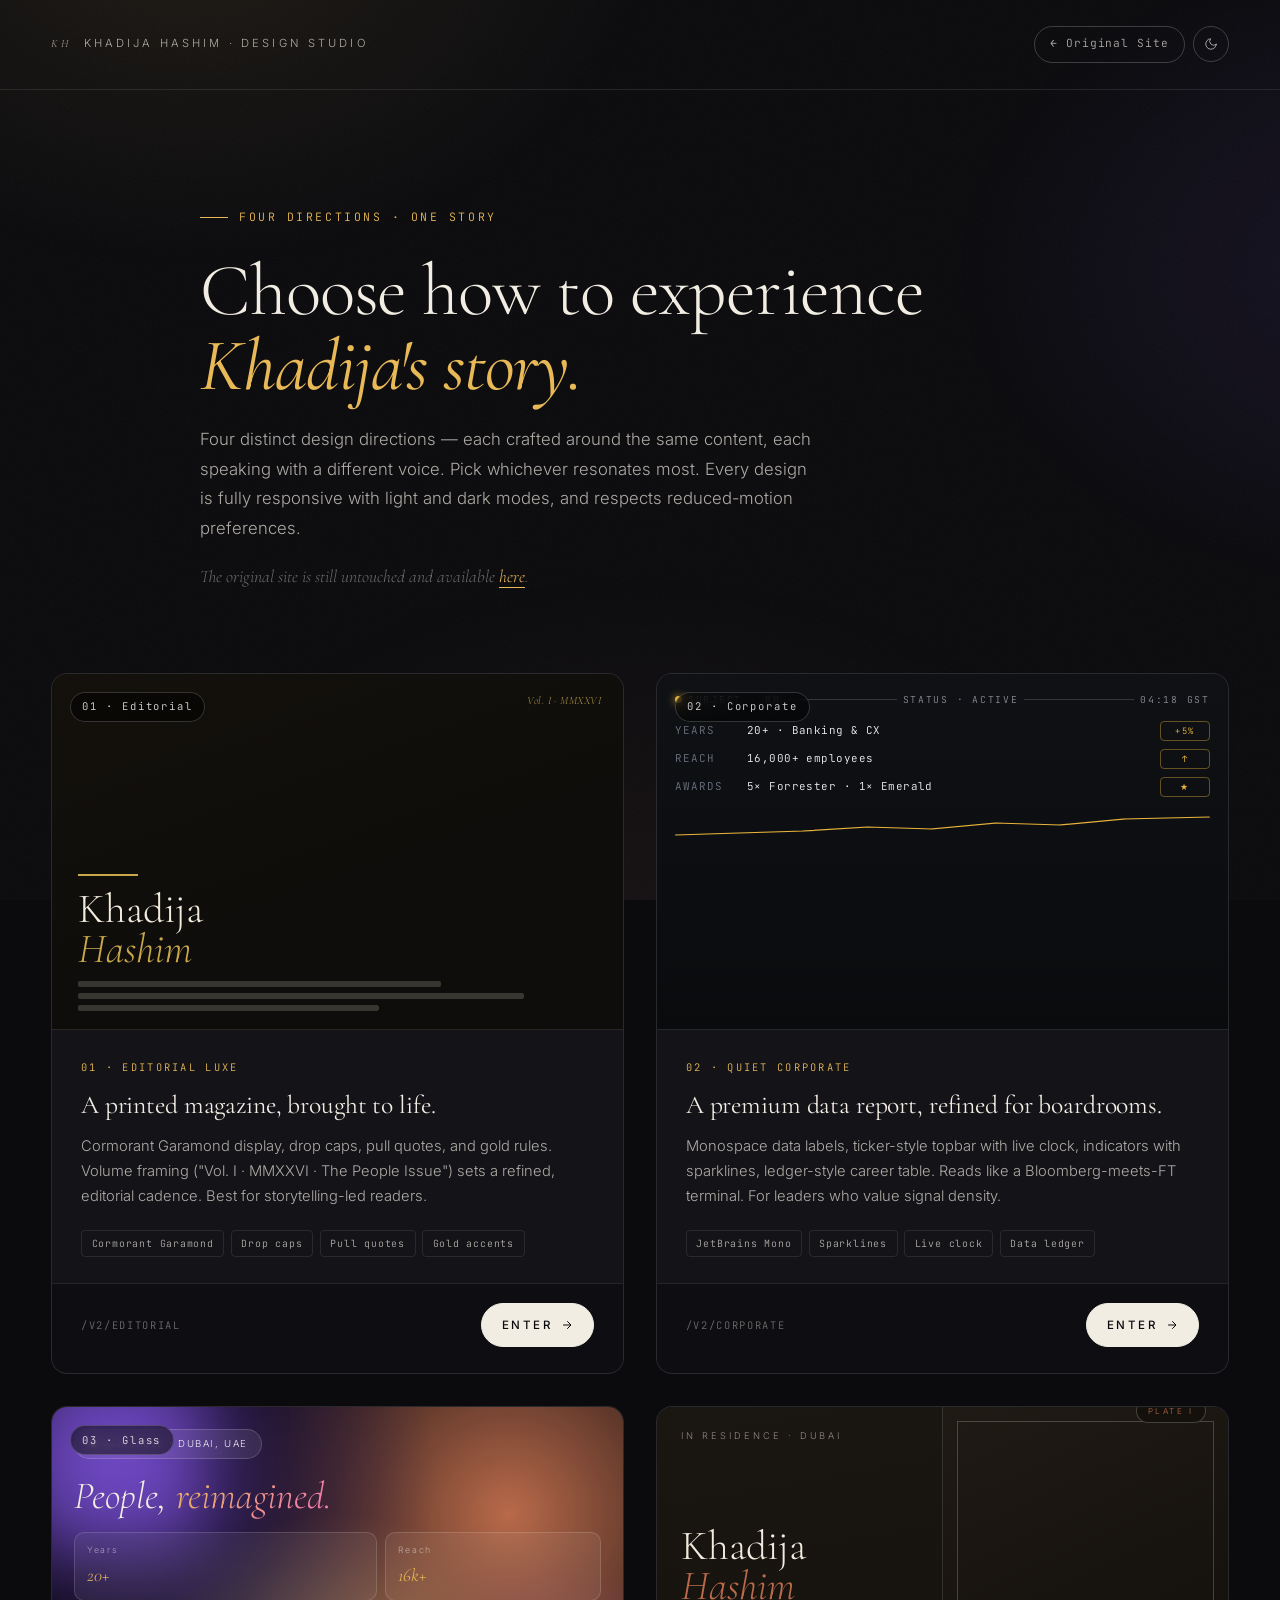
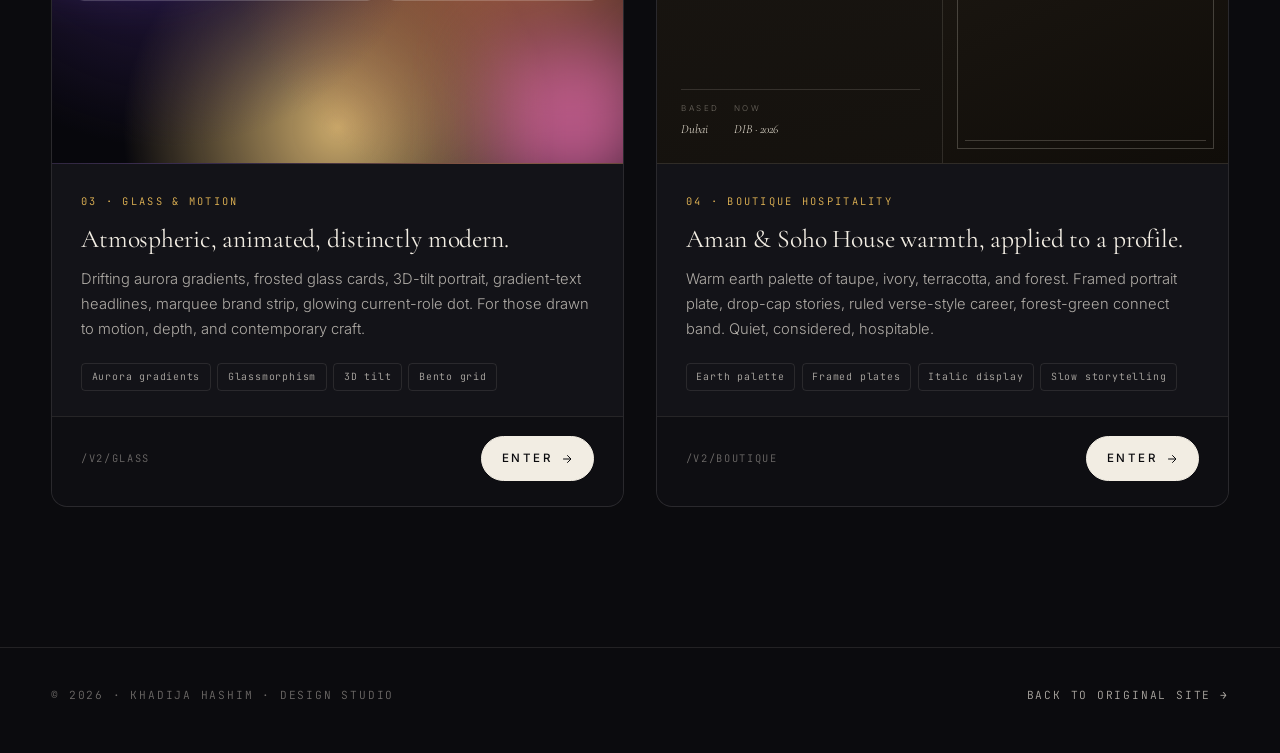
<file: v2/index.html>
<!DOCTYPE html>
<html lang="en" data-theme="dark">
<head>
  <meta charset="UTF-8">
  <meta name="viewport" content="width=device-width, initial-scale=1">
  <title>Khadija Hashim — Design Directions</title>
  <meta name="description" content="Four design directions for Khadija Hashim's profile. Choose one to explore.">

  <link rel="preconnect" href="https://fonts.googleapis.com">
  <link rel="preconnect" href="https://fonts.gstatic.com" crossorigin>
  <link href="https://fonts.googleapis.com/css2?family=Cormorant+Garamond:ital,wght@0,300;0,400;1,400&family=Inter:wght@300;400;500;600&family=JetBrains+Mono:wght@400;500&display=swap" rel="stylesheet">

  <style>
    :root, [data-theme="dark"] {
      --bg: #0B0B0E;
      --bg-2: #131318;
      --ink: #F2EDE3;
      --ink-soft: rgba(242, 237, 227, 0.7);
      --ink-mute: rgba(242, 237, 227, 0.42);
      --line: rgba(242, 237, 227, 0.1);
      --line-hi: rgba(242, 237, 227, 0.22);
      --accent: #E8B956;
    }
    [data-theme="light"] {
      --bg: #F4F1EA;
      --bg-2: #ECE7DB;
      --ink: #15140F;
      --ink-soft: rgba(21, 20, 15, 0.7);
      --ink-mute: rgba(21, 20, 15, 0.45);
      --line: rgba(21, 20, 15, 0.1);
      --line-hi: rgba(21, 20, 15, 0.2);
      --accent: #9B6B1F;
    }

    * { box-sizing: border-box; margin: 0; padding: 0; }
    html { scroll-behavior: smooth; }
    body {
      background: var(--bg);
      color: var(--ink);
      font-family: 'Inter', system-ui, -apple-system, sans-serif;
      font-weight: 300;
      line-height: 1.6;
      -webkit-font-smoothing: antialiased;
      -moz-osx-font-smoothing: grayscale;
      overflow-x: hidden;
      position: relative;
    }

    /* Subtle background ambience */
    body::before {
      content: '';
      position: fixed; inset: 0;
      background:
        radial-gradient(800px 600px at 15% -10%, color-mix(in srgb, var(--accent) 9%, transparent), transparent 60%),
        radial-gradient(700px 500px at 110% 30%, color-mix(in srgb, #8B5CF6 10%, transparent), transparent 65%),
        radial-gradient(900px 700px at 50% 110%, color-mix(in srgb, #B96A4A 8%, transparent), transparent 60%);
      pointer-events: none;
      z-index: 0;
    }
    body::after {
      content: '';
      position: fixed; inset: 0;
      background-image: url("data:image/svg+xml,%3Csvg xmlns='http://www.w3.org/2000/svg' width='180' height='180'%3E%3Cfilter id='n'%3E%3CfeTurbulence type='fractalNoise' baseFrequency='0.85' numOctaves='2' stitchTiles='stitch'/%3E%3CfeColorMatrix values='0 0 0 0 1  0 0 0 0 1  0 0 0 0 1  0 0 0 0.06 0'/%3E%3C/filter%3E%3Crect width='100%25' height='100%25' filter='url(%23n)'/%3E%3C/svg%3E");
      opacity: 0.5;
      pointer-events: none;
      z-index: 0;
    }

    a { color: inherit; text-decoration: none; }

    .wrap { width: min(1280px, 92vw); margin: 0 auto; position: relative; z-index: 2; }

    /* ---------- Top bar ---------- */
    .top {
      padding: 1.6rem 0;
      border-bottom: 1px solid var(--line);
    }
    .top-inner {
      display: flex;
      align-items: center;
      justify-content: space-between;
      gap: 1rem;
    }
    .top-brand {
      display: flex;
      align-items: center;
      gap: 0.7rem;
      color: var(--ink);
    }
    .top-mark {
      font-family: 'Cormorant Garamond', serif;
      font-style: italic;
      font-size: 1.25rem;
      color: var(--accent);
    }
    .top-brand span {
      font-size: 0.7rem;
      letter-spacing: 0.28em;
      text-transform: uppercase;
      color: var(--ink-soft);
    }
    .top-actions { display: flex; align-items: center; gap: 0.5rem; }
    .icon-btn {
      width: 36px; height: 36px;
      border-radius: 50%;
      border: 1px solid var(--line-hi);
      background: transparent;
      color: var(--ink-soft);
      cursor: pointer;
      display: inline-flex;
      align-items: center;
      justify-content: center;
      transition: all 0.25s ease;
    }
    .icon-btn:hover { color: var(--ink); border-color: var(--ink); }
    .icon-btn svg { width: 14px; height: 14px; }
    .icon-btn .sun { display: none; }
    [data-theme="light"] .icon-btn .moon { display: none; }
    [data-theme="light"] .icon-btn .sun { display: inline; }
    .ghost-link {
      font-family: 'JetBrains Mono', monospace;
      font-size: 0.7rem;
      letter-spacing: 0.08em;
      color: var(--ink-soft);
      padding: 0.55rem 0.95rem;
      border: 1px solid var(--line-hi);
      border-radius: 999px;
      transition: all 0.25s ease;
    }
    .ghost-link:hover { color: var(--accent); border-color: var(--accent); }

    /* ---------- Hero / Intro ---------- */
    .hero {
      padding: clamp(60px, 10vw, 110px) 0 clamp(40px, 6vw, 70px);
      max-width: 880px;
    }
    .hero .eyebrow {
      display: inline-flex;
      align-items: center;
      gap: 0.7rem;
      font-family: 'JetBrains Mono', monospace;
      font-size: 0.72rem;
      letter-spacing: 0.22em;
      text-transform: uppercase;
      color: var(--accent);
      margin-bottom: 1.6rem;
    }
    .hero .eyebrow::before {
      content: '';
      width: 28px; height: 1px; background: var(--accent);
    }
    .hero h1 {
      font-family: 'Cormorant Garamond', serif;
      font-weight: 300;
      font-size: clamp(2.6rem, 6vw, 4.6rem);
      line-height: 1.02;
      letter-spacing: -0.015em;
      margin-bottom: 1.4rem;
    }
    .hero h1 em {
      font-style: italic;
      color: var(--accent);
      font-weight: 400;
    }
    .hero p {
      font-size: 1.05rem;
      color: var(--ink-soft);
      max-width: 620px;
      line-height: 1.75;
      margin-bottom: 0.6rem;
    }
    .hero .sub {
      font-family: 'Cormorant Garamond', serif;
      font-style: italic;
      font-size: 1.1rem;
      color: var(--ink-mute);
      margin-top: 1.2rem;
    }

    /* ---------- Grid of designs ---------- */
    .grid {
      padding-bottom: clamp(80px, 12vw, 140px);
      display: grid;
      grid-template-columns: repeat(2, 1fr);
      gap: 2rem;
    }
    .card {
      position: relative;
      border: 1px solid var(--line);
      border-radius: 16px;
      overflow: hidden;
      background: var(--bg-2);
      transition: transform 0.35s ease, border-color 0.35s ease, box-shadow 0.35s ease;
      display: flex;
      flex-direction: column;
    }
    .card:hover {
      transform: translateY(-4px);
      border-color: var(--line-hi);
      box-shadow: 0 40px 80px -30px rgba(0,0,0,0.55);
    }

    .preview {
      position: relative;
      aspect-ratio: 16/10;
      overflow: hidden;
      border-bottom: 1px solid var(--line);
    }
    .preview-num {
      position: absolute;
      top: 18px; left: 18px;
      z-index: 3;
      font-family: 'JetBrains Mono', monospace;
      font-size: 0.66rem;
      letter-spacing: 0.18em;
      color: rgba(255,255,255,0.85);
      padding: 0.35rem 0.7rem;
      background: rgba(0,0,0,0.5);
      backdrop-filter: blur(8px);
      border: 1px solid rgba(255,255,255,0.18);
      border-radius: 999px;
    }

    /* Each preview is a tiny CSS art impression of the design */

    /* Editorial Luxe preview */
    .pv-editorial {
      background: linear-gradient(160deg, #14110C, #0E0D0B 60%);
      padding: 26px 26px 0;
      display: flex;
      flex-direction: column;
      justify-content: flex-end;
    }
    .pv-editorial .meta-row {
      position: absolute;
      top: 18px; right: 22px;
      font-family: 'Cormorant Garamond', serif;
      font-style: italic;
      font-size: 0.7rem;
      color: rgba(201, 168, 76, 0.9);
      letter-spacing: 0.04em;
    }
    .pv-editorial .title {
      font-family: 'Cormorant Garamond', serif;
      font-weight: 300;
      font-size: clamp(1.6rem, 3.6vw, 2.6rem);
      line-height: 0.95;
      color: #F2EBDD;
      margin-bottom: 0.4rem;
    }
    .pv-editorial .title em {
      font-style: italic;
      color: #C9A84C;
      display: block;
    }
    .pv-editorial .lines {
      display: flex;
      flex-direction: column;
      gap: 6px;
      margin: 12px 0 18px;
    }
    .pv-editorial .lines span {
      height: 6px;
      background: rgba(242, 235, 221, 0.18);
      border-radius: 2px;
    }
    .pv-editorial .lines span:nth-child(1) { width: 70%; }
    .pv-editorial .lines span:nth-child(2) { width: 86%; }
    .pv-editorial .lines span:nth-child(3) { width: 58%; }
    .pv-editorial .rule {
      width: 60px; height: 2px; background: #C9A84C; margin-bottom: 14px;
    }

    /* Corporate (terminal/data) preview */
    .pv-corporate {
      background: linear-gradient(180deg, #0F1115 0%, #0A0B0D 100%);
      padding: 18px;
      font-family: 'JetBrains Mono', monospace;
      color: #DDE3EC;
    }
    .pv-corporate .bar {
      display: flex;
      align-items: center;
      gap: 6px;
      font-size: 0.6rem;
      color: rgba(221, 227, 236, 0.6);
      letter-spacing: 0.18em;
      margin-bottom: 14px;
    }
    .pv-corporate .bar .dot { width: 7px; height: 7px; border-radius: 50%; background: #E8B33B; box-shadow: 0 0 8px #E8B33B; }
    .pv-corporate .bar .seg { flex: 1; height: 1px; background: rgba(221, 227, 236, 0.18); }
    .pv-corporate .rows { display: grid; gap: 8px; }
    .pv-corporate .row {
      display: grid;
      grid-template-columns: 60px 1fr 50px;
      gap: 12px;
      align-items: center;
      font-size: 0.68rem;
    }
    .pv-corporate .row .k { color: #6B7480; letter-spacing: 0.1em; }
    .pv-corporate .row .v { color: #F2F4F8; letter-spacing: 0.04em; }
    .pv-corporate .row .pill {
      font-size: 0.55rem;
      letter-spacing: 0.16em;
      color: #E8B33B;
      border: 1px solid rgba(232, 179, 59, 0.4);
      padding: 2px 6px;
      border-radius: 4px;
      text-align: center;
    }
    .pv-corporate .spark {
      grid-column: 1 / -1;
      height: 28px;
      margin-top: 8px;
    }
    .pv-corporate .spark svg { width: 100%; height: 100%; }
    .pv-corporate .spark path {
      fill: none; stroke: #E8B33B; stroke-width: 1.2;
    }

    /* Glass & Motion preview */
    .pv-glass {
      background: radial-gradient(circle at 20% 20%, #2D1B4E, transparent 50%),
                  radial-gradient(circle at 80% 30%, #B96A4A, transparent 55%),
                  radial-gradient(circle at 50% 90%, #C9A86A, transparent 50%),
                  #07070C;
      padding: 22px;
      position: relative;
      overflow: hidden;
    }
    .pv-glass::before,
    .pv-glass::after {
      content: '';
      position: absolute;
      filter: blur(40px);
      opacity: 0.7;
    }
    .pv-glass::before { width: 180px; height: 180px; background: #8B5CF6; top: -40px; left: -30px; }
    .pv-glass::after { width: 160px; height: 160px; background: #F472B6; bottom: -40px; right: -30px; }
    .pv-glass .pill {
      position: relative;
      z-index: 2;
      display: inline-flex;
      align-items: center;
      gap: 0.4rem;
      font-family: 'Inter', sans-serif;
      font-size: 0.6rem;
      letter-spacing: 0.16em;
      text-transform: uppercase;
      color: rgba(255,255,255,0.9);
      padding: 0.4rem 0.85rem;
      background: rgba(255,255,255,0.08);
      backdrop-filter: blur(12px);
      border: 1px solid rgba(255,255,255,0.16);
      border-radius: 999px;
      margin-bottom: 18px;
    }
    .pv-glass .title {
      position: relative;
      z-index: 2;
      font-family: 'Cormorant Garamond', serif;
      font-style: italic;
      font-weight: 300;
      font-size: clamp(1.5rem, 3.4vw, 2.4rem);
      line-height: 1;
      color: #F2EDE3;
      margin-bottom: 12px;
    }
    .pv-glass .title .grad {
      background: linear-gradient(135deg, #E8B956, #F472B6);
      -webkit-background-clip: text;
      background-clip: text;
      color: transparent;
    }
    .pv-glass .cards {
      position: relative;
      z-index: 2;
      display: grid;
      grid-template-columns: 1.4fr 1fr;
      gap: 8px;
      margin-top: 16px;
    }
    .pv-glass .gc {
      background: rgba(255,255,255,0.06);
      backdrop-filter: blur(14px);
      border: 1px solid rgba(255,255,255,0.14);
      border-radius: 10px;
      padding: 10px 12px;
      min-height: 50px;
    }
    .pv-glass .gc .l {
      font-size: 0.55rem;
      letter-spacing: 0.18em;
      color: rgba(255,255,255,0.5);
      margin-bottom: 4px;
    }
    .pv-glass .gc .v {
      font-family: 'Cormorant Garamond', serif;
      font-style: italic;
      font-size: 1.15rem;
      color: #E8B956;
    }

    /* Boutique preview */
    .pv-boutique {
      background: linear-gradient(170deg, #1A1612, #14110D);
      padding: 0;
      position: relative;
      display: grid;
      grid-template-columns: 1fr 1fr;
    }
    .pv-boutique .left {
      padding: 22px 22px 22px 24px;
      display: flex;
      flex-direction: column;
      justify-content: space-between;
    }
    .pv-boutique .top {
      font-family: 'Inter', sans-serif;
      font-size: 0.58rem;
      letter-spacing: 0.32em;
      text-transform: uppercase;
      color: rgba(242, 235, 221, 0.55);
      padding: 0;
      border: none;
    }
    .pv-boutique .name {
      font-family: 'Cormorant Garamond', serif;
      font-weight: 300;
      font-size: clamp(1.6rem, 3.8vw, 2.6rem);
      line-height: 0.95;
      color: #F2EBDD;
    }
    .pv-boutique .name em {
      font-style: italic;
      color: #B96A4A;
      display: block;
    }
    .pv-boutique .meta {
      display: flex;
      gap: 14px;
      padding-top: 12px;
      border-top: 1px solid rgba(242, 235, 221, 0.14);
    }
    .pv-boutique .meta .k {
      display: block;
      font-size: 0.5rem;
      letter-spacing: 0.32em;
      text-transform: uppercase;
      color: rgba(242, 235, 221, 0.4);
    }
    .pv-boutique .meta .v {
      font-family: 'Cormorant Garamond', serif;
      font-style: italic;
      font-size: 0.78rem;
      color: #F2EBDD;
    }
    .pv-boutique .frame {
      position: relative;
      background: linear-gradient(155deg, #1F1A14, #100D09);
      border-left: 1px solid rgba(242, 235, 221, 0.14);
    }
    .pv-boutique .frame::before {
      content: '';
      position: absolute;
      inset: 14px;
      border: 1px solid rgba(242, 235, 221, 0.22);
    }
    .pv-boutique .frame::after {
      content: '';
      position: absolute;
      bottom: 22px; left: 22px; right: 22px;
      height: 1px;
      background: rgba(242, 235, 221, 0.2);
    }
    .pv-boutique .frame-tag {
      position: absolute;
      top: -8px;
      right: 22px;
      background: #14110D;
      color: #B96A4A;
      font-family: 'Inter', sans-serif;
      font-size: 0.5rem;
      letter-spacing: 0.32em;
      text-transform: uppercase;
      padding: 0.3rem 0.7rem;
      border: 1px solid rgba(242, 235, 221, 0.22);
      border-radius: 999px;
    }

    /* ---------- Card body ---------- */
    .card-body {
      padding: 1.8rem 1.8rem 1.6rem;
      display: flex;
      flex-direction: column;
      gap: 0.9rem;
      flex: 1;
    }
    .card-tag {
      font-family: 'JetBrains Mono', monospace;
      font-size: 0.65rem;
      letter-spacing: 0.22em;
      text-transform: uppercase;
      color: var(--accent);
    }
    .card-title {
      font-family: 'Cormorant Garamond', serif;
      font-weight: 400;
      font-size: clamp(1.4rem, 2vw, 1.7rem);
      line-height: 1.15;
      color: var(--ink);
      letter-spacing: -0.005em;
    }
    .card-desc {
      font-size: 0.92rem;
      color: var(--ink-soft);
      line-height: 1.7;
      margin: 0;
    }
    .card-feats {
      display: flex;
      flex-wrap: wrap;
      gap: 0.4rem;
      margin-top: 0.4rem;
    }
    .card-feats span {
      font-family: 'JetBrains Mono', monospace;
      font-size: 0.62rem;
      letter-spacing: 0.08em;
      color: var(--ink-soft);
      padding: 0.3rem 0.6rem;
      border: 1px solid var(--line);
      border-radius: 4px;
    }
    .card-foot {
      display: flex;
      align-items: center;
      justify-content: space-between;
      gap: 1rem;
      padding: 1.2rem 1.8rem 1.6rem;
      border-top: 1px solid var(--line);
      background: color-mix(in srgb, var(--bg) 60%, transparent);
    }
    .card-foot .meta {
      font-family: 'JetBrains Mono', monospace;
      font-size: 0.65rem;
      letter-spacing: 0.16em;
      color: var(--ink-mute);
      text-transform: uppercase;
    }
    .enter {
      display: inline-flex;
      align-items: center;
      gap: 0.55rem;
      font-family: 'Inter', sans-serif;
      font-size: 0.72rem;
      font-weight: 500;
      letter-spacing: 0.22em;
      text-transform: uppercase;
      color: var(--bg);
      background: var(--ink);
      padding: 0.75rem 1.25rem;
      border: 1px solid var(--ink);
      border-radius: 999px;
      transition: all 0.25s ease;
    }
    .enter:hover {
      background: var(--accent);
      border-color: var(--accent);
      color: var(--bg);
    }
    .enter svg { width: 12px; height: 12px; transition: transform 0.25s ease; }
    .enter:hover svg { transform: translateX(3px); }

    /* ---------- Foot ---------- */
    .foot {
      padding: 2.4rem 0 3rem;
      border-top: 1px solid var(--line);
      font-family: 'JetBrains Mono', monospace;
      font-size: 0.7rem;
      letter-spacing: 0.16em;
      text-transform: uppercase;
      color: var(--ink-mute);
    }
    .foot-inner {
      display: flex;
      align-items: center;
      justify-content: space-between;
      gap: 1rem;
      flex-wrap: wrap;
    }
    .foot a { color: var(--ink-soft); transition: color 0.25s ease; }
    .foot a:hover { color: var(--accent); }

    /* ---------- Reveal ---------- */
    .reveal {
      opacity: 0;
      transform: translateY(20px);
      transition: opacity 0.7s ease, transform 0.7s ease;
      transition-delay: var(--rd, 0s);
    }
    .reveal.in { opacity: 1; transform: none; }

    /* ---------- Responsive ---------- */
    @media (max-width: 860px) {
      .grid { grid-template-columns: 1fr; }
      .top-inner { gap: 0.6rem; }
      .top-brand span { display: none; }
    }
    @media (max-width: 520px) {
      .card-foot { flex-direction: column; align-items: flex-start; }
      .ghost-link { display: none; }
    }

    @media (prefers-reduced-motion: reduce) {
      *, *::before, *::after { animation: none !important; transition-duration: 0.01ms !important; }
      .reveal { opacity: 1; transform: none; }
    }
  </style>
</head>
<body>


  <!-- ============== TOP BAR ============== -->
  <header class="top">
    <div class="wrap top-inner">
      <a href="../" class="top-brand">
        <span class="top-mark">kh</span>
        <span>Khadija Hashim · Design Studio</span>
      </a>
      <div class="top-actions">
        <a class="ghost-link" href="../">← Original Site</a>
        <button class="icon-btn" data-theme-toggle aria-label="Toggle theme">
          <svg class="moon" viewBox="0 0 24 24" fill="none" stroke="currentColor" stroke-width="1.6" stroke-linecap="round" stroke-linejoin="round"><path d="M21 12.8A9 9 0 1 1 11.2 3a7 7 0 0 0 9.8 9.8z"/></svg>
          <svg class="sun" viewBox="0 0 24 24" fill="none" stroke="currentColor" stroke-width="1.6" stroke-linecap="round" stroke-linejoin="round"><circle cx="12" cy="12" r="4"/><path d="M12 2v2M12 20v2M4.93 4.93l1.41 1.41M17.66 17.66l1.41 1.41M2 12h2M20 12h2M4.93 19.07l1.41-1.41M17.66 6.34l1.41-1.41"/></svg>
        </button>
      </div>
    </div>
  </header>


  <!-- ============== HERO ============== -->
  <section class="wrap hero">
    <p class="eyebrow reveal">Four Directions · One Story</p>
    <h1 class="reveal" style="--rd:.05s">
      Choose how to experience <em>Khadija's story.</em>
    </h1>
    <p class="reveal" style="--rd:.1s">
      Four distinct design directions — each crafted around the same content,
      each speaking with a different voice. Pick whichever resonates most.
      Every design is fully responsive with light and dark modes, and respects
      reduced-motion preferences.
    </p>
    <p class="sub reveal" style="--rd:.15s">
      The original site is still untouched and available <a style="color: var(--accent); border-bottom: 1px solid currentColor;" href="../">here</a>.
    </p>
  </section>


  <!-- ============== GRID ============== -->
  <section class="wrap grid">

    <!-- 01 EDITORIAL LUXE -->
    <a class="card reveal" href="editorial/">
      <div class="preview pv-editorial">
        <span class="preview-num">01 · Editorial</span>
        <span class="meta-row">Vol. I · MMXXVI</span>
        <div>
          <div class="rule"></div>
          <h3 class="title">Khadija<em>Hashim</em></h3>
          <div class="lines">
            <span></span><span></span><span></span>
          </div>
        </div>
      </div>
      <div class="card-body">
        <p class="card-tag">01 · Editorial Luxe</p>
        <h3 class="card-title">A printed magazine, brought to life.</h3>
        <p class="card-desc">
          Cormorant Garamond display, drop caps, pull quotes, and gold rules.
          Volume framing ("Vol. I · MMXXVI · The People Issue") sets a refined,
          editorial cadence. Best for storytelling-led readers.
        </p>
        <div class="card-feats">
          <span>Cormorant Garamond</span>
          <span>Drop caps</span>
          <span>Pull quotes</span>
          <span>Gold accents</span>
        </div>
      </div>
      <div class="card-foot">
        <span class="meta">/v2/editorial</span>
        <span class="enter">
          Enter
          <svg viewBox="0 0 24 24" fill="none" stroke="currentColor" stroke-width="2" stroke-linecap="round" stroke-linejoin="round"><path d="M5 12h14M13 5l7 7-7 7"/></svg>
        </span>
      </div>
    </a>

    <!-- 02 QUIET CORPORATE -->
    <a class="card reveal" style="--rd:.08s" href="corporate/">
      <div class="preview pv-corporate">
        <span class="preview-num">02 · Corporate</span>
        <div class="bar">
          <span class="dot"></span>
          <span>SUBJECT · KH</span>
          <span class="seg"></span>
          <span>STATUS · ACTIVE</span>
          <span class="seg"></span>
          <span>04:18 GST</span>
        </div>
        <div class="rows">
          <div class="row">
            <span class="k">YEARS</span>
            <span class="v">20+ · Banking &amp; CX</span>
            <span class="pill">+5%</span>
          </div>
          <div class="row">
            <span class="k">REACH</span>
            <span class="v">16,000+ employees</span>
            <span class="pill">↑</span>
          </div>
          <div class="row">
            <span class="k">AWARDS</span>
            <span class="v">5× Forrester · 1× Emerald</span>
            <span class="pill">★</span>
          </div>
          <div class="spark">
            <svg viewBox="0 0 100 28" preserveAspectRatio="none">
              <path d="M0 22 L12 20 L24 18 L36 14 L48 16 L60 10 L72 12 L84 6 L100 4"/>
            </svg>
          </div>
        </div>
      </div>
      <div class="card-body">
        <p class="card-tag">02 · Quiet Corporate</p>
        <h3 class="card-title">A premium data report, refined for boardrooms.</h3>
        <p class="card-desc">
          Monospace data labels, ticker-style topbar with live clock, indicators
          with sparklines, ledger-style career table. Reads like a Bloomberg-meets-FT
          terminal. For leaders who value signal density.
        </p>
        <div class="card-feats">
          <span>JetBrains Mono</span>
          <span>Sparklines</span>
          <span>Live clock</span>
          <span>Data ledger</span>
        </div>
      </div>
      <div class="card-foot">
        <span class="meta">/v2/corporate</span>
        <span class="enter">
          Enter
          <svg viewBox="0 0 24 24" fill="none" stroke="currentColor" stroke-width="2" stroke-linecap="round" stroke-linejoin="round"><path d="M5 12h14M13 5l7 7-7 7"/></svg>
        </span>
      </div>
    </a>

    <!-- 03 GLASS & MOTION -->
    <a class="card reveal" style="--rd:.16s" href="glass/">
      <div class="preview pv-glass">
        <span class="preview-num">03 · Glass</span>
        <span class="pill">● Available · Dubai, UAE</span>
        <h3 class="title">People, <span class="grad">reimagined.</span></h3>
        <div class="cards">
          <div class="gc">
            <div class="l">Years</div>
            <div class="v">20+</div>
          </div>
          <div class="gc">
            <div class="l">Reach</div>
            <div class="v">16k+</div>
          </div>
        </div>
      </div>
      <div class="card-body">
        <p class="card-tag">03 · Glass &amp; Motion</p>
        <h3 class="card-title">Atmospheric, animated, distinctly modern.</h3>
        <p class="card-desc">
          Drifting aurora gradients, frosted glass cards, 3D-tilt portrait,
          gradient-text headlines, marquee brand strip, glowing current-role dot.
          For those drawn to motion, depth, and contemporary craft.
        </p>
        <div class="card-feats">
          <span>Aurora gradients</span>
          <span>Glassmorphism</span>
          <span>3D tilt</span>
          <span>Bento grid</span>
        </div>
      </div>
      <div class="card-foot">
        <span class="meta">/v2/glass</span>
        <span class="enter">
          Enter
          <svg viewBox="0 0 24 24" fill="none" stroke="currentColor" stroke-width="2" stroke-linecap="round" stroke-linejoin="round"><path d="M5 12h14M13 5l7 7-7 7"/></svg>
        </span>
      </div>
    </a>

    <!-- 04 BOUTIQUE -->
    <a class="card reveal" style="--rd:.24s" href="boutique/">
      <div class="preview pv-boutique">
        <div class="left">
          <p class="top">In Residence · Dubai</p>
          <h3 class="name">Khadija<em>Hashim</em></h3>
          <div class="meta">
            <div>
              <span class="k">Based</span>
              <span class="v">Dubai</span>
            </div>
            <div>
              <span class="k">Now</span>
              <span class="v">DIB · 2026</span>
            </div>
          </div>
        </div>
        <div class="frame">
          <span class="frame-tag">Plate I</span>
        </div>
      </div>
      <div class="card-body">
        <p class="card-tag">04 · Boutique Hospitality</p>
        <h3 class="card-title">Aman &amp; Soho House warmth, applied to a profile.</h3>
        <p class="card-desc">
          Warm earth palette of taupe, ivory, terracotta, and forest. Framed
          portrait plate, drop-cap stories, ruled verse-style career, forest-green
          connect band. Quiet, considered, hospitable.
        </p>
        <div class="card-feats">
          <span>Earth palette</span>
          <span>Framed plates</span>
          <span>Italic display</span>
          <span>Slow storytelling</span>
        </div>
      </div>
      <div class="card-foot">
        <span class="meta">/v2/boutique</span>
        <span class="enter">
          Enter
          <svg viewBox="0 0 24 24" fill="none" stroke="currentColor" stroke-width="2" stroke-linecap="round" stroke-linejoin="round"><path d="M5 12h14M13 5l7 7-7 7"/></svg>
        </span>
      </div>
    </a>

  </section>


  <!-- ============== FOOT ============== -->
  <footer class="foot">
    <div class="wrap foot-inner">
      <p>© <span data-year>2026</span> · Khadija Hashim · Design Studio</p>
      <p><a href="../">Back to Original Site →</a></p>
    </div>
  </footer>


  <script>
    (function () {
      'use strict';
      const root = document.documentElement;
      const THEME_KEY = 'kh-picker-theme';
      const stored = localStorage.getItem(THEME_KEY);
      root.setAttribute('data-theme', stored === 'light' ? 'light' : 'dark');
      document.querySelectorAll('[data-theme-toggle]').forEach(btn => {
        btn.addEventListener('click', () => {
          const next = root.getAttribute('data-theme') === 'light' ? 'dark' : 'light';
          root.setAttribute('data-theme', next);
          localStorage.setItem(THEME_KEY, next);
        });
      });

      if ('IntersectionObserver' in window) {
        const io = new IntersectionObserver((entries) => {
          entries.forEach(e => {
            if (e.isIntersecting) {
              e.target.classList.add('in');
              io.unobserve(e.target);
            }
          });
        }, { threshold: 0.1, rootMargin: '0px 0px -40px 0px' });
        document.querySelectorAll('.reveal').forEach(el => io.observe(el));
      } else {
        document.querySelectorAll('.reveal').forEach(el => el.classList.add('in'));
      }

      const y = document.querySelector('[data-year]');
      if (y) y.textContent = new Date().getFullYear();
    })();
  </script>
</body>
</html>
</file>
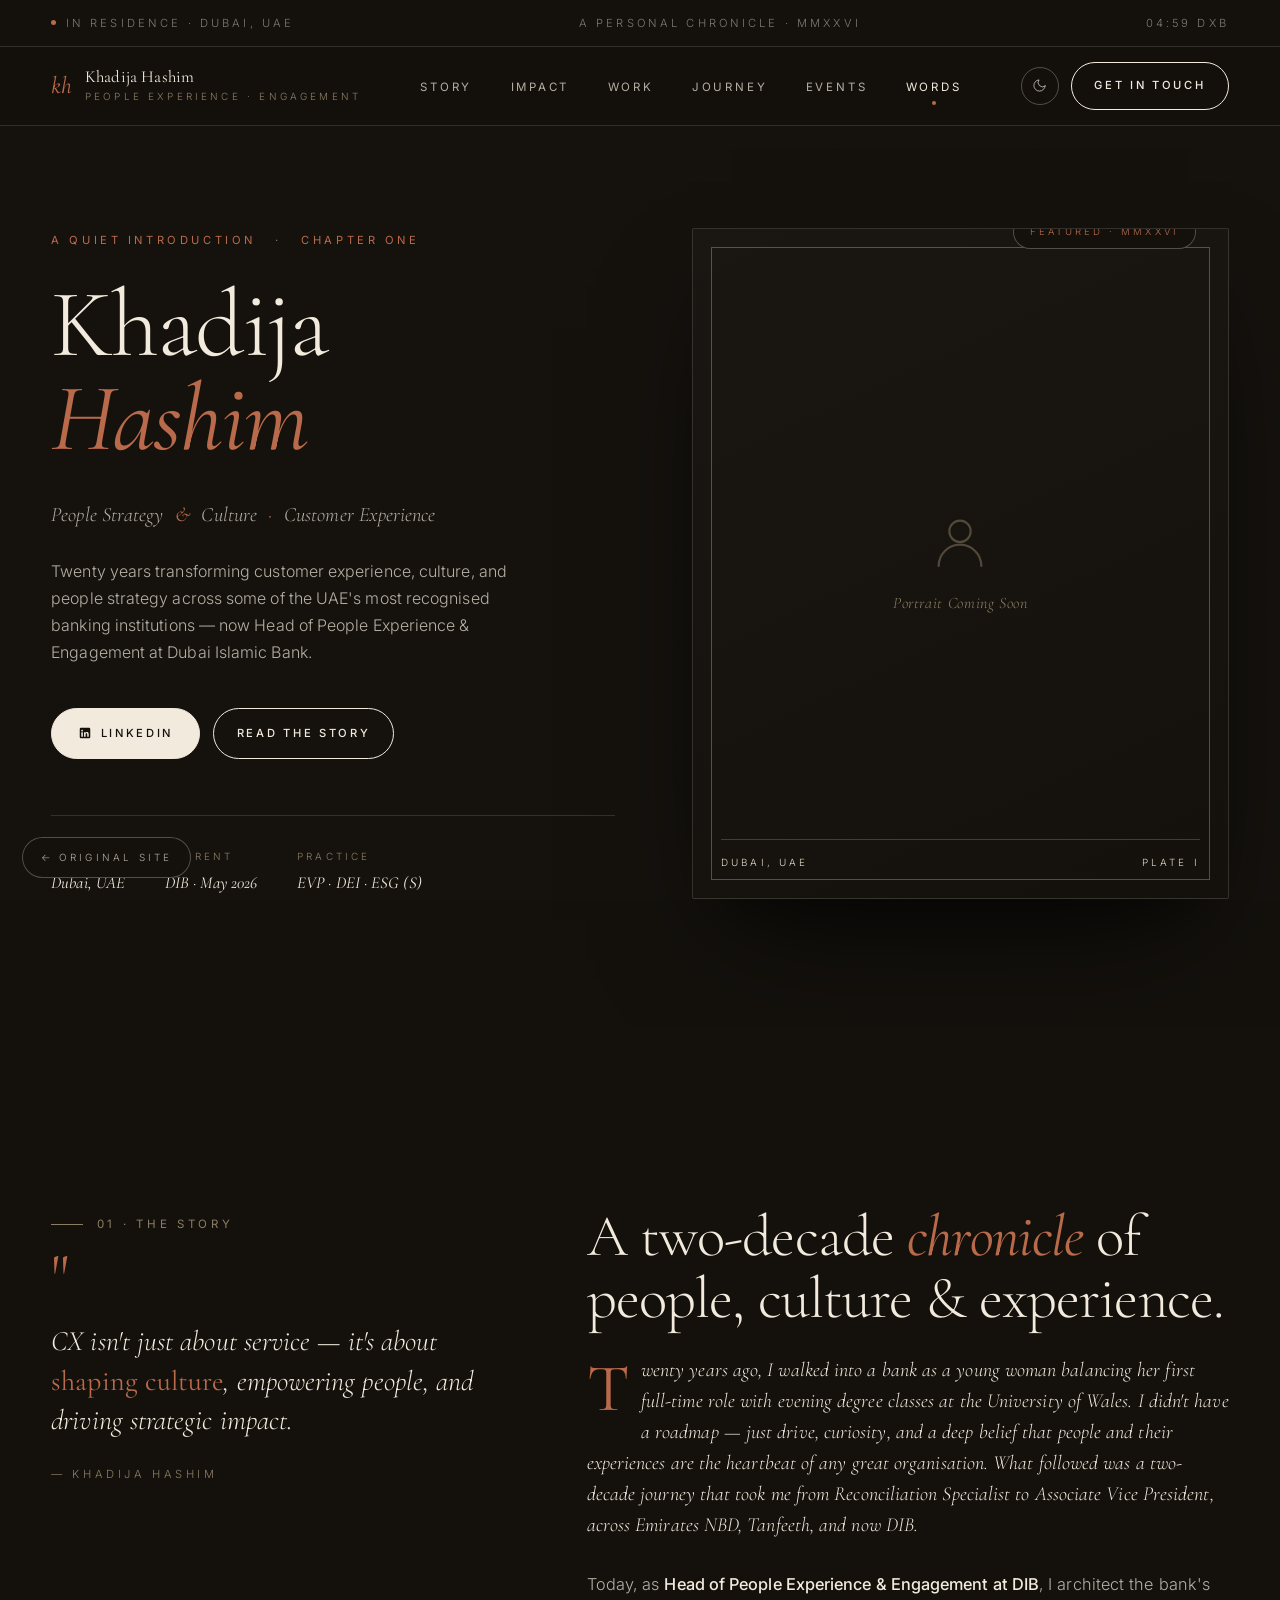
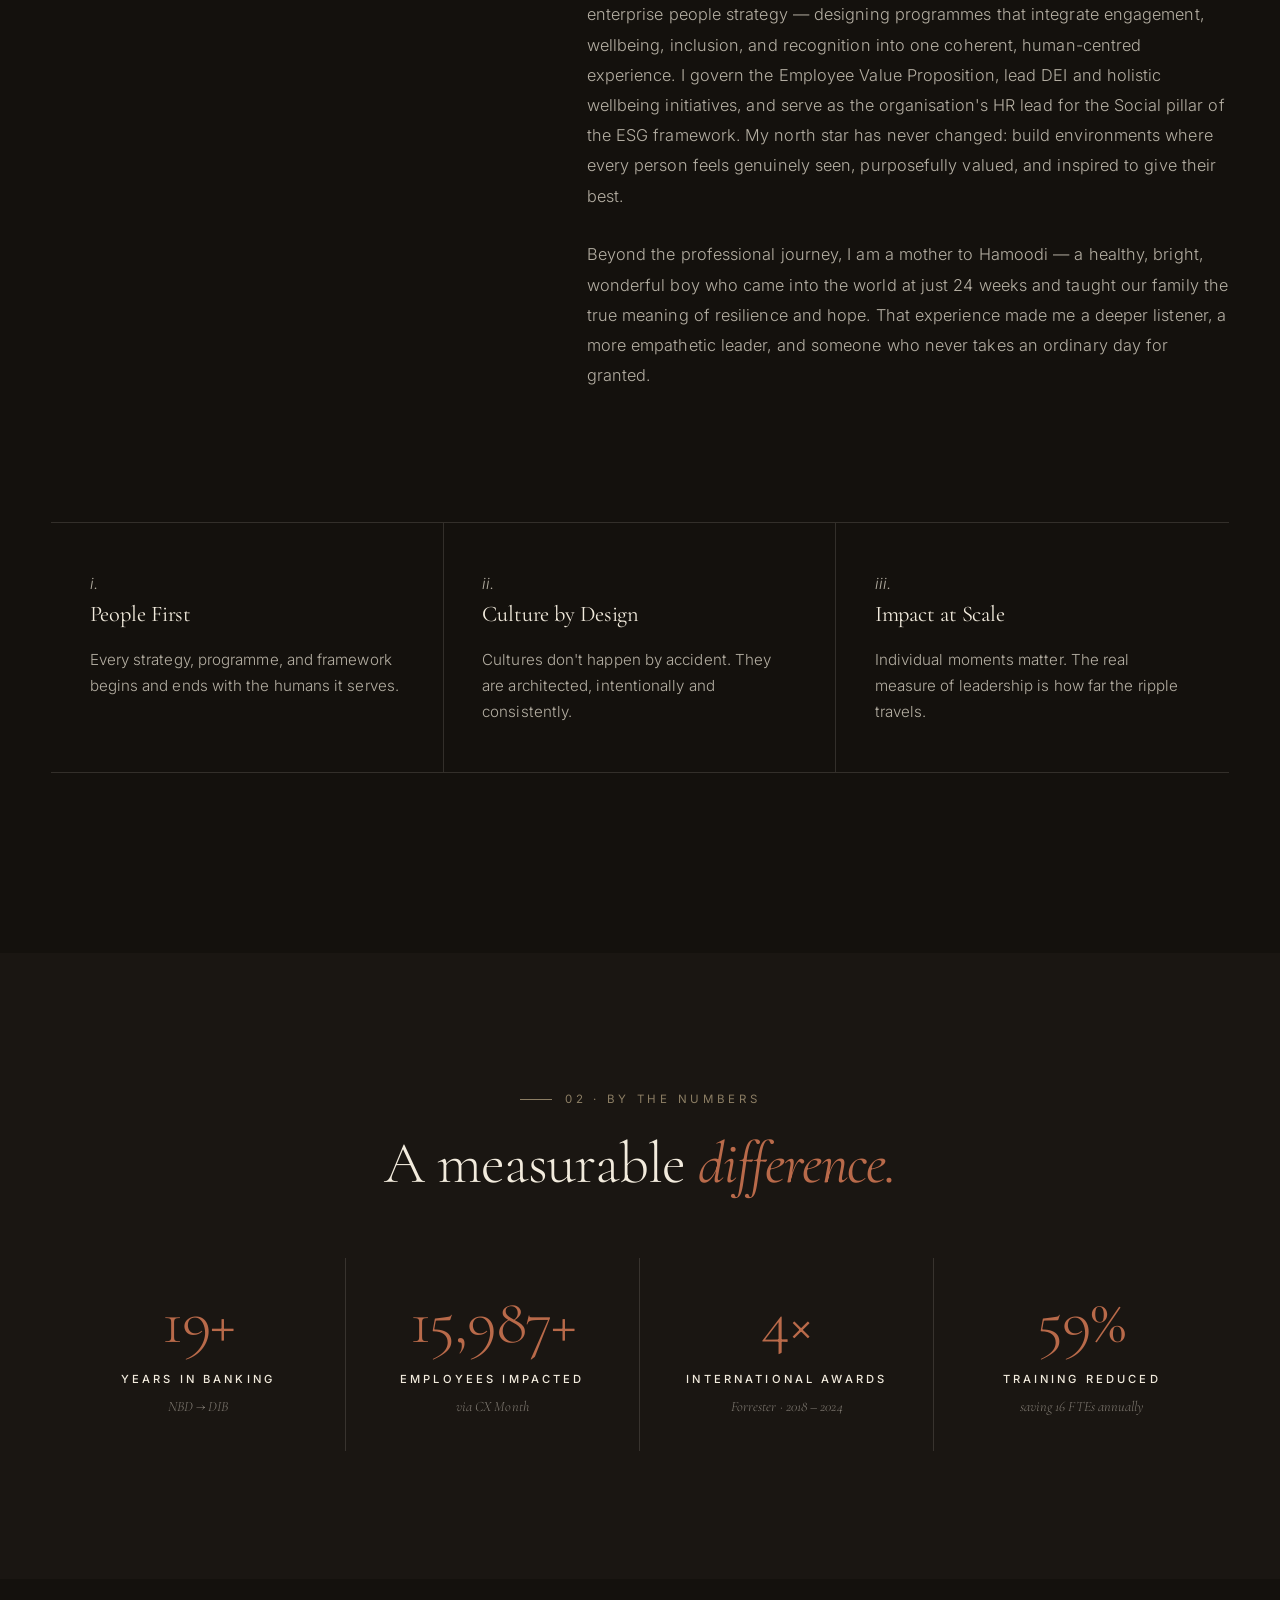
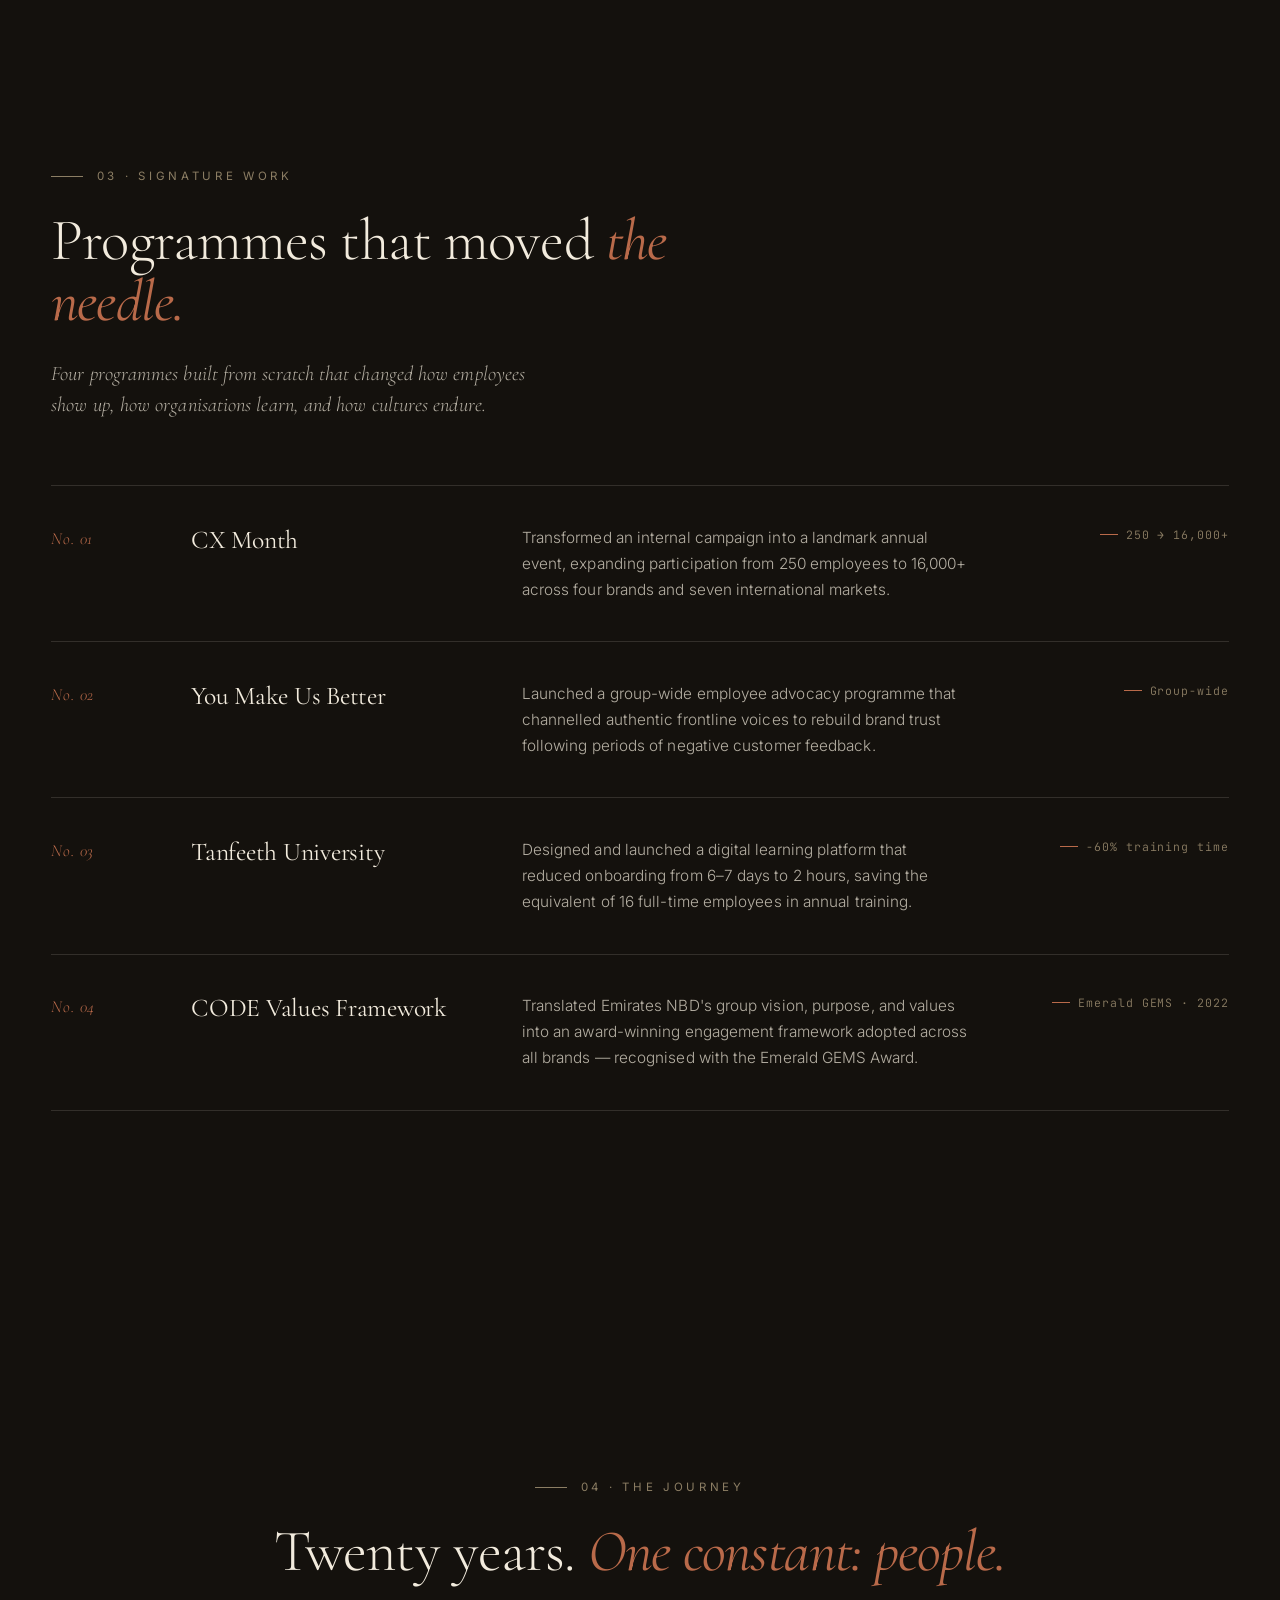
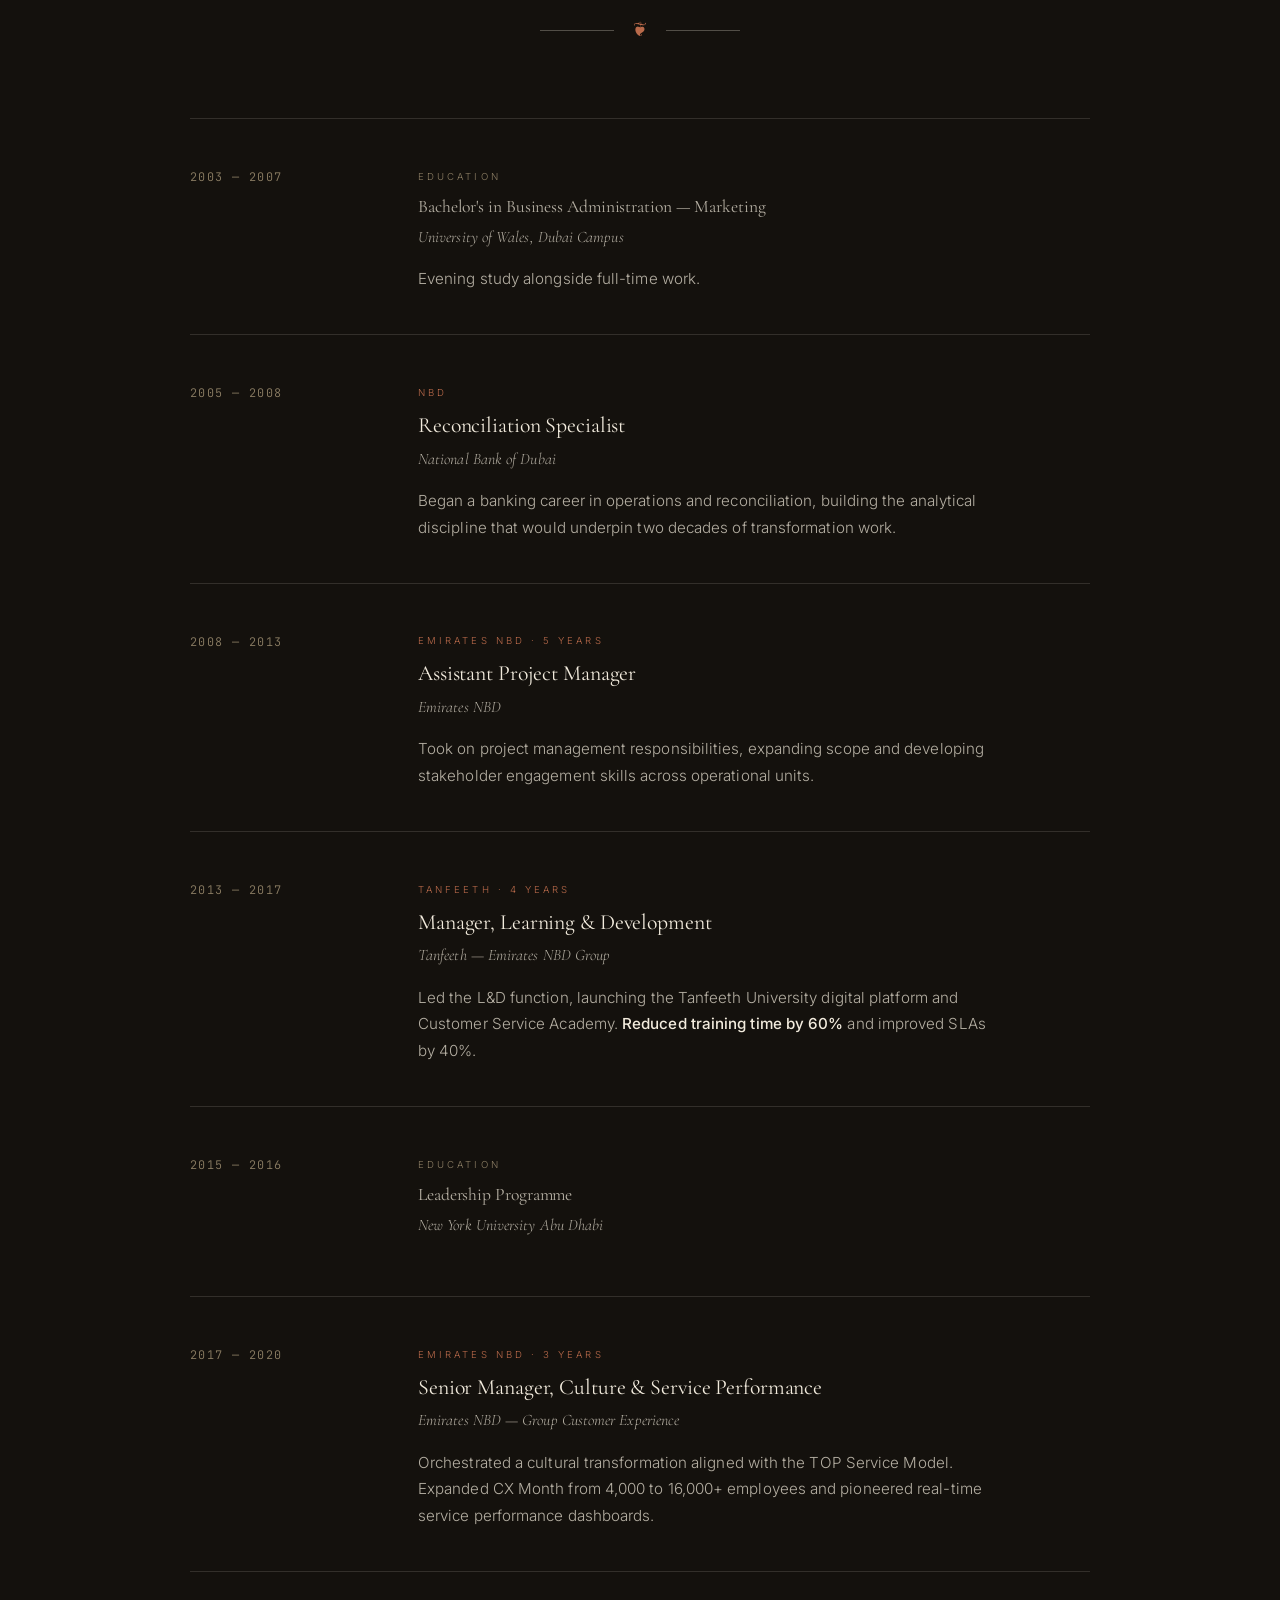
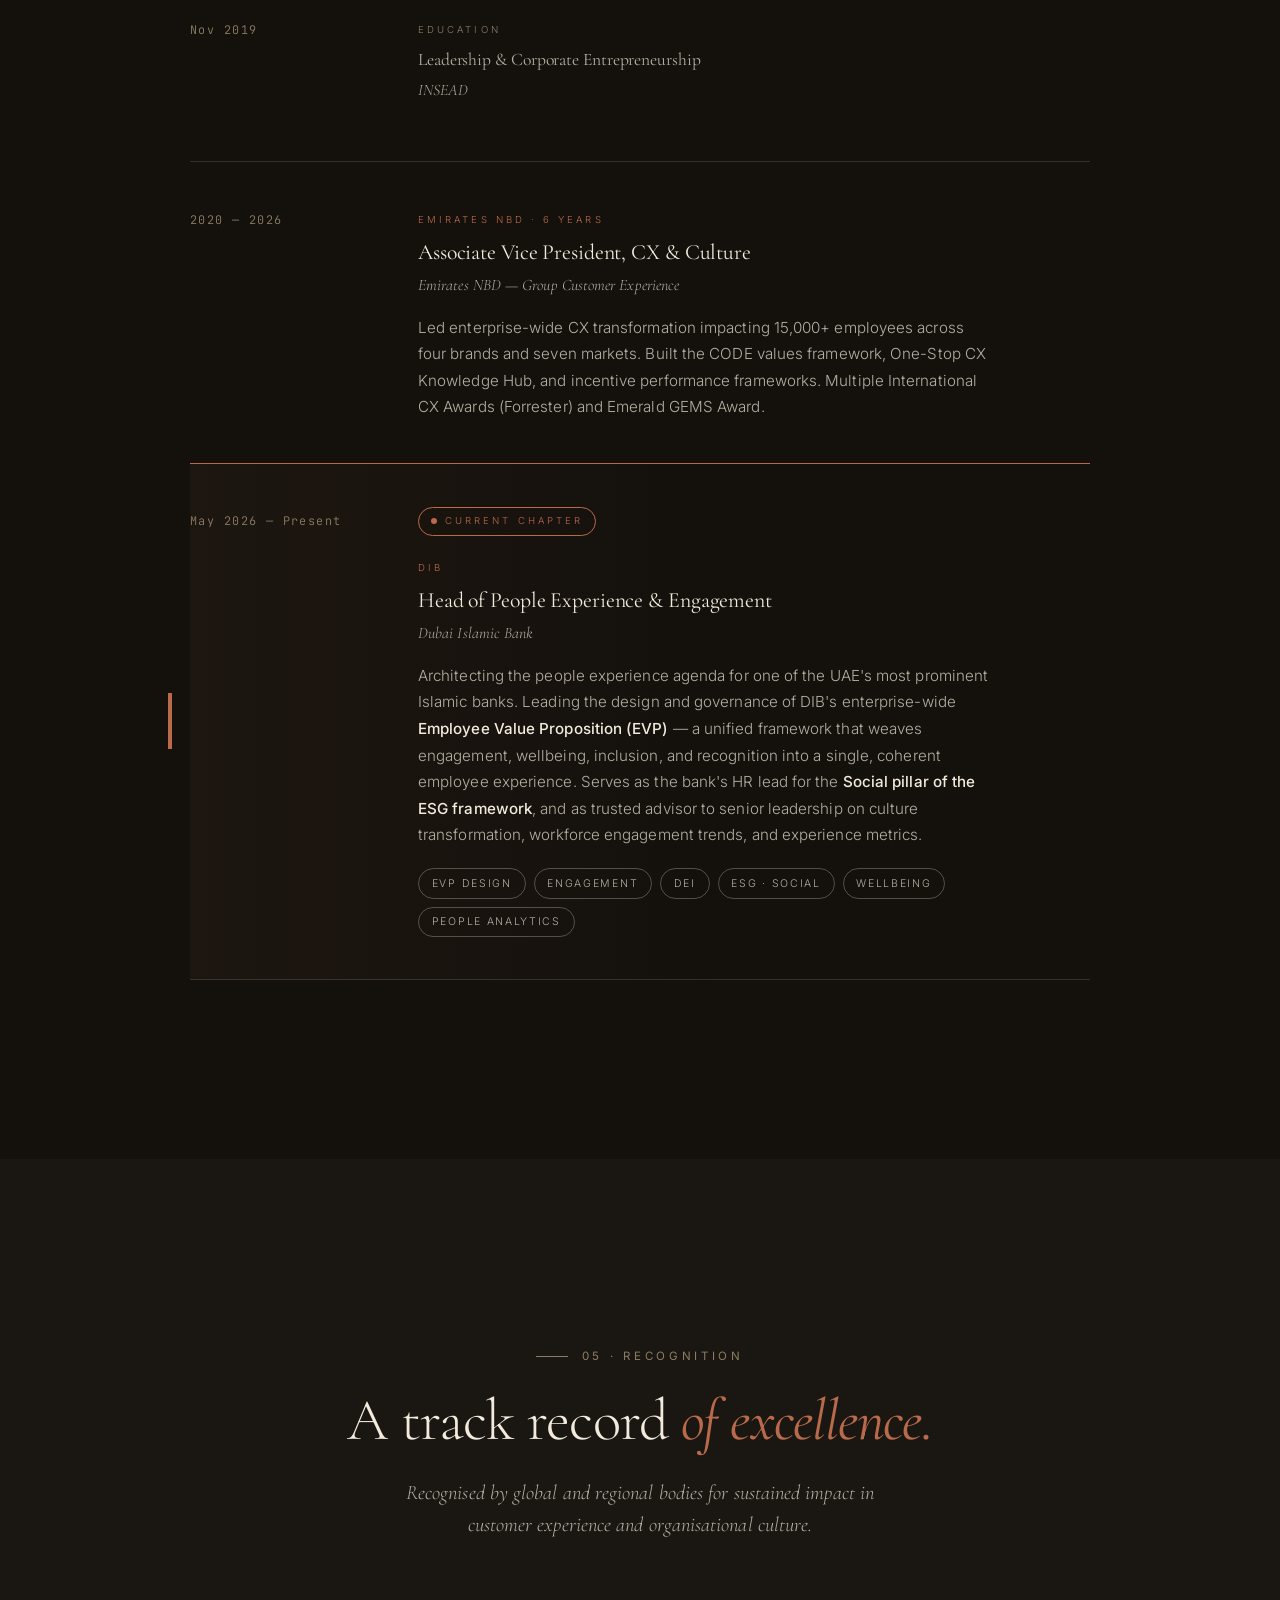
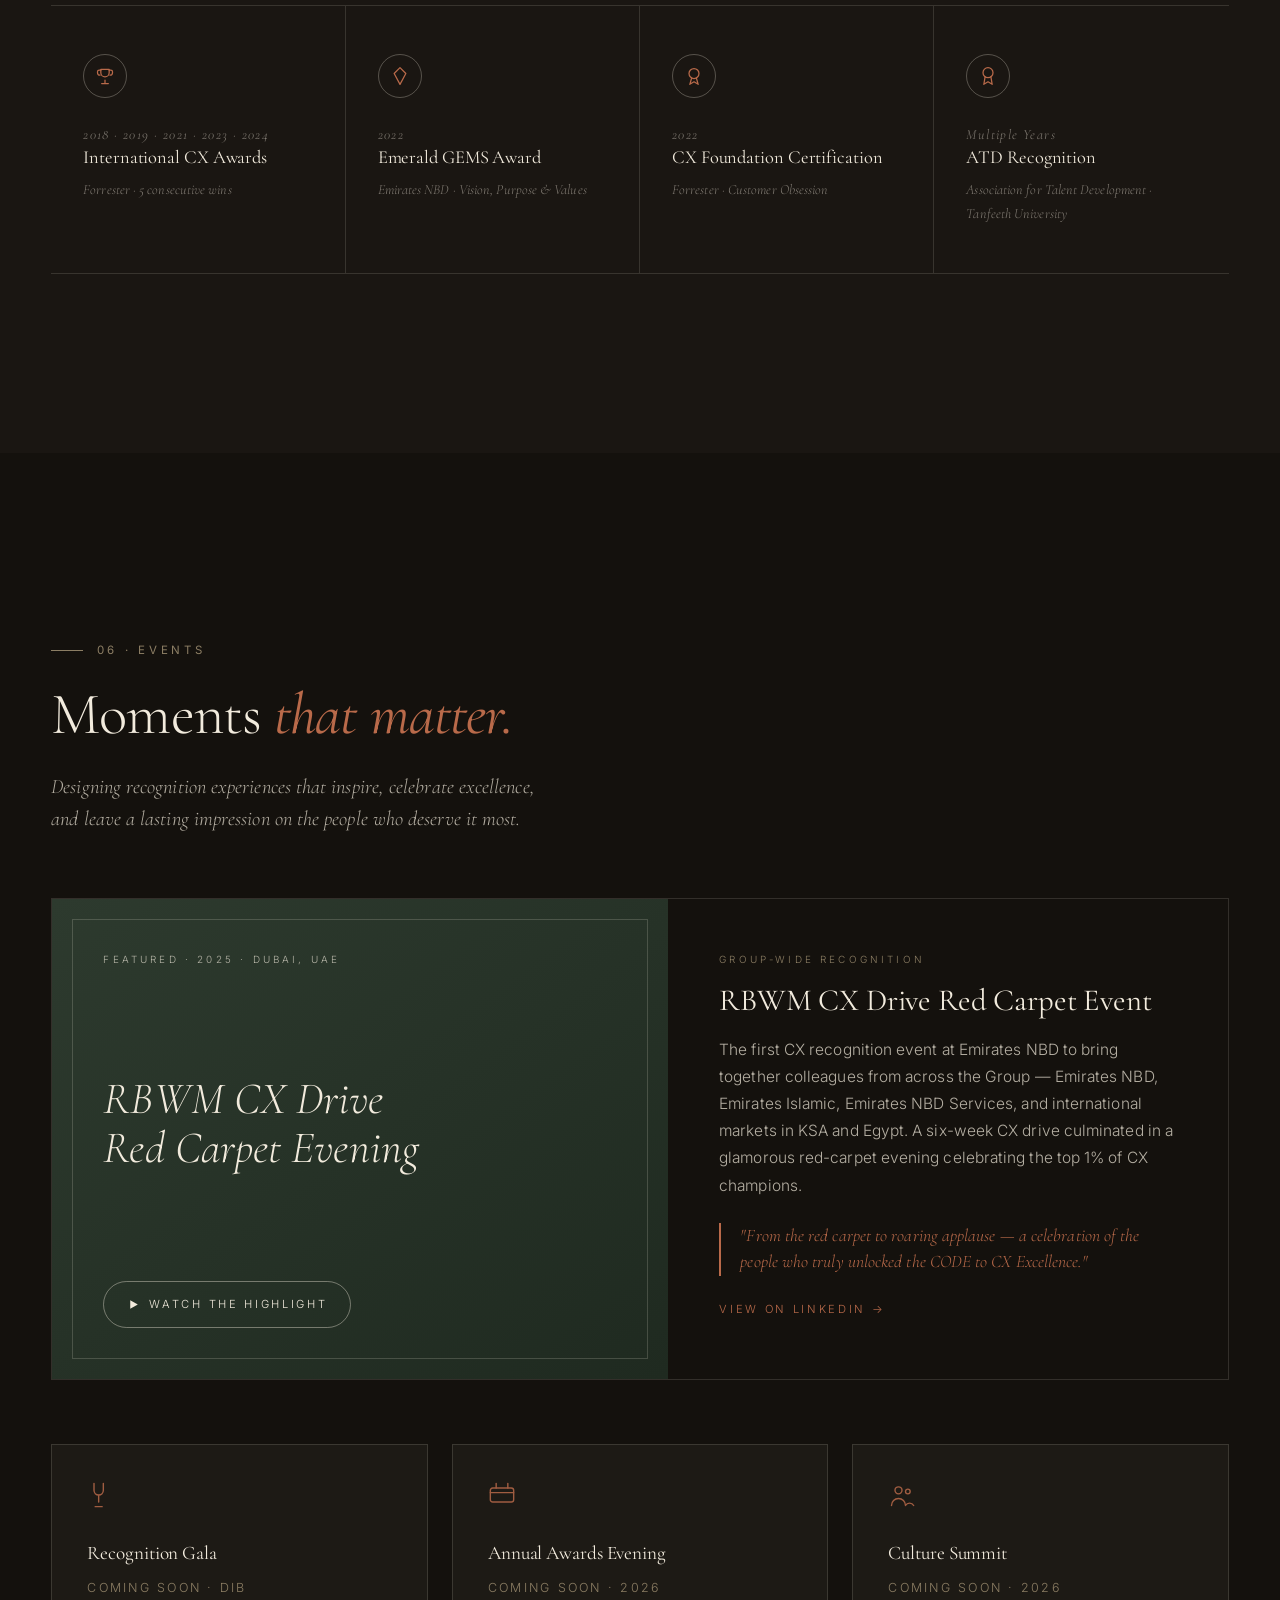
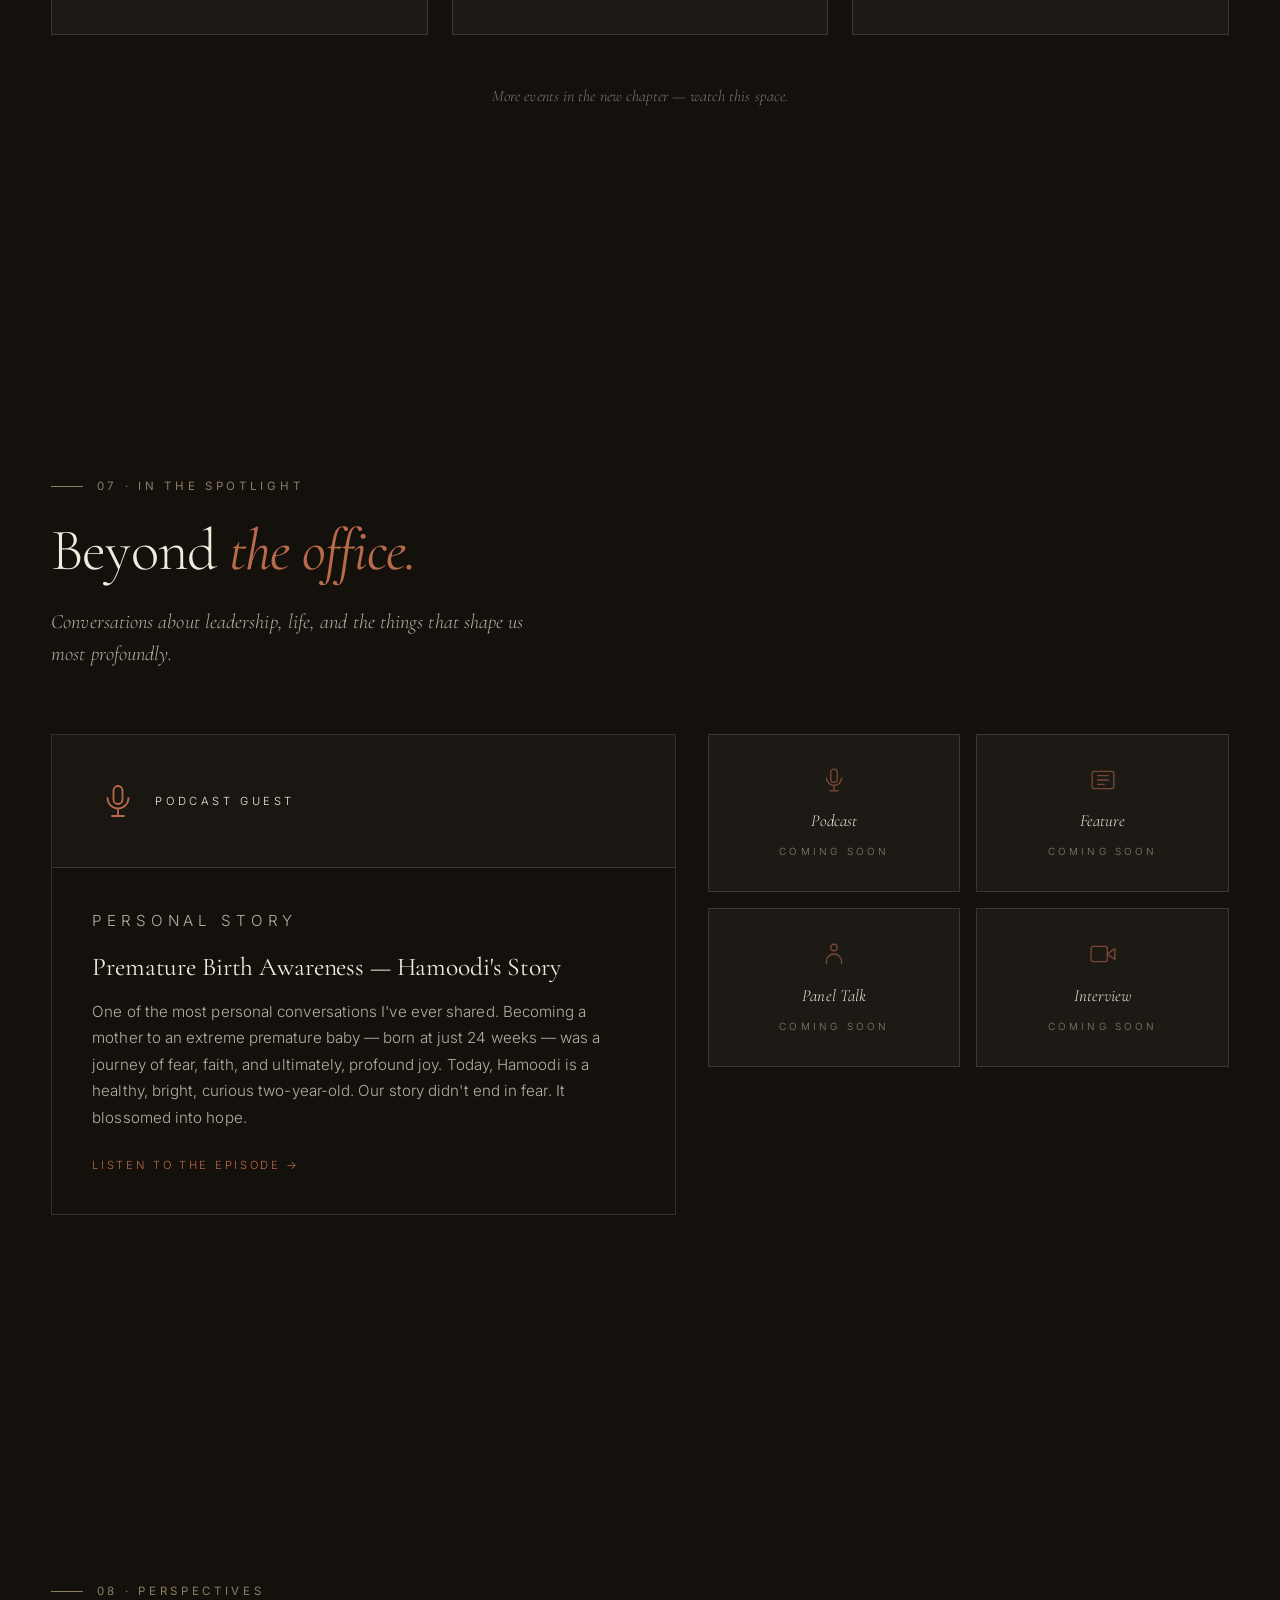
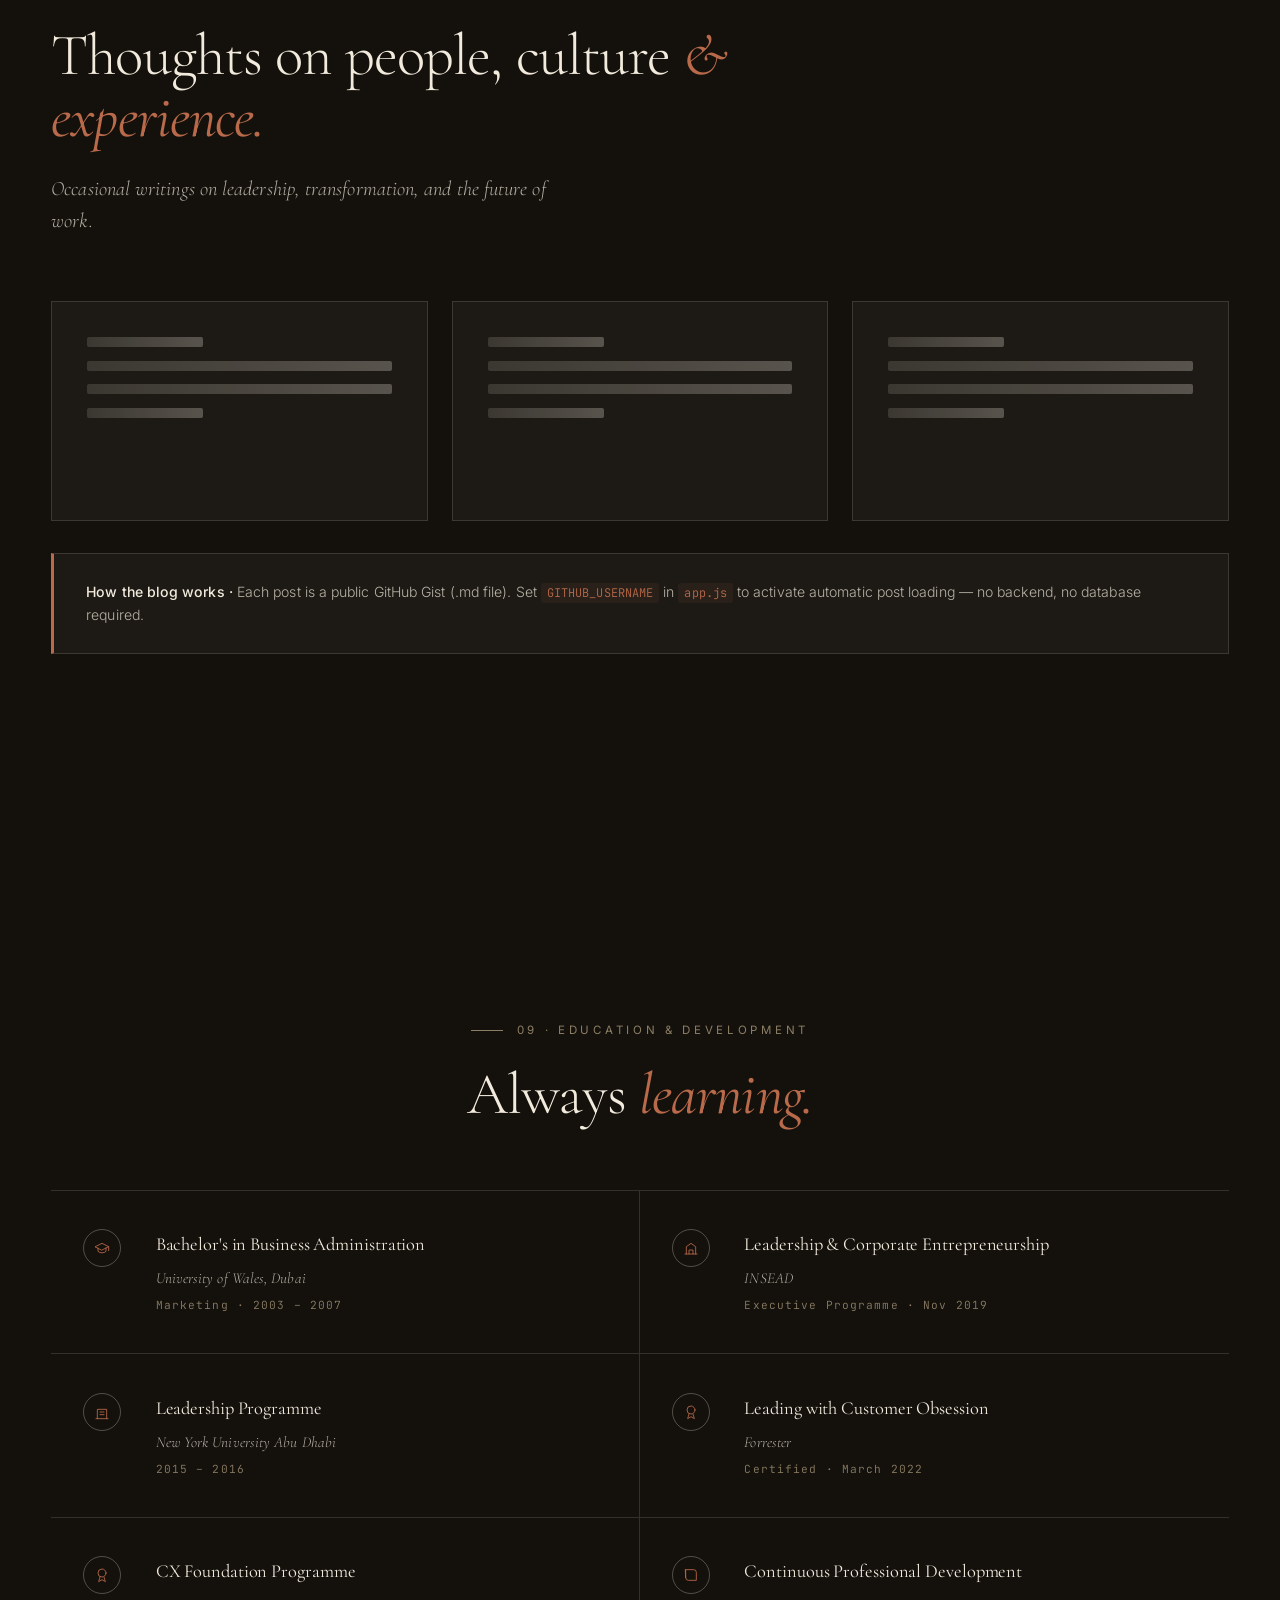
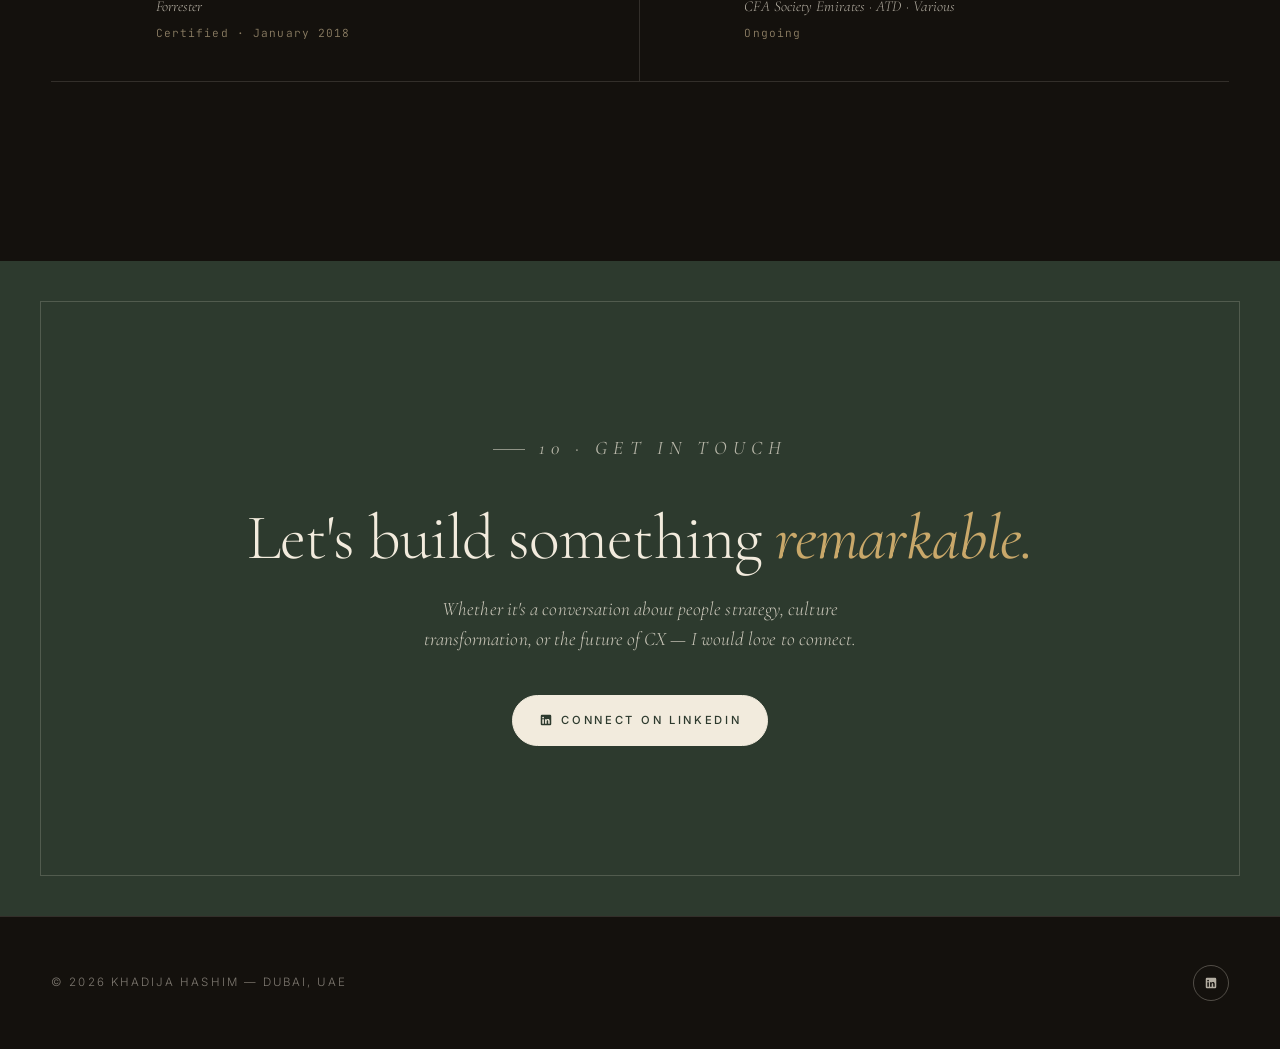
<file: v2/boutique/index.html>
<!DOCTYPE html>
<html lang="en" data-theme="dark">
<head>
  <meta charset="UTF-8">
  <meta name="viewport" content="width=device-width, initial-scale=1">
  <title>Khadija Hashim — Boutique</title>
  <meta name="description" content="Khadija Hashim — Head of People Experience &amp; Engagement at DIB. Twenty years transforming customer experience, culture, and people strategy.">

  <link rel="preconnect" href="https://fonts.googleapis.com">
  <link rel="preconnect" href="https://fonts.gstatic.com" crossorigin>
  <link href="https://fonts.googleapis.com/css2?family=Cormorant+Garamond:ital,wght@0,300;0,400;0,500;1,300;1,400&family=Inter:wght@300;400;500&family=JetBrains+Mono:wght@400&display=swap" rel="stylesheet">

  <link rel="stylesheet" href="styles.css">
</head>
<body>


  <!-- ============== TOP BAND ============== -->
  <div class="top-band">
    <div class="wrap top-band-inner">
      <div><span class="dot"></span> In Residence · Dubai, UAE</div>
      <div class="middle">A Personal Chronicle · MMXXVI</div>
      <div><span data-clock>—</span></div>
    </div>
  </div>


  <!-- ============== NAV ============== -->
  <nav class="nav">
    <div class="wrap nav-inner">
      <a href="#top" class="brand">
        <span class="brand-mark">kh</span>
        <span class="brand-text">
          <strong>Khadija Hashim</strong>
          <small>People Experience · Engagement</small>
        </span>
      </a>

      <ul class="nav-links" id="navLinks">
        <li><a href="#about">Story</a></li>
        <li><a href="#impact">Impact</a></li>
        <li><a href="#work">Work</a></li>
        <li><a href="#career">Journey</a></li>
        <li><a href="#events">Events</a></li>
        <li><a href="#insights">Words</a></li>
      </ul>

      <div class="nav-actions">
        <button class="icon-btn" data-theme-toggle aria-label="Toggle theme">
          <svg class="moon" viewBox="0 0 24 24" fill="none" stroke="currentColor" stroke-width="1.5" stroke-linecap="round" stroke-linejoin="round"><path d="M21 12.8A9 9 0 1 1 11.2 3a7 7 0 0 0 9.8 9.8z"/></svg>
          <svg class="sun" viewBox="0 0 24 24" fill="none" stroke="currentColor" stroke-width="1.5" stroke-linecap="round" stroke-linejoin="round"><circle cx="12" cy="12" r="4"/><path d="M12 2v2M12 20v2M4.93 4.93l1.41 1.41M17.66 17.66l1.41 1.41M2 12h2M20 12h2M4.93 19.07l1.41-1.41M17.66 6.34l1.41-1.41"/></svg>
        </button>
        <a class="btn-ghost nav-cta" href="#connect">Get in Touch</a>
        <button class="menu-btn icon-btn" data-menu aria-label="Open menu" aria-expanded="false">
          <svg viewBox="0 0 24 24" fill="none" stroke="currentColor" stroke-width="1.5" stroke-linecap="round"><path d="M4 7h16M4 12h16M4 17h16"/></svg>
        </button>
      </div>
    </div>
  </nav>


  <!-- ============== HERO ============== -->
  <header class="hero" id="top">
    <div class="wrap">
      <div class="hero-grid">
        <div>
          <p class="hero-eyebrow reveal">A Quiet Introduction <span class="pipe">·</span> Chapter One</p>
          <h1 class="hero-name reveal" style="--rd:.05s">
            Khadija<span class="it">Hashim</span>
          </h1>
          <p class="hero-role reveal" style="--rd:.15s">
            People Strategy <span class="amp">&amp;</span> Culture <span class="amp">·</span> Customer Experience
          </p>
          <p class="hero-bio reveal" style="--rd:.2s">
            Twenty years transforming customer experience, culture, and people strategy
            across some of the UAE's most recognised banking institutions —
            now Head of People Experience &amp; Engagement at Dubai Islamic Bank.
          </p>
          <div class="hero-ctas reveal" style="--rd:.25s">
            <a class="btn-solid" href="https://www.linkedin.com/in/khadija-hashim-7a721617a/" target="_blank" rel="noopener">
              <svg width="14" height="14" viewBox="0 0 24 24" fill="currentColor"><path d="M19 3a2 2 0 0 1 2 2v14a2 2 0 0 1-2 2H5a2 2 0 0 1-2-2V5a2 2 0 0 1 2-2zM8.34 18.34V10.5H5.67v7.84zM7 9.33a1.55 1.55 0 1 0 0-3.1 1.55 1.55 0 0 0 0 3.1zm11.34 9.01v-4.49c0-2.4-1.28-3.52-3-3.52a2.59 2.59 0 0 0-2.34 1.29h-.04V10.5h-2.55v7.84h2.66v-3.88c0-1.02.2-2.02 1.47-2.02 1.25 0 1.27 1.17 1.27 2.08v3.82z"/></svg>
              LinkedIn
            </a>
            <a class="btn-ghost" href="#about">Read the Story</a>
          </div>

          <div class="hero-meta reveal" style="--rd:.32s">
            <div class="hero-meta-item">
              <span class="k">Based</span>
              <span class="v">Dubai, UAE</span>
            </div>
            <div class="hero-meta-item">
              <span class="k">Current</span>
              <span class="v">DIB · May 2026</span>
            </div>
            <div class="hero-meta-item">
              <span class="k">Practice</span>
              <span class="v">EVP · DEI · ESG (S)</span>
            </div>
          </div>
        </div>

        <div class="reveal" style="--rd:.15s; position: relative;">
          <div class="hero-frame">
            <span class="hero-frame-tag">Featured · MMXXVI</span>
            <div class="hero-frame-placeholder">
              <svg viewBox="0 0 24 24" fill="none" stroke="currentColor" stroke-linecap="round" stroke-linejoin="round"><circle cx="12" cy="8" r="4"/><path d="M4 21a8 8 0 0 1 16 0"/></svg>
              <p>Portrait Coming Soon</p>
            </div>
            <div class="hero-frame-caption">
              <span>Dubai, UAE</span>
              <span>Plate I</span>
            </div>
          </div>
        </div>
      </div>
    </div>
  </header>


  <!-- ============== ABOUT ============== -->
  <section class="section" id="about">
    <div class="wrap">
      <div class="about-grid">
        <aside class="about-aside reveal">
          <p class="eyebrow">01 · The Story</p>
          <span class="qmark" style="font-family: 'Cormorant Garamond', serif; font-size: 4rem; line-height: .6; color: var(--terracotta); display: block; margin-bottom: .5rem;">"</span>
          <p class="about-quote">
            CX isn't just about service — it's about <em>shaping culture</em>,
            empowering people, and driving strategic impact.
          </p>
          <p class="about-author">— Khadija Hashim</p>
        </aside>

        <div class="reveal" style="--rd:.1s">
          <h2 class="h-section">A two-decade <em>chronicle</em> of people, culture &amp; experience.</h2>
          <div class="story">
            <p>
              Twenty years ago, I walked into a bank as a young woman balancing her first full-time
              role with evening degree classes at the University of Wales. I didn't have a roadmap —
              just drive, curiosity, and a deep belief that people and their experiences are the
              heartbeat of any great organisation. What followed was a two-decade journey that took
              me from Reconciliation Specialist to Associate Vice President, across Emirates NBD,
              Tanfeeth, and now DIB.
            </p>
            <p>
              Today, as <strong>Head of People Experience &amp; Engagement at DIB</strong>, I architect
              the bank's enterprise people strategy — designing programmes that integrate engagement,
              wellbeing, inclusion, and recognition into one coherent, human-centred experience.
              I govern the Employee Value Proposition, lead DEI and holistic wellbeing initiatives,
              and serve as the organisation's HR lead for the Social pillar of the ESG framework.
              My north star has never changed: build environments where every person feels genuinely
              seen, purposefully valued, and inspired to give their best.
            </p>
            <p>
              Beyond the professional journey, I am a mother to Hamoodi — a healthy, bright,
              wonderful boy who came into the world at just 24 weeks and taught our family the
              true meaning of resilience and hope. That experience made me a deeper listener,
              a more empathetic leader, and someone who never takes an ordinary day for granted.
            </p>
          </div>
        </div>
      </div>

      <div class="pillars">
        <div class="pillar reveal">
          <p class="pillar-num">i.</p>
          <h4>People First</h4>
          <p>Every strategy, programme, and framework begins and ends with the humans it serves.</p>
        </div>
        <div class="pillar reveal" style="--rd:.08s">
          <p class="pillar-num">ii.</p>
          <h4>Culture by Design</h4>
          <p>Cultures don't happen by accident. They are architected, intentionally and consistently.</p>
        </div>
        <div class="pillar reveal" style="--rd:.16s">
          <p class="pillar-num">iii.</p>
          <h4>Impact at Scale</h4>
          <p>Individual moments matter. The real measure of leadership is how far the ripple travels.</p>
        </div>
      </div>
    </div>
  </section>


  <!-- ============== IMPACT BAND ============== -->
  <section class="impact-band" id="impact">
    <div class="wrap">
      <div class="reveal" style="text-align:center; max-width: 680px; margin: 0 auto 4rem;">
        <p class="eyebrow" style="justify-content:center;">02 · By the Numbers</p>
        <h2 class="h-section">A measurable <em>difference.</em></h2>
      </div>

      <div class="impact-grid">
        <div class="imp reveal">
          <div class="imp-num"><span data-counter="20" data-suffix="+">0</span></div>
          <p class="imp-label">Years in Banking</p>
          <p class="imp-sub">NBD → DIB</p>
        </div>
        <div class="imp reveal" style="--rd:.08s">
          <div class="imp-num"><span data-counter="16000" data-suffix="+">0</span></div>
          <p class="imp-label">Employees Impacted</p>
          <p class="imp-sub">via CX Month</p>
        </div>
        <div class="imp reveal" style="--rd:.16s">
          <div class="imp-num"><span data-counter="5" data-suffix="×">0</span></div>
          <p class="imp-label">International Awards</p>
          <p class="imp-sub">Forrester · 2018 – 2024</p>
        </div>
        <div class="imp reveal" style="--rd:.24s">
          <div class="imp-num"><span data-counter="60" data-suffix="%">0</span></div>
          <p class="imp-label">Training Reduced</p>
          <p class="imp-sub">saving 16 FTEs annually</p>
        </div>
      </div>
    </div>
  </section>


  <!-- ============== SIGNATURE WORK ============== -->
  <section class="section" id="work">
    <div class="wrap">
      <div class="reveal" style="max-width: 720px; margin-bottom: 4rem;">
        <p class="eyebrow">03 · Signature Work</p>
        <h2 class="h-section">Programmes that moved <em>the needle.</em></h2>
        <p class="lede">
          Four programmes built from scratch that changed how employees show up,
          how organisations learn, and how cultures endure.
        </p>
      </div>

      <div class="work-list">
        <article class="work-row reveal">
          <div class="work-no">No. 01</div>
          <h3 class="work-title">CX Month</h3>
          <p class="work-desc">
            Transformed an internal campaign into a landmark annual event, expanding participation
            from 250 employees to 16,000+ across four brands and seven international markets.
          </p>
          <span class="work-metric">250 → 16,000+</span>
        </article>
        <article class="work-row reveal">
          <div class="work-no">No. 02</div>
          <h3 class="work-title">You Make Us Better</h3>
          <p class="work-desc">
            Launched a group-wide employee advocacy programme that channelled authentic frontline
            voices to rebuild brand trust following periods of negative customer feedback.
          </p>
          <span class="work-metric">Group-wide</span>
        </article>
        <article class="work-row reveal">
          <div class="work-no">No. 03</div>
          <h3 class="work-title">Tanfeeth University</h3>
          <p class="work-desc">
            Designed and launched a digital learning platform that reduced onboarding from
            6–7 days to 2 hours, saving the equivalent of 16 full-time employees in annual training.
          </p>
          <span class="work-metric">−60% training time</span>
        </article>
        <article class="work-row reveal">
          <div class="work-no">No. 04</div>
          <h3 class="work-title">CODE Values Framework</h3>
          <p class="work-desc">
            Translated Emirates NBD's group vision, purpose, and values into an award-winning
            engagement framework adopted across all brands — recognised with the Emerald GEMS Award.
          </p>
          <span class="work-metric">Emerald GEMS · 2022</span>
        </article>
      </div>
    </div>
  </section>


  <!-- ============== CAREER ============== -->
  <section class="section" id="career">
    <div class="wrap">
      <div class="reveal" style="text-align:center; max-width: 760px; margin: 0 auto 4.5rem;">
        <p class="eyebrow" style="justify-content:center;">04 · The Journey</p>
        <h2 class="h-section">Twenty years. <em>One constant: people.</em></h2>
        <div class="div-ornament" style="margin-top: 2rem;"><span class="glyph">❦</span></div>
      </div>

      <div class="career-list">
        <div class="career-row edu reveal">
          <div class="career-year">2003 — 2007</div>
          <div class="career-body">
            <span class="career-badge">Education</span>
            <h5 class="career-role">Bachelor's in Business Administration — Marketing</h5>
            <p class="career-org">University of Wales, Dubai Campus</p>
            <p class="career-desc">Evening study alongside full-time work.</p>
          </div>
        </div>

        <div class="career-row reveal">
          <div class="career-year">2005 — 2008</div>
          <div class="career-body">
            <span class="career-badge">NBD</span>
            <h5 class="career-role">Reconciliation Specialist</h5>
            <p class="career-org">National Bank of Dubai</p>
            <p class="career-desc">
              Began a banking career in operations and reconciliation, building the analytical
              discipline that would underpin two decades of transformation work.
            </p>
          </div>
        </div>

        <div class="career-row reveal">
          <div class="career-year">2008 — 2013</div>
          <div class="career-body">
            <span class="career-badge">Emirates NBD · 5 years</span>
            <h5 class="career-role">Assistant Project Manager</h5>
            <p class="career-org">Emirates NBD</p>
            <p class="career-desc">
              Took on project management responsibilities, expanding scope and developing
              stakeholder engagement skills across operational units.
            </p>
          </div>
        </div>

        <div class="career-row reveal">
          <div class="career-year">2013 — 2017</div>
          <div class="career-body">
            <span class="career-badge">Tanfeeth · 4 years</span>
            <h5 class="career-role">Manager, Learning &amp; Development</h5>
            <p class="career-org">Tanfeeth — Emirates NBD Group</p>
            <p class="career-desc">
              Led the L&amp;D function, launching the Tanfeeth University digital platform and
              Customer Service Academy. <strong>Reduced training time by 60%</strong> and improved
              SLAs by 40%.
            </p>
          </div>
        </div>

        <div class="career-row edu reveal">
          <div class="career-year">2015 — 2016</div>
          <div class="career-body">
            <span class="career-badge">Education</span>
            <h5 class="career-role">Leadership Programme</h5>
            <p class="career-org">New York University Abu Dhabi</p>
          </div>
        </div>

        <div class="career-row reveal">
          <div class="career-year">2017 — 2020</div>
          <div class="career-body">
            <span class="career-badge">Emirates NBD · 3 years</span>
            <h5 class="career-role">Senior Manager, Culture &amp; Service Performance</h5>
            <p class="career-org">Emirates NBD — Group Customer Experience</p>
            <p class="career-desc">
              Orchestrated a cultural transformation aligned with the TOP Service Model.
              Expanded CX Month from 4,000 to 16,000+ employees and pioneered real-time
              service performance dashboards.
            </p>
          </div>
        </div>

        <div class="career-row edu reveal">
          <div class="career-year">Nov 2019</div>
          <div class="career-body">
            <span class="career-badge">Education</span>
            <h5 class="career-role">Leadership &amp; Corporate Entrepreneurship</h5>
            <p class="career-org">INSEAD</p>
          </div>
        </div>

        <div class="career-row reveal">
          <div class="career-year">2020 — 2026</div>
          <div class="career-body">
            <span class="career-badge">Emirates NBD · 6 years</span>
            <h5 class="career-role">Associate Vice President, CX &amp; Culture</h5>
            <p class="career-org">Emirates NBD — Group Customer Experience</p>
            <p class="career-desc">
              Led enterprise-wide CX transformation impacting 15,000+ employees across four brands
              and seven markets. Built the CODE values framework, One-Stop CX Knowledge Hub, and
              incentive performance frameworks. Multiple International CX Awards (Forrester) and
              Emerald GEMS Award.
            </p>
          </div>
        </div>

        <div class="career-row current reveal">
          <div class="career-year">May 2026 — Present</div>
          <div class="career-body">
            <span class="career-current-chip"><span class="pulse"></span> Current Chapter</span><br>
            <span class="career-badge">DIB</span>
            <h5 class="career-role">Head of People Experience &amp; Engagement</h5>
            <p class="career-org">Dubai Islamic Bank</p>
            <p class="career-desc">
              Architecting the people experience agenda for one of the UAE's most prominent Islamic banks.
              Leading the design and governance of DIB's enterprise-wide <strong>Employee Value
              Proposition (EVP)</strong> — a unified framework that weaves engagement, wellbeing,
              inclusion, and recognition into a single, coherent employee experience.
              Serves as the bank's HR lead for the <strong>Social pillar of the ESG framework</strong>,
              and as trusted advisor to senior leadership on culture transformation, workforce
              engagement trends, and experience metrics.
            </p>
            <div class="career-tags">
              <span class="career-tag">EVP Design</span>
              <span class="career-tag">Engagement</span>
              <span class="career-tag">DEI</span>
              <span class="career-tag">ESG · Social</span>
              <span class="career-tag">Wellbeing</span>
              <span class="career-tag">People Analytics</span>
            </div>
          </div>
        </div>
      </div>
    </div>
  </section>


  <!-- ============== AWARDS ============== -->
  <section class="awards-band" id="awards">
    <div class="wrap">
      <div class="reveal" style="text-align:center; max-width: 720px; margin: 0 auto 4rem;">
        <p class="eyebrow" style="justify-content:center;">05 · Recognition</p>
        <h2 class="h-section">A track record <em>of excellence.</em></h2>
        <p class="lede" style="margin: 0 auto;">
          Recognised by global and regional bodies for sustained impact in customer experience
          and organisational culture.
        </p>
      </div>

      <div class="awards-grid">
        <div class="award reveal">
          <div class="award-ico">
            <svg viewBox="0 0 24 24" fill="none" stroke="currentColor" stroke-width="1.5" stroke-linecap="round" stroke-linejoin="round"><path d="M8 21h8M12 17v4M7 4h10v4a5 5 0 0 1-10 0V4z"/><path d="M17 5h2a2 2 0 0 1 2 2v1a3 3 0 0 1-3 3M7 5H5a2 2 0 0 0-2 2v1a3 3 0 0 0 3 3"/></svg>
          </div>
          <p class="award-year">2018 · 2019 · 2021 · 2023 · 2024</p>
          <h4>International CX Awards</h4>
          <p>Forrester · 5 consecutive wins</p>
        </div>
        <div class="award reveal" style="--rd:.08s">
          <div class="award-ico">
            <svg viewBox="0 0 24 24" fill="none" stroke="currentColor" stroke-width="1.5" stroke-linejoin="round"><polygon points="12 2 19 9 12 22 5 9"/></svg>
          </div>
          <p class="award-year">2022</p>
          <h4>Emerald GEMS Award</h4>
          <p>Emirates NBD · Vision, Purpose &amp; Values</p>
        </div>
        <div class="award reveal" style="--rd:.16s">
          <div class="award-ico">
            <svg viewBox="0 0 24 24" fill="none" stroke="currentColor" stroke-width="1.5" stroke-linecap="round" stroke-linejoin="round"><circle cx="12" cy="9" r="6"/><path d="M9 15l-2 7 5-3 5 3-2-7"/></svg>
          </div>
          <p class="award-year">2022</p>
          <h4>CX Foundation Certification</h4>
          <p>Forrester · Customer Obsession</p>
        </div>
        <div class="award reveal" style="--rd:.24s">
          <div class="award-ico">
            <svg viewBox="0 0 24 24" fill="none" stroke="currentColor" stroke-width="1.5" stroke-linecap="round" stroke-linejoin="round"><circle cx="12" cy="8" r="6"/><path d="M15.5 13l1.5 9-5-3-5 3 1.5-9"/></svg>
          </div>
          <p class="award-year">Multiple Years</p>
          <h4>ATD Recognition</h4>
          <p>Association for Talent Development · Tanfeeth University</p>
        </div>
      </div>
    </div>
  </section>


  <!-- ============== EVENTS ============== -->
  <section class="section" id="events">
    <div class="wrap">
      <div class="reveal" style="max-width: 720px; margin-bottom: 4rem;">
        <p class="eyebrow">06 · Events</p>
        <h2 class="h-section">Moments <em>that matter.</em></h2>
        <p class="lede">
          Designing recognition experiences that inspire, celebrate excellence, and leave a
          lasting impression on the people who deserve it most.
        </p>
      </div>

      <div class="featured reveal">
        <div class="featured-cover">
          <p class="featured-meta">Featured · 2025 · Dubai, UAE</p>
          <h3 class="featured-cover-title">RBWM CX Drive<br>Red Carpet Evening</h3>
          <a class="featured-play" href="https://www.linkedin.com/posts/khadija-hashim-7a721617a_rbwm-cx-drive-red-carpet-event-activity-7427778531046129664-dEPh" target="_blank" rel="noopener">
            <svg width="13" height="13" viewBox="0 0 24 24" fill="currentColor"><polygon points="6 4 20 12 6 20"/></svg>
            Watch the highlight
          </a>
        </div>
        <div class="featured-body">
          <span class="featured-tag">Group-wide Recognition</span>
          <h3 class="featured-title">RBWM CX Drive Red Carpet Event</h3>
          <p class="featured-desc">
            The first CX recognition event at Emirates NBD to bring together colleagues
            from across the Group — Emirates NBD, Emirates Islamic, Emirates NBD Services,
            and international markets in KSA and Egypt. A six-week CX drive culminated
            in a glamorous red-carpet evening celebrating the top 1% of CX champions.
          </p>
          <blockquote class="featured-quote">
            "From the red carpet to roaring applause — a celebration of the people who
            truly unlocked the CODE to CX Excellence."
          </blockquote>
          <a class="read-more" href="https://www.linkedin.com/posts/khadija-hashim-7a721617a_rbwm-cx-drive-red-carpet-event-activity-7427778531046129664-dEPh" target="_blank" rel="noopener">
            View on LinkedIn →
          </a>
        </div>
      </div>

      <div class="events-row">
        <div class="event-card reveal">
          <svg viewBox="0 0 24 24" fill="none" stroke="currentColor" stroke-width="1.5" stroke-linecap="round" stroke-linejoin="round"><path d="M6 2v6a4 4 0 0 0 8 0V2M10 12v6M7 22h6"/></svg>
          <h5>Recognition Gala</h5>
          <p>Coming Soon · DIB</p>
        </div>
        <div class="event-card reveal" style="--rd:.08s">
          <svg viewBox="0 0 24 24" fill="none" stroke="currentColor" stroke-width="1.5" stroke-linecap="round" stroke-linejoin="round"><rect x="2" y="6" width="20" height="12" rx="2"/><path d="M7 2v4M17 2v4M2 10h20"/></svg>
          <h5>Annual Awards Evening</h5>
          <p>Coming Soon · 2026</p>
        </div>
        <div class="event-card reveal" style="--rd:.16s">
          <svg viewBox="0 0 24 24" fill="none" stroke="currentColor" stroke-width="1.5" stroke-linecap="round" stroke-linejoin="round"><circle cx="9" cy="8" r="3"/><circle cx="17" cy="9" r="2"/><path d="M3 21a6 6 0 0 1 12 0M15 21a4 4 0 0 1 7 0"/></svg>
          <h5>Culture Summit</h5>
          <p>Coming Soon · 2026</p>
        </div>
      </div>
      <p class="events-note">More events in the new chapter — watch this space.</p>
    </div>
  </section>


  <!-- ============== MEDIA ============== -->
  <section class="section" id="media">
    <div class="wrap">
      <div class="reveal" style="max-width: 720px; margin-bottom: 4rem;">
        <p class="eyebrow">07 · In the Spotlight</p>
        <h2 class="h-section">Beyond <em>the office.</em></h2>
        <p class="lede">
          Conversations about leadership, life, and the things that shape us most profoundly.
        </p>
      </div>

      <div class="media-grid">
        <div class="media-feat reveal">
          <div class="media-feat-head">
            <svg viewBox="0 0 24 24" fill="none" stroke="currentColor" stroke-width="1.5" stroke-linecap="round" stroke-linejoin="round"><rect x="9" y="2" width="6" height="12" rx="3"/><path d="M5 10a7 7 0 0 0 14 0M12 18v4M8 22h8"/></svg>
            <p>Podcast Guest</p>
          </div>
          <div class="media-feat-body">
            <p class="media-type">Personal Story</p>
            <h4>Premature Birth Awareness — Hamoodi's Story</h4>
            <p>
              One of the most personal conversations I've ever shared. Becoming a mother to an
              extreme premature baby — born at just 24 weeks — was a journey of fear, faith, and
              ultimately, profound joy. Today, Hamoodi is a healthy, bright, curious two-year-old.
              Our story didn't end in fear. It blossomed into hope.
            </p>
            <a class="read-more" href="https://lnkd.in/d6Muu2MP" target="_blank" rel="noopener">Listen to the episode →</a>
          </div>
        </div>

        <div class="media-ph-grid reveal" style="--rd:.1s">
          <div class="media-ph">
            <svg viewBox="0 0 24 24" fill="none" stroke="currentColor" stroke-width="1.5" stroke-linecap="round" stroke-linejoin="round"><rect x="9" y="2" width="6" height="12" rx="3"/><path d="M5 10a7 7 0 0 0 14 0M12 18v4M8 22h8"/></svg>
            <p class="t">Podcast</p>
            <p class="v">Coming Soon</p>
          </div>
          <div class="media-ph">
            <svg viewBox="0 0 24 24" fill="none" stroke="currentColor" stroke-width="1.5" stroke-linecap="round" stroke-linejoin="round"><rect x="2" y="4" width="20" height="16" rx="2"/><path d="M7 8h10M7 12h10M7 16h6"/></svg>
            <p class="t">Feature</p>
            <p class="v">Coming Soon</p>
          </div>
          <div class="media-ph">
            <svg viewBox="0 0 24 24" fill="none" stroke="currentColor" stroke-width="1.5" stroke-linecap="round" stroke-linejoin="round"><circle cx="12" cy="6" r="3"/><path d="M5 21v-2a7 7 0 0 1 14 0v2"/></svg>
            <p class="t">Panel Talk</p>
            <p class="v">Coming Soon</p>
          </div>
          <div class="media-ph">
            <svg viewBox="0 0 24 24" fill="none" stroke="currentColor" stroke-width="1.5" stroke-linecap="round" stroke-linejoin="round"><polygon points="23 7 16 12 23 17 23 7"/><rect x="1" y="5" width="15" height="14" rx="2"/></svg>
            <p class="t">Interview</p>
            <p class="v">Coming Soon</p>
          </div>
        </div>
      </div>
    </div>
  </section>


  <!-- ============== INSIGHTS ============== -->
  <section class="section" id="insights">
    <div class="wrap">
      <div class="reveal" style="max-width: 720px; margin-bottom: 4rem;">
        <p class="eyebrow">08 · Perspectives</p>
        <h2 class="h-section">Thoughts on people, culture <em>&amp; experience.</em></h2>
        <p class="lede">
          Occasional writings on leadership, transformation, and the future of work.
        </p>
      </div>

      <div class="insights-grid">
        <div class="insight">
          <div class="shimmer-line short"></div>
          <div class="shimmer-line"></div>
          <div class="shimmer-line"></div>
          <div class="shimmer-line short"></div>
        </div>
        <div class="insight">
          <div class="shimmer-line short"></div>
          <div class="shimmer-line"></div>
          <div class="shimmer-line"></div>
          <div class="shimmer-line short"></div>
        </div>
        <div class="insight">
          <div class="shimmer-line short"></div>
          <div class="shimmer-line"></div>
          <div class="shimmer-line"></div>
          <div class="shimmer-line short"></div>
        </div>
      </div>

      <div class="notice">
        <strong>How the blog works · </strong>
        Each post is a public GitHub Gist (.md file). Set <code>GITHUB_USERNAME</code>
        in <code>app.js</code> to activate automatic post loading — no backend, no database required.
      </div>
    </div>
  </section>


  <!-- ============== EDUCATION ============== -->
  <section class="section" id="education">
    <div class="wrap">
      <div class="reveal" style="text-align:center; max-width: 720px; margin: 0 auto 4rem;">
        <p class="eyebrow" style="justify-content:center;">09 · Education &amp; Development</p>
        <h2 class="h-section">Always <em>learning.</em></h2>
      </div>

      <div class="edu-grid">
        <div class="edu-row reveal">
          <div class="edu-ico"><svg viewBox="0 0 24 24" fill="none" stroke="currentColor" stroke-width="1.5" stroke-linecap="round" stroke-linejoin="round"><path d="M22 10v6M2 10l10-5 10 5-10 5z"/><path d="M6 12v5c3 3 9 3 12 0v-5"/></svg></div>
          <div>
            <h5>Bachelor's in Business Administration</h5>
            <p class="inst">University of Wales, Dubai</p>
            <p class="yr">Marketing · 2003 – 2007</p>
          </div>
        </div>
        <div class="edu-row reveal" style="--rd:.05s">
          <div class="edu-ico"><svg viewBox="0 0 24 24" fill="none" stroke="currentColor" stroke-width="1.5" stroke-linecap="round" stroke-linejoin="round"><path d="M3 21h18M5 21V10l7-5 7 5v11M9 21v-6h6v6"/></svg></div>
          <div>
            <h5>Leadership &amp; Corporate Entrepreneurship</h5>
            <p class="inst">INSEAD</p>
            <p class="yr">Executive Programme · Nov 2019</p>
          </div>
        </div>
        <div class="edu-row reveal">
          <div class="edu-ico"><svg viewBox="0 0 24 24" fill="none" stroke="currentColor" stroke-width="1.5" stroke-linecap="round" stroke-linejoin="round"><path d="M3 22h18M5 22V8h14v14M9 12h6M9 16h6"/></svg></div>
          <div>
            <h5>Leadership Programme</h5>
            <p class="inst">New York University Abu Dhabi</p>
            <p class="yr">2015 – 2016</p>
          </div>
        </div>
        <div class="edu-row reveal" style="--rd:.05s">
          <div class="edu-ico"><svg viewBox="0 0 24 24" fill="none" stroke="currentColor" stroke-width="1.5" stroke-linecap="round" stroke-linejoin="round"><circle cx="12" cy="9" r="6"/><path d="M9 15l-2 7 5-3 5 3-2-7"/></svg></div>
          <div>
            <h5>Leading with Customer Obsession</h5>
            <p class="inst">Forrester</p>
            <p class="yr">Certified · March 2022</p>
          </div>
        </div>
        <div class="edu-row reveal">
          <div class="edu-ico"><svg viewBox="0 0 24 24" fill="none" stroke="currentColor" stroke-width="1.5" stroke-linecap="round" stroke-linejoin="round"><circle cx="12" cy="9" r="6"/><path d="M9 15l-2 7 5-3 5 3-2-7"/></svg></div>
          <div>
            <h5>CX Foundation Programme</h5>
            <p class="inst">Forrester</p>
            <p class="yr">Certified · January 2018</p>
          </div>
        </div>
        <div class="edu-row reveal" style="--rd:.05s">
          <div class="edu-ico"><svg viewBox="0 0 24 24" fill="none" stroke="currentColor" stroke-width="1.5" stroke-linecap="round" stroke-linejoin="round"><path d="M4 4h12a4 4 0 0 1 4 4v12H8a4 4 0 0 1-4-4z"/><path d="M4 4v12"/></svg></div>
          <div>
            <h5>Continuous Professional Development</h5>
            <p class="inst">CFA Society Emirates · ATD · Various</p>
            <p class="yr">Ongoing</p>
          </div>
        </div>
      </div>
    </div>
  </section>


  <!-- ============== CONNECT ============== -->
  <section class="connect" id="connect">
    <div class="wrap-narrow" style="text-align:center; position: relative; z-index: 2;">
      <p class="eyebrow reveal">10 · Get in Touch</p>
      <h2 class="reveal" style="--rd:.05s">Let's build something <em>remarkable.</em></h2>
      <p class="reveal" style="--rd:.1s">
        Whether it's a conversation about people strategy, culture transformation,
        or the future of CX — I would love to connect.
      </p>
      <a class="btn-solid reveal" style="--rd:.15s" href="https://www.linkedin.com/in/khadija-hashim-7a721617a/" target="_blank" rel="noopener">
        <svg width="14" height="14" viewBox="0 0 24 24" fill="currentColor"><path d="M19 3a2 2 0 0 1 2 2v14a2 2 0 0 1-2 2H5a2 2 0 0 1-2-2V5a2 2 0 0 1 2-2zM8.34 18.34V10.5H5.67v7.84zM7 9.33a1.55 1.55 0 1 0 0-3.1 1.55 1.55 0 0 0 0 3.1zm11.34 9.01v-4.49c0-2.4-1.28-3.52-3-3.52a2.59 2.59 0 0 0-2.34 1.29h-.04V10.5h-2.55v7.84h2.66v-3.88c0-1.02.2-2.02 1.47-2.02 1.25 0 1.27 1.17 1.27 2.08v3.82z"/></svg>
        Connect on LinkedIn
      </a>
    </div>
  </section>


  <!-- ============== FOOTER ============== -->
  <footer class="foot">
    <div class="wrap foot-inner">
      <p>© <span data-year>2026</span> Khadija Hashim — Dubai, UAE</p>
      <div class="foot-social">
        <a href="https://www.linkedin.com/in/khadija-hashim-7a721617a/" target="_blank" rel="noopener" aria-label="LinkedIn">
          <svg viewBox="0 0 24 24" fill="currentColor"><path d="M19 3a2 2 0 0 1 2 2v14a2 2 0 0 1-2 2H5a2 2 0 0 1-2-2V5a2 2 0 0 1 2-2zM8.34 18.34V10.5H5.67v7.84zM7 9.33a1.55 1.55 0 1 0 0-3.1 1.55 1.55 0 0 0 0 3.1zm11.34 9.01v-4.49c0-2.4-1.28-3.52-3-3.52a2.59 2.59 0 0 0-2.34 1.29h-.04V10.5h-2.55v7.84h2.66v-3.88c0-1.02.2-2.02 1.47-2.02 1.25 0 1.27 1.17 1.27 2.08v3.82z"/></svg>
        </a>
      </div>
    </div>
  </footer>

  <a class="v-switch" href="../../">← Original Site</a>

  <script src="app.js"></script>
</body>
</html>
</file>
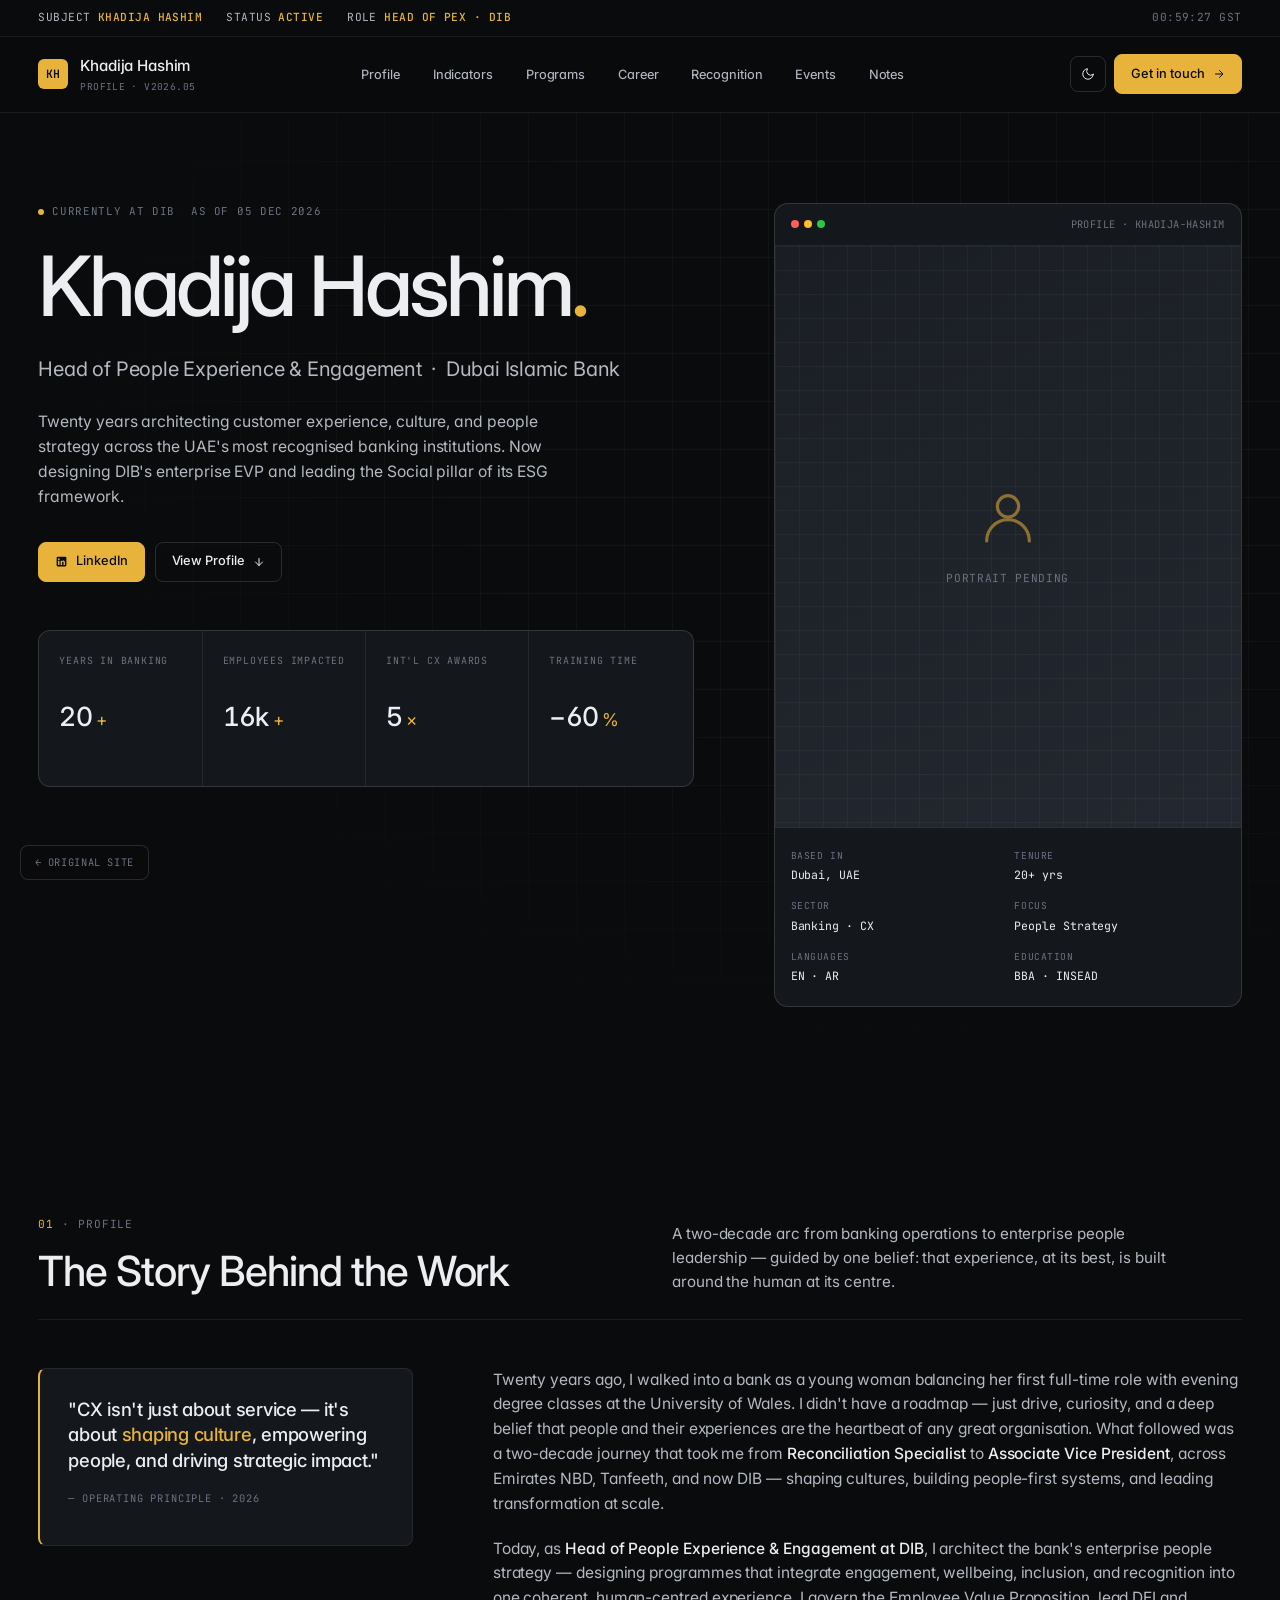
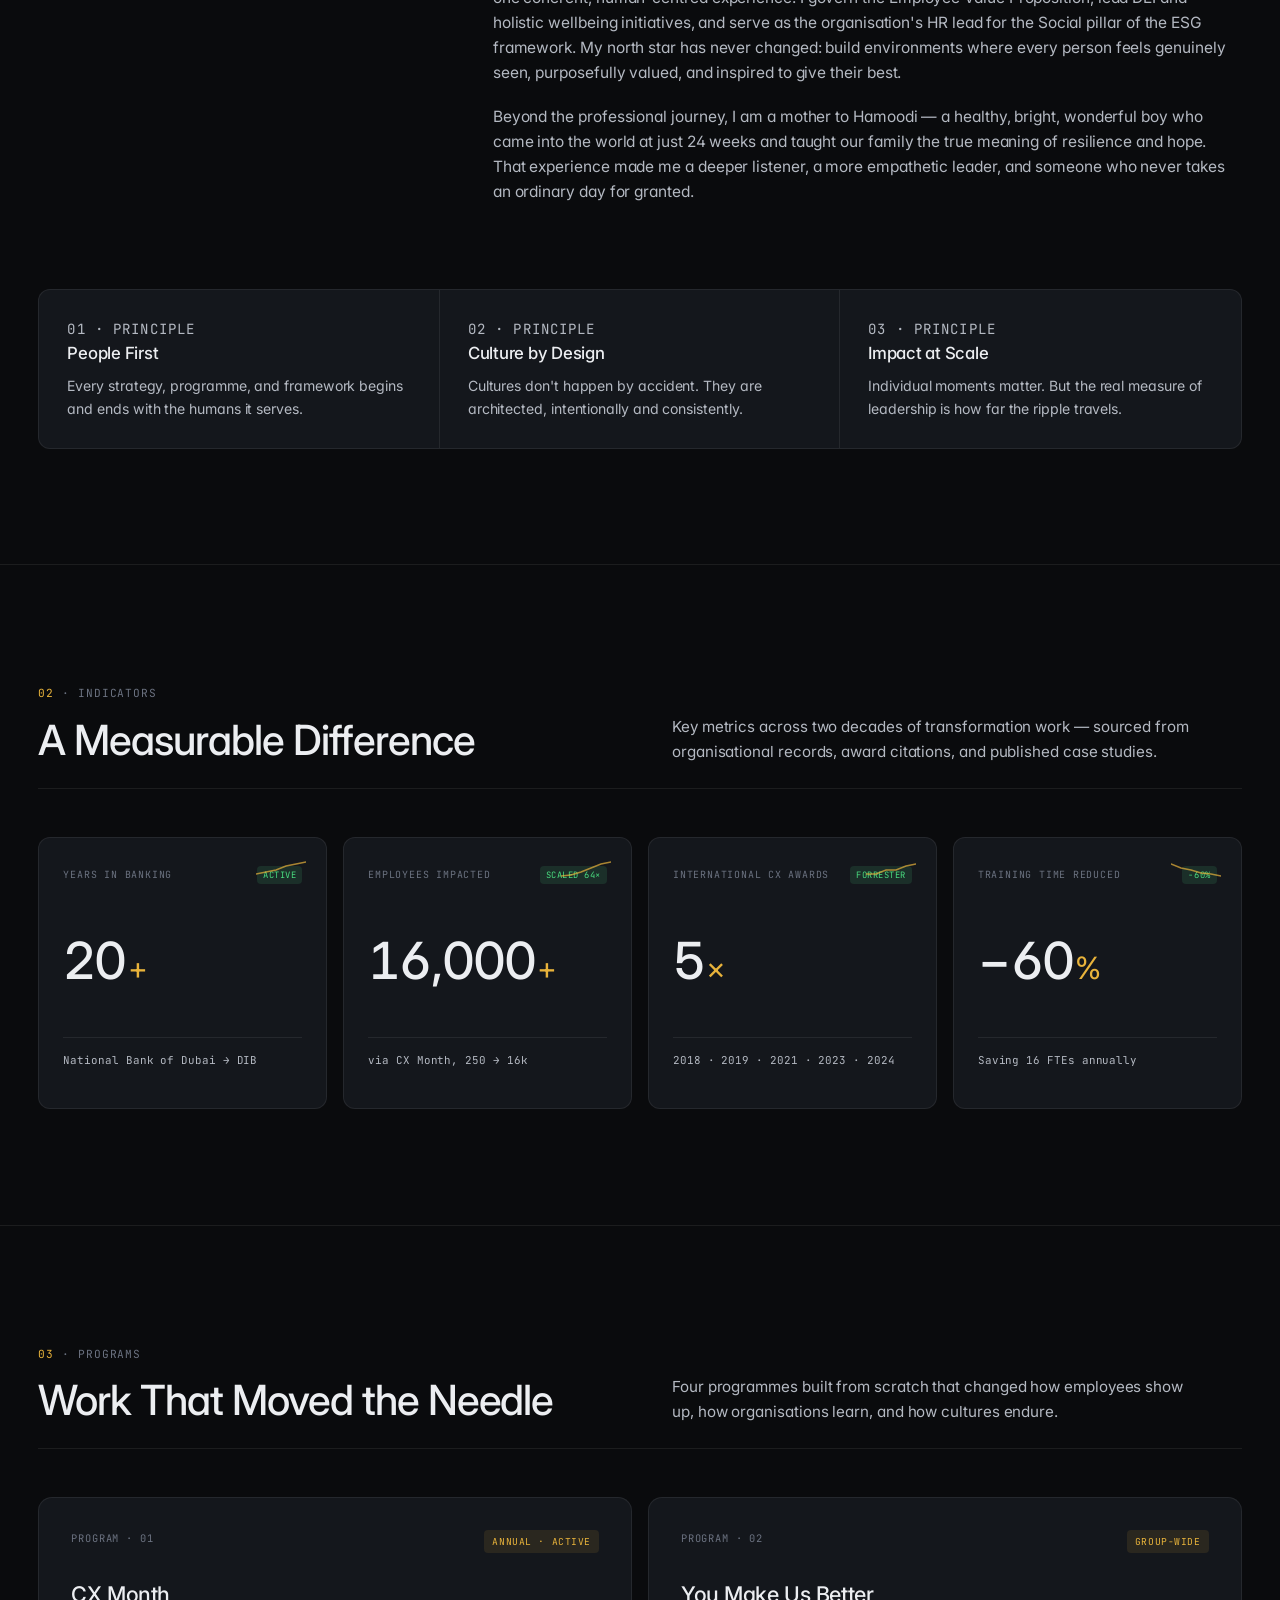
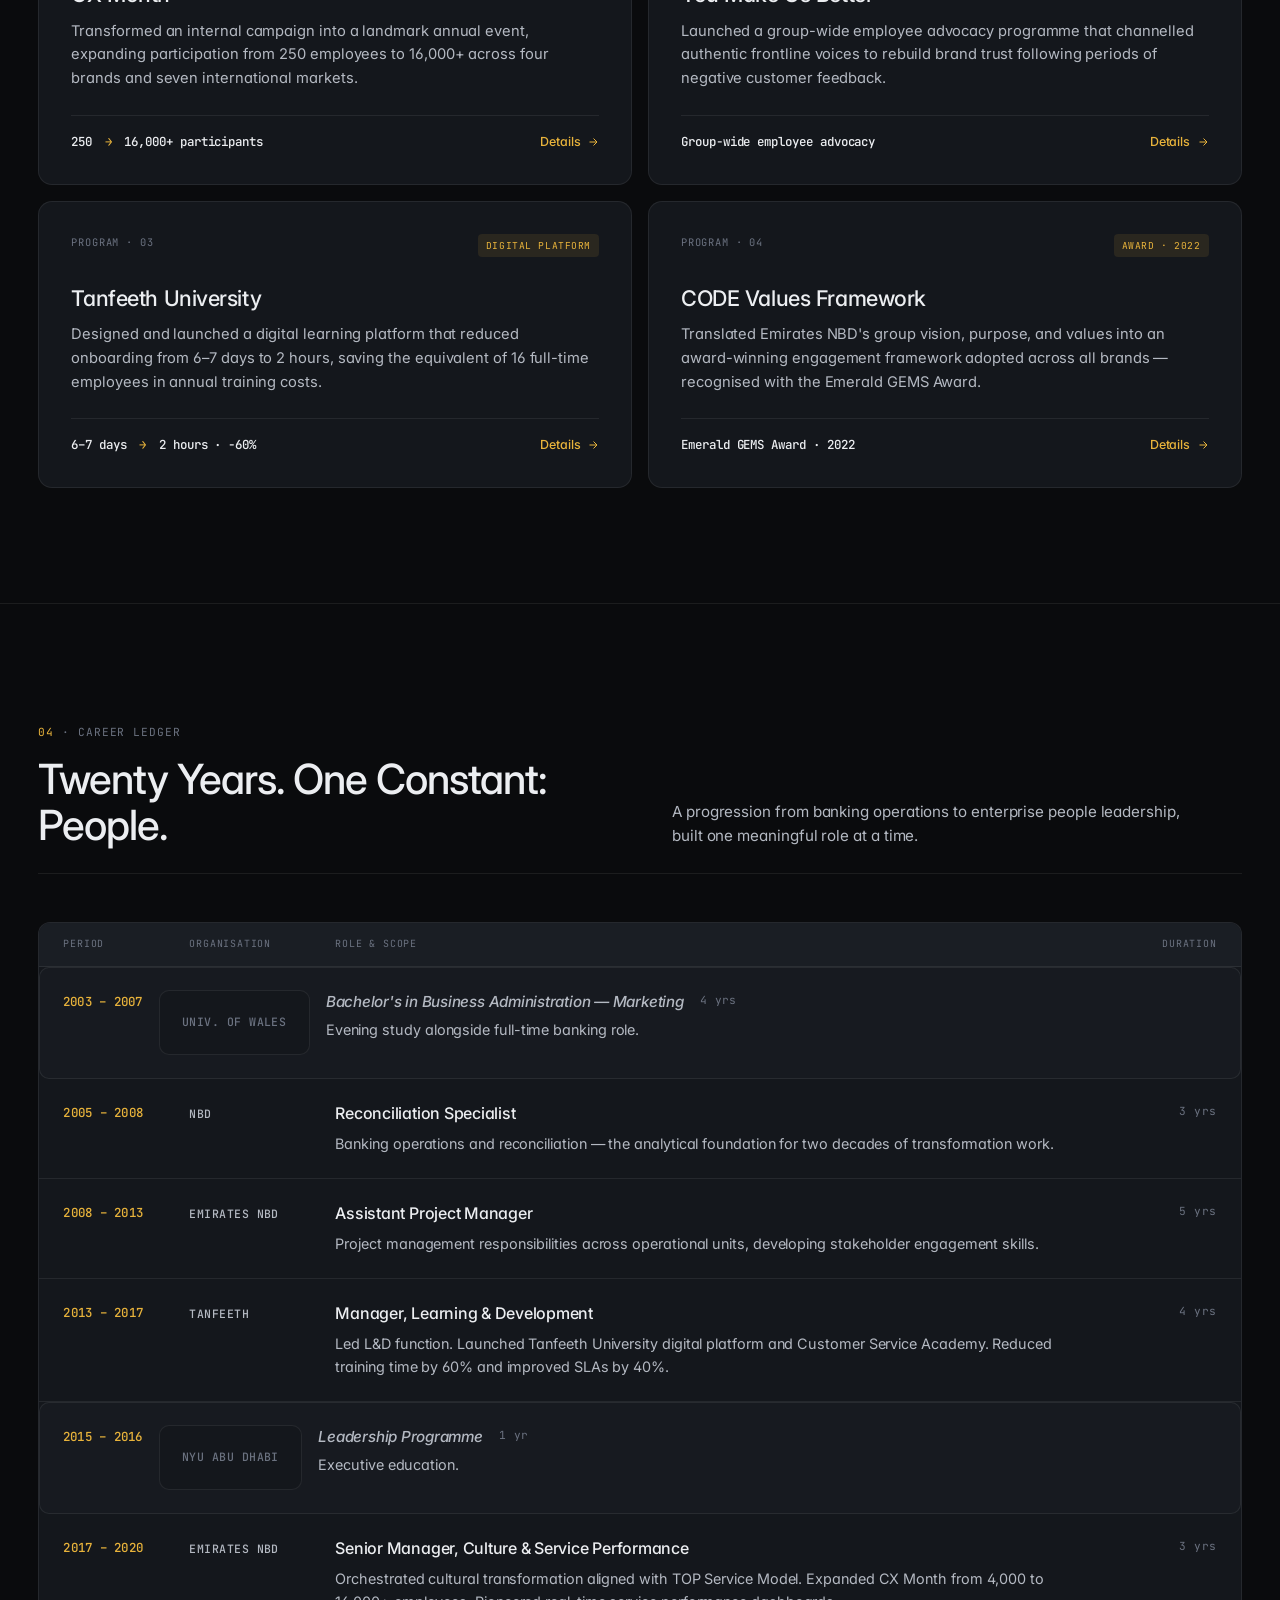
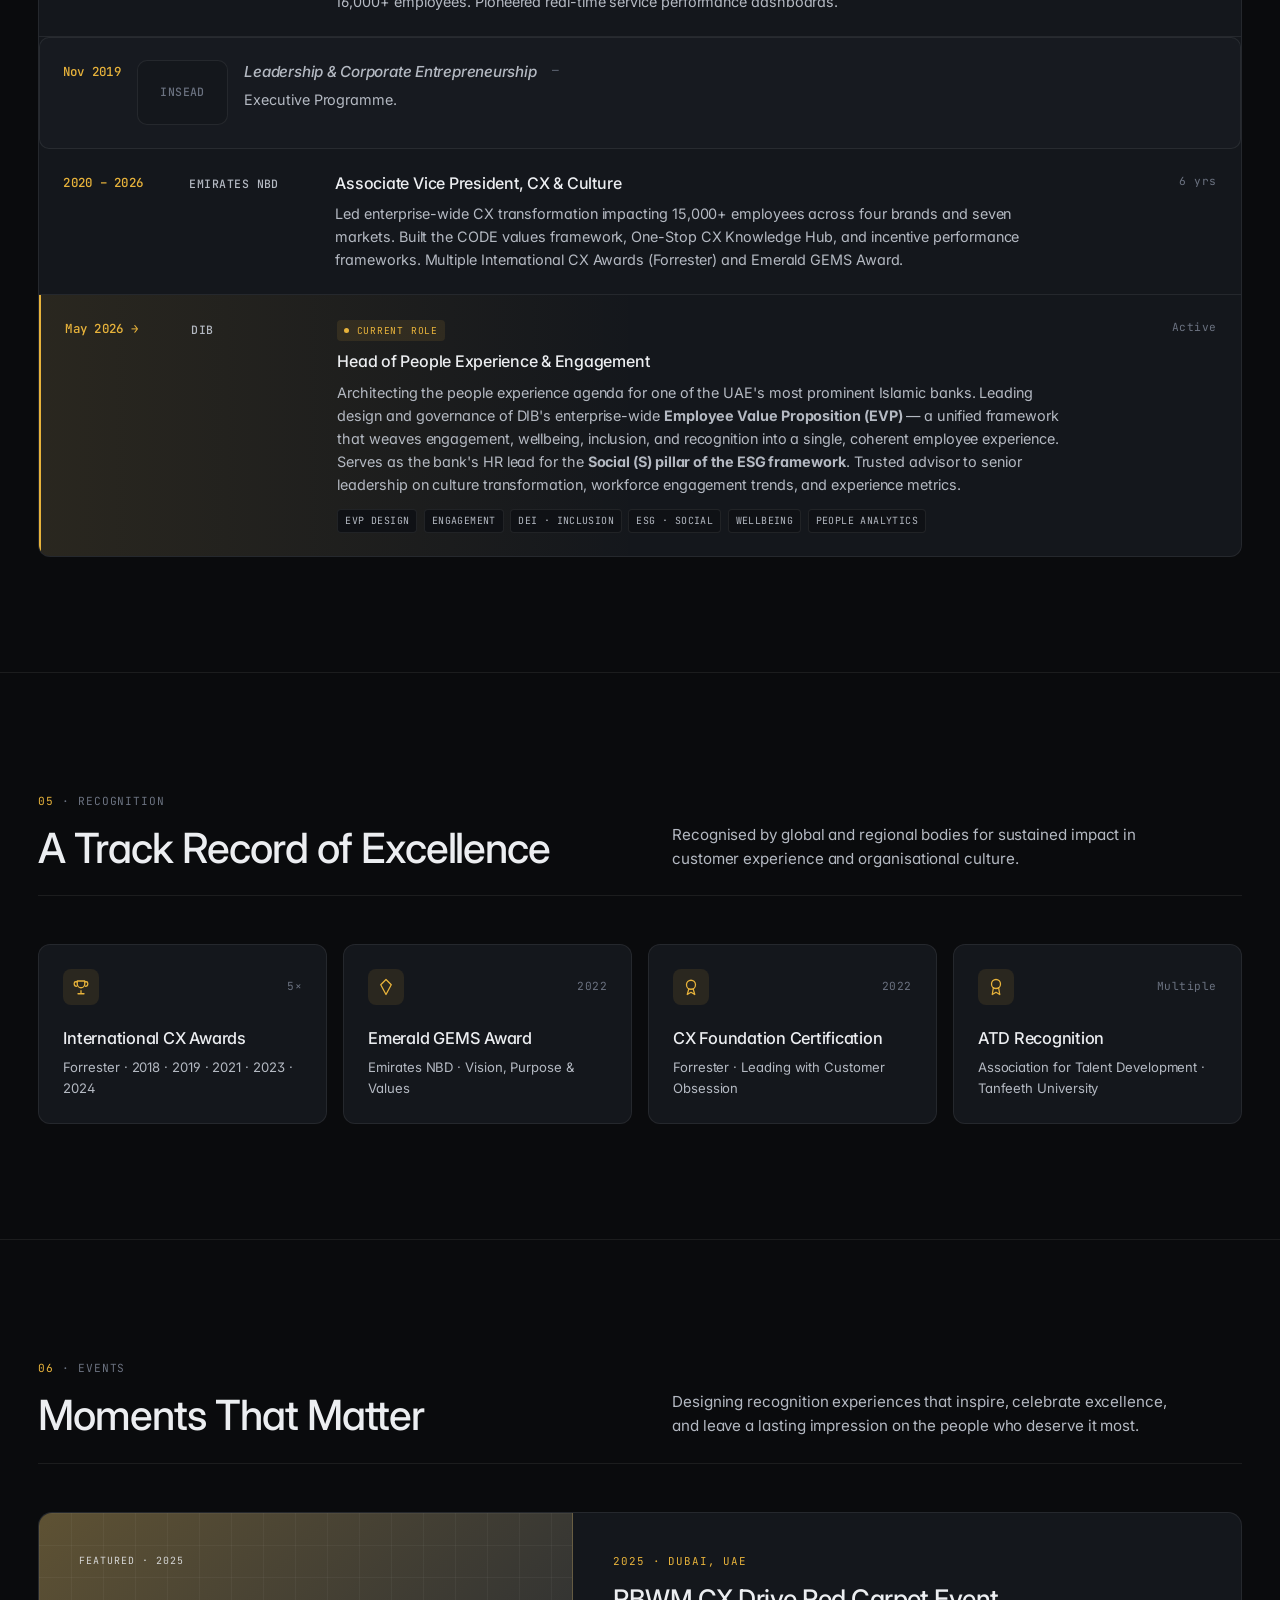
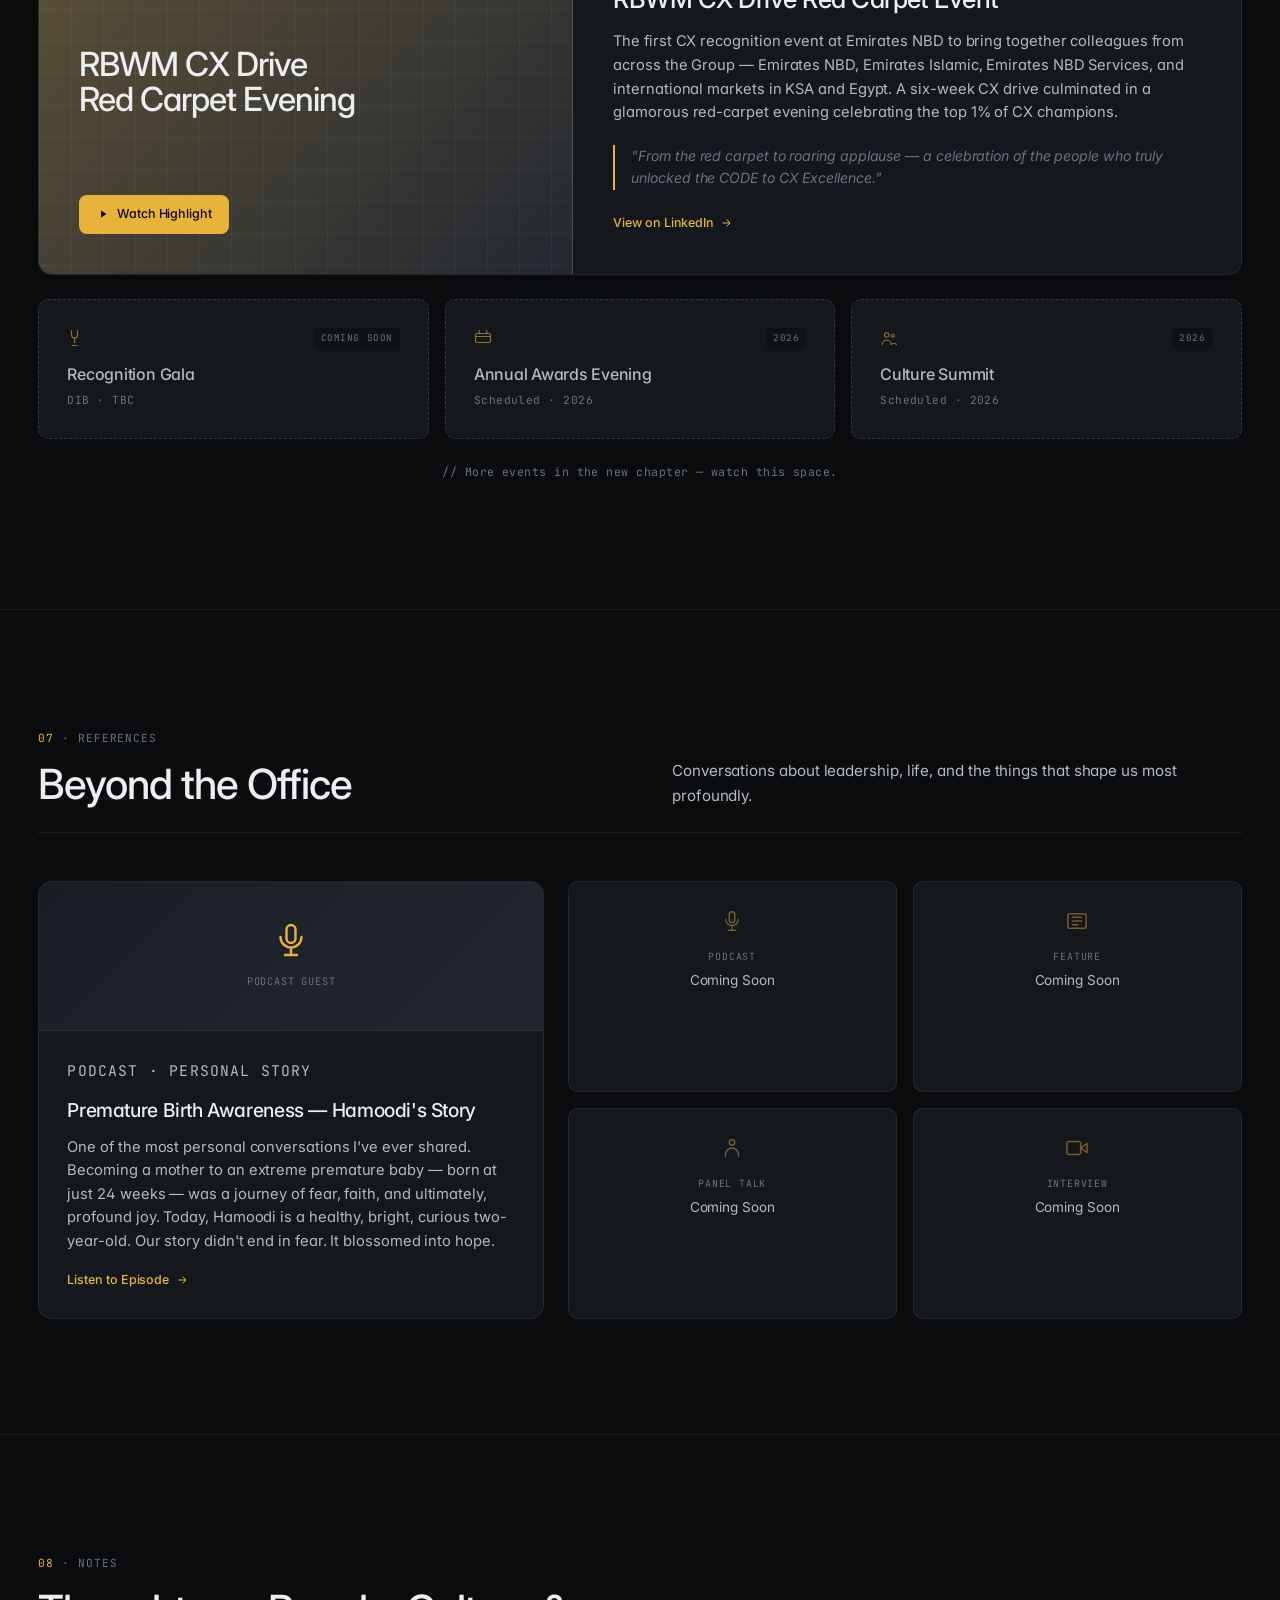
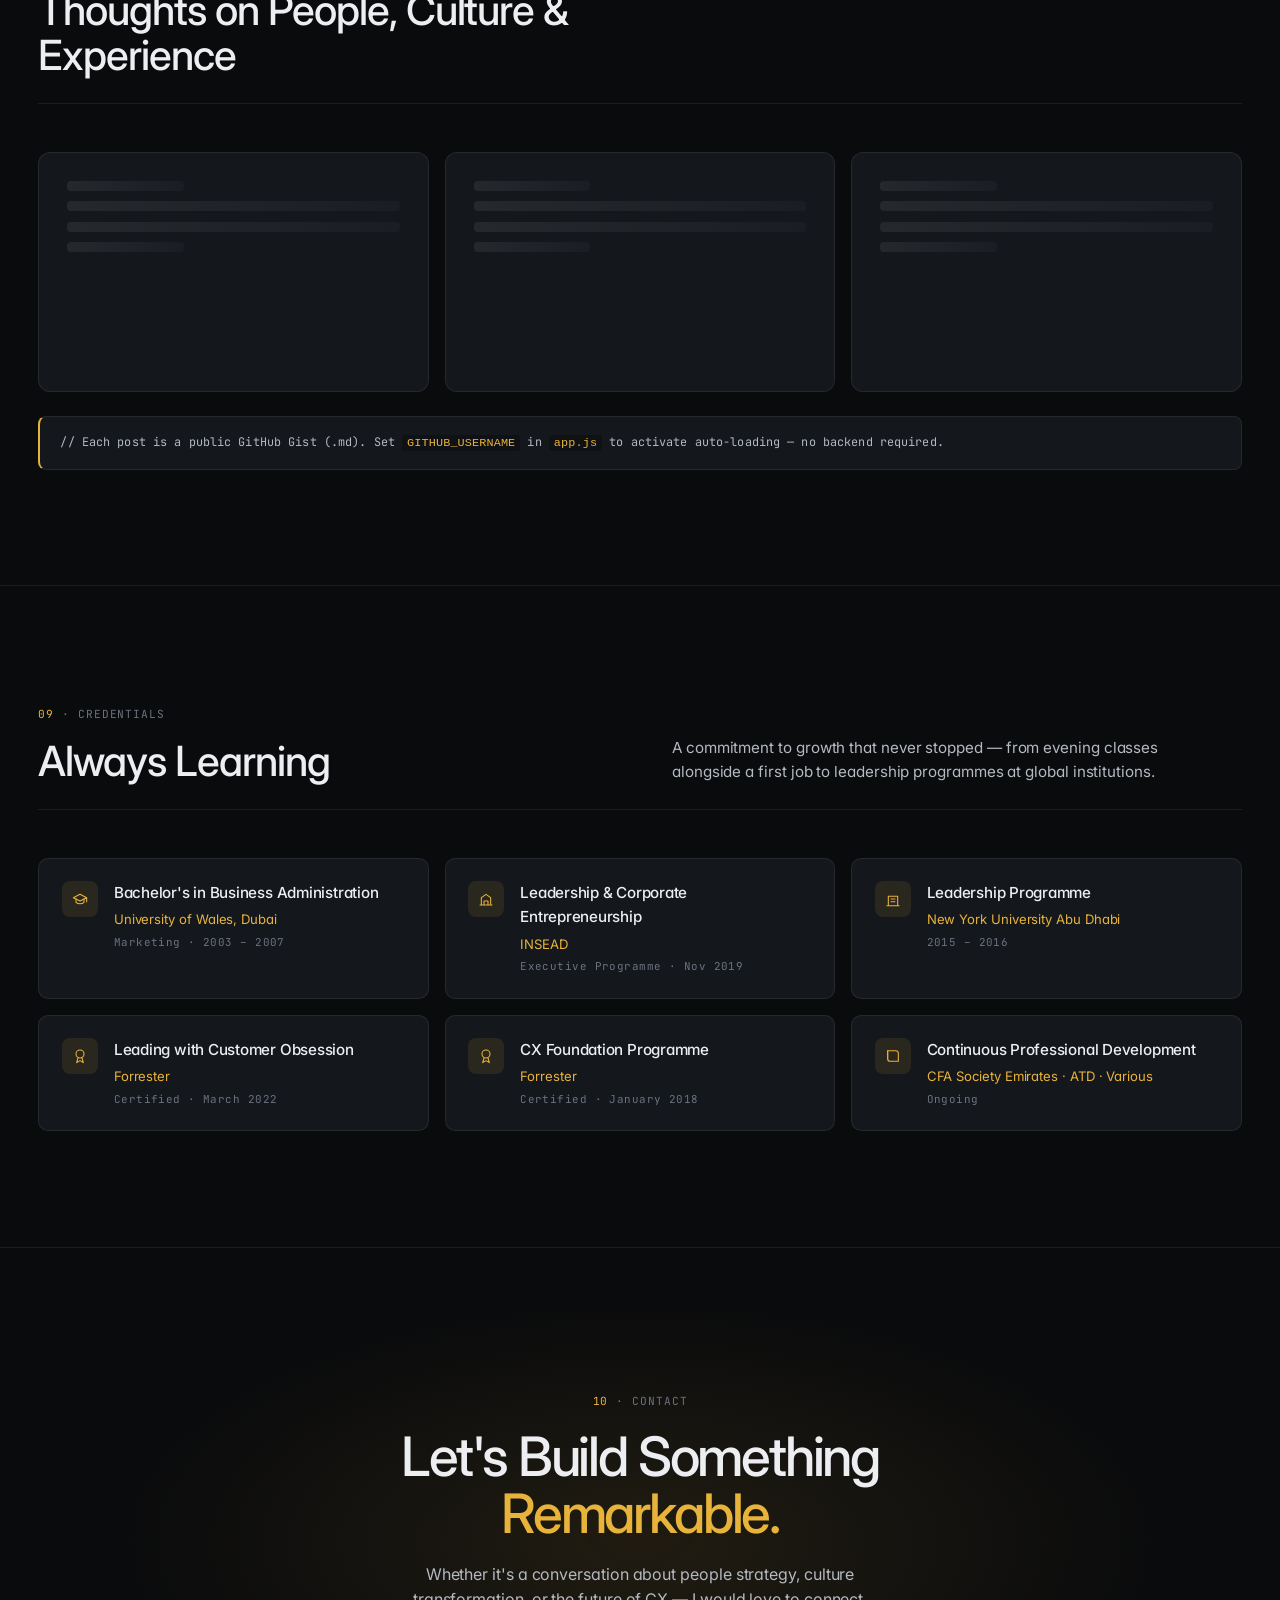
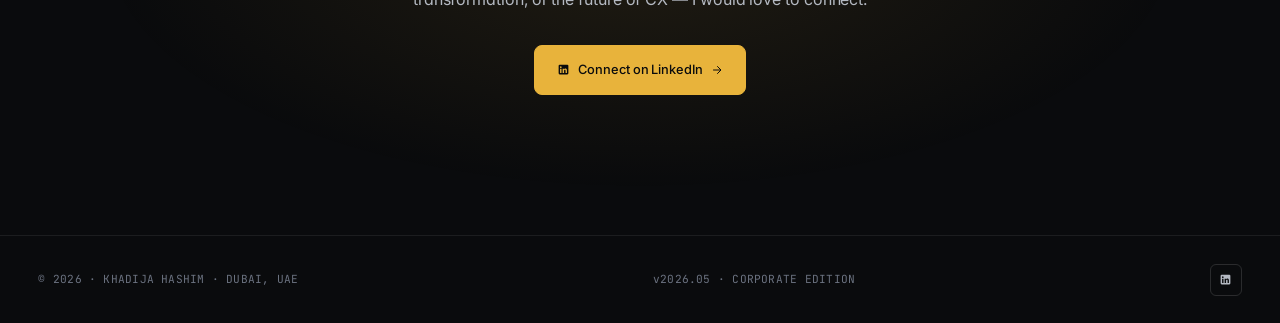
<file: v2/corporate/index.html>
<!DOCTYPE html>
<html lang="en" data-theme="dark">
<head>
  <meta charset="UTF-8">
  <meta name="viewport" content="width=device-width, initial-scale=1">
  <title>Khadija Hashim — Profile Report 2026</title>
  <meta name="description" content="Khadija Hashim — Head of People Experience &amp; Engagement at DIB. 20+ years transforming customer experience, culture, and people strategy.">

  <link rel="preconnect" href="https://fonts.googleapis.com">
  <link rel="preconnect" href="https://fonts.gstatic.com" crossorigin>
  <link href="https://fonts.googleapis.com/css2?family=Inter:wght@300;400;450;500;600;700&family=JetBrains+Mono:wght@400;500;600&display=swap" rel="stylesheet">

  <link rel="stylesheet" href="styles.css">
</head>
<body>

  <!-- =============================================
       TOP STATUS BAR — terminal-style ticker
       ============================================= -->
  <div class="topbar">
    <div class="wrap topbar-inner">
      <div class="topbar-left">
        <span class="stat">SUBJECT <strong>KHADIJA HASHIM</strong></span>
        <span class="stat">STATUS <strong>ACTIVE</strong></span>
        <span class="stat">ROLE <strong>HEAD OF PEX · DIB</strong></span>
      </div>
      <div class="topbar-right">
        <span data-clock>00:00:00 GST</span>
      </div>
    </div>
  </div>

  <!-- =============================================
       NAV
       ============================================= -->
  <nav class="nav">
    <div class="wrap nav-inner">
      <a href="#top" class="brand">
        <span class="brand-mark">KH</span>
        <span class="brand-text">
          Khadija Hashim
          <small>Profile · v2026.05</small>
        </span>
      </a>

      <ul class="nav-links" id="navLinks">
        <li><a href="#profile">Profile</a></li>
        <li><a href="#indicators">Indicators</a></li>
        <li><a href="#programs">Programs</a></li>
        <li><a href="#career">Career</a></li>
        <li><a href="#recognition">Recognition</a></li>
        <li><a href="#events">Events</a></li>
        <li><a href="#notes">Notes</a></li>
      </ul>

      <div class="nav-actions">
        <button class="icon-btn" data-theme-toggle aria-label="Toggle light or dark theme">
          <svg class="moon" viewBox="0 0 24 24" fill="none" stroke="currentColor" stroke-width="1.7" stroke-linecap="round" stroke-linejoin="round"><path d="M21 12.8A9 9 0 1 1 11.2 3a7 7 0 0 0 9.8 9.8z"/></svg>
          <svg class="sun" viewBox="0 0 24 24" fill="none" stroke="currentColor" stroke-width="1.7" stroke-linecap="round" stroke-linejoin="round"><circle cx="12" cy="12" r="4"/><path d="M12 2v2M12 20v2M4.93 4.93l1.41 1.41M17.66 17.66l1.41 1.41M2 12h2M20 12h2M4.93 19.07l1.41-1.41M17.66 6.34l1.41-1.41"/></svg>
        </button>
        <a class="btn nav-cta" href="#connect">
          Get in touch
          <svg width="12" height="12" viewBox="0 0 24 24" fill="none" stroke="currentColor" stroke-width="2" stroke-linecap="round"><path d="M5 12h14M13 5l7 7-7 7"/></svg>
        </a>
        <button class="icon-btn menu-btn" data-menu aria-label="Open menu" aria-expanded="false">
          <svg viewBox="0 0 24 24" fill="none" stroke="currentColor" stroke-width="1.7" stroke-linecap="round"><path d="M4 7h16M4 12h16M4 17h16"/></svg>
        </button>
      </div>
    </div>
  </nav>


  <!-- =============================================
       HERO
       ============================================= -->
  <header class="hero" id="top">
    <div class="wrap">
      <div class="hero-grid">
        <div>
          <div class="hero-meta reveal">
            <span class="tag"><span class="dot live"></span>Currently at DIB</span>
            <span class="tag mono">As of <span data-asof>—</span></span>
          </div>

          <h1 class="hero-name reveal" style="--rd:.05s">
            Khadija Hashim<span class="accent">.</span>
          </h1>
          <p class="hero-role reveal" style="--rd:.1s">
            Head of People Experience &amp; Engagement &nbsp;·&nbsp; Dubai Islamic Bank
          </p>
          <p class="hero-bio reveal" style="--rd:.15s">
            Twenty years architecting customer experience, culture, and people strategy
            across the UAE's most recognised banking institutions. Now designing
            DIB's enterprise EVP and leading the Social pillar of its ESG framework.
          </p>
          <div class="hero-ctas reveal" style="--rd:.2s">
            <a class="btn" href="https://www.linkedin.com/in/khadija-hashim-7a721617a/" target="_blank" rel="noopener">
              <svg width="13" height="13" viewBox="0 0 24 24" fill="currentColor"><path d="M19 3a2 2 0 0 1 2 2v14a2 2 0 0 1-2 2H5a2 2 0 0 1-2-2V5a2 2 0 0 1 2-2zM8.34 18.34V10.5H5.67v7.84zM7 9.33a1.55 1.55 0 1 0 0-3.1 1.55 1.55 0 0 0 0 3.1zm11.34 9.01v-4.49c0-2.4-1.28-3.52-3-3.52a2.59 2.59 0 0 0-2.34 1.29h-.04V10.5h-2.55v7.84h2.66v-3.88c0-1.02.2-2.02 1.47-2.02 1.25 0 1.27 1.17 1.27 2.08v3.82z"/></svg>
              LinkedIn
            </a>
            <a class="btn-ghost" href="#profile">View Profile
              <svg width="12" height="12" viewBox="0 0 24 24" fill="none" stroke="currentColor" stroke-width="2" stroke-linecap="round"><path d="M12 5v14M5 12l7 7 7-7"/></svg>
            </a>
          </div>

          <div class="hero-stats reveal" style="--rd:.25s">
            <div class="hs-cell">
              <p class="hs-label">Years in Banking</p>
              <p class="hs-value tabular">20<span class="suffix">+</span></p>
            </div>
            <div class="hs-cell">
              <p class="hs-label">Employees Impacted</p>
              <p class="hs-value tabular">16k<span class="suffix">+</span></p>
            </div>
            <div class="hs-cell">
              <p class="hs-label">Int'l CX Awards</p>
              <p class="hs-value tabular">5<span class="suffix">×</span></p>
            </div>
            <div class="hs-cell">
              <p class="hs-label">Training Time</p>
              <p class="hs-value tabular">−60<span class="suffix">%</span></p>
            </div>
          </div>
        </div>

        <!-- Profile card -->
        <aside class="profile-card reveal" style="--rd:.15s">
          <header class="profile-head">
            <span class="dots"><span></span><span></span><span></span></span>
            <span>profile · khadija-hashim</span>
          </header>
          <div class="profile-portrait">
            <!-- To insert photo: replace .ph block with <img src="khadija.jpg" alt="Khadija Hashim"> -->
            <div class="ph">
              <svg viewBox="0 0 24 24" fill="none" stroke="currentColor" stroke-width="1.2" stroke-linecap="round" stroke-linejoin="round"><circle cx="12" cy="8" r="4"/><path d="M4 21a8 8 0 0 1 16 0"/></svg>
              <p>Portrait pending</p>
            </div>
          </div>
          <div class="profile-details">
            <div class="pd-row"><span class="k">Based in</span><span class="v">Dubai, UAE</span></div>
            <div class="pd-row"><span class="k">Tenure</span><span class="v">20+ yrs</span></div>
            <div class="pd-row"><span class="k">Sector</span><span class="v">Banking · CX</span></div>
            <div class="pd-row"><span class="k">Focus</span><span class="v">People Strategy</span></div>
            <div class="pd-row"><span class="k">Languages</span><span class="v">EN · AR</span></div>
            <div class="pd-row"><span class="k">Education</span><span class="v">BBA · INSEAD</span></div>
          </div>
        </aside>
      </div>
    </div>
  </header>


  <!-- =============================================
       ABOUT / PROFILE
       ============================================= -->
  <section class="section" id="profile">
    <div class="wrap">
      <div class="section-head">
        <div class="reveal">
          <span class="section-index"><span class="num">01</span> · Profile</span>
          <h2 class="section-h">The Story Behind the Work</h2>
        </div>
        <p class="section-sub reveal" style="--rd:.1s">
          A two-decade arc from banking operations to enterprise people leadership —
          guided by one belief: that experience, at its best, is built around the human at its centre.
        </p>
      </div>

      <div class="about-grid">
        <aside class="principle reveal">
          <p class="principle-q">
            "CX isn't just about service — it's about <em>shaping culture</em>,
            empowering people, and driving strategic impact."
          </p>
          <p class="principle-by">— Operating Principle · 2026</p>
        </aside>

        <div class="story reveal" style="--rd:.1s">
          <p>
            Twenty years ago, I walked into a bank as a young woman balancing her first full-time
            role with evening degree classes at the University of Wales. I didn't have a roadmap —
            just drive, curiosity, and a deep belief that people and their experiences are the
            heartbeat of any great organisation. What followed was a two-decade journey that took
            me from <strong>Reconciliation Specialist</strong> to <strong>Associate Vice President</strong>,
            across Emirates NBD, Tanfeeth, and now DIB — shaping cultures, building people-first
            systems, and leading transformation at scale.
          </p>
          <p>
            Today, as <strong>Head of People Experience &amp; Engagement at DIB</strong>, I architect
            the bank's enterprise people strategy — designing programmes that integrate engagement,
            wellbeing, inclusion, and recognition into one coherent, human-centred experience. I govern
            the Employee Value Proposition, lead DEI and holistic wellbeing initiatives, and serve as
            the organisation's HR lead for the Social pillar of the ESG framework. My north star
            has never changed: build environments where every person feels genuinely seen,
            purposefully valued, and inspired to give their best.
          </p>
          <p>
            Beyond the professional journey, I am a mother to Hamoodi — a healthy, bright,
            wonderful boy who came into the world at just 24 weeks and taught our family the
            true meaning of resilience and hope. That experience made me a deeper listener,
            a more empathetic leader, and someone who never takes an ordinary day for granted.
          </p>
        </div>
      </div>

      <div class="pillars">
        <div class="pillar reveal">
          <p class="pillar-id">01 · Principle</p>
          <h4>People First</h4>
          <p>Every strategy, programme, and framework begins and ends with the humans it serves.</p>
        </div>
        <div class="pillar reveal" style="--rd:.06s">
          <p class="pillar-id">02 · Principle</p>
          <h4>Culture by Design</h4>
          <p>Cultures don't happen by accident. They are architected, intentionally and consistently.</p>
        </div>
        <div class="pillar reveal" style="--rd:.12s">
          <p class="pillar-id">03 · Principle</p>
          <h4>Impact at Scale</h4>
          <p>Individual moments matter. But the real measure of leadership is how far the ripple travels.</p>
        </div>
      </div>
    </div>
  </section>


  <!-- =============================================
       INDICATORS (Numbers)
       ============================================= -->
  <section class="section" id="indicators">
    <div class="wrap">
      <div class="section-head">
        <div class="reveal">
          <span class="section-index"><span class="num">02</span> · Indicators</span>
          <h2 class="section-h">A Measurable Difference</h2>
        </div>
        <p class="section-sub reveal" style="--rd:.1s">
          Key metrics across two decades of transformation work — sourced from
          organisational records, award citations, and published case studies.
        </p>
      </div>

      <div class="indicators">
        <div class="ind reveal">
          <p class="ind-label">Years in Banking <span class="chip">Active</span></p>
          <p class="ind-value tabular"><span data-counter="20" data-suffix="">0</span><span class="suffix">+</span></p>
          <svg class="ind-spark" viewBox="0 0 50 18"><path d="M0 14 L10 12 L20 10 L30 6 L40 4 L50 2"/></svg>
          <p class="ind-meta">National Bank of Dubai → DIB</p>
        </div>
        <div class="ind reveal" style="--rd:.06s">
          <p class="ind-label">Employees Impacted <span class="chip">Scaled 64×</span></p>
          <p class="ind-value tabular"><span data-counter="16000" data-suffix="">0</span><span class="suffix">+</span></p>
          <svg class="ind-spark" viewBox="0 0 50 18"><path d="M0 16 L10 15 L20 12 L30 8 L40 4 L50 2"/></svg>
          <p class="ind-meta">via CX Month, 250 → 16k</p>
        </div>
        <div class="ind reveal" style="--rd:.12s">
          <p class="ind-label">International CX Awards <span class="chip">Forrester</span></p>
          <p class="ind-value tabular"><span data-counter="5" data-suffix="">0</span><span class="suffix">×</span></p>
          <svg class="ind-spark" viewBox="0 0 50 18"><path d="M0 14 L10 14 L20 10 L30 10 L40 6 L50 4"/></svg>
          <p class="ind-meta">2018 · 2019 · 2021 · 2023 · 2024</p>
        </div>
        <div class="ind reveal" style="--rd:.18s">
          <p class="ind-label">Training Time Reduced <span class="chip">−60%</span></p>
          <p class="ind-value tabular">−<span data-counter="60" data-suffix="">0</span><span class="suffix">%</span></p>
          <svg class="ind-spark" viewBox="0 0 50 18"><path d="M0 4 L10 8 L20 10 L30 13 L40 14 L50 16"/></svg>
          <p class="ind-meta">Saving 16 FTEs annually</p>
        </div>
      </div>
    </div>
  </section>


  <!-- =============================================
       PROGRAMS (Signature Work)
       ============================================= -->
  <section class="section" id="programs">
    <div class="wrap">
      <div class="section-head">
        <div class="reveal">
          <span class="section-index"><span class="num">03</span> · Programs</span>
          <h2 class="section-h">Work That Moved the Needle</h2>
        </div>
        <p class="section-sub reveal" style="--rd:.1s">
          Four programmes built from scratch that changed how employees show up,
          how organisations learn, and how cultures endure.
        </p>
      </div>

      <div class="programs">
        <article class="program reveal">
          <header class="prog-head">
            <span class="prog-id">PROGRAM · 01</span>
            <span class="prog-status">Annual · Active</span>
          </header>
          <div>
            <h3 class="prog-title">CX Month</h3>
            <p class="prog-desc">Transformed an internal campaign into a landmark annual event, expanding participation from 250 employees to 16,000+ across four brands and seven international markets.</p>
          </div>
          <div class="prog-row">
            <span class="prog-metric tabular">250 <span class="arrow">→</span> 16,000+ participants</span>
            <a class="read-more" href="#">Details
              <svg width="12" height="12" viewBox="0 0 24 24" fill="none" stroke="currentColor" stroke-width="2"><path d="M5 12h14M13 5l7 7-7 7"/></svg>
            </a>
          </div>
        </article>

        <article class="program reveal" style="--rd:.08s">
          <header class="prog-head">
            <span class="prog-id">PROGRAM · 02</span>
            <span class="prog-status">Group-wide</span>
          </header>
          <div>
            <h3 class="prog-title">You Make Us Better</h3>
            <p class="prog-desc">Launched a group-wide employee advocacy programme that channelled authentic frontline voices to rebuild brand trust following periods of negative customer feedback.</p>
          </div>
          <div class="prog-row">
            <span class="prog-metric">Group-wide employee advocacy</span>
            <a class="read-more" href="#">Details
              <svg width="12" height="12" viewBox="0 0 24 24" fill="none" stroke="currentColor" stroke-width="2"><path d="M5 12h14M13 5l7 7-7 7"/></svg>
            </a>
          </div>
        </article>

        <article class="program reveal" style="--rd:.16s">
          <header class="prog-head">
            <span class="prog-id">PROGRAM · 03</span>
            <span class="prog-status">Digital Platform</span>
          </header>
          <div>
            <h3 class="prog-title">Tanfeeth University</h3>
            <p class="prog-desc">Designed and launched a digital learning platform that reduced onboarding from 6–7 days to 2 hours, saving the equivalent of 16 full-time employees in annual training costs.</p>
          </div>
          <div class="prog-row">
            <span class="prog-metric tabular">6–7 days <span class="arrow">→</span> 2 hours · −60%</span>
            <a class="read-more" href="#">Details
              <svg width="12" height="12" viewBox="0 0 24 24" fill="none" stroke="currentColor" stroke-width="2"><path d="M5 12h14M13 5l7 7-7 7"/></svg>
            </a>
          </div>
        </article>

        <article class="program reveal" style="--rd:.24s">
          <header class="prog-head">
            <span class="prog-id">PROGRAM · 04</span>
            <span class="prog-status">Award · 2022</span>
          </header>
          <div>
            <h3 class="prog-title">CODE Values Framework</h3>
            <p class="prog-desc">Translated Emirates NBD's group vision, purpose, and values into an award-winning engagement framework adopted across all brands — recognised with the Emerald GEMS Award.</p>
          </div>
          <div class="prog-row">
            <span class="prog-metric">Emerald GEMS Award · 2022</span>
            <a class="read-more" href="#">Details
              <svg width="12" height="12" viewBox="0 0 24 24" fill="none" stroke="currentColor" stroke-width="2"><path d="M5 12h14M13 5l7 7-7 7"/></svg>
            </a>
          </div>
        </article>
      </div>
    </div>
  </section>


  <!-- =============================================
       CAREER LEDGER (Timeline as table)
       ============================================= -->
  <section class="section" id="career">
    <div class="wrap">
      <div class="section-head">
        <div class="reveal">
          <span class="section-index"><span class="num">04</span> · Career Ledger</span>
          <h2 class="section-h">Twenty Years. One Constant: People.</h2>
        </div>
        <p class="section-sub reveal" style="--rd:.1s">
          A progression from banking operations to enterprise people leadership,
          built one meaningful role at a time.
        </p>
      </div>

      <div class="ledger reveal">
        <header class="ledger-head">
          <div>Period</div>
          <div>Organisation</div>
          <div>Role &amp; Scope</div>
          <div style="text-align:right;">Duration</div>
        </header>

        <div class="led-row edu">
          <div class="led-year">2003 – 2007</div>
          <div class="led-org edu">Univ. of Wales</div>
          <div class="led-body">
            <h5 class="led-role">Bachelor's in Business Administration — Marketing</h5>
            <p class="led-desc">Evening study alongside full-time banking role.</p>
          </div>
          <div class="led-meta">4 yrs</div>
        </div>

        <div class="led-row">
          <div class="led-year">2005 – 2008</div>
          <div class="led-org">NBD</div>
          <div class="led-body">
            <h5 class="led-role">Reconciliation Specialist</h5>
            <p class="led-desc">Banking operations and reconciliation — the analytical foundation for two decades of transformation work.</p>
          </div>
          <div class="led-meta">3 yrs</div>
        </div>

        <div class="led-row">
          <div class="led-year">2008 – 2013</div>
          <div class="led-org">Emirates NBD</div>
          <div class="led-body">
            <h5 class="led-role">Assistant Project Manager</h5>
            <p class="led-desc">Project management responsibilities across operational units, developing stakeholder engagement skills.</p>
          </div>
          <div class="led-meta">5 yrs</div>
        </div>

        <div class="led-row">
          <div class="led-year">2013 – 2017</div>
          <div class="led-org">Tanfeeth</div>
          <div class="led-body">
            <h5 class="led-role">Manager, Learning &amp; Development</h5>
            <p class="led-desc">Led L&amp;D function. Launched Tanfeeth University digital platform and Customer Service Academy. Reduced training time by 60% and improved SLAs by 40%.</p>
          </div>
          <div class="led-meta">4 yrs</div>
        </div>

        <div class="led-row edu">
          <div class="led-year">2015 – 2016</div>
          <div class="led-org edu">NYU Abu Dhabi</div>
          <div class="led-body">
            <h5 class="led-role">Leadership Programme</h5>
            <p class="led-desc">Executive education.</p>
          </div>
          <div class="led-meta">1 yr</div>
        </div>

        <div class="led-row">
          <div class="led-year">2017 – 2020</div>
          <div class="led-org">Emirates NBD</div>
          <div class="led-body">
            <h5 class="led-role">Senior Manager, Culture &amp; Service Performance</h5>
            <p class="led-desc">Orchestrated cultural transformation aligned with TOP Service Model. Expanded CX Month from 4,000 to 16,000+ employees. Pioneered real-time service performance dashboards.</p>
          </div>
          <div class="led-meta">3 yrs</div>
        </div>

        <div class="led-row edu">
          <div class="led-year">Nov 2019</div>
          <div class="led-org edu">INSEAD</div>
          <div class="led-body">
            <h5 class="led-role">Leadership &amp; Corporate Entrepreneurship</h5>
            <p class="led-desc">Executive Programme.</p>
          </div>
          <div class="led-meta">—</div>
        </div>

        <div class="led-row">
          <div class="led-year">2020 – 2026</div>
          <div class="led-org">Emirates NBD</div>
          <div class="led-body">
            <h5 class="led-role">Associate Vice President, CX &amp; Culture</h5>
            <p class="led-desc">Led enterprise-wide CX transformation impacting 15,000+ employees across four brands and seven markets. Built the CODE values framework, One-Stop CX Knowledge Hub, and incentive performance frameworks. Multiple International CX Awards (Forrester) and Emerald GEMS Award.</p>
          </div>
          <div class="led-meta">6 yrs</div>
        </div>

        <div class="led-row current">
          <div class="led-year">May 2026 →</div>
          <div class="led-org">DIB</div>
          <div class="led-body">
            <span class="live-chip"><span class="pulse"></span>Current Role</span>
            <h5 class="led-role">Head of People Experience &amp; Engagement</h5>
            <p class="led-desc">
              Architecting the people experience agenda for one of the UAE's most prominent Islamic banks.
              Leading design and governance of DIB's enterprise-wide <strong>Employee Value Proposition (EVP)</strong>
              — a unified framework that weaves engagement, wellbeing, inclusion, and recognition into a single,
              coherent employee experience. Serves as the bank's HR lead for the
              <strong>Social (S) pillar of the ESG framework</strong>. Trusted advisor to senior leadership
              on culture transformation, workforce engagement trends, and experience metrics.
            </p>
            <div class="led-tags">
              <span class="t">EVP Design</span>
              <span class="t">Engagement</span>
              <span class="t">DEI · Inclusion</span>
              <span class="t">ESG · Social</span>
              <span class="t">Wellbeing</span>
              <span class="t">People Analytics</span>
            </div>
          </div>
          <div class="led-meta">Active</div>
        </div>
      </div>
    </div>
  </section>


  <!-- =============================================
       RECOGNITION (Awards)
       ============================================= -->
  <section class="section" id="recognition">
    <div class="wrap">
      <div class="section-head">
        <div class="reveal">
          <span class="section-index"><span class="num">05</span> · Recognition</span>
          <h2 class="section-h">A Track Record of Excellence</h2>
        </div>
        <p class="section-sub reveal" style="--rd:.1s">
          Recognised by global and regional bodies for sustained impact in customer experience and organisational culture.
        </p>
      </div>

      <div class="awards-grid">
        <div class="award reveal">
          <div class="award-row">
            <div class="award-ico"><svg viewBox="0 0 24 24" fill="none" stroke="currentColor" stroke-width="1.7" stroke-linecap="round" stroke-linejoin="round"><path d="M8 21h8M12 17v4M7 4h10v4a5 5 0 0 1-10 0V4z"/><path d="M17 5h2a2 2 0 0 1 2 2v1a3 3 0 0 1-3 3M7 5H5a2 2 0 0 0-2 2v1a3 3 0 0 0 3 3"/></svg></div>
            <span class="award-year">5×</span>
          </div>
          <h4>International CX Awards</h4>
          <p>Forrester · 2018 · 2019 · 2021 · 2023 · 2024</p>
        </div>
        <div class="award reveal" style="--rd:.06s">
          <div class="award-row">
            <div class="award-ico"><svg viewBox="0 0 24 24" fill="none" stroke="currentColor" stroke-width="1.7" stroke-linejoin="round"><polygon points="12 2 19 9 12 22 5 9"/></svg></div>
            <span class="award-year">2022</span>
          </div>
          <h4>Emerald GEMS Award</h4>
          <p>Emirates NBD · Vision, Purpose &amp; Values</p>
        </div>
        <div class="award reveal" style="--rd:.12s">
          <div class="award-row">
            <div class="award-ico"><svg viewBox="0 0 24 24" fill="none" stroke="currentColor" stroke-width="1.7" stroke-linecap="round" stroke-linejoin="round"><circle cx="12" cy="9" r="6"/><path d="M9 15l-2 7 5-3 5 3-2-7"/></svg></div>
            <span class="award-year">2022</span>
          </div>
          <h4>CX Foundation Certification</h4>
          <p>Forrester · Leading with Customer Obsession</p>
        </div>
        <div class="award reveal" style="--rd:.18s">
          <div class="award-row">
            <div class="award-ico"><svg viewBox="0 0 24 24" fill="none" stroke="currentColor" stroke-width="1.7" stroke-linecap="round" stroke-linejoin="round"><circle cx="12" cy="8" r="6"/><path d="M15.5 13l1.5 9-5-3-5 3 1.5-9"/></svg></div>
            <span class="award-year">Multiple</span>
          </div>
          <h4>ATD Recognition</h4>
          <p>Association for Talent Development · Tanfeeth University</p>
        </div>
      </div>
    </div>
  </section>


  <!-- =============================================
       EVENTS
       ============================================= -->
  <section class="section" id="events">
    <div class="wrap">
      <div class="section-head">
        <div class="reveal">
          <span class="section-index"><span class="num">06</span> · Events</span>
          <h2 class="section-h">Moments That Matter</h2>
        </div>
        <p class="section-sub reveal" style="--rd:.1s">
          Designing recognition experiences that inspire, celebrate excellence,
          and leave a lasting impression on the people who deserve it most.
        </p>
      </div>

      <div class="featured-event reveal">
        <div class="fe-cover">
          <p class="fe-meta">Featured · 2025</p>
          <h3 class="fe-cover-title">RBWM CX Drive<br>Red Carpet Evening</h3>
          <a class="fe-play" href="https://www.linkedin.com/posts/khadija-hashim-7a721617a_rbwm-cx-drive-red-carpet-event-activity-7427778531046129664-dEPh" target="_blank" rel="noopener">
            <svg width="12" height="12" viewBox="0 0 24 24" fill="currentColor"><path d="M8 5v14l11-7z"/></svg>
            Watch Highlight
          </a>
        </div>
        <div class="fe-body">
          <p class="fe-tag">2025 · Dubai, UAE</p>
          <h3 class="fe-title">RBWM CX Drive Red Carpet Event</h3>
          <p class="fe-desc">
            The first CX recognition event at Emirates NBD to bring together colleagues
            from across the Group — Emirates NBD, Emirates Islamic, Emirates NBD Services,
            and international markets in KSA and Egypt. A six-week CX drive culminated
            in a glamorous red-carpet evening celebrating the top 1% of CX champions.
          </p>
          <blockquote class="fe-quote">
            "From the red carpet to roaring applause — a celebration of the people who
            truly unlocked the CODE to CX Excellence."
          </blockquote>
          <a class="read-more" href="https://www.linkedin.com/posts/khadija-hashim-7a721617a_rbwm-cx-drive-red-carpet-event-activity-7427778531046129664-dEPh" target="_blank" rel="noopener">
            View on LinkedIn
            <svg width="12" height="12" viewBox="0 0 24 24" fill="none" stroke="currentColor" stroke-width="2"><path d="M5 12h14M13 5l7 7-7 7"/></svg>
          </a>
        </div>
      </div>

      <div class="event-row">
        <div class="event-card reveal">
          <div class="ec-h">
            <svg viewBox="0 0 24 24" fill="none" stroke="currentColor" stroke-width="1.5" stroke-linecap="round" stroke-linejoin="round"><path d="M6 2v6a4 4 0 0 0 8 0V2M10 12v6M7 22h6"/></svg>
            <span class="chip">Coming Soon</span>
          </div>
          <h5>Recognition Gala</h5>
          <p>DIB · TBC</p>
        </div>
        <div class="event-card reveal" style="--rd:.06s">
          <div class="ec-h">
            <svg viewBox="0 0 24 24" fill="none" stroke="currentColor" stroke-width="1.5" stroke-linecap="round" stroke-linejoin="round"><rect x="2" y="6" width="20" height="12" rx="2"/><path d="M7 2v4M17 2v4M2 10h20"/></svg>
            <span class="chip">2026</span>
          </div>
          <h5>Annual Awards Evening</h5>
          <p>Scheduled · 2026</p>
        </div>
        <div class="event-card reveal" style="--rd:.12s">
          <div class="ec-h">
            <svg viewBox="0 0 24 24" fill="none" stroke="currentColor" stroke-width="1.5" stroke-linecap="round" stroke-linejoin="round"><circle cx="9" cy="8" r="3"/><circle cx="17" cy="9" r="2"/><path d="M3 21a6 6 0 0 1 12 0M15 21a4 4 0 0 1 7 0"/></svg>
            <span class="chip">2026</span>
          </div>
          <h5>Culture Summit</h5>
          <p>Scheduled · 2026</p>
        </div>
      </div>
      <p class="events-note">// More events in the new chapter — watch this space.</p>
    </div>
  </section>


  <!-- =============================================
       MEDIA
       ============================================= -->
  <section class="section" id="media">
    <div class="wrap">
      <div class="section-head">
        <div class="reveal">
          <span class="section-index"><span class="num">07</span> · References</span>
          <h2 class="section-h">Beyond the Office</h2>
        </div>
        <p class="section-sub reveal" style="--rd:.1s">
          Conversations about leadership, life, and the things that shape us most profoundly.
        </p>
      </div>

      <div class="media-grid">
        <div class="media-feat reveal">
          <div class="media-feat-head">
            <svg viewBox="0 0 24 24" fill="none" stroke="currentColor" stroke-width="1.6" stroke-linecap="round" stroke-linejoin="round"><rect x="9" y="2" width="6" height="12" rx="3"/><path d="M5 10a7 7 0 0 0 14 0M12 18v4M8 22h8"/></svg>
            <p>Podcast Guest</p>
          </div>
          <div class="media-feat-body">
            <p class="media-type">Podcast · Personal Story</p>
            <h4>Premature Birth Awareness — Hamoodi's Story</h4>
            <p>
              One of the most personal conversations I've ever shared.
              Becoming a mother to an extreme premature baby — born at just 24 weeks —
              was a journey of fear, faith, and ultimately, profound joy.
              Today, Hamoodi is a healthy, bright, curious two-year-old.
              Our story didn't end in fear. It blossomed into hope.
            </p>
            <a class="read-more" href="https://lnkd.in/d6Muu2MP" target="_blank" rel="noopener">
              Listen to Episode
              <svg width="12" height="12" viewBox="0 0 24 24" fill="none" stroke="currentColor" stroke-width="2"><path d="M5 12h14M13 5l7 7-7 7"/></svg>
            </a>
          </div>
        </div>

        <div class="media-placeholders reveal" style="--rd:.08s">
          <div class="media-ph">
            <svg viewBox="0 0 24 24" fill="none" stroke="currentColor" stroke-width="1.6" stroke-linecap="round" stroke-linejoin="round"><rect x="9" y="2" width="6" height="12" rx="3"/><path d="M5 10a7 7 0 0 0 14 0M12 18v4M8 22h8"/></svg>
            <p class="t">Podcast</p>
            <p class="v">Coming Soon</p>
          </div>
          <div class="media-ph">
            <svg viewBox="0 0 24 24" fill="none" stroke="currentColor" stroke-width="1.6" stroke-linecap="round" stroke-linejoin="round"><rect x="2" y="4" width="20" height="16" rx="2"/><path d="M7 8h10M7 12h10M7 16h6"/></svg>
            <p class="t">Feature</p>
            <p class="v">Coming Soon</p>
          </div>
          <div class="media-ph">
            <svg viewBox="0 0 24 24" fill="none" stroke="currentColor" stroke-width="1.6" stroke-linecap="round" stroke-linejoin="round"><circle cx="12" cy="6" r="3"/><path d="M5 21v-2a7 7 0 0 1 14 0v2"/></svg>
            <p class="t">Panel Talk</p>
            <p class="v">Coming Soon</p>
          </div>
          <div class="media-ph">
            <svg viewBox="0 0 24 24" fill="none" stroke="currentColor" stroke-width="1.6" stroke-linecap="round" stroke-linejoin="round"><polygon points="23 7 16 12 23 17 23 7"/><rect x="1" y="5" width="15" height="14" rx="2"/></svg>
            <p class="t">Interview</p>
            <p class="v">Coming Soon</p>
          </div>
        </div>
      </div>
    </div>
  </section>


  <!-- =============================================
       NOTES (Insights / Blog)
       ============================================= -->
  <section class="section" id="notes">
    <div class="wrap">
      <div class="section-head">
        <div class="reveal">
          <span class="section-index"><span class="num">08</span> · Notes</span>
          <h2 class="section-h">Thoughts on People, Culture &amp; Experience</h2>
        </div>
        <p class="section-sub reveal" style="--rd:.1s">
          Occasional writings on leadership, transformation, and the future of work.
        </p>
      </div>

      <div class="insights-grid" id="insightsGrid">
        <div class="shimmer">
          <div class="shimmer-line short"></div>
          <div class="shimmer-line"></div>
          <div class="shimmer-line"></div>
          <div class="shimmer-line short"></div>
        </div>
        <div class="shimmer">
          <div class="shimmer-line short"></div>
          <div class="shimmer-line"></div>
          <div class="shimmer-line"></div>
          <div class="shimmer-line short"></div>
        </div>
        <div class="shimmer">
          <div class="shimmer-line short"></div>
          <div class="shimmer-line"></div>
          <div class="shimmer-line"></div>
          <div class="shimmer-line short"></div>
        </div>
      </div>

      <div class="notice">
        // Each post is a public GitHub Gist (.md). Set <code>GITHUB_USERNAME</code> in
        <code>app.js</code> to activate auto-loading — no backend required.
      </div>
    </div>
  </section>


  <!-- =============================================
       CREDENTIALS (Education)
       ============================================= -->
  <section class="section" id="credentials">
    <div class="wrap">
      <div class="section-head">
        <div class="reveal">
          <span class="section-index"><span class="num">09</span> · Credentials</span>
          <h2 class="section-h">Always Learning</h2>
        </div>
        <p class="section-sub reveal" style="--rd:.1s">
          A commitment to growth that never stopped — from evening classes alongside a first job
          to leadership programmes at global institutions.
        </p>
      </div>

      <div class="edu-grid">
        <div class="edu reveal">
          <div class="edu-ico"><svg viewBox="0 0 24 24" fill="none" stroke="currentColor" stroke-width="1.6" stroke-linecap="round" stroke-linejoin="round"><path d="M22 10v6M2 10l10-5 10 5-10 5z"/><path d="M6 12v5c3 3 9 3 12 0v-5"/></svg></div>
          <div>
            <h5>Bachelor's in Business Administration</h5>
            <p class="inst">University of Wales, Dubai</p>
            <p class="yr">Marketing · 2003 – 2007</p>
          </div>
        </div>
        <div class="edu reveal" style="--rd:.05s">
          <div class="edu-ico"><svg viewBox="0 0 24 24" fill="none" stroke="currentColor" stroke-width="1.6" stroke-linecap="round" stroke-linejoin="round"><path d="M3 21h18M5 21V10l7-5 7 5v11M9 21v-6h6v6"/></svg></div>
          <div>
            <h5>Leadership &amp; Corporate Entrepreneurship</h5>
            <p class="inst">INSEAD</p>
            <p class="yr">Executive Programme · Nov 2019</p>
          </div>
        </div>
        <div class="edu reveal" style="--rd:.1s">
          <div class="edu-ico"><svg viewBox="0 0 24 24" fill="none" stroke="currentColor" stroke-width="1.6" stroke-linecap="round" stroke-linejoin="round"><path d="M3 22h18M5 22V8h14v14M9 12h6M9 16h6"/></svg></div>
          <div>
            <h5>Leadership Programme</h5>
            <p class="inst">New York University Abu Dhabi</p>
            <p class="yr">2015 – 2016</p>
          </div>
        </div>
        <div class="edu reveal">
          <div class="edu-ico"><svg viewBox="0 0 24 24" fill="none" stroke="currentColor" stroke-width="1.6" stroke-linecap="round" stroke-linejoin="round"><circle cx="12" cy="9" r="6"/><path d="M9 15l-2 7 5-3 5 3-2-7"/></svg></div>
          <div>
            <h5>Leading with Customer Obsession</h5>
            <p class="inst">Forrester</p>
            <p class="yr">Certified · March 2022</p>
          </div>
        </div>
        <div class="edu reveal" style="--rd:.05s">
          <div class="edu-ico"><svg viewBox="0 0 24 24" fill="none" stroke="currentColor" stroke-width="1.6" stroke-linecap="round" stroke-linejoin="round"><circle cx="12" cy="9" r="6"/><path d="M9 15l-2 7 5-3 5 3-2-7"/></svg></div>
          <div>
            <h5>CX Foundation Programme</h5>
            <p class="inst">Forrester</p>
            <p class="yr">Certified · January 2018</p>
          </div>
        </div>
        <div class="edu reveal" style="--rd:.1s">
          <div class="edu-ico"><svg viewBox="0 0 24 24" fill="none" stroke="currentColor" stroke-width="1.6" stroke-linecap="round" stroke-linejoin="round"><path d="M4 4h12a4 4 0 0 1 4 4v12H8a4 4 0 0 1-4-4z"/><path d="M4 4v12"/></svg></div>
          <div>
            <h5>Continuous Professional Development</h5>
            <p class="inst">CFA Society Emirates · ATD · Various</p>
            <p class="yr">Ongoing</p>
          </div>
        </div>
      </div>
    </div>
  </section>


  <!-- =============================================
       CONNECT
       ============================================= -->
  <section class="section connect" id="connect">
    <div class="connect-inner">
      <span class="section-index reveal"><span class="num">10</span> · Contact</span>
      <h2 class="reveal" style="--rd:.05s">Let's Build Something <span class="accent">Remarkable.</span></h2>
      <p class="reveal" style="--rd:.1s">
        Whether it's a conversation about people strategy, culture transformation,
        or the future of CX — I would love to connect.
      </p>
      <a class="btn reveal" style="--rd:.15s; padding: 0.85rem 1.4rem;" href="https://www.linkedin.com/in/khadija-hashim-7a721617a/" target="_blank" rel="noopener">
        <svg width="13" height="13" viewBox="0 0 24 24" fill="currentColor"><path d="M19 3a2 2 0 0 1 2 2v14a2 2 0 0 1-2 2H5a2 2 0 0 1-2-2V5a2 2 0 0 1 2-2zM8.34 18.34V10.5H5.67v7.84zM7 9.33a1.55 1.55 0 1 0 0-3.1 1.55 1.55 0 0 0 0 3.1zm11.34 9.01v-4.49c0-2.4-1.28-3.52-3-3.52a2.59 2.59 0 0 0-2.34 1.29h-.04V10.5h-2.55v7.84h2.66v-3.88c0-1.02.2-2.02 1.47-2.02 1.25 0 1.27 1.17 1.27 2.08v3.82z"/></svg>
        Connect on LinkedIn
        <svg width="12" height="12" viewBox="0 0 24 24" fill="none" stroke="currentColor" stroke-width="2" stroke-linecap="round"><path d="M5 12h14M13 5l7 7-7 7"/></svg>
      </a>
    </div>
  </section>


  <!-- =============================================
       FOOTER
       ============================================= -->
  <footer class="foot">
    <div class="wrap foot-inner">
      <span>© <span data-year>2026</span> · KHADIJA HASHIM · DUBAI, UAE</span>
      <span>v2026.05 · CORPORATE EDITION</span>
      <div class="foot-social">
        <a href="https://www.linkedin.com/in/khadija-hashim-7a721617a/" target="_blank" rel="noopener" aria-label="LinkedIn">
          <svg viewBox="0 0 24 24" fill="currentColor"><path d="M19 3a2 2 0 0 1 2 2v14a2 2 0 0 1-2 2H5a2 2 0 0 1-2-2V5a2 2 0 0 1 2-2zM8.34 18.34V10.5H5.67v7.84zM7 9.33a1.55 1.55 0 1 0 0-3.1 1.55 1.55 0 0 0 0 3.1zm11.34 9.01v-4.49c0-2.4-1.28-3.52-3-3.52a2.59 2.59 0 0 0-2.34 1.29h-.04V10.5h-2.55v7.84h2.66v-3.88c0-1.02.2-2.02 1.47-2.02 1.25 0 1.27 1.17 1.27 2.08v3.82z"/></svg>
        </a>
      </div>
    </div>
  </footer>

  <a class="v-switch" href="../../">← Original Site</a>

  <script src="app.js"></script>
</body>
</html>
</file>
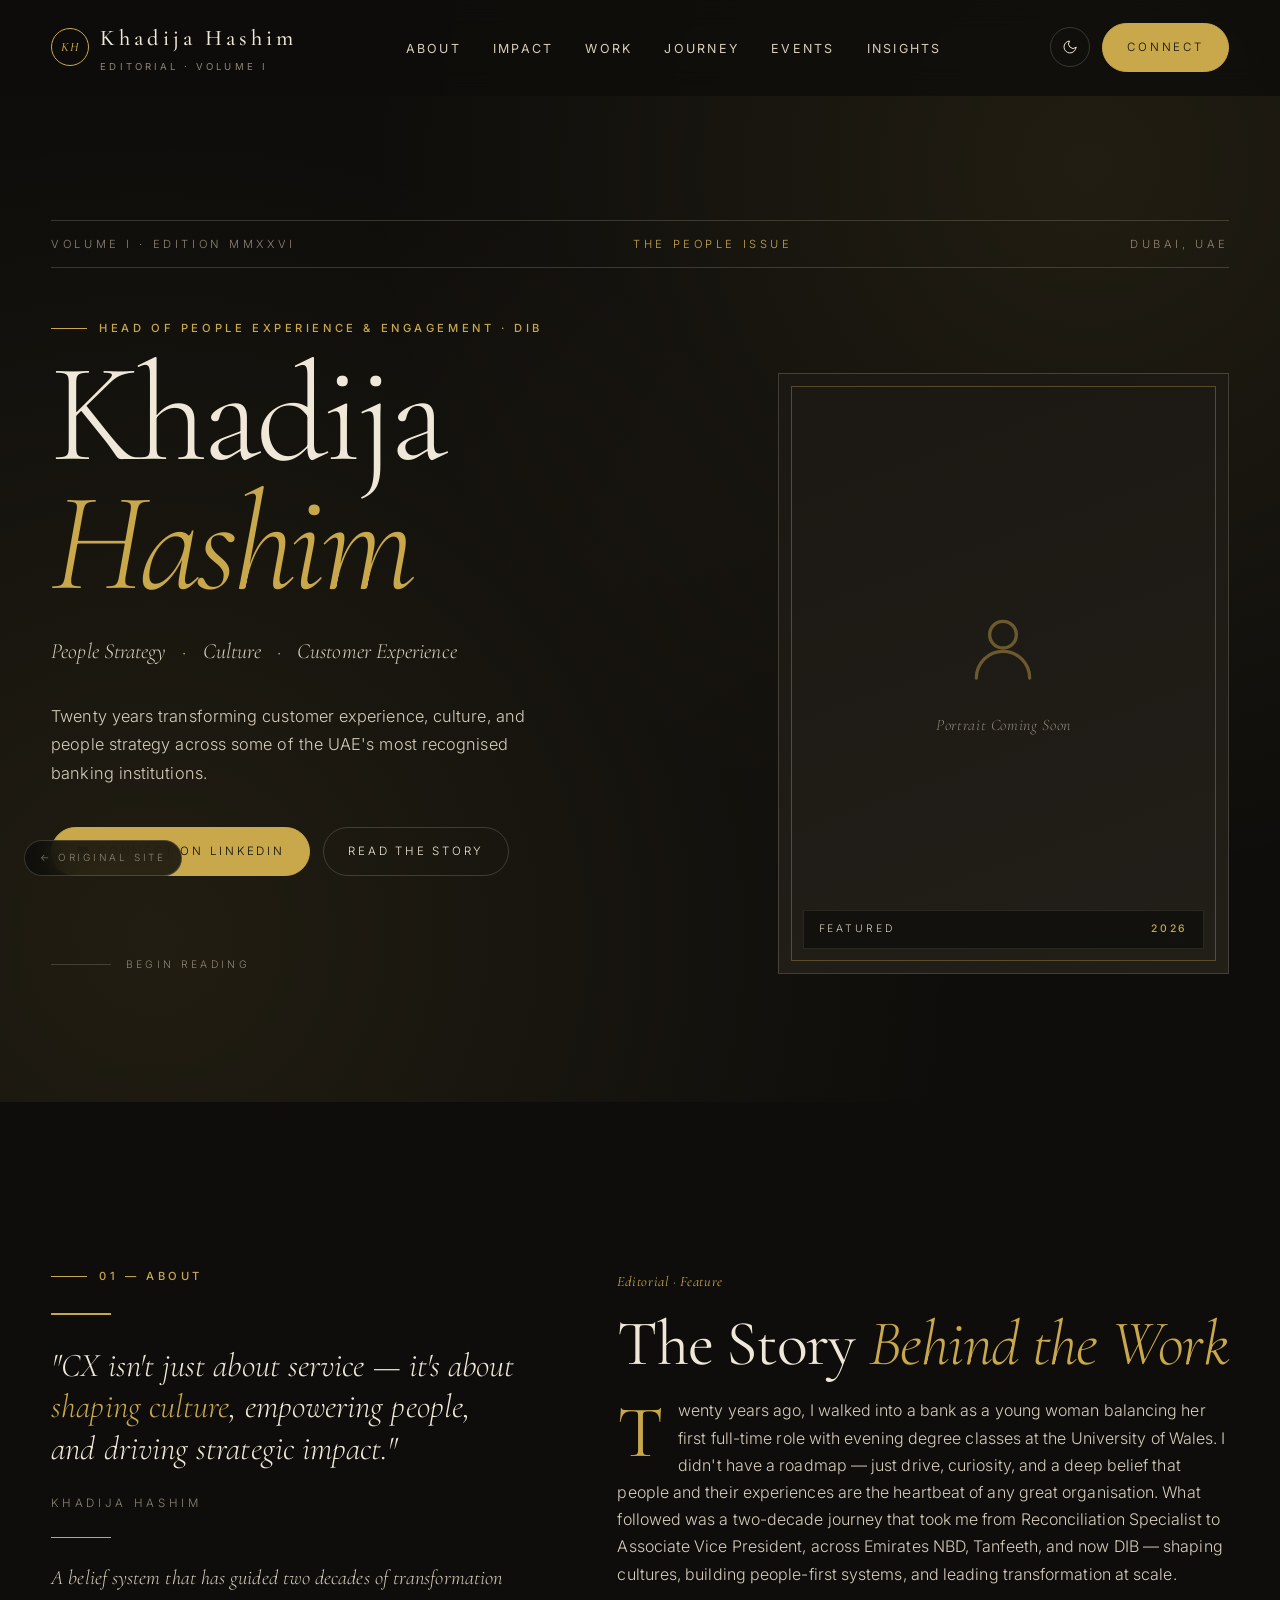
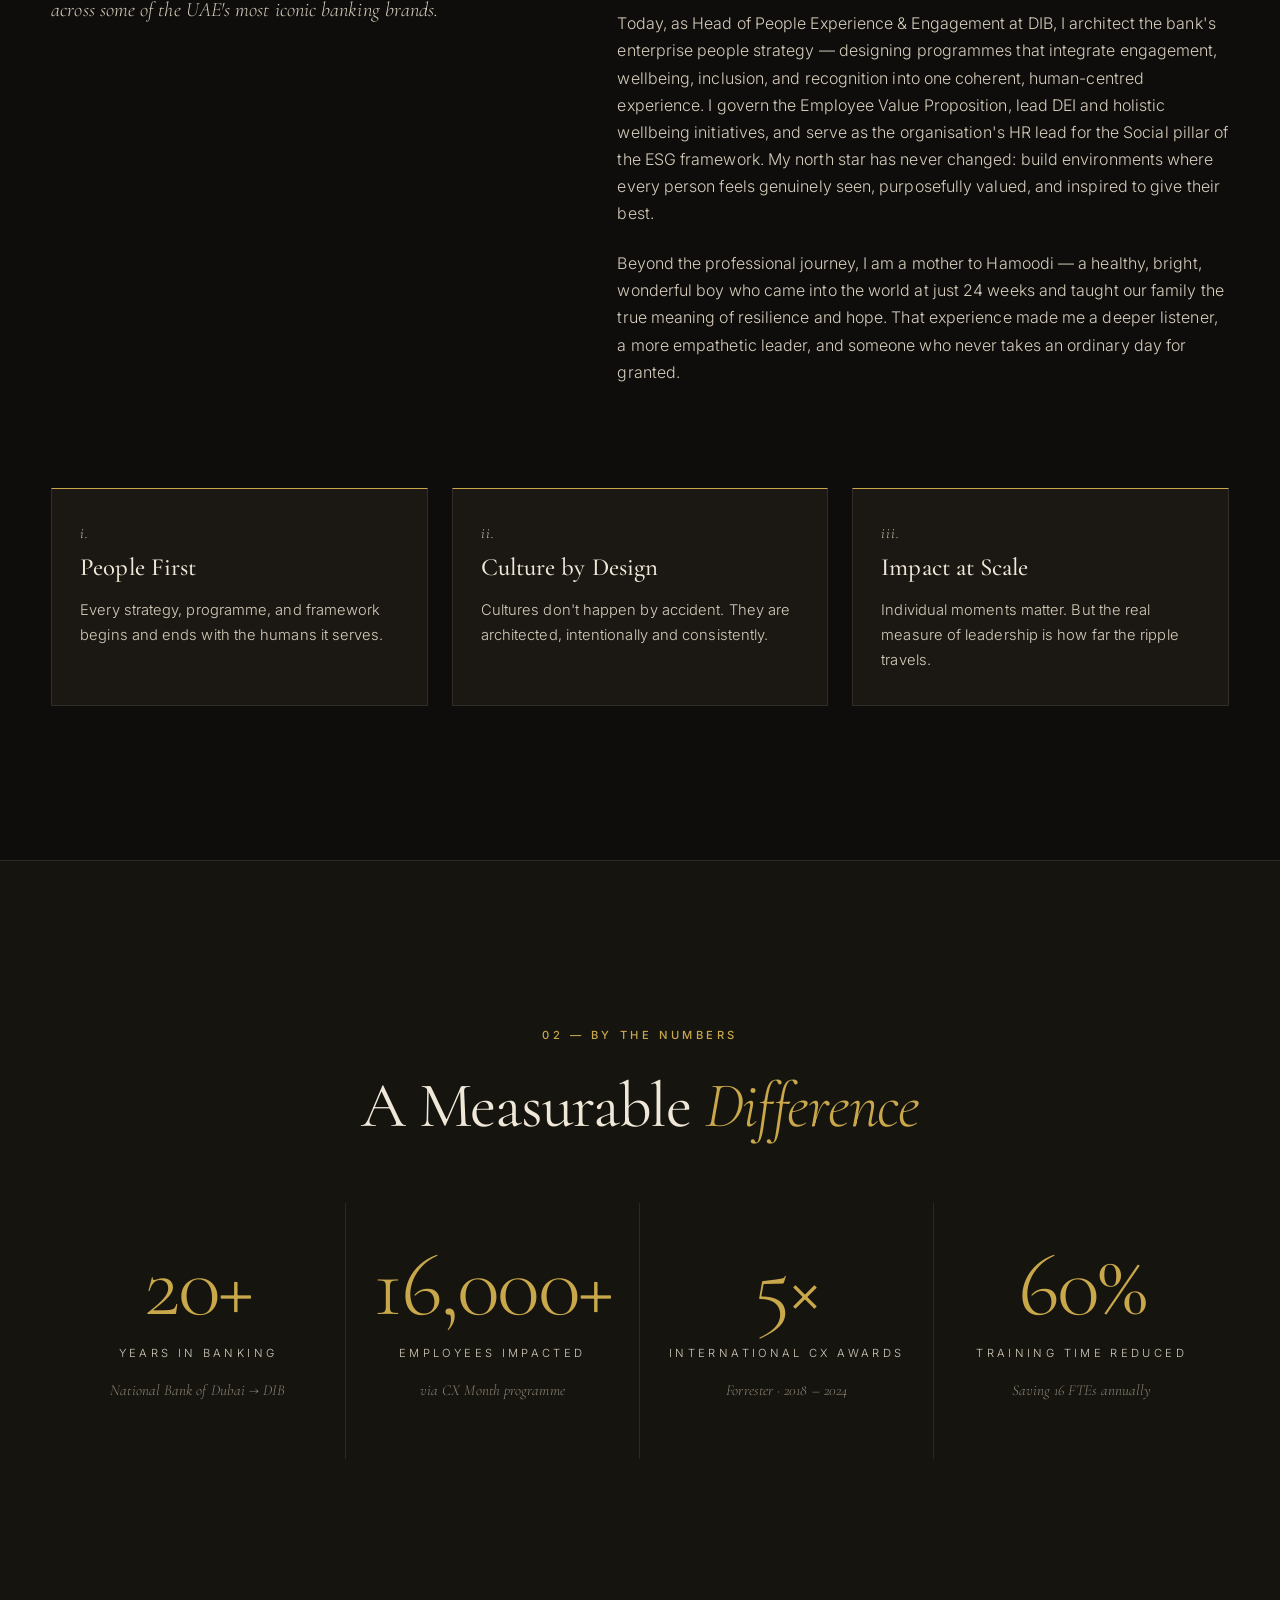
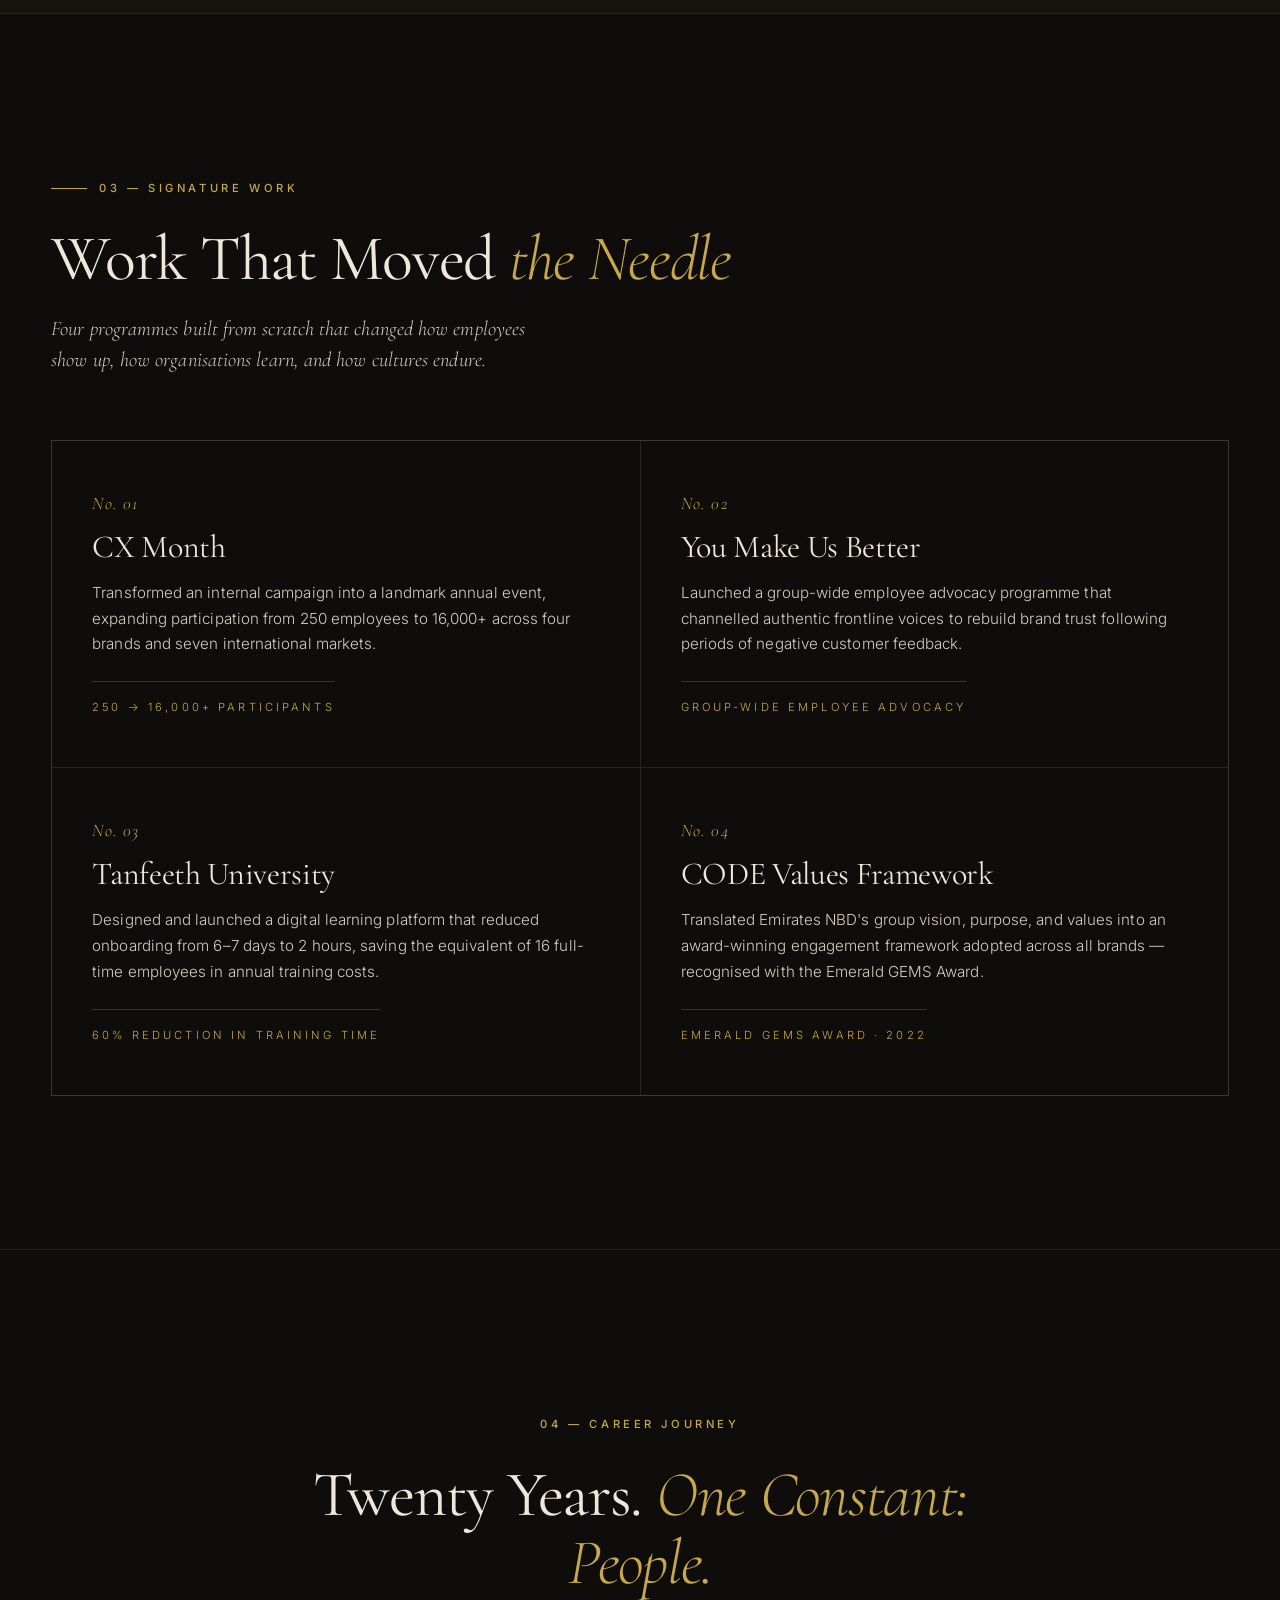
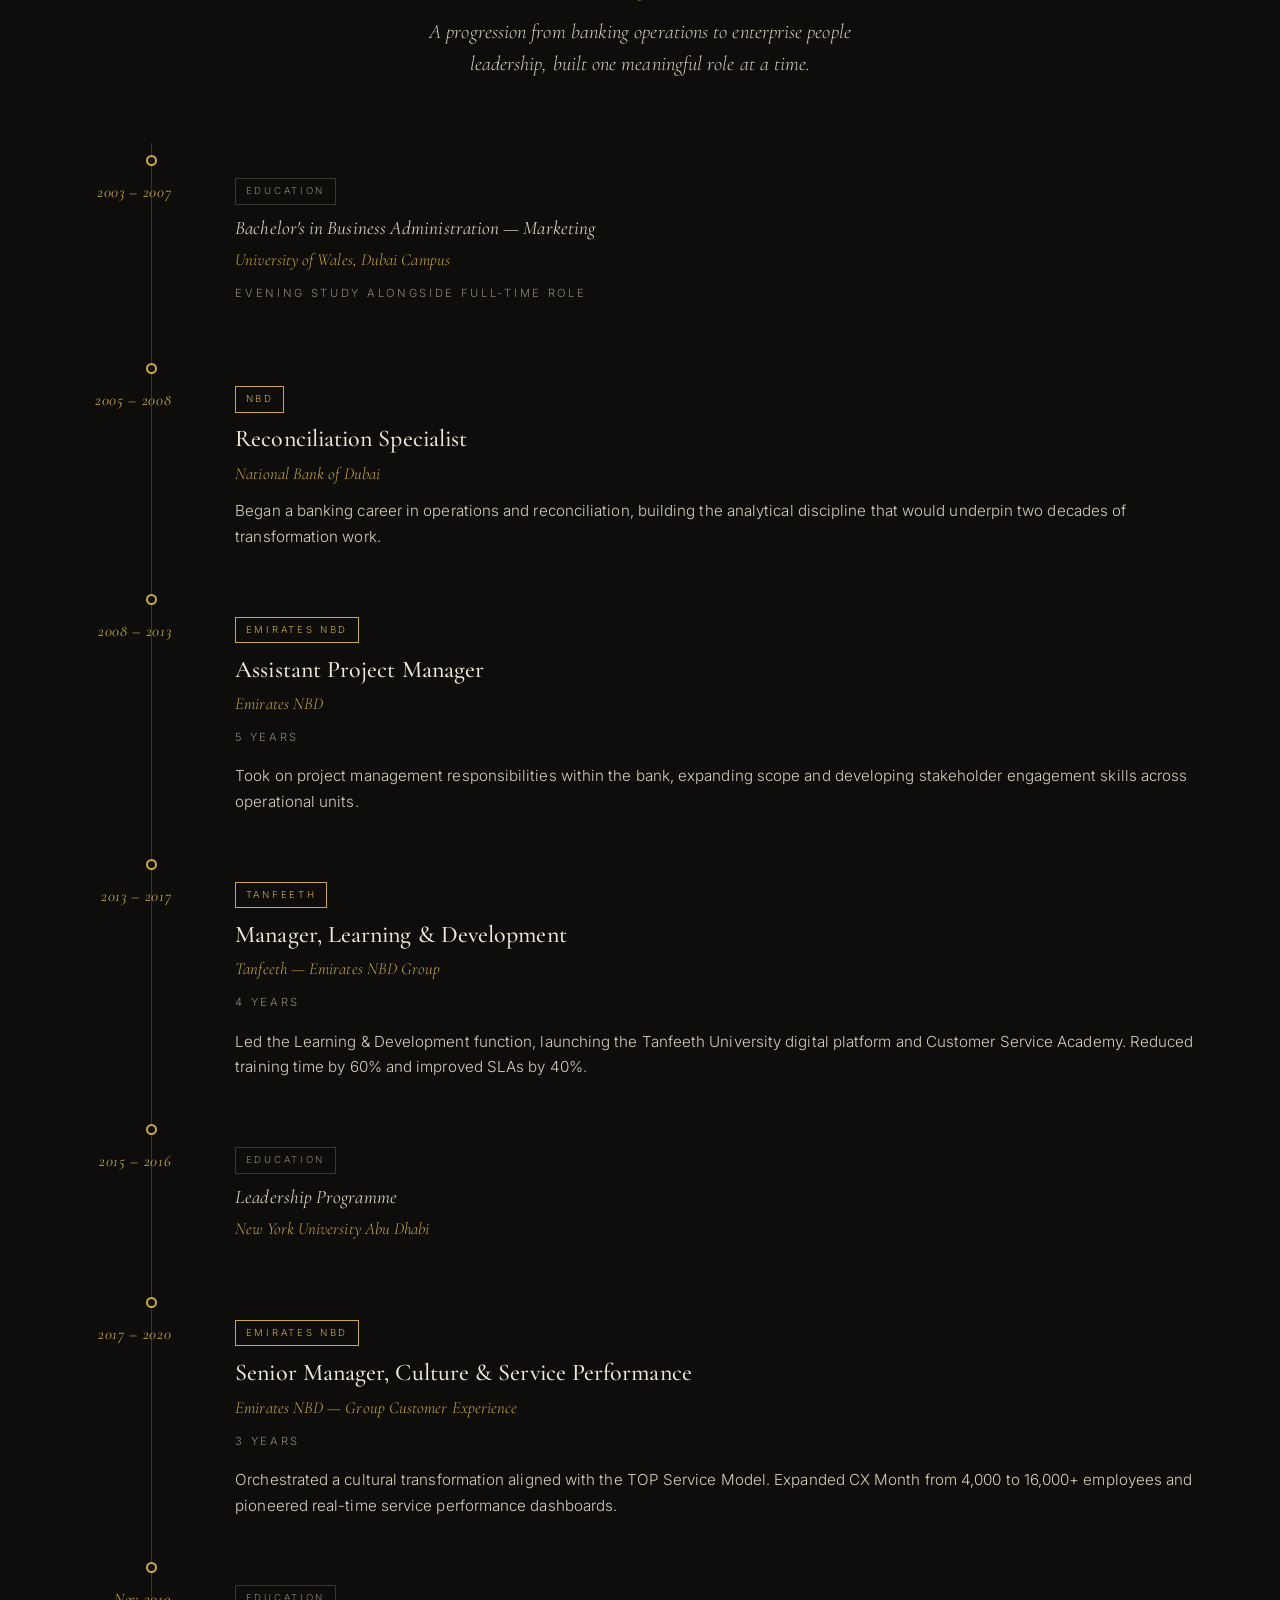
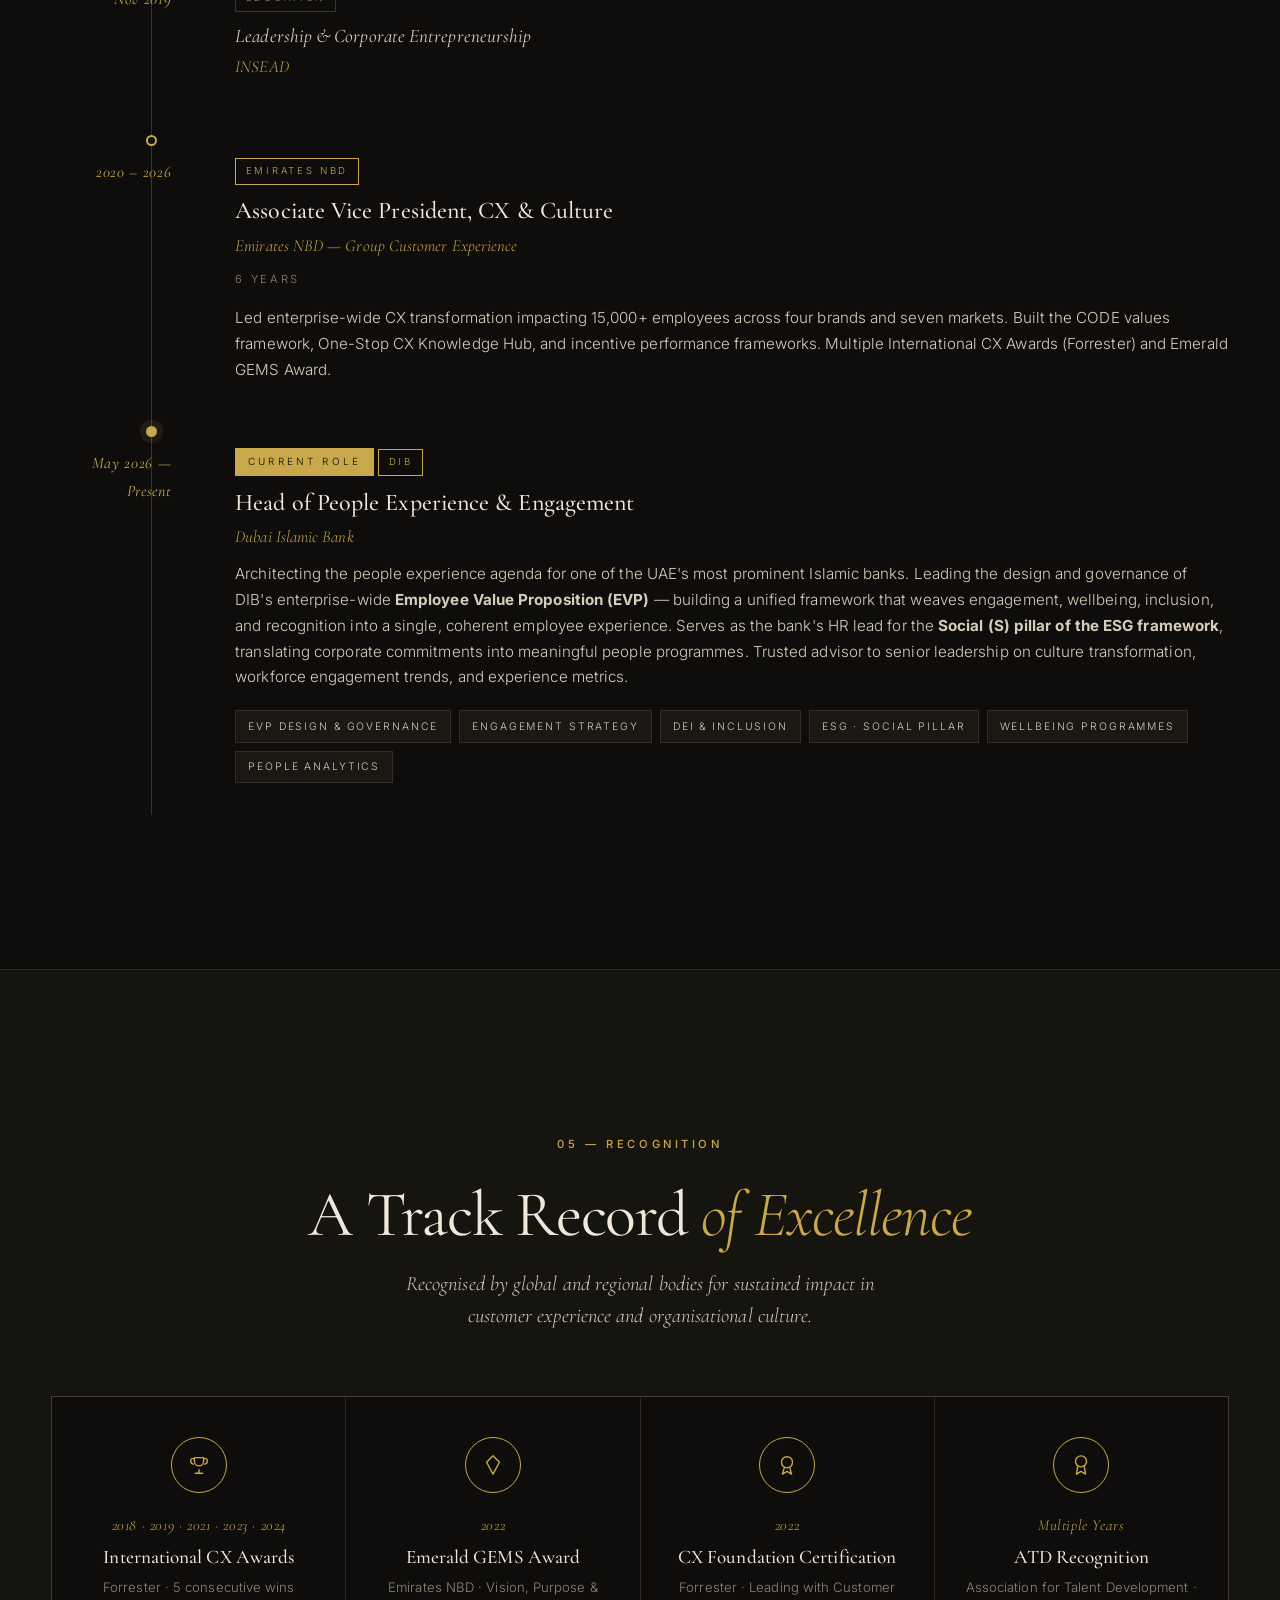
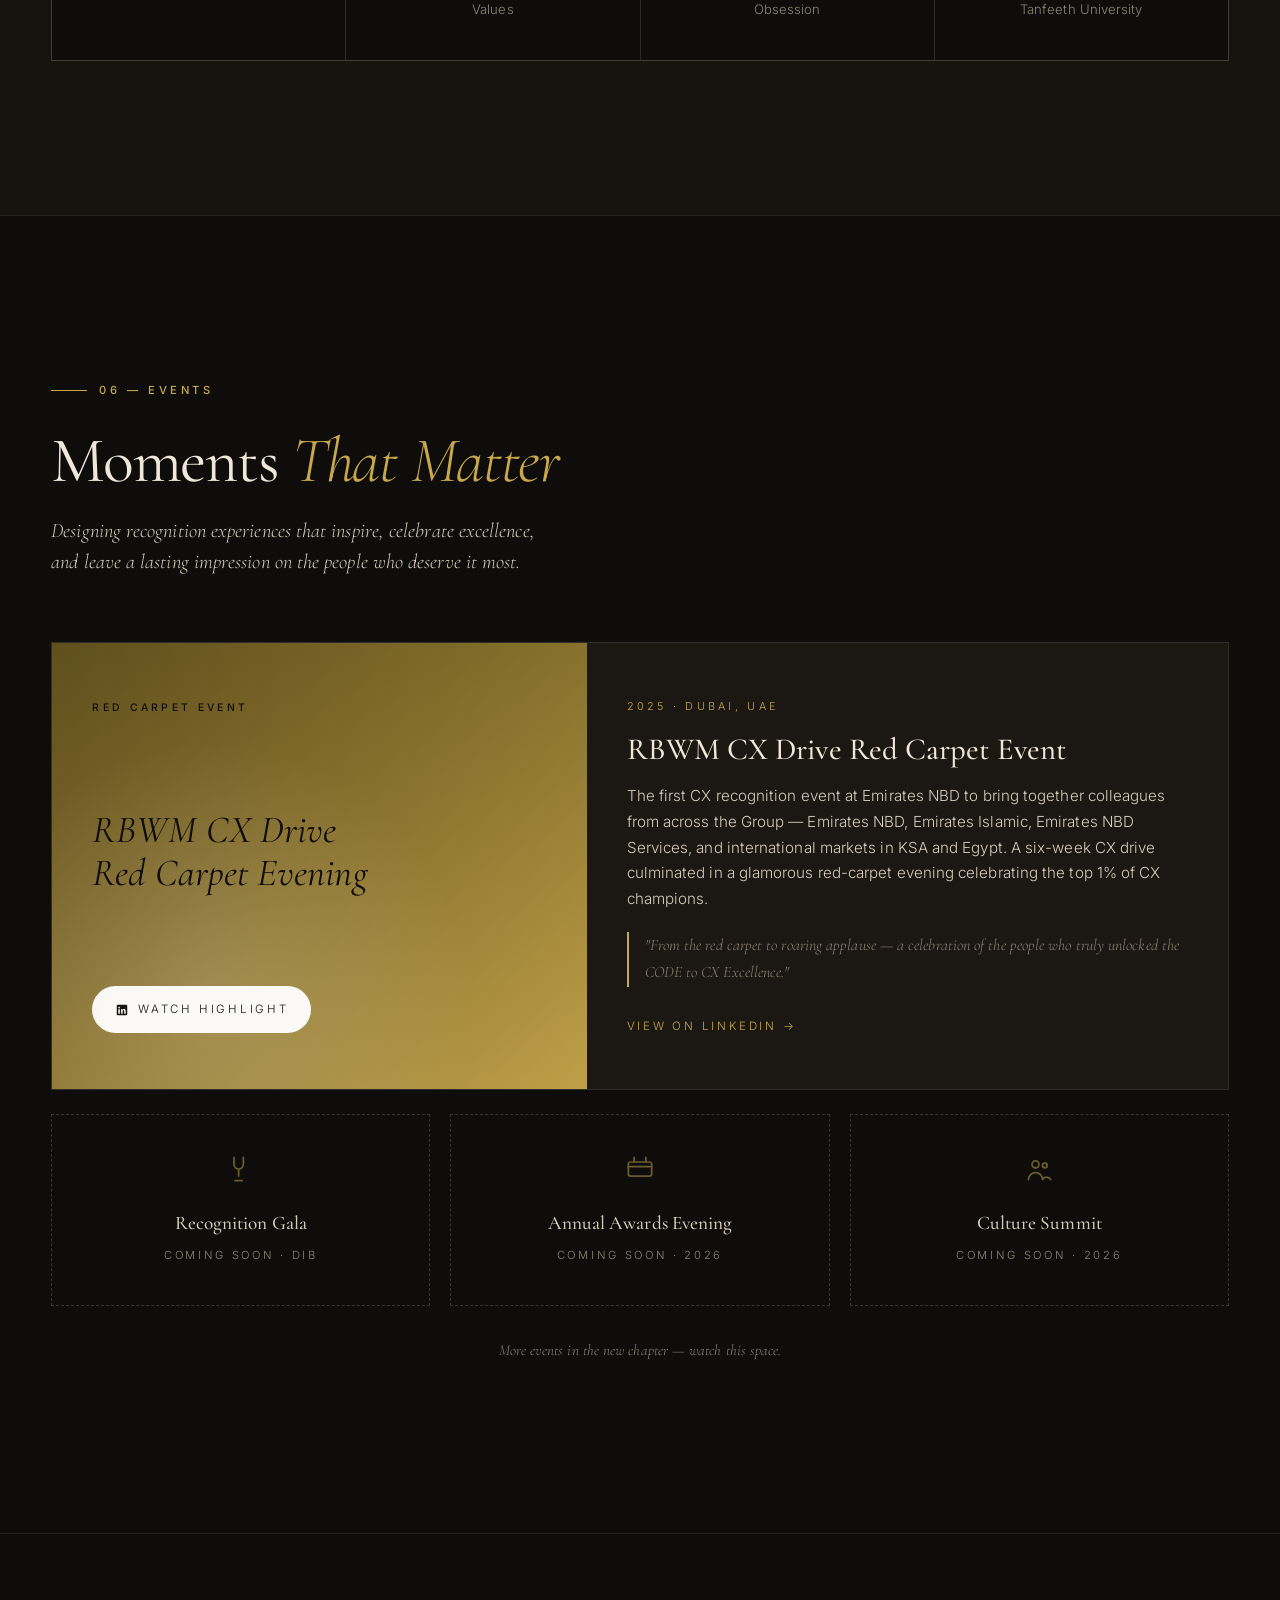
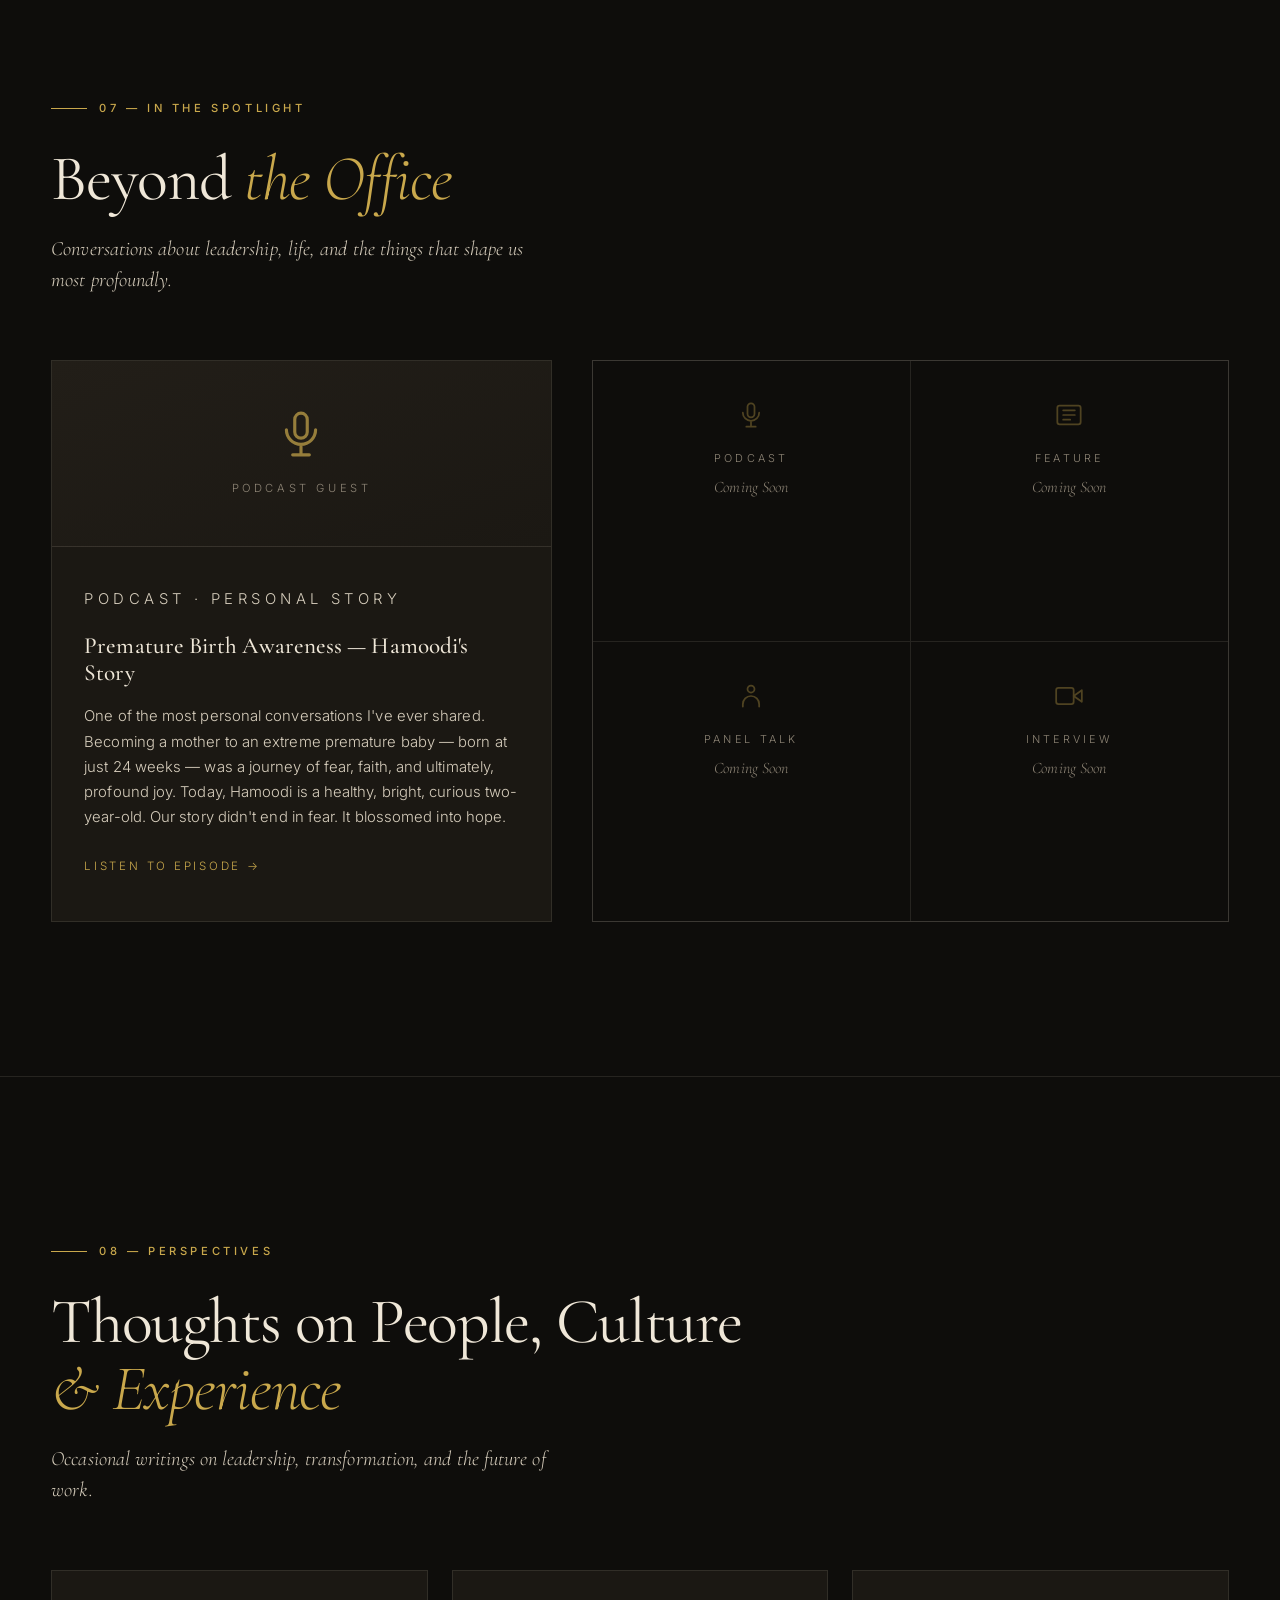
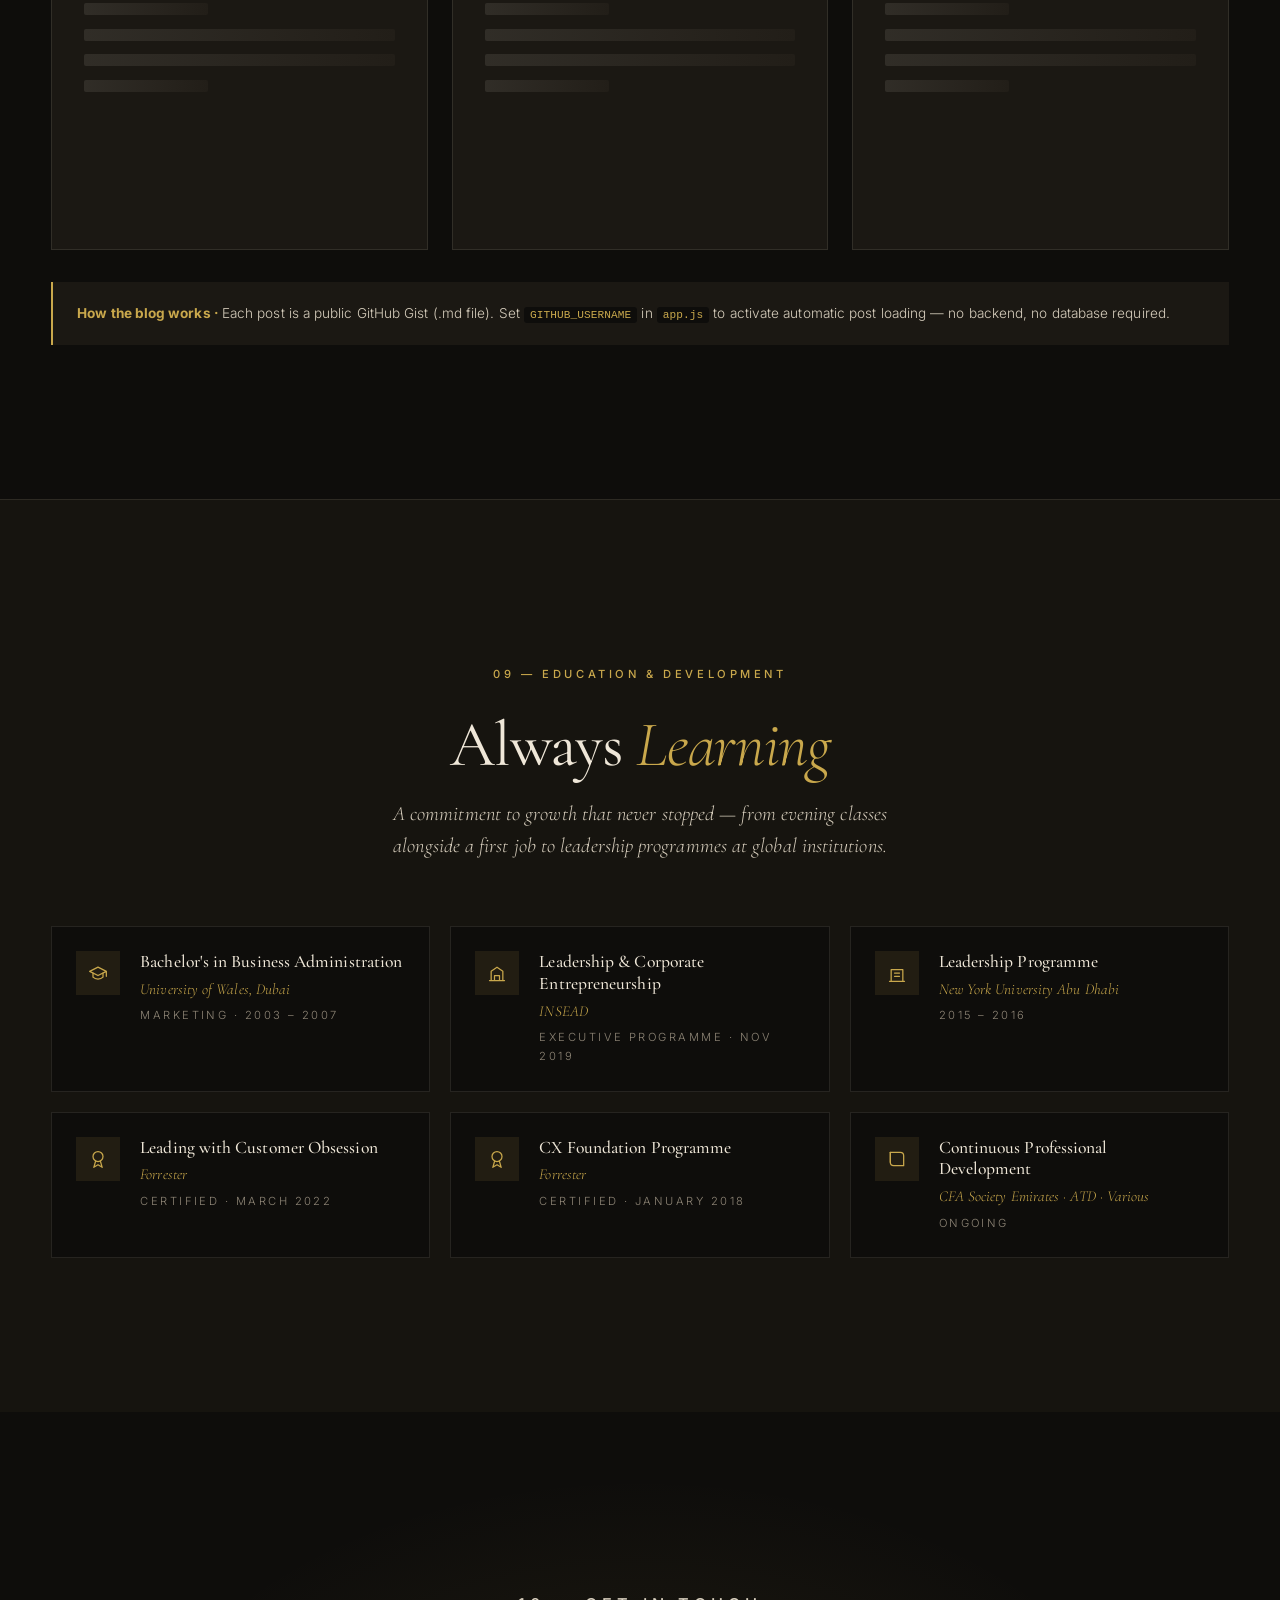
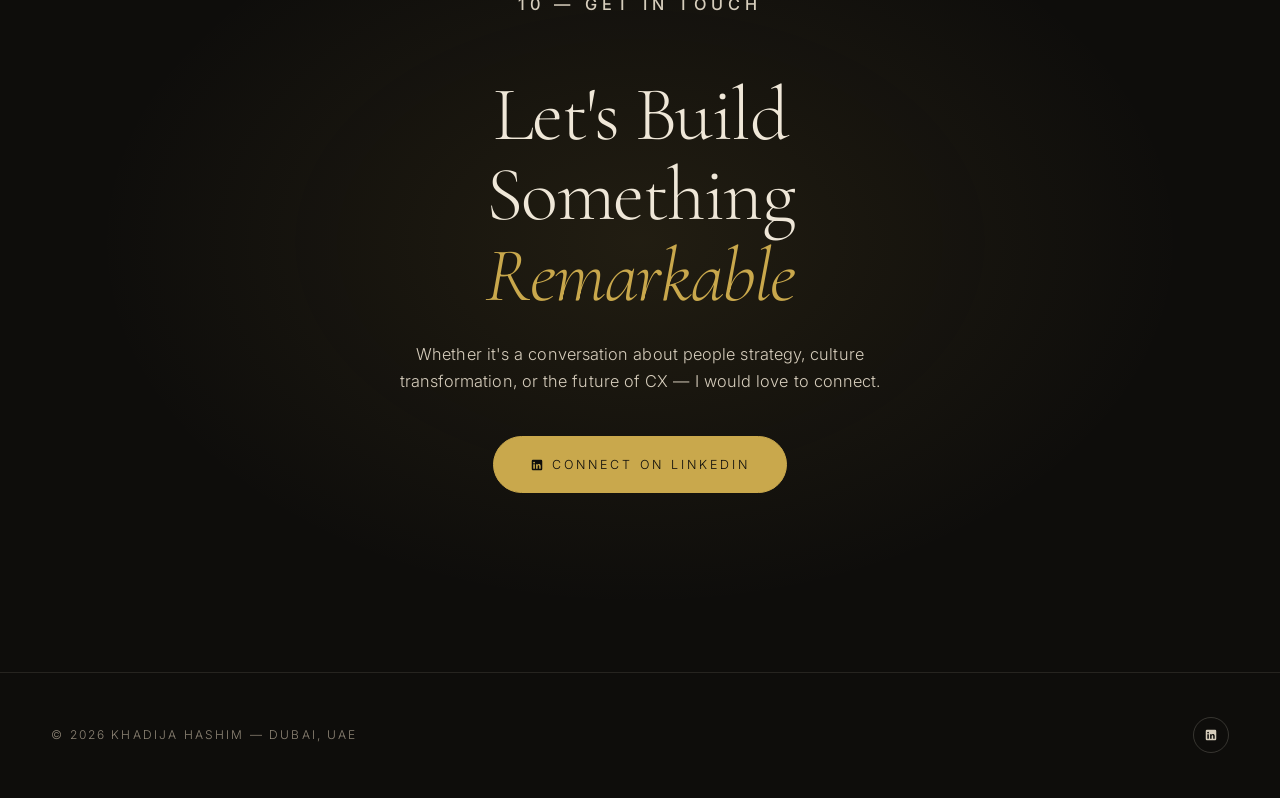
<file: v2/editorial/index.html>
<!DOCTYPE html>
<html lang="en" data-theme="dark">
<head>
  <meta charset="UTF-8">
  <meta name="viewport" content="width=device-width, initial-scale=1">
  <title>Khadija Hashim — Volume I · Editorial</title>
  <meta name="description" content="Khadija Hashim — Head of People Experience &amp; Engagement at DIB. 20+ years transforming customer experience, culture, and people strategy.">

  <link rel="preconnect" href="https://fonts.googleapis.com">
  <link rel="preconnect" href="https://fonts.gstatic.com" crossorigin>
  <link href="https://fonts.googleapis.com/css2?family=Cormorant+Garamond:ital,wght@0,300;0,400;0,500;0,600;0,700;1,300;1,400;1,500;1,600&family=Inter:wght@300;400;500;600&display=swap" rel="stylesheet">

  <link rel="stylesheet" href="styles.css">
</head>
<body>

  <!-- ============== NAV ============== -->
  <nav class="nav">
    <div class="wrap nav-inner">
      <a href="#top" class="brand">
        <span class="brand-mark">KH</span>
        <span class="brand-text">
          Khadija Hashim
          <small>Editorial · Volume I</small>
        </span>
      </a>

      <ul class="nav-links" id="navLinks">
        <li><a href="#about">About</a></li>
        <li><a href="#impact">Impact</a></li>
        <li><a href="#work">Work</a></li>
        <li><a href="#career">Journey</a></li>
        <li><a href="#events">Events</a></li>
        <li><a href="#insights">Insights</a></li>
      </ul>

      <div class="nav-actions">
        <button class="theme-btn" data-theme-toggle aria-label="Toggle light or dark theme">
          <svg class="moon" viewBox="0 0 24 24" fill="none" stroke="currentColor" stroke-width="1.5" stroke-linecap="round" stroke-linejoin="round"><path d="M21 12.8A9 9 0 1 1 11.2 3a7 7 0 0 0 9.8 9.8z"/></svg>
          <svg class="sun" viewBox="0 0 24 24" fill="none" stroke="currentColor" stroke-width="1.5" stroke-linecap="round" stroke-linejoin="round"><circle cx="12" cy="12" r="4"/><path d="M12 2v2M12 20v2M4.93 4.93l1.41 1.41M17.66 17.66l1.41 1.41M2 12h2M20 12h2M4.93 19.07l1.41-1.41M17.66 6.34l1.41-1.41"/></svg>
        </button>
        <a class="btn-link nav-cta" href="#connect">Connect</a>
        <button class="menu-btn" data-menu aria-label="Open menu" aria-expanded="false">
          <svg viewBox="0 0 24 24" fill="none" stroke="currentColor" stroke-width="1.5" stroke-linecap="round"><path d="M4 7h16M4 12h16M4 17h16"/></svg>
        </button>
      </div>
    </div>
  </nav>


  <!-- ============== HERO / MASTHEAD ============== -->
  <header class="hero" id="top">
    <div class="wrap">
      <div class="masthead-meta reveal">
        <span>Volume I · Edition MMXXVI</span>
        <span>The People Issue</span>
        <span>Dubai, UAE</span>
      </div>

      <div class="masthead">
        <div>
          <p class="eyebrow reveal">Head of People Experience &amp; Engagement · DIB</p>
          <h1 class="hero-name reveal" style="--rd:.05s">
            Khadija<br><span class="em">Hashim</span>
          </h1>
          <p class="hero-role reveal" style="--rd:.15s">
            People Strategy <span class="dot">·</span> Culture <span class="dot">·</span> Customer Experience
          </p>
          <p class="hero-bio reveal" style="--rd:.2s">
            Twenty years transforming customer experience, culture, and people strategy
            across some of the UAE's most recognised banking institutions.
          </p>
          <div class="hero-ctas reveal" style="--rd:.25s">
            <a class="btn-link" href="https://www.linkedin.com/in/khadija-hashim-7a721617a/" target="_blank" rel="noopener">
              <svg width="14" height="14" viewBox="0 0 24 24" fill="currentColor"><path d="M19 3a2 2 0 0 1 2 2v14a2 2 0 0 1-2 2H5a2 2 0 0 1-2-2V5a2 2 0 0 1 2-2zM8.34 18.34V10.5H5.67v7.84zM7 9.33a1.55 1.55 0 1 0 0-3.1 1.55 1.55 0 0 0 0 3.1zm11.34 9.01v-4.49c0-2.4-1.28-3.52-3-3.52a2.59 2.59 0 0 0-2.34 1.29h-.04V10.5h-2.55v7.84h2.66v-3.88c0-1.02.2-2.02 1.47-2.02 1.25 0 1.27 1.17 1.27 2.08v3.82z"/></svg>
              Connect on LinkedIn
            </a>
            <a class="btn-outline" href="#about">Read the Story</a>
          </div>
          <div class="scroll-cue reveal" style="--rd:.4s">Begin Reading</div>
        </div>

        <div class="reveal" style="--rd:.1s">
          <div class="portrait">
            <!-- To insert portrait:
                 replace below div with <img src="khadija.jpg" alt="Khadija Hashim"> -->
            <div class="portrait-placeholder">
              <svg viewBox="0 0 24 24" fill="none" stroke="currentColor" stroke-width="1" stroke-linecap="round" stroke-linejoin="round"><circle cx="12" cy="8" r="4"/><path d="M4 21a8 8 0 0 1 16 0"/></svg>
              <p>Portrait Coming Soon</p>
            </div>
            <div class="portrait-caption">
              <span>Featured</span>
              <strong>2026</strong>
            </div>
          </div>
        </div>
      </div>
    </div>
  </header>


  <!-- ============== ABOUT ============== -->
  <section class="section" id="about">
    <div class="wrap">
      <div class="about-grid">
        <div class="reveal">
          <p class="eyebrow">01 — About</p>
          <p class="pull-quote">
            "CX isn't just about service — it's about <em>shaping culture</em>,
            empowering people, and driving strategic impact."
          </p>
          <p class="pull-author">Khadija Hashim</p>
          <span class="gold-rule"></span>
          <p class="lede">
            A belief system that has guided two decades of transformation
            across some of the UAE's most iconic banking brands.
          </p>
        </div>

        <div class="reveal" style="--rd:.15s">
          <p class="kicker-num">Editorial · Feature</p>
          <h2 class="h-section">The Story <em>Behind the Work</em></h2>
          <div class="story">
            <p>
              Twenty years ago, I walked into a bank as a young woman balancing her first full-time
              role with evening degree classes at the University of Wales. I didn't have a roadmap —
              just drive, curiosity, and a deep belief that people and their experiences are the
              heartbeat of any great organisation. What followed was a two-decade journey that took
              me from Reconciliation Specialist to Associate Vice President, across Emirates NBD,
              Tanfeeth, and now DIB — shaping cultures, building people-first systems, and leading
              transformation at scale.
            </p>
            <p>
              Today, as Head of People Experience &amp; Engagement at DIB, I architect the bank's
              enterprise people strategy — designing programmes that integrate engagement, wellbeing,
              inclusion, and recognition into one coherent, human-centred experience. I govern the
              Employee Value Proposition, lead DEI and holistic wellbeing initiatives, and serve as
              the organisation's HR lead for the Social pillar of the ESG framework. My north star
              has never changed: build environments where every person feels genuinely seen,
              purposefully valued, and inspired to give their best.
            </p>
            <p>
              Beyond the professional journey, I am a mother to Hamoodi — a healthy, bright,
              wonderful boy who came into the world at just 24 weeks and taught our family the
              true meaning of resilience and hope. That experience made me a deeper listener,
              a more empathetic leader, and someone who never takes an ordinary day for granted.
            </p>
          </div>
        </div>
      </div>

      <div class="pillars">
        <div class="pillar reveal">
          <p class="pillar-num">i.</p>
          <h4>People First</h4>
          <p>Every strategy, programme, and framework begins and ends with the humans it serves.</p>
        </div>
        <div class="pillar reveal" style="--rd:.1s">
          <p class="pillar-num">ii.</p>
          <h4>Culture by Design</h4>
          <p>Cultures don't happen by accident. They are architected, intentionally and consistently.</p>
        </div>
        <div class="pillar reveal" style="--rd:.2s">
          <p class="pillar-num">iii.</p>
          <h4>Impact at Scale</h4>
          <p>Individual moments matter. But the real measure of leadership is how far the ripple travels.</p>
        </div>
      </div>
    </div>
  </section>


  <!-- ============== IMPACT NUMBERS ============== -->
  <section class="section impact" id="impact">
    <div class="wrap">
      <div class="reveal" style="text-align:center; max-width: 680px; margin: 0 auto 4rem;">
        <p class="eyebrow no-rule">02 — By the Numbers</p>
        <h2 class="h-section" style="margin-top:1rem;">A Measurable <em>Difference</em></h2>
      </div>

      <div class="impact-grid">
        <div class="stat reveal">
          <div class="stat-num"><span data-counter="20" data-suffix="+">0</span></div>
          <p class="stat-label">Years in Banking</p>
          <p class="stat-sub">National Bank of Dubai → DIB</p>
        </div>
        <div class="stat reveal" style="--rd:.08s">
          <div class="stat-num"><span data-counter="16000" data-suffix="+">0</span></div>
          <p class="stat-label">Employees Impacted</p>
          <p class="stat-sub">via CX Month programme</p>
        </div>
        <div class="stat reveal" style="--rd:.16s">
          <div class="stat-num"><span data-counter="5" data-suffix="×">0</span></div>
          <p class="stat-label">International CX Awards</p>
          <p class="stat-sub">Forrester · 2018 – 2024</p>
        </div>
        <div class="stat reveal" style="--rd:.24s">
          <div class="stat-num"><span data-counter="60" data-suffix="%">0</span></div>
          <p class="stat-label">Training Time Reduced</p>
          <p class="stat-sub">Saving 16 FTEs annually</p>
        </div>
      </div>
    </div>
  </section>


  <!-- ============== SIGNATURE WORK ============== -->
  <section class="section" id="work">
    <div class="wrap">
      <div class="reveal" style="max-width: 720px;">
        <p class="eyebrow">03 — Signature Work</p>
        <h2 class="h-section">Work That Moved <em>the Needle</em></h2>
        <p class="lede">
          Four programmes built from scratch that changed how employees show up,
          how organisations learn, and how cultures endure.
        </p>
      </div>

      <div class="works">
        <article class="work reveal">
          <span class="work-num">No. 01</span>
          <h3>CX Month</h3>
          <p>Transformed an internal campaign into a landmark annual event, expanding participation from 250 employees to 16,000+ across four brands and seven international markets.</p>
          <span class="work-metric">250 → 16,000+ participants</span>
        </article>
        <article class="work reveal" style="--rd:.08s">
          <span class="work-num">No. 02</span>
          <h3>You Make Us Better</h3>
          <p>Launched a group-wide employee advocacy programme that channelled authentic frontline voices to rebuild brand trust following periods of negative customer feedback.</p>
          <span class="work-metric">Group-wide employee advocacy</span>
        </article>
        <article class="work reveal" style="--rd:.16s">
          <span class="work-num">No. 03</span>
          <h3>Tanfeeth University</h3>
          <p>Designed and launched a digital learning platform that reduced onboarding from 6–7 days to 2 hours, saving the equivalent of 16 full-time employees in annual training costs.</p>
          <span class="work-metric">60% reduction in training time</span>
        </article>
        <article class="work reveal" style="--rd:.24s">
          <span class="work-num">No. 04</span>
          <h3>CODE Values Framework</h3>
          <p>Translated Emirates NBD's group vision, purpose, and values into an award-winning engagement framework adopted across all brands — recognised with the Emerald GEMS Award.</p>
          <span class="work-metric">Emerald GEMS Award · 2022</span>
        </article>
      </div>
    </div>
  </section>


  <!-- ============== CAREER TIMELINE ============== -->
  <section class="section" id="career">
    <div class="wrap">
      <div class="reveal" style="text-align:center; max-width: 760px; margin: 0 auto;">
        <p class="eyebrow no-rule">04 — Career Journey</p>
        <h2 class="h-section">Twenty Years. <em>One Constant: People.</em></h2>
        <p class="lede" style="margin: 0 auto;">
          A progression from banking operations to enterprise people leadership,
          built one meaningful role at a time.
        </p>
      </div>

      <div class="tl">
        <div class="tl-item edu reveal">
          <div class="tl-year">2003 – 2007</div>
          <div class="tl-dot"></div>
          <div class="tl-content">
            <span class="tl-badge">Education</span>
            <h5 class="tl-role">Bachelor's in Business Administration — Marketing</h5>
            <p class="tl-org">University of Wales, Dubai Campus</p>
            <p class="tl-meta">Evening study alongside full-time role</p>
          </div>
        </div>

        <div class="tl-item reveal">
          <div class="tl-year">2005 – 2008</div>
          <div class="tl-dot"></div>
          <div class="tl-content">
            <span class="tl-badge">NBD</span>
            <h5 class="tl-role">Reconciliation Specialist</h5>
            <p class="tl-org">National Bank of Dubai</p>
            <p class="tl-desc">Began a banking career in operations and reconciliation, building the analytical discipline that would underpin two decades of transformation work.</p>
          </div>
        </div>

        <div class="tl-item reveal">
          <div class="tl-year">2008 – 2013</div>
          <div class="tl-dot"></div>
          <div class="tl-content">
            <span class="tl-badge">Emirates NBD</span>
            <h5 class="tl-role">Assistant Project Manager</h5>
            <p class="tl-org">Emirates NBD</p>
            <p class="tl-meta">5 years</p>
            <p class="tl-desc">Took on project management responsibilities within the bank, expanding scope and developing stakeholder engagement skills across operational units.</p>
          </div>
        </div>

        <div class="tl-item reveal">
          <div class="tl-year">2013 – 2017</div>
          <div class="tl-dot"></div>
          <div class="tl-content">
            <span class="tl-badge">Tanfeeth</span>
            <h5 class="tl-role">Manager, Learning &amp; Development</h5>
            <p class="tl-org">Tanfeeth — Emirates NBD Group</p>
            <p class="tl-meta">4 years</p>
            <p class="tl-desc">Led the Learning &amp; Development function, launching the Tanfeeth University digital platform and Customer Service Academy. Reduced training time by 60% and improved SLAs by 40%.</p>
          </div>
        </div>

        <div class="tl-item edu reveal">
          <div class="tl-year">2015 – 2016</div>
          <div class="tl-dot"></div>
          <div class="tl-content">
            <span class="tl-badge">Education</span>
            <h5 class="tl-role">Leadership Programme</h5>
            <p class="tl-org">New York University Abu Dhabi</p>
          </div>
        </div>

        <div class="tl-item reveal">
          <div class="tl-year">2017 – 2020</div>
          <div class="tl-dot"></div>
          <div class="tl-content">
            <span class="tl-badge">Emirates NBD</span>
            <h5 class="tl-role">Senior Manager, Culture &amp; Service Performance</h5>
            <p class="tl-org">Emirates NBD — Group Customer Experience</p>
            <p class="tl-meta">3 years</p>
            <p class="tl-desc">Orchestrated a cultural transformation aligned with the TOP Service Model. Expanded CX Month from 4,000 to 16,000+ employees and pioneered real-time service performance dashboards.</p>
          </div>
        </div>

        <div class="tl-item edu reveal">
          <div class="tl-year">Nov 2019</div>
          <div class="tl-dot"></div>
          <div class="tl-content">
            <span class="tl-badge">Education</span>
            <h5 class="tl-role">Leadership &amp; Corporate Entrepreneurship</h5>
            <p class="tl-org">INSEAD</p>
          </div>
        </div>

        <div class="tl-item reveal">
          <div class="tl-year">2020 – 2026</div>
          <div class="tl-dot"></div>
          <div class="tl-content">
            <span class="tl-badge">Emirates NBD</span>
            <h5 class="tl-role">Associate Vice President, CX &amp; Culture</h5>
            <p class="tl-org">Emirates NBD — Group Customer Experience</p>
            <p class="tl-meta">6 years</p>
            <p class="tl-desc">Led enterprise-wide CX transformation impacting 15,000+ employees across four brands and seven markets. Built the CODE values framework, One-Stop CX Knowledge Hub, and incentive performance frameworks. Multiple International CX Awards (Forrester) and Emerald GEMS Award.</p>
          </div>
        </div>

        <div class="tl-item current reveal">
          <div class="tl-year">May 2026 — Present</div>
          <div class="tl-dot"></div>
          <div class="tl-content">
            <span class="tl-current-chip">Current Role</span>
            <span class="tl-badge">DIB</span>
            <h5 class="tl-role">Head of People Experience &amp; Engagement</h5>
            <p class="tl-org">Dubai Islamic Bank</p>
            <p class="tl-desc">
              Architecting the people experience agenda for one of the UAE's most prominent Islamic banks. Leading the design and governance of DIB's enterprise-wide <strong>Employee Value Proposition (EVP)</strong> — building a unified framework that weaves engagement, wellbeing, inclusion, and recognition into a single, coherent employee experience. Serves as the bank's HR lead for the <strong>Social (S) pillar of the ESG framework</strong>, translating corporate commitments into meaningful people programmes. Trusted advisor to senior leadership on culture transformation, workforce engagement trends, and experience metrics.
            </p>
            <div class="tl-tags">
              <span class="tl-tag">EVP Design &amp; Governance</span>
              <span class="tl-tag">Engagement Strategy</span>
              <span class="tl-tag">DEI &amp; Inclusion</span>
              <span class="tl-tag">ESG · Social Pillar</span>
              <span class="tl-tag">Wellbeing Programmes</span>
              <span class="tl-tag">People Analytics</span>
            </div>
          </div>
        </div>
      </div>
    </div>
  </section>


  <!-- ============== AWARDS ============== -->
  <section class="section awards-section" id="awards">
    <div class="wrap">
      <div class="reveal" style="text-align:center; max-width: 760px; margin: 0 auto;">
        <p class="eyebrow no-rule">05 — Recognition</p>
        <h2 class="h-section">A Track Record <em>of Excellence</em></h2>
        <p class="lede" style="margin: 0 auto;">
          Recognised by global and regional bodies for sustained impact in customer experience and organisational culture.
        </p>
      </div>

      <div class="awards-grid">
        <div class="award reveal">
          <div class="award-icon">
            <svg viewBox="0 0 24 24" fill="none" stroke="currentColor" stroke-width="1.5" stroke-linecap="round" stroke-linejoin="round"><path d="M8 21h8M12 17v4M7 4h10v4a5 5 0 0 1-10 0V4z"/><path d="M17 5h2a2 2 0 0 1 2 2v1a3 3 0 0 1-3 3M7 5H5a2 2 0 0 0-2 2v1a3 3 0 0 0 3 3"/></svg>
          </div>
          <p class="award-year">2018 · 2019 · 2021 · 2023 · 2024</p>
          <h4>International CX Awards</h4>
          <p class="award-body">Forrester · 5 consecutive wins</p>
        </div>
        <div class="award reveal" style="--rd:.08s">
          <div class="award-icon">
            <svg viewBox="0 0 24 24" fill="none" stroke="currentColor" stroke-width="1.5" stroke-linejoin="round"><polygon points="12 2 19 9 12 22 5 9"/></svg>
          </div>
          <p class="award-year">2022</p>
          <h4>Emerald GEMS Award</h4>
          <p class="award-body">Emirates NBD · Vision, Purpose &amp; Values</p>
        </div>
        <div class="award reveal" style="--rd:.16s">
          <div class="award-icon">
            <svg viewBox="0 0 24 24" fill="none" stroke="currentColor" stroke-width="1.5" stroke-linecap="round" stroke-linejoin="round"><circle cx="12" cy="9" r="6"/><path d="M9 15l-2 7 5-3 5 3-2-7"/></svg>
          </div>
          <p class="award-year">2022</p>
          <h4>CX Foundation Certification</h4>
          <p class="award-body">Forrester · Leading with Customer Obsession</p>
        </div>
        <div class="award reveal" style="--rd:.24s">
          <div class="award-icon">
            <svg viewBox="0 0 24 24" fill="none" stroke="currentColor" stroke-width="1.5" stroke-linecap="round" stroke-linejoin="round"><circle cx="12" cy="8" r="6"/><path d="M15.5 13l1.5 9-5-3-5 3 1.5-9"/></svg>
          </div>
          <p class="award-year">Multiple Years</p>
          <h4>ATD Recognition</h4>
          <p class="award-body">Association for Talent Development · Tanfeeth University</p>
        </div>
      </div>
    </div>
  </section>


  <!-- ============== EVENTS ============== -->
  <section class="section" id="events">
    <div class="wrap">
      <div class="reveal" style="max-width: 720px;">
        <p class="eyebrow">06 — Events</p>
        <h2 class="h-section">Moments <em>That Matter</em></h2>
        <p class="lede">
          Designing recognition experiences that inspire, celebrate excellence,
          and leave a lasting impression on the people who deserve it most.
        </p>
      </div>

      <div class="featured-event reveal">
        <div class="fe-media">
          <p class="fe-media-label">Red Carpet Event</p>
          <h3 class="fe-media-title">RBWM CX Drive<br>Red Carpet Evening</h3>
          <a class="fe-play" href="https://www.linkedin.com/posts/khadija-hashim-7a721617a_rbwm-cx-drive-red-carpet-event-activity-7427778531046129664-dEPh" target="_blank" rel="noopener">
            <svg width="14" height="14" viewBox="0 0 24 24" fill="currentColor"><path d="M19 3a2 2 0 0 1 2 2v14a2 2 0 0 1-2 2H5a2 2 0 0 1-2-2V5a2 2 0 0 1 2-2zM8.34 18.34V10.5H5.67v7.84zM7 9.33a1.55 1.55 0 1 0 0-3.1 1.55 1.55 0 0 0 0 3.1zm11.34 9.01v-4.49c0-2.4-1.28-3.52-3-3.52a2.59 2.59 0 0 0-2.34 1.29h-.04V10.5h-2.55v7.84h2.66v-3.88c0-1.02.2-2.02 1.47-2.02 1.25 0 1.27 1.17 1.27 2.08v3.82z"/></svg>
            Watch Highlight
          </a>
        </div>
        <div class="fe-body">
          <span class="fe-tag">2025 · Dubai, UAE</span>
          <h3 class="fe-title">RBWM CX Drive Red Carpet Event</h3>
          <p class="fe-desc">
            The first CX recognition event at Emirates NBD to bring together colleagues
            from across the Group — Emirates NBD, Emirates Islamic, Emirates NBD Services,
            and international markets in KSA and Egypt. A six-week CX drive culminated
            in a glamorous red-carpet evening celebrating the top 1% of CX champions.
          </p>
          <blockquote class="fe-quote">
            "From the red carpet to roaring applause — a celebration of the people who
            truly unlocked the CODE to CX Excellence."
          </blockquote>
          <a class="read-more" href="https://www.linkedin.com/posts/khadija-hashim-7a721617a_rbwm-cx-drive-red-carpet-event-activity-7427778531046129664-dEPh" target="_blank" rel="noopener">
            View on LinkedIn →
          </a>
        </div>
      </div>

      <div class="events-grid">
        <div class="event-card reveal">
          <svg viewBox="0 0 24 24" fill="none" stroke="currentColor" stroke-width="1.5" stroke-linecap="round" stroke-linejoin="round"><path d="M6 2v6a4 4 0 0 0 8 0V2M10 12v6M7 22h6"/></svg>
          <h5>Recognition Gala</h5>
          <p>Coming Soon · DIB</p>
        </div>
        <div class="event-card reveal" style="--rd:.08s">
          <svg viewBox="0 0 24 24" fill="none" stroke="currentColor" stroke-width="1.5" stroke-linecap="round" stroke-linejoin="round"><rect x="2" y="6" width="20" height="12" rx="2"/><path d="M7 2v4M17 2v4M2 10h20"/></svg>
          <h5>Annual Awards Evening</h5>
          <p>Coming Soon · 2026</p>
        </div>
        <div class="event-card reveal" style="--rd:.16s">
          <svg viewBox="0 0 24 24" fill="none" stroke="currentColor" stroke-width="1.5" stroke-linecap="round" stroke-linejoin="round"><circle cx="9" cy="8" r="3"/><circle cx="17" cy="9" r="2"/><path d="M3 21a6 6 0 0 1 12 0M15 21a4 4 0 0 1 7 0"/></svg>
          <h5>Culture Summit</h5>
          <p>Coming Soon · 2026</p>
        </div>
      </div>
      <p class="events-note">More events in the new chapter — watch this space.</p>
    </div>
  </section>


  <!-- ============== MEDIA ============== -->
  <section class="section" id="media">
    <div class="wrap">
      <div class="reveal" style="max-width: 720px;">
        <p class="eyebrow">07 — In the Spotlight</p>
        <h2 class="h-section">Beyond <em>the Office</em></h2>
        <p class="lede">
          Conversations about leadership, life, and the things that shape us most profoundly.
        </p>
      </div>

      <div class="media-grid">
        <div class="media-feature reveal">
          <div class="media-feature-head">
            <svg viewBox="0 0 24 24" fill="none" stroke="currentColor" stroke-width="1.5" stroke-linecap="round" stroke-linejoin="round"><rect x="9" y="2" width="6" height="12" rx="3"/><path d="M5 10a7 7 0 0 0 14 0M12 18v4M8 22h8"/></svg>
            <p>Podcast Guest</p>
          </div>
          <div class="media-feature-body">
            <p class="media-type">Podcast · Personal Story</p>
            <h4>Premature Birth Awareness — Hamoodi's Story</h4>
            <p>
              One of the most personal conversations I've ever shared.
              Becoming a mother to an extreme premature baby — born at just 24 weeks —
              was a journey of fear, faith, and ultimately, profound joy.
              Today, Hamoodi is a healthy, bright, curious two-year-old.
              Our story didn't end in fear. It blossomed into hope.
            </p>
            <a class="read-more" href="https://lnkd.in/d6Muu2MP" target="_blank" rel="noopener">Listen to Episode →</a>
          </div>
        </div>

        <div class="media-placeholders reveal" style="--rd:.1s">
          <div class="media-ph">
            <svg viewBox="0 0 24 24" fill="none" stroke="currentColor" stroke-width="1.5" stroke-linecap="round" stroke-linejoin="round"><rect x="9" y="2" width="6" height="12" rx="3"/><path d="M5 10a7 7 0 0 0 14 0M12 18v4M8 22h8"/></svg>
            <p class="t">Podcast</p>
            <p class="v">Coming Soon</p>
          </div>
          <div class="media-ph">
            <svg viewBox="0 0 24 24" fill="none" stroke="currentColor" stroke-width="1.5" stroke-linecap="round" stroke-linejoin="round"><rect x="2" y="4" width="20" height="16" rx="2"/><path d="M7 8h10M7 12h10M7 16h6"/></svg>
            <p class="t">Feature</p>
            <p class="v">Coming Soon</p>
          </div>
          <div class="media-ph">
            <svg viewBox="0 0 24 24" fill="none" stroke="currentColor" stroke-width="1.5" stroke-linecap="round" stroke-linejoin="round"><circle cx="12" cy="6" r="3"/><path d="M5 21v-2a7 7 0 0 1 14 0v2"/></svg>
            <p class="t">Panel Talk</p>
            <p class="v">Coming Soon</p>
          </div>
          <div class="media-ph">
            <svg viewBox="0 0 24 24" fill="none" stroke="currentColor" stroke-width="1.5" stroke-linecap="round" stroke-linejoin="round"><polygon points="23 7 16 12 23 17 23 7"/><rect x="1" y="5" width="15" height="14" rx="2"/></svg>
            <p class="t">Interview</p>
            <p class="v">Coming Soon</p>
          </div>
        </div>
      </div>
    </div>
  </section>


  <!-- ============== INSIGHTS / BLOG ============== -->
  <section class="section" id="insights">
    <div class="wrap">
      <div class="reveal" style="max-width: 720px;">
        <p class="eyebrow">08 — Perspectives</p>
        <h2 class="h-section">Thoughts on People, Culture <em>&amp; Experience</em></h2>
        <p class="lede">
          Occasional writings on leadership, transformation, and the future of work.
        </p>
      </div>

      <div class="insights-grid" id="insightsGrid">
        <div class="insight-shimmer">
          <div class="shimmer-line short"></div>
          <div class="shimmer-line"></div>
          <div class="shimmer-line"></div>
          <div class="shimmer-line short"></div>
        </div>
        <div class="insight-shimmer">
          <div class="shimmer-line short"></div>
          <div class="shimmer-line"></div>
          <div class="shimmer-line"></div>
          <div class="shimmer-line short"></div>
        </div>
        <div class="insight-shimmer">
          <div class="shimmer-line short"></div>
          <div class="shimmer-line"></div>
          <div class="shimmer-line"></div>
          <div class="shimmer-line short"></div>
        </div>
      </div>

      <div class="insights-note">
        <strong style="color:var(--accent);">How the blog works · </strong>
        Each post is a public GitHub Gist (.md file). Set <code>GITHUB_USERNAME</code>
        in <code>app.js</code> to activate automatic post loading — no backend, no database required.
      </div>
    </div>
  </section>


  <!-- ============== EDUCATION ============== -->
  <section class="section edu-section" id="education">
    <div class="wrap">
      <div class="reveal" style="text-align:center; max-width: 720px; margin: 0 auto;">
        <p class="eyebrow no-rule">09 — Education &amp; Development</p>
        <h2 class="h-section">Always <em>Learning</em></h2>
        <p class="lede" style="margin: 0 auto;">
          A commitment to growth that never stopped — from evening classes alongside a first job
          to leadership programmes at global institutions.
        </p>
      </div>

      <div class="edu-grid">
        <div class="edu-item reveal">
          <div class="edu-icon"><svg viewBox="0 0 24 24" fill="none" stroke="currentColor" stroke-width="1.5" stroke-linecap="round" stroke-linejoin="round"><path d="M22 10v6M2 10l10-5 10 5-10 5z"/><path d="M6 12v5c3 3 9 3 12 0v-5"/></svg></div>
          <div>
            <h5>Bachelor's in Business Administration</h5>
            <p class="inst">University of Wales, Dubai</p>
            <p class="yr">Marketing · 2003 – 2007</p>
          </div>
        </div>
        <div class="edu-item reveal" style="--rd:.05s">
          <div class="edu-icon"><svg viewBox="0 0 24 24" fill="none" stroke="currentColor" stroke-width="1.5" stroke-linecap="round" stroke-linejoin="round"><path d="M3 21h18M5 21V10l7-5 7 5v11M9 21v-6h6v6"/></svg></div>
          <div>
            <h5>Leadership &amp; Corporate Entrepreneurship</h5>
            <p class="inst">INSEAD</p>
            <p class="yr">Executive Programme · Nov 2019</p>
          </div>
        </div>
        <div class="edu-item reveal" style="--rd:.1s">
          <div class="edu-icon"><svg viewBox="0 0 24 24" fill="none" stroke="currentColor" stroke-width="1.5" stroke-linecap="round" stroke-linejoin="round"><path d="M3 22h18M5 22V8h14v14M9 12h6M9 16h6"/></svg></div>
          <div>
            <h5>Leadership Programme</h5>
            <p class="inst">New York University Abu Dhabi</p>
            <p class="yr">2015 – 2016</p>
          </div>
        </div>
        <div class="edu-item reveal">
          <div class="edu-icon"><svg viewBox="0 0 24 24" fill="none" stroke="currentColor" stroke-width="1.5" stroke-linecap="round" stroke-linejoin="round"><circle cx="12" cy="9" r="6"/><path d="M9 15l-2 7 5-3 5 3-2-7"/></svg></div>
          <div>
            <h5>Leading with Customer Obsession</h5>
            <p class="inst">Forrester</p>
            <p class="yr">Certified · March 2022</p>
          </div>
        </div>
        <div class="edu-item reveal" style="--rd:.05s">
          <div class="edu-icon"><svg viewBox="0 0 24 24" fill="none" stroke="currentColor" stroke-width="1.5" stroke-linecap="round" stroke-linejoin="round"><circle cx="12" cy="9" r="6"/><path d="M9 15l-2 7 5-3 5 3-2-7"/></svg></div>
          <div>
            <h5>CX Foundation Programme</h5>
            <p class="inst">Forrester</p>
            <p class="yr">Certified · January 2018</p>
          </div>
        </div>
        <div class="edu-item reveal" style="--rd:.1s">
          <div class="edu-icon"><svg viewBox="0 0 24 24" fill="none" stroke="currentColor" stroke-width="1.5" stroke-linecap="round" stroke-linejoin="round"><path d="M4 4h12a4 4 0 0 1 4 4v12H8a4 4 0 0 1-4-4z"/><path d="M4 4v12"/></svg></div>
          <div>
            <h5>Continuous Professional Development</h5>
            <p class="inst">CFA Society Emirates · ATD · Various</p>
            <p class="yr">Ongoing</p>
          </div>
        </div>
      </div>
    </div>
  </section>


  <!-- ============== CONNECT ============== -->
  <section class="connect" id="connect">
    <div class="wrap-narrow">
      <p class="eyebrow no-rule reveal">10 — Get in Touch</p>
      <h2 class="reveal" style="--rd:.05s">Let's Build Something <em>Remarkable</em></h2>
      <p class="reveal" style="--rd:.1s">
        Whether it's a conversation about people strategy, culture transformation,
        or the future of CX — I would love to connect.
      </p>
      <a class="btn-link reveal" style="--rd:.15s; font-size: 0.78rem; padding: 1.05rem 2.25rem;" href="https://www.linkedin.com/in/khadija-hashim-7a721617a/" target="_blank" rel="noopener">
        <svg width="14" height="14" viewBox="0 0 24 24" fill="currentColor"><path d="M19 3a2 2 0 0 1 2 2v14a2 2 0 0 1-2 2H5a2 2 0 0 1-2-2V5a2 2 0 0 1 2-2zM8.34 18.34V10.5H5.67v7.84zM7 9.33a1.55 1.55 0 1 0 0-3.1 1.55 1.55 0 0 0 0 3.1zm11.34 9.01v-4.49c0-2.4-1.28-3.52-3-3.52a2.59 2.59 0 0 0-2.34 1.29h-.04V10.5h-2.55v7.84h2.66v-3.88c0-1.02.2-2.02 1.47-2.02 1.25 0 1.27 1.17 1.27 2.08v3.82z"/></svg>
        Connect on LinkedIn
      </a>
    </div>
  </section>


  <!-- ============== FOOTER ============== -->
  <footer class="foot">
    <div class="wrap foot-inner">
      <p>© <span data-year>2026</span> Khadija Hashim — Dubai, UAE</p>
      <div class="foot-social">
        <a href="https://www.linkedin.com/in/khadija-hashim-7a721617a/" target="_blank" rel="noopener" aria-label="LinkedIn">
          <svg viewBox="0 0 24 24" fill="currentColor"><path d="M19 3a2 2 0 0 1 2 2v14a2 2 0 0 1-2 2H5a2 2 0 0 1-2-2V5a2 2 0 0 1 2-2zM8.34 18.34V10.5H5.67v7.84zM7 9.33a1.55 1.55 0 1 0 0-3.1 1.55 1.55 0 0 0 0 3.1zm11.34 9.01v-4.49c0-2.4-1.28-3.52-3-3.52a2.59 2.59 0 0 0-2.34 1.29h-.04V10.5h-2.55v7.84h2.66v-3.88c0-1.02.2-2.02 1.47-2.02 1.25 0 1.27 1.17 1.27 2.08v3.82z"/></svg>
        </a>
      </div>
    </div>
  </footer>

  <a class="v-switch" href="../../">← Original Site</a>

  <script src="app.js"></script>
</body>
</html>
</file>
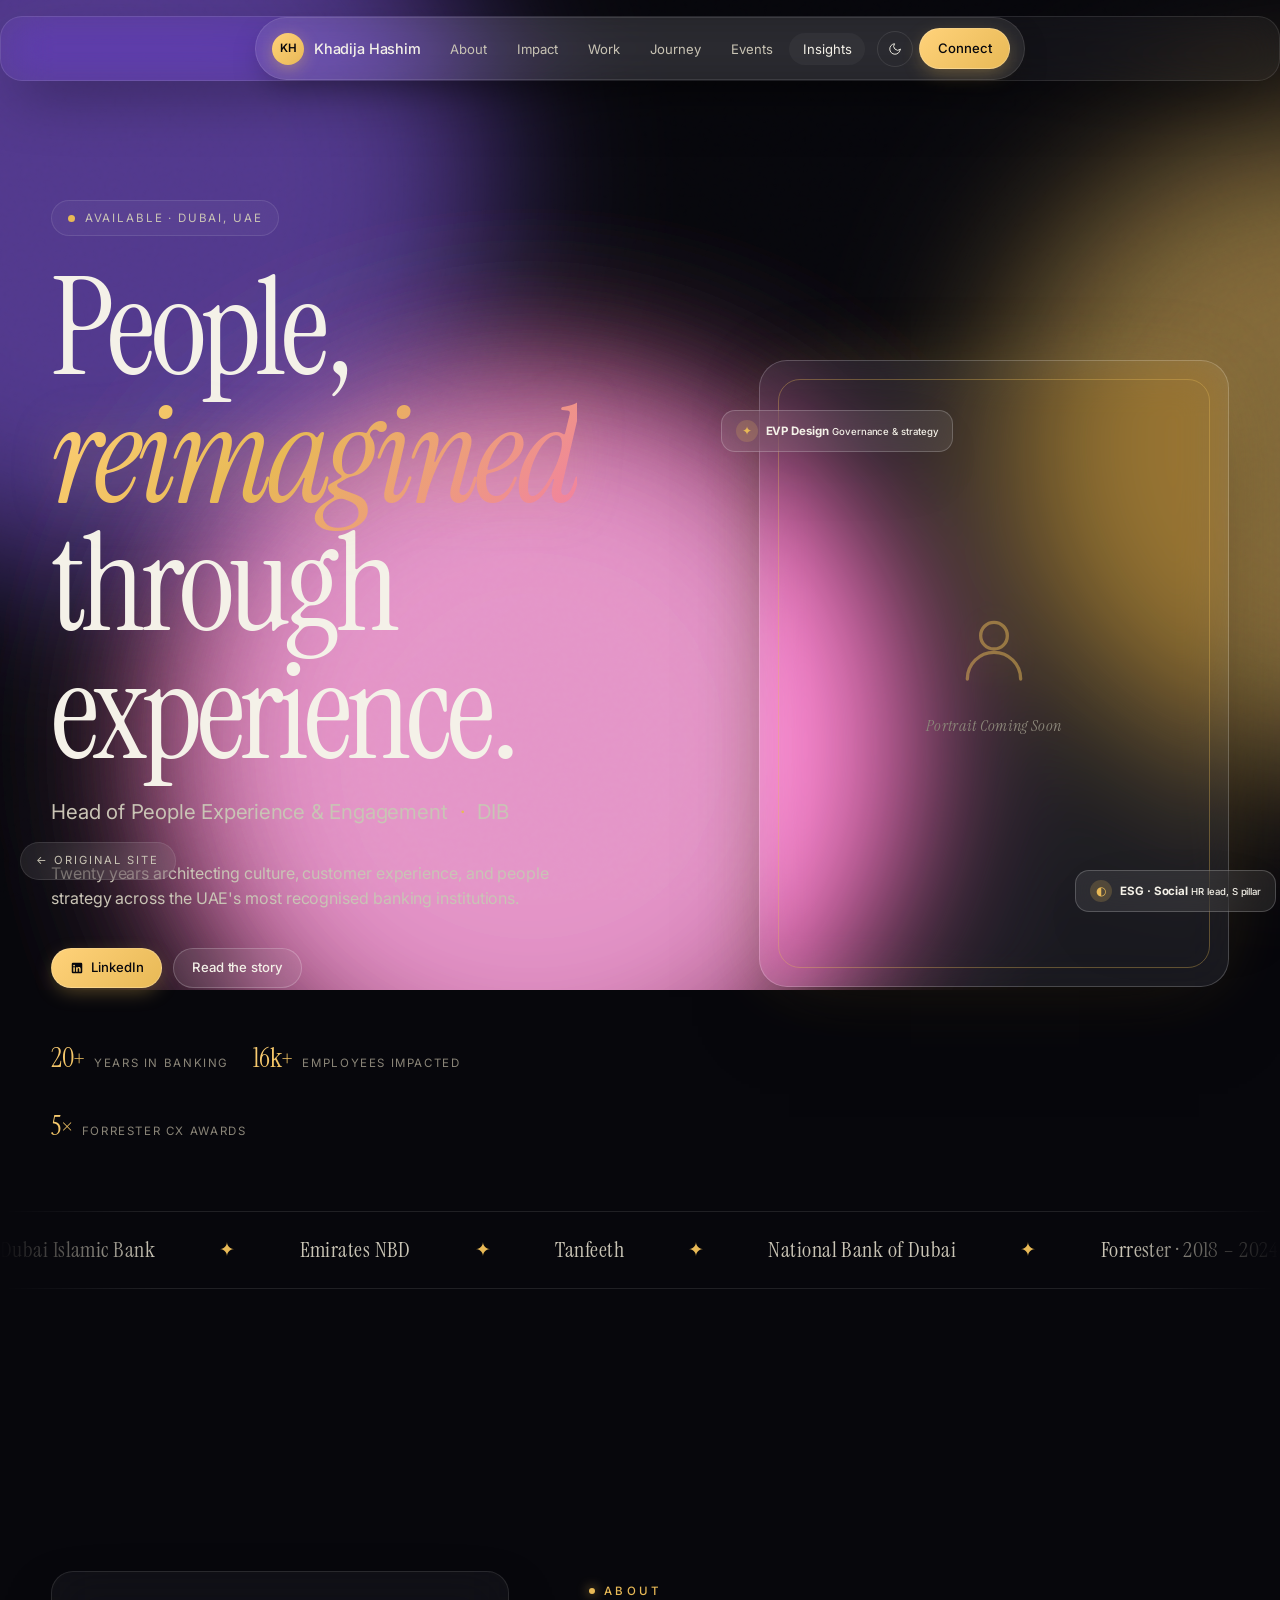
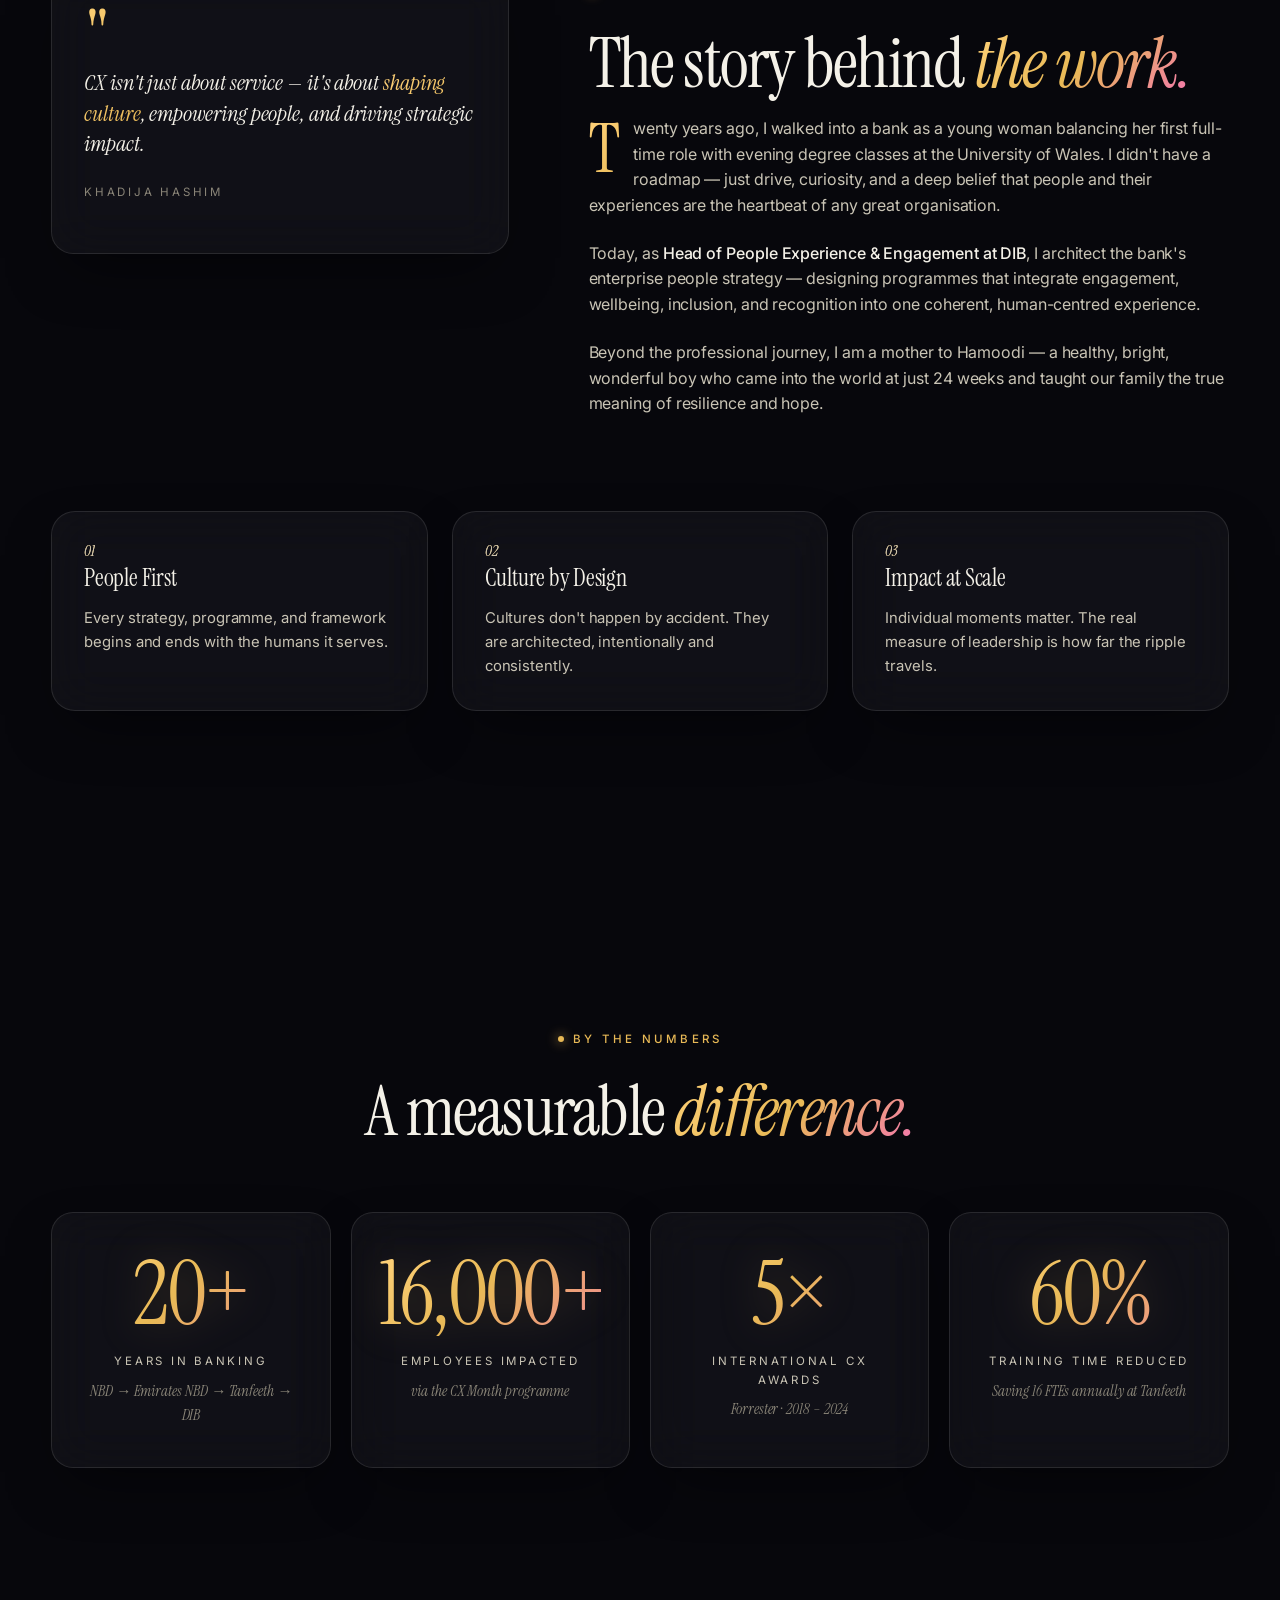
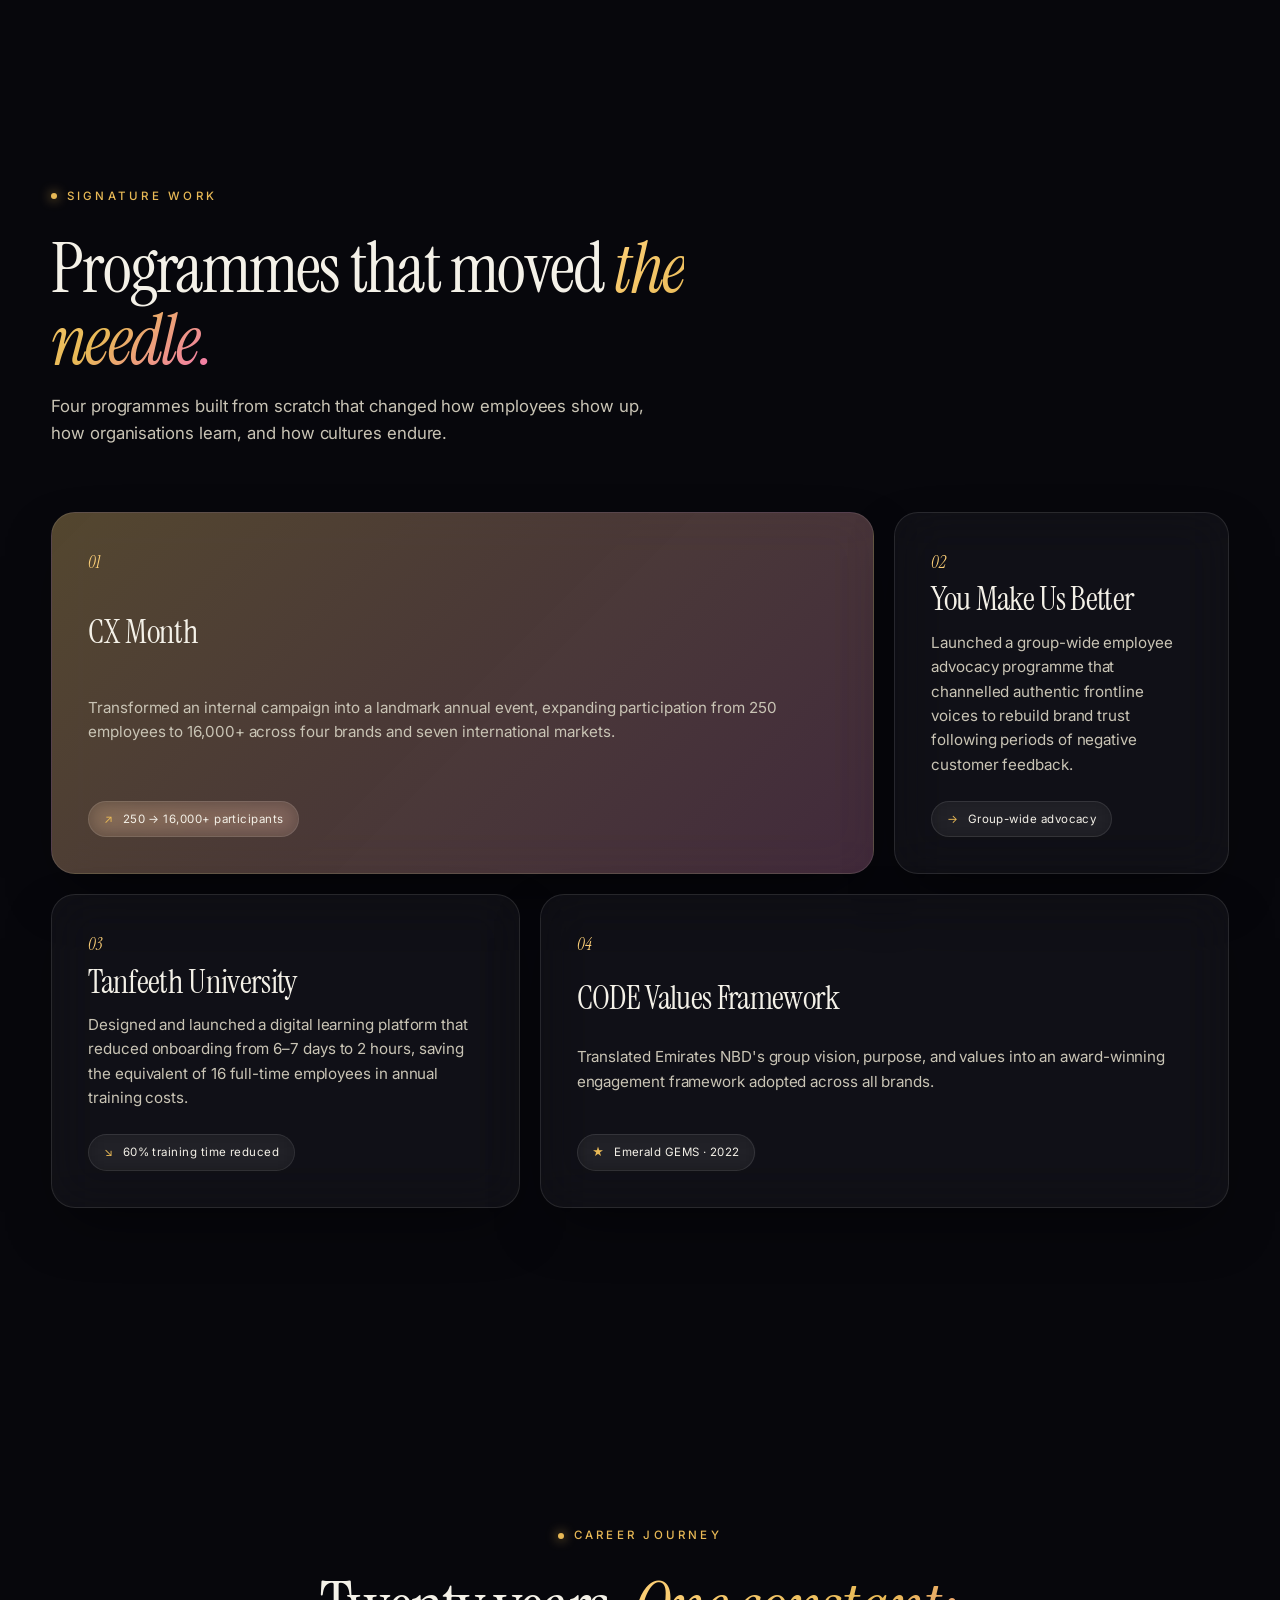
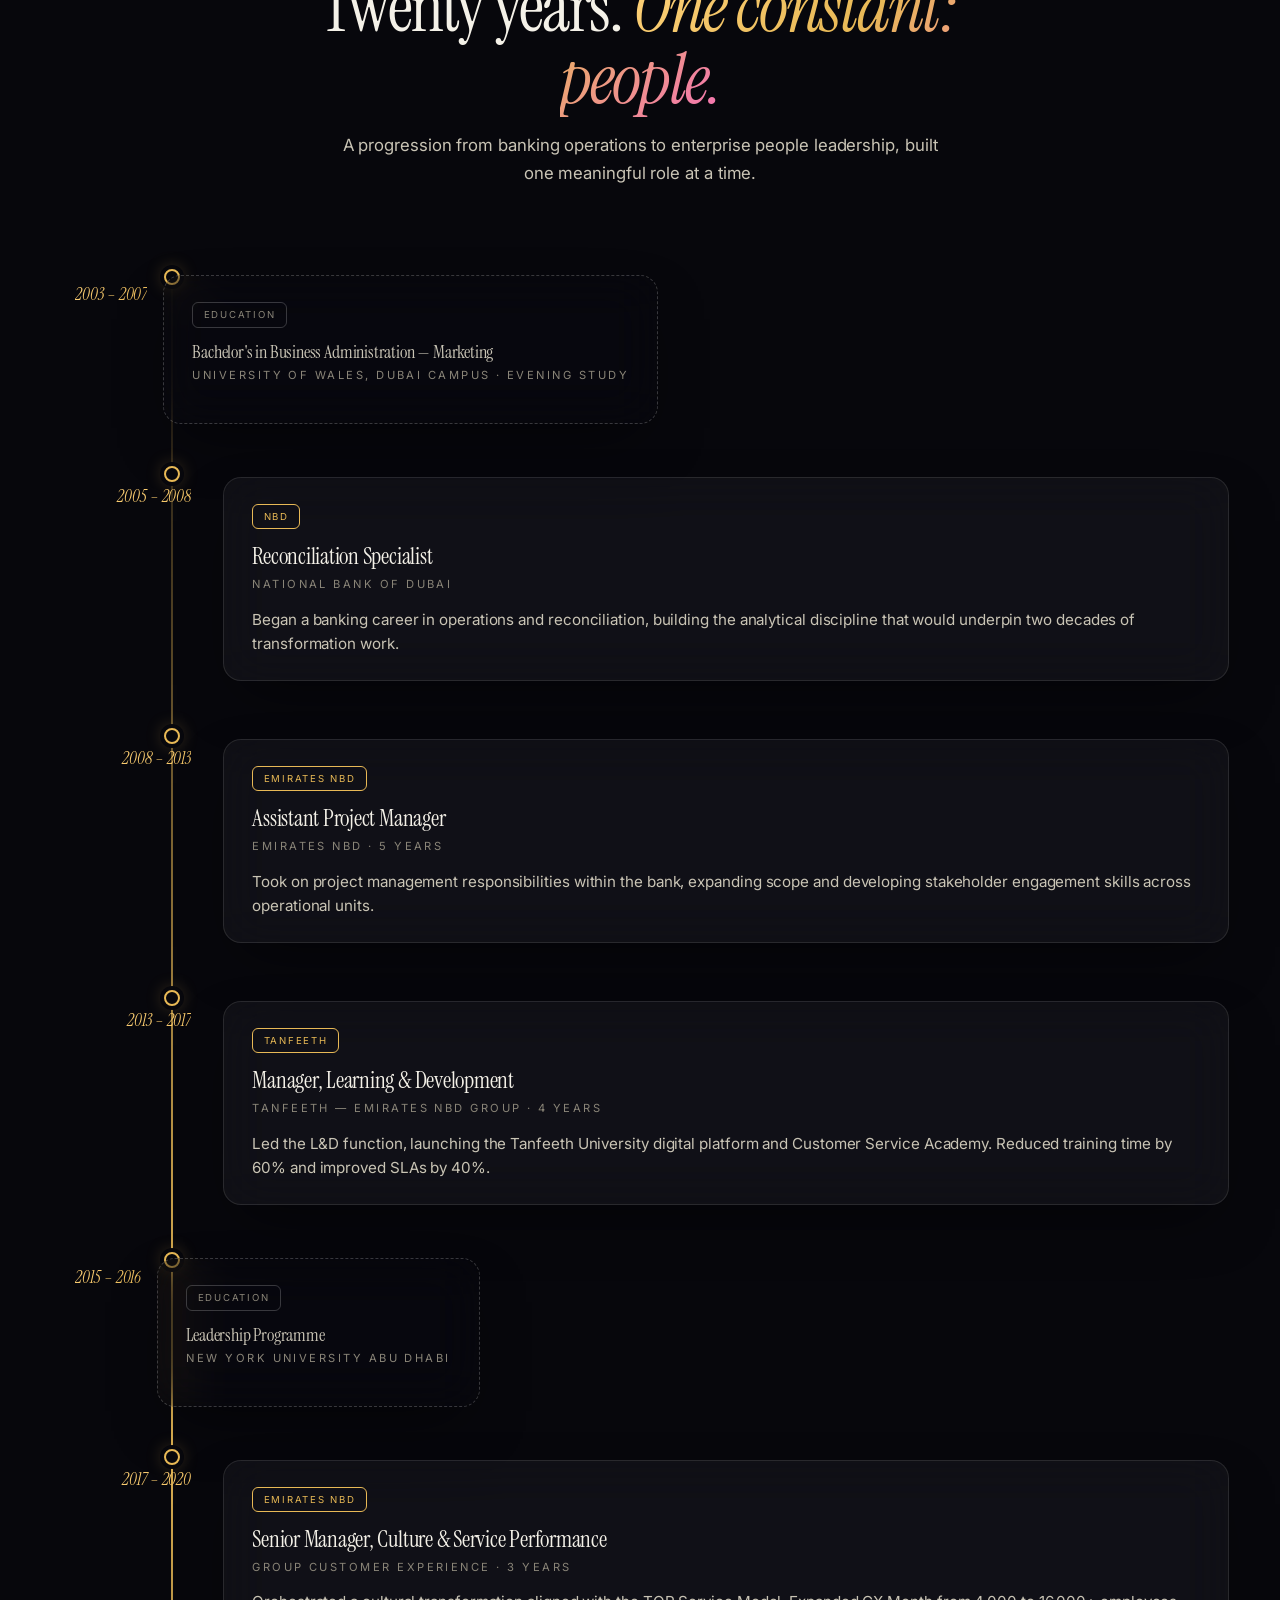
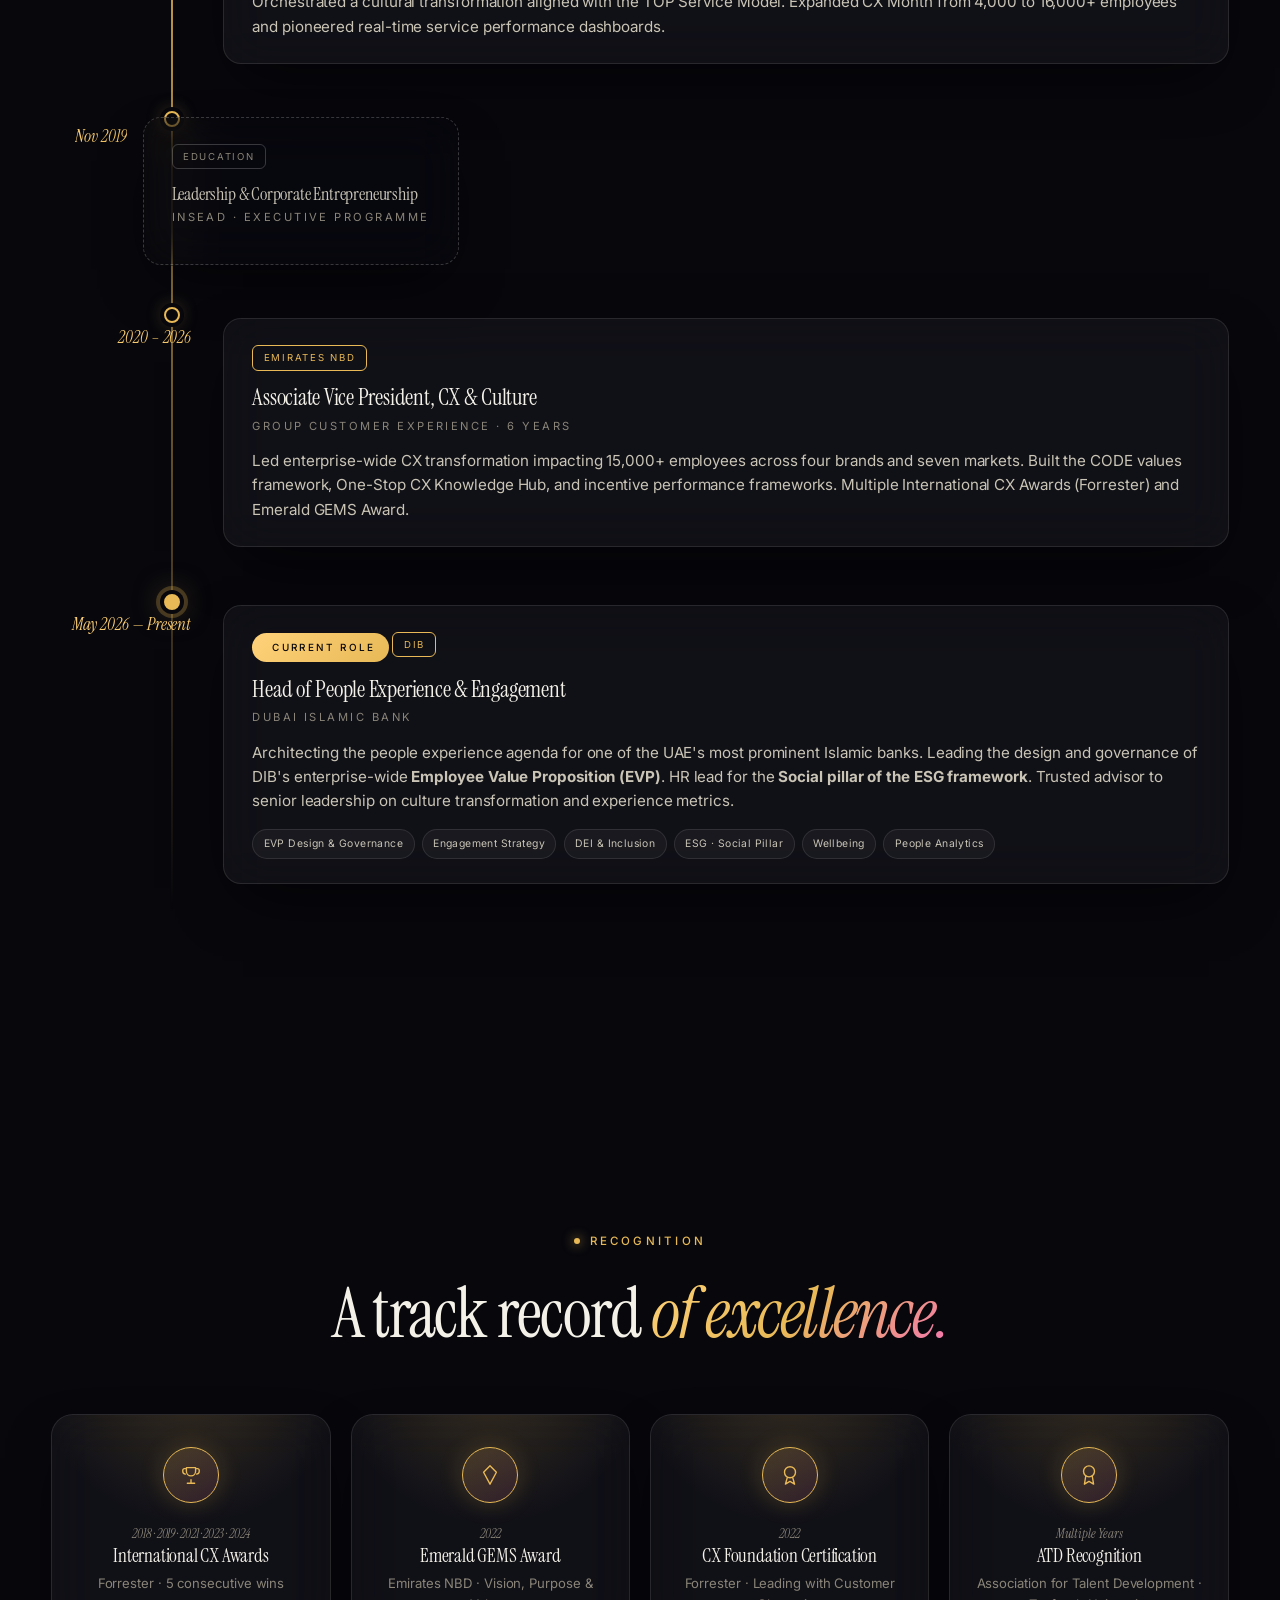
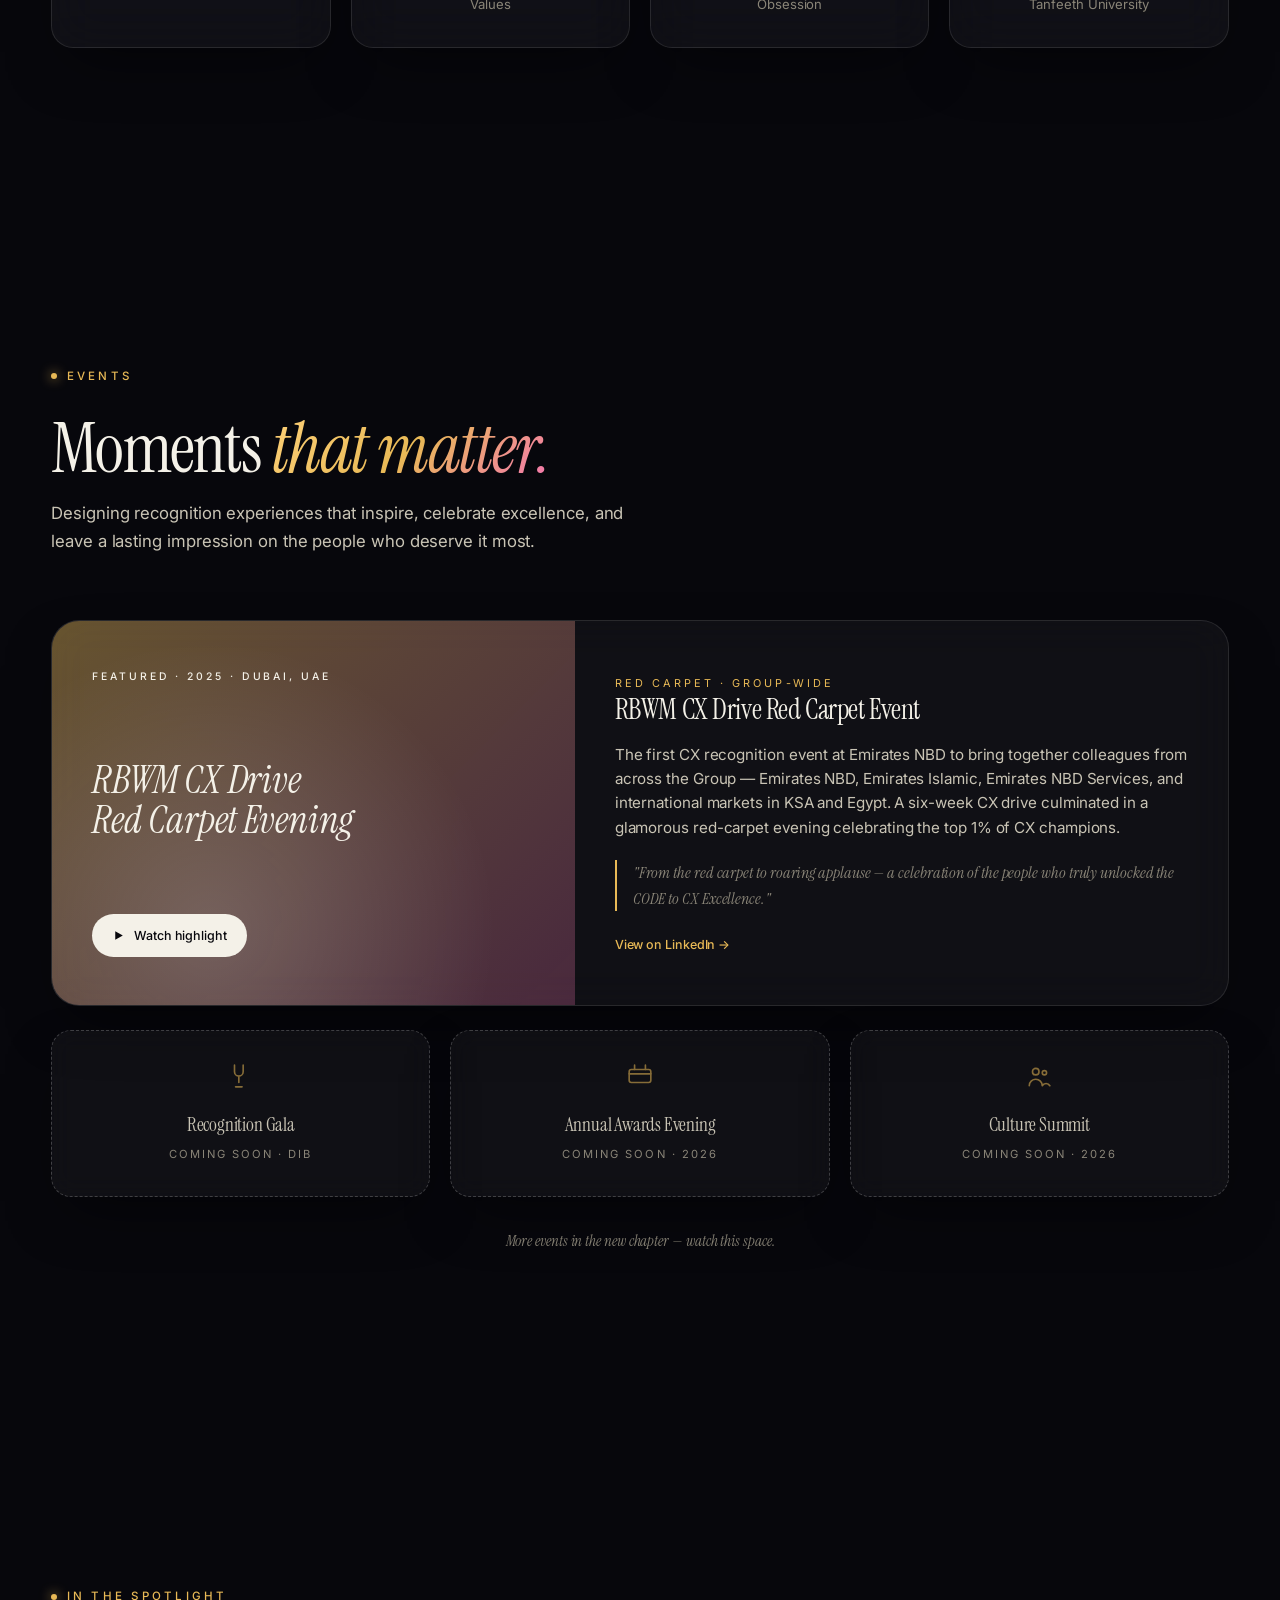
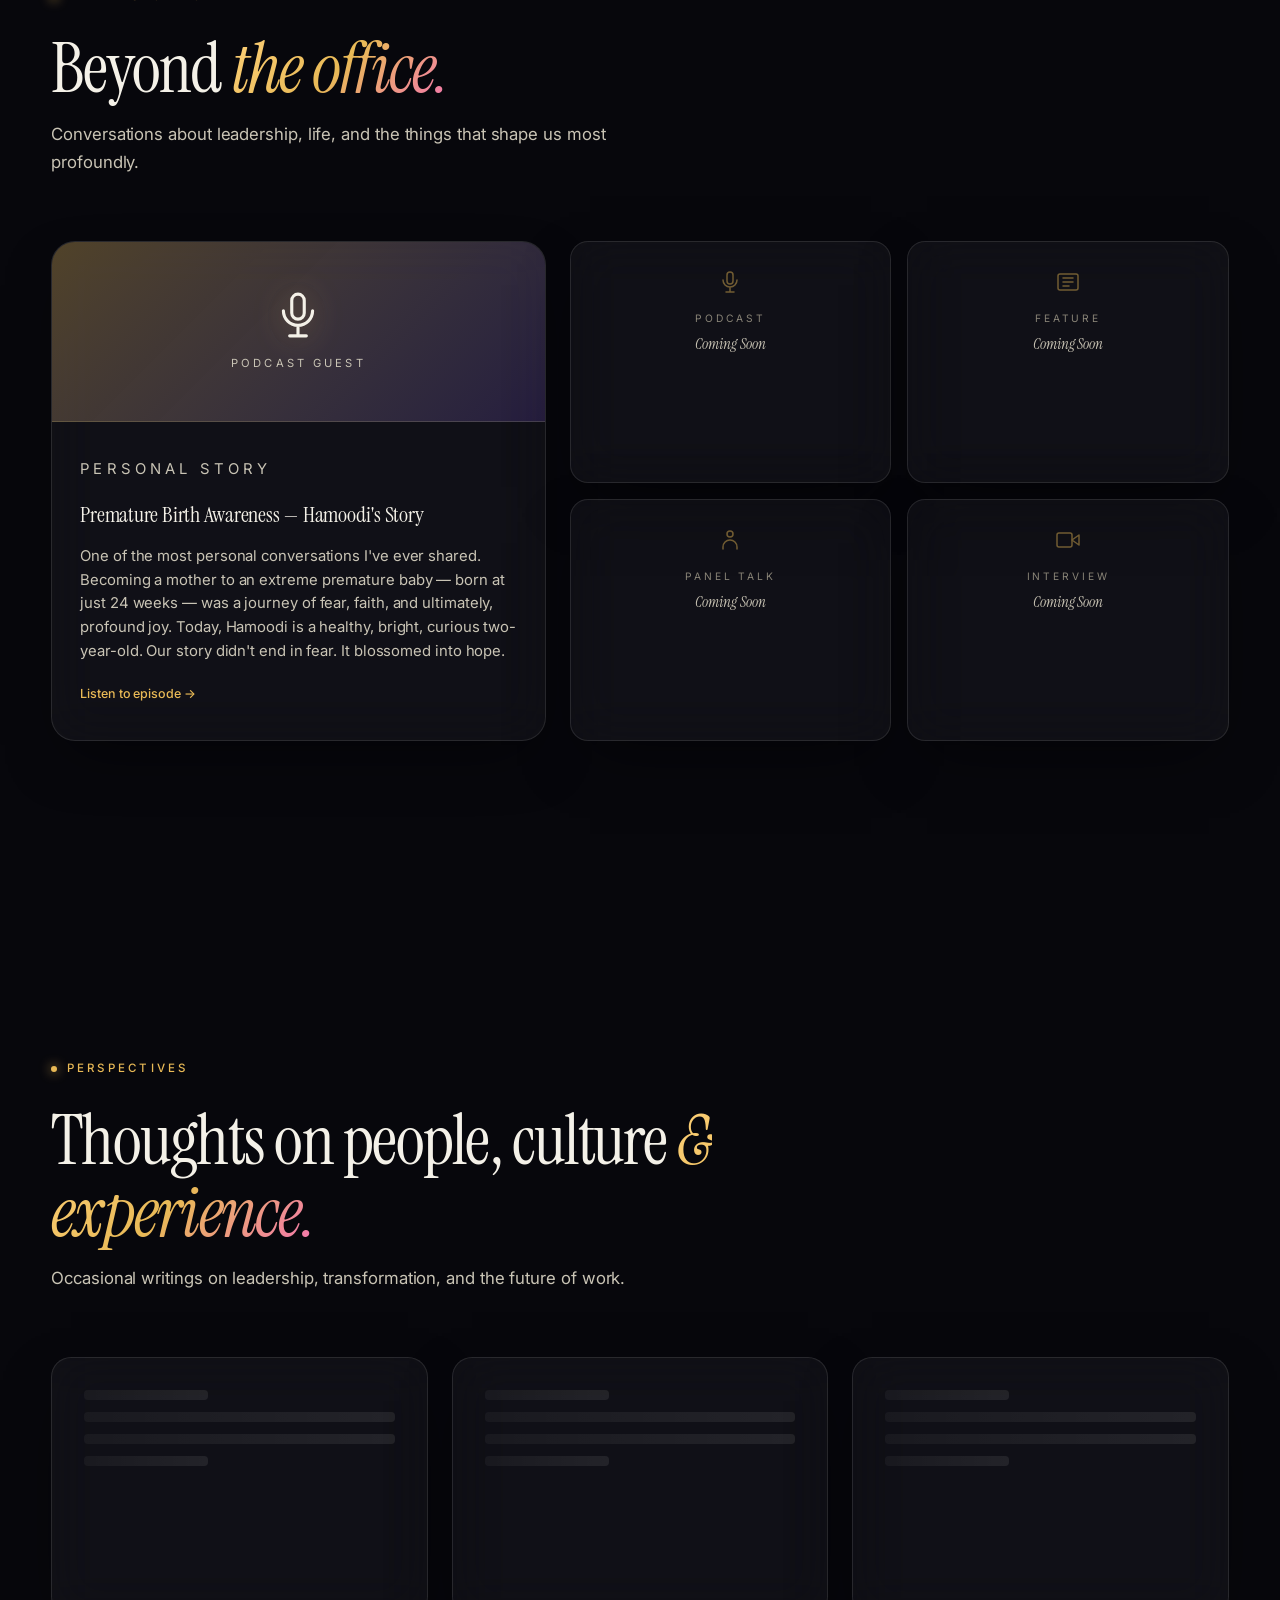
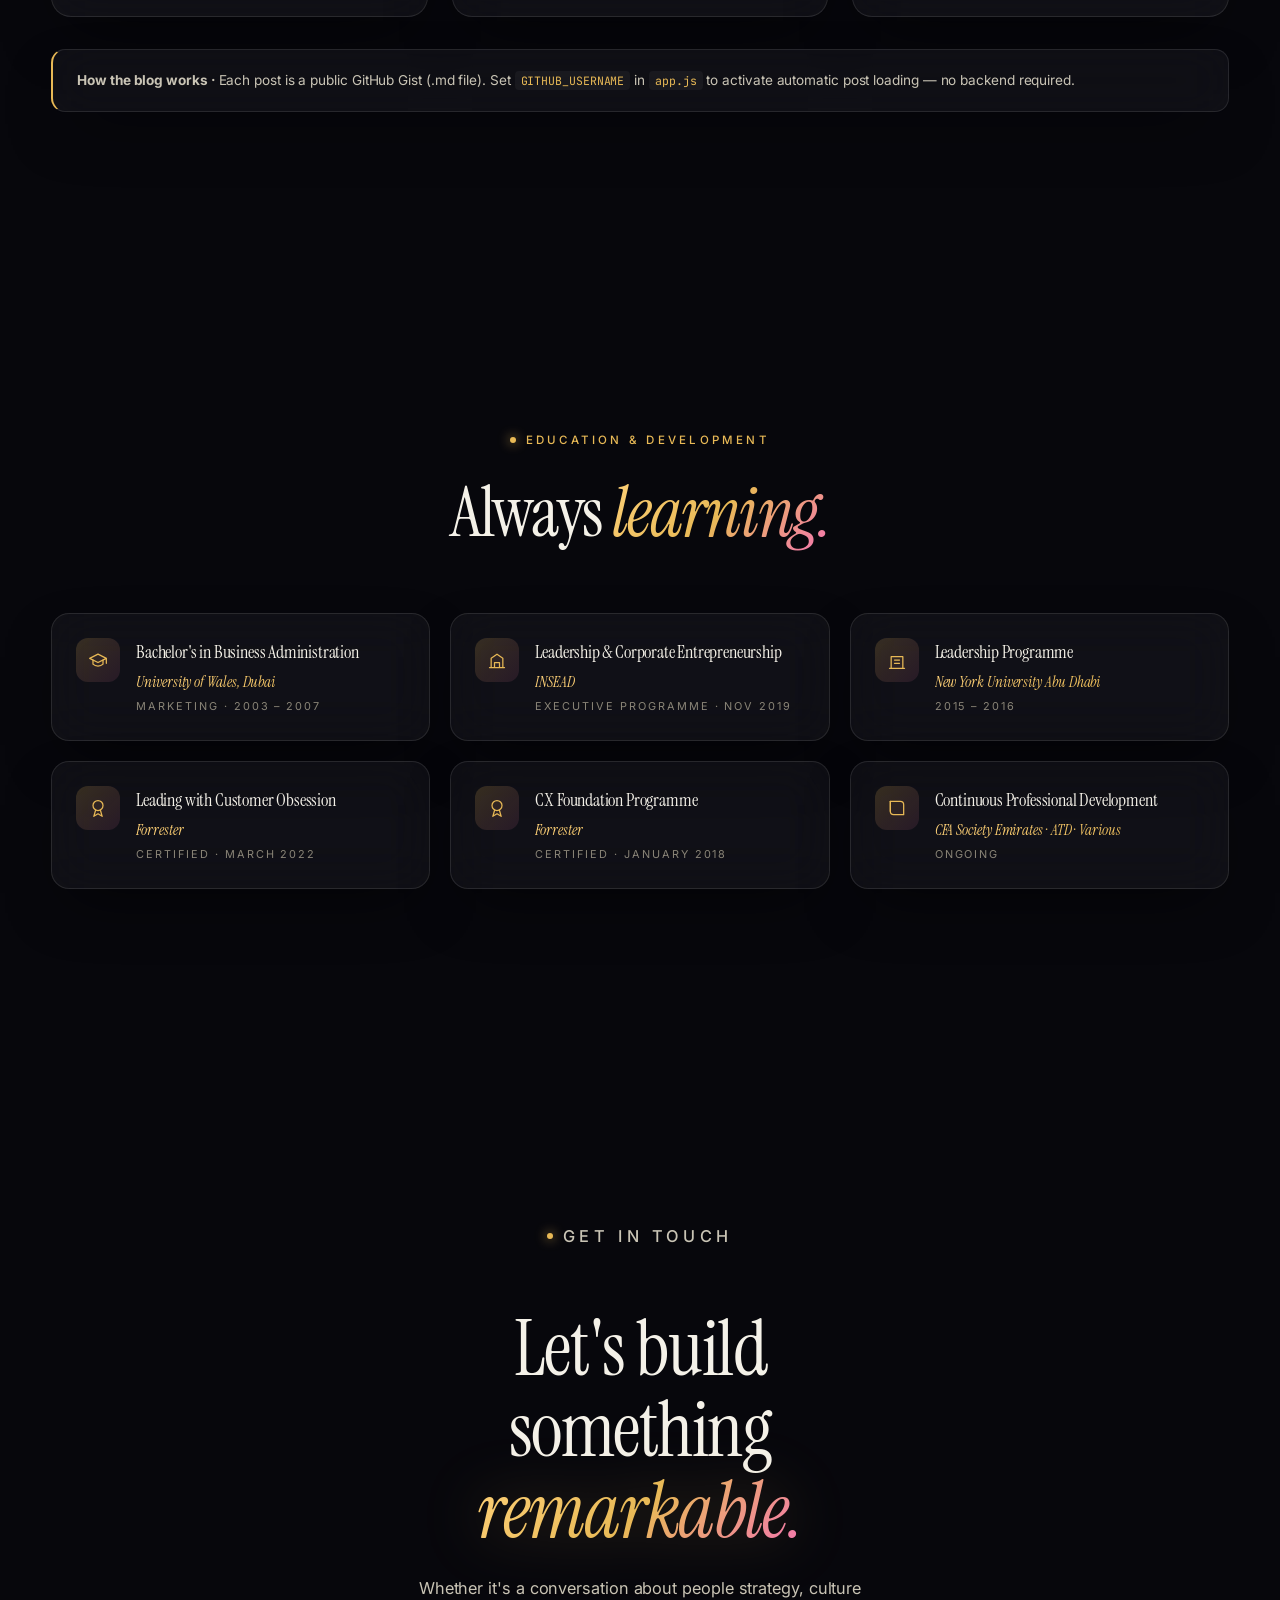
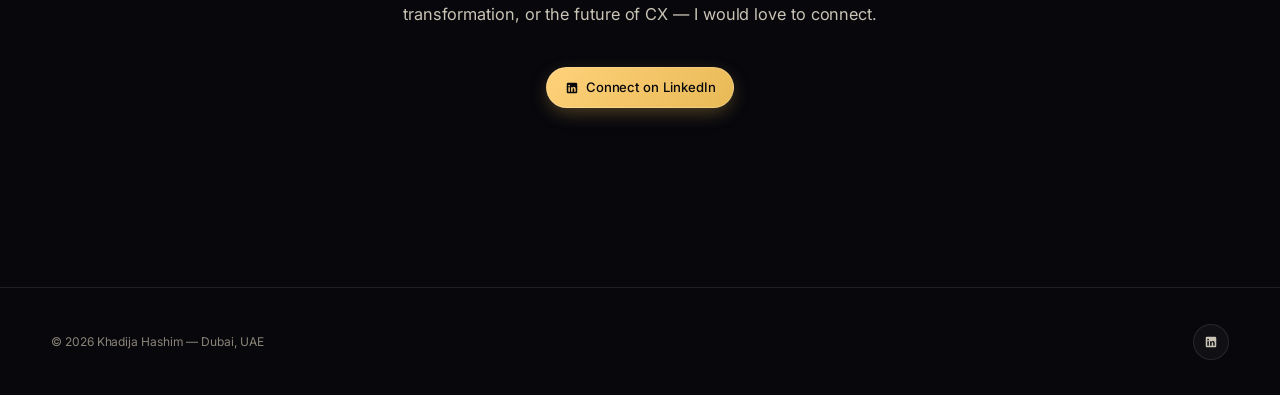
<file: v2/glass/index.html>
<!DOCTYPE html>
<html lang="en" data-theme="dark">
<head>
  <meta charset="UTF-8">
  <meta name="viewport" content="width=device-width, initial-scale=1">
  <title>Khadija Hashim — Glass & Motion</title>
  <meta name="description" content="Khadija Hashim — Head of People Experience & Engagement at DIB. Twenty years transforming customer experience, culture, and people strategy.">

  <link rel="preconnect" href="https://fonts.googleapis.com">
  <link rel="preconnect" href="https://fonts.gstatic.com" crossorigin>
  <link href="https://fonts.googleapis.com/css2?family=Inter:wght@300;400;500;600;700&family=Instrument+Serif:ital@0;1&family=JetBrains+Mono:wght@400;500&display=swap" rel="stylesheet">

  <link rel="stylesheet" href="styles.css">
</head>
<body>

  <!-- Aurora backdrop + grain -->
  <div class="aurora" aria-hidden="true">
    <span class="blob"></span>
    <span class="blob"></span>
    <span class="blob"></span>
  </div>
  <div class="grain" aria-hidden="true"></div>


  <!-- ============== FLOATING NAV PILL ============== -->
  <nav class="nav glass">
    <div class="nav-inner">
      <a href="#top" class="brand">
        <span class="brand-mark">KH</span>
        <span>Khadija Hashim</span>
      </a>

      <ul class="nav-links" id="navLinks">
        <li><a href="#about">About</a></li>
        <li><a href="#impact">Impact</a></li>
        <li><a href="#work">Work</a></li>
        <li><a href="#career">Journey</a></li>
        <li><a href="#events">Events</a></li>
        <li><a href="#insights">Insights</a></li>
      </ul>

      <div class="nav-actions">
        <button class="icon-btn" data-theme-toggle aria-label="Toggle theme">
          <svg class="moon" viewBox="0 0 24 24" fill="none" stroke="currentColor" stroke-width="1.6" stroke-linecap="round" stroke-linejoin="round"><path d="M21 12.8A9 9 0 1 1 11.2 3a7 7 0 0 0 9.8 9.8z"/></svg>
          <svg class="sun" viewBox="0 0 24 24" fill="none" stroke="currentColor" stroke-width="1.6" stroke-linecap="round" stroke-linejoin="round"><circle cx="12" cy="12" r="4"/><path d="M12 2v2M12 20v2M4.93 4.93l1.41 1.41M17.66 17.66l1.41 1.41M2 12h2M20 12h2M4.93 19.07l1.41-1.41M17.66 6.34l1.41-1.41"/></svg>
        </button>
        <a class="btn-pill" href="#connect">Connect</a>
        <button class="menu-btn icon-btn" data-menu aria-label="Open menu" aria-expanded="false">
          <svg viewBox="0 0 24 24" fill="none" stroke="currentColor" stroke-width="1.6" stroke-linecap="round"><path d="M4 7h16M4 12h16M4 17h16"/></svg>
        </button>
      </div>
    </div>
  </nav>


  <!-- ============== HERO ============== -->
  <header class="hero" id="top">
    <div class="wrap">
      <div class="hero-grid">
        <div>
          <div class="hero-tag reveal"><span class="pulse"></span> Available · Dubai, UAE</div>
          <h1 class="hero-name reveal" style="--rd:.05s">
            People, <span class="em">reimagined</span> <br>through experience.
          </h1>
          <p class="hero-role reveal" style="--rd:.12s">
            Head of People Experience &amp; Engagement <span class="sep">·</span> DIB
          </p>
          <p class="hero-bio reveal" style="--rd:.18s">
            Twenty years architecting culture, customer experience, and people strategy
            across the UAE's most recognised banking institutions.
          </p>
          <div class="hero-ctas reveal" style="--rd:.24s">
            <a class="btn-pill" href="https://www.linkedin.com/in/khadija-hashim-7a721617a/" target="_blank" rel="noopener">
              <svg width="14" height="14" viewBox="0 0 24 24" fill="currentColor"><path d="M19 3a2 2 0 0 1 2 2v14a2 2 0 0 1-2 2H5a2 2 0 0 1-2-2V5a2 2 0 0 1 2-2zM8.34 18.34V10.5H5.67v7.84zM7 9.33a1.55 1.55 0 1 0 0-3.1 1.55 1.55 0 0 0 0 3.1zm11.34 9.01v-4.49c0-2.4-1.28-3.52-3-3.52a2.59 2.59 0 0 0-2.34 1.29h-.04V10.5h-2.55v7.84h2.66v-3.88c0-1.02.2-2.02 1.47-2.02 1.25 0 1.27 1.17 1.27 2.08v3.82z"/></svg>
              LinkedIn
            </a>
            <a class="btn-glass" href="#about">Read the story</a>
          </div>

          <div class="hero-mini-stats reveal" style="--rd:.32s">
            <div class="hms"><span class="v">20<small>+</small></span><span class="l">Years in banking</span></div>
            <div class="hms"><span class="v">16k<small>+</small></span><span class="l">Employees impacted</span></div>
            <div class="hms"><span class="v">5<small>×</small></span><span class="l">Forrester CX awards</span></div>
          </div>
        </div>

        <div class="portrait-wrap reveal" style="--rd:.15s">
          <div class="portrait-card glass" data-tilt>
            <div class="portrait-placeholder">
              <svg viewBox="0 0 24 24" fill="none" stroke="currentColor" stroke-width="1" stroke-linecap="round" stroke-linejoin="round"><circle cx="12" cy="8" r="4"/><path d="M4 21a8 8 0 0 1 16 0"/></svg>
              <p>Portrait Coming Soon</p>
            </div>
          </div>
          <div class="portrait-stickers" aria-hidden="true">
            <div class="sticker s1 glass">
              <span class="ico">✦</span>
              <div>
                <strong>EVP Design</strong>
                <small>Governance &amp; strategy</small>
              </div>
            </div>
            <div class="sticker s2 glass">
              <span class="ico">◐</span>
              <div>
                <strong>ESG · Social</strong>
                <small>HR lead, S pillar</small>
              </div>
            </div>
          </div>
        </div>
      </div>
    </div>

    <div class="marquee" aria-hidden="true">
      <div class="marquee-track">
        <span>Dubai Islamic Bank</span>
        <span>Emirates NBD</span>
        <span>Tanfeeth</span>
        <span>National Bank of Dubai</span>
        <span>Forrester · 2018 – 2024</span>
        <span>INSEAD</span>
        <span>NYU Abu Dhabi</span>
        <span>Emerald GEMS · 2022</span>
        <!-- repeat for seamless loop -->
        <span>Dubai Islamic Bank</span>
        <span>Emirates NBD</span>
        <span>Tanfeeth</span>
        <span>National Bank of Dubai</span>
        <span>Forrester · 2018 – 2024</span>
        <span>INSEAD</span>
        <span>NYU Abu Dhabi</span>
        <span>Emerald GEMS · 2022</span>
      </div>
    </div>
  </header>


  <!-- ============== ABOUT ============== -->
  <section class="section" id="about">
    <div class="wrap">
      <div class="about-grid">
        <div class="principle-card glass reveal">
          <span class="quote-mark">"</span>
          <p class="quote-text">
            CX isn't just about service — it's about <em>shaping culture</em>,
            empowering people, and driving strategic impact.
          </p>
          <p class="quote-by">Khadija Hashim</p>
        </div>

        <div class="reveal" style="--rd:.1s">
          <p class="eyebrow">About</p>
          <h2 class="h-section">The story behind <span class="grad">the work.</span></h2>
          <div class="story">
            <p>
              Twenty years ago, I walked into a bank as a young woman balancing her first full-time
              role with evening degree classes at the University of Wales. I didn't have a roadmap —
              just drive, curiosity, and a deep belief that people and their experiences are the
              heartbeat of any great organisation.
            </p>
            <p>
              Today, as <strong>Head of People Experience &amp; Engagement at DIB</strong>, I architect
              the bank's enterprise people strategy — designing programmes that integrate engagement,
              wellbeing, inclusion, and recognition into one coherent, human-centred experience.
            </p>
            <p>
              Beyond the professional journey, I am a mother to Hamoodi — a healthy, bright,
              wonderful boy who came into the world at just 24 weeks and taught our family the
              true meaning of resilience and hope.
            </p>
          </div>
        </div>
      </div>

      <div class="pillars">
        <div class="pillar glass reveal">
          <p class="pillar-num">01</p>
          <h4>People First</h4>
          <p>Every strategy, programme, and framework begins and ends with the humans it serves.</p>
        </div>
        <div class="pillar glass reveal" style="--rd:.08s">
          <p class="pillar-num">02</p>
          <h4>Culture by Design</h4>
          <p>Cultures don't happen by accident. They are architected, intentionally and consistently.</p>
        </div>
        <div class="pillar glass reveal" style="--rd:.16s">
          <p class="pillar-num">03</p>
          <h4>Impact at Scale</h4>
          <p>Individual moments matter. The real measure of leadership is how far the ripple travels.</p>
        </div>
      </div>
    </div>
  </section>


  <!-- ============== IMPACT ============== -->
  <section class="section" id="impact">
    <div class="wrap">
      <div class="reveal" style="text-align:center; max-width: 680px; margin: 0 auto 3.5rem;">
        <p class="eyebrow">By the Numbers</p>
        <h2 class="h-section">A measurable <span class="grad">difference.</span></h2>
      </div>

      <div class="impact-grid">
        <div class="impact-card glass reveal">
          <div class="imp-num"><span data-counter="20" data-suffix="+">0</span></div>
          <p class="imp-label">Years in banking</p>
          <p class="imp-sub">NBD → Emirates NBD → Tanfeeth → DIB</p>
        </div>
        <div class="impact-card glass reveal" style="--rd:.08s">
          <div class="imp-num"><span data-counter="16000" data-suffix="+">0</span></div>
          <p class="imp-label">Employees impacted</p>
          <p class="imp-sub">via the CX Month programme</p>
        </div>
        <div class="impact-card glass reveal" style="--rd:.16s">
          <div class="imp-num"><span data-counter="5" data-suffix="×">0</span></div>
          <p class="imp-label">International CX awards</p>
          <p class="imp-sub">Forrester · 2018 – 2024</p>
        </div>
        <div class="impact-card glass reveal" style="--rd:.24s">
          <div class="imp-num"><span data-counter="60" data-suffix="%">0</span></div>
          <p class="imp-label">Training time reduced</p>
          <p class="imp-sub">Saving 16 FTEs annually at Tanfeeth</p>
        </div>
      </div>
    </div>
  </section>


  <!-- ============== SIGNATURE WORK — BENTO ============== -->
  <section class="section" id="work">
    <div class="wrap">
      <div class="reveal" style="max-width: 720px; margin-bottom: 3rem;">
        <p class="eyebrow">Signature Work</p>
        <h2 class="h-section">Programmes that moved <span class="grad">the needle.</span></h2>
        <p class="lede">
          Four programmes built from scratch that changed how employees show up,
          how organisations learn, and how cultures endure.
        </p>
      </div>

      <div class="bento">
        <article class="bento-cell glass accent reveal">
          <span class="bento-num">01</span>
          <h3>CX Month</h3>
          <p>Transformed an internal campaign into a landmark annual event, expanding participation from 250 employees to 16,000+ across four brands and seven international markets.</p>
          <span class="bento-metric"><span class="arrow">↗</span> 250 → 16,000+ participants</span>
        </article>
        <article class="bento-cell glass reveal" style="--rd:.08s">
          <span class="bento-num">02</span>
          <h3>You Make Us Better</h3>
          <p>Launched a group-wide employee advocacy programme that channelled authentic frontline voices to rebuild brand trust following periods of negative customer feedback.</p>
          <span class="bento-metric"><span class="arrow">→</span> Group-wide advocacy</span>
        </article>
        <article class="bento-cell glass reveal" style="--rd:.16s">
          <span class="bento-num">03</span>
          <h3>Tanfeeth University</h3>
          <p>Designed and launched a digital learning platform that reduced onboarding from 6–7 days to 2 hours, saving the equivalent of 16 full-time employees in annual training costs.</p>
          <span class="bento-metric"><span class="arrow">↘</span> 60% training time reduced</span>
        </article>
        <article class="bento-cell glass reveal" style="--rd:.24s">
          <span class="bento-num">04</span>
          <h3>CODE Values Framework</h3>
          <p>Translated Emirates NBD's group vision, purpose, and values into an award-winning engagement framework adopted across all brands.</p>
          <span class="bento-metric"><span class="arrow">★</span> Emerald GEMS · 2022</span>
        </article>
      </div>
    </div>
  </section>


  <!-- ============== CAREER TIMELINE ============== -->
  <section class="section" id="career">
    <div class="wrap">
      <div class="reveal" style="text-align:center; max-width: 760px; margin: 0 auto 3.5rem;">
        <p class="eyebrow">Career Journey</p>
        <h2 class="h-section">Twenty years. <span class="grad">One constant: people.</span></h2>
        <p class="lede" style="margin: 0 auto;">
          A progression from banking operations to enterprise people leadership,
          built one meaningful role at a time.
        </p>
      </div>

      <div class="tl">
        <div class="tl-item edu reveal">
          <div class="tl-year">2003 – 2007</div>
          <div class="tl-dot"></div>
          <div class="tl-content glass">
            <span class="tl-badge">Education</span>
            <h5 class="tl-role">Bachelor's in Business Administration — Marketing</h5>
            <p class="tl-meta">University of Wales, Dubai Campus · evening study</p>
          </div>
        </div>

        <div class="tl-item reveal">
          <div class="tl-year">2005 – 2008</div>
          <div class="tl-dot"></div>
          <div class="tl-content glass">
            <span class="tl-badge">NBD</span>
            <h5 class="tl-role">Reconciliation Specialist</h5>
            <p class="tl-meta">National Bank of Dubai</p>
            <p class="tl-desc">Began a banking career in operations and reconciliation, building the analytical discipline that would underpin two decades of transformation work.</p>
          </div>
        </div>

        <div class="tl-item reveal">
          <div class="tl-year">2008 – 2013</div>
          <div class="tl-dot"></div>
          <div class="tl-content glass">
            <span class="tl-badge">Emirates NBD</span>
            <h5 class="tl-role">Assistant Project Manager</h5>
            <p class="tl-meta">Emirates NBD · 5 years</p>
            <p class="tl-desc">Took on project management responsibilities within the bank, expanding scope and developing stakeholder engagement skills across operational units.</p>
          </div>
        </div>

        <div class="tl-item reveal">
          <div class="tl-year">2013 – 2017</div>
          <div class="tl-dot"></div>
          <div class="tl-content glass">
            <span class="tl-badge">Tanfeeth</span>
            <h5 class="tl-role">Manager, Learning &amp; Development</h5>
            <p class="tl-meta">Tanfeeth — Emirates NBD Group · 4 years</p>
            <p class="tl-desc">Led the L&amp;D function, launching the Tanfeeth University digital platform and Customer Service Academy. Reduced training time by 60% and improved SLAs by 40%.</p>
          </div>
        </div>

        <div class="tl-item edu reveal">
          <div class="tl-year">2015 – 2016</div>
          <div class="tl-dot"></div>
          <div class="tl-content glass">
            <span class="tl-badge">Education</span>
            <h5 class="tl-role">Leadership Programme</h5>
            <p class="tl-meta">New York University Abu Dhabi</p>
          </div>
        </div>

        <div class="tl-item reveal">
          <div class="tl-year">2017 – 2020</div>
          <div class="tl-dot"></div>
          <div class="tl-content glass">
            <span class="tl-badge">Emirates NBD</span>
            <h5 class="tl-role">Senior Manager, Culture &amp; Service Performance</h5>
            <p class="tl-meta">Group Customer Experience · 3 years</p>
            <p class="tl-desc">Orchestrated a cultural transformation aligned with the TOP Service Model. Expanded CX Month from 4,000 to 16,000+ employees and pioneered real-time service performance dashboards.</p>
          </div>
        </div>

        <div class="tl-item edu reveal">
          <div class="tl-year">Nov 2019</div>
          <div class="tl-dot"></div>
          <div class="tl-content glass">
            <span class="tl-badge">Education</span>
            <h5 class="tl-role">Leadership &amp; Corporate Entrepreneurship</h5>
            <p class="tl-meta">INSEAD · Executive Programme</p>
          </div>
        </div>

        <div class="tl-item reveal">
          <div class="tl-year">2020 – 2026</div>
          <div class="tl-dot"></div>
          <div class="tl-content glass">
            <span class="tl-badge">Emirates NBD</span>
            <h5 class="tl-role">Associate Vice President, CX &amp; Culture</h5>
            <p class="tl-meta">Group Customer Experience · 6 years</p>
            <p class="tl-desc">Led enterprise-wide CX transformation impacting 15,000+ employees across four brands and seven markets. Built the CODE values framework, One-Stop CX Knowledge Hub, and incentive performance frameworks. Multiple International CX Awards (Forrester) and Emerald GEMS Award.</p>
          </div>
        </div>

        <div class="tl-item current reveal">
          <div class="tl-year">May 2026 — Present</div>
          <div class="tl-dot"></div>
          <div class="tl-content glass">
            <span class="tl-current-chip"><span class="pulse"></span> Current Role</span>
            <span class="tl-badge">DIB</span>
            <h5 class="tl-role">Head of People Experience &amp; Engagement</h5>
            <p class="tl-meta">Dubai Islamic Bank</p>
            <p class="tl-desc">
              Architecting the people experience agenda for one of the UAE's most prominent Islamic banks. Leading the design and governance of DIB's enterprise-wide <strong>Employee Value Proposition (EVP)</strong>. HR lead for the <strong>Social pillar of the ESG framework</strong>. Trusted advisor to senior leadership on culture transformation and experience metrics.
            </p>
            <div class="tl-tags">
              <span class="tl-tag">EVP Design &amp; Governance</span>
              <span class="tl-tag">Engagement Strategy</span>
              <span class="tl-tag">DEI &amp; Inclusion</span>
              <span class="tl-tag">ESG · Social Pillar</span>
              <span class="tl-tag">Wellbeing</span>
              <span class="tl-tag">People Analytics</span>
            </div>
          </div>
        </div>
      </div>
    </div>
  </section>


  <!-- ============== AWARDS ============== -->
  <section class="section" id="awards">
    <div class="wrap">
      <div class="reveal" style="text-align:center; max-width: 720px; margin: 0 auto 3.5rem;">
        <p class="eyebrow">Recognition</p>
        <h2 class="h-section">A track record <span class="grad">of excellence.</span></h2>
      </div>

      <div class="awards-grid">
        <div class="award glass reveal">
          <div class="award-ico">
            <svg viewBox="0 0 24 24" fill="none" stroke="currentColor" stroke-width="1.5" stroke-linecap="round" stroke-linejoin="round"><path d="M8 21h8M12 17v4M7 4h10v4a5 5 0 0 1-10 0V4z"/><path d="M17 5h2a2 2 0 0 1 2 2v1a3 3 0 0 1-3 3M7 5H5a2 2 0 0 0-2 2v1a3 3 0 0 0 3 3"/></svg>
          </div>
          <p class="award-year">2018 · 2019 · 2021 · 2023 · 2024</p>
          <h4>International CX Awards</h4>
          <p>Forrester · 5 consecutive wins</p>
        </div>
        <div class="award glass reveal" style="--rd:.08s">
          <div class="award-ico">
            <svg viewBox="0 0 24 24" fill="none" stroke="currentColor" stroke-width="1.5" stroke-linejoin="round"><polygon points="12 2 19 9 12 22 5 9"/></svg>
          </div>
          <p class="award-year">2022</p>
          <h4>Emerald GEMS Award</h4>
          <p>Emirates NBD · Vision, Purpose &amp; Values</p>
        </div>
        <div class="award glass reveal" style="--rd:.16s">
          <div class="award-ico">
            <svg viewBox="0 0 24 24" fill="none" stroke="currentColor" stroke-width="1.5" stroke-linecap="round" stroke-linejoin="round"><circle cx="12" cy="9" r="6"/><path d="M9 15l-2 7 5-3 5 3-2-7"/></svg>
          </div>
          <p class="award-year">2022</p>
          <h4>CX Foundation Certification</h4>
          <p>Forrester · Leading with Customer Obsession</p>
        </div>
        <div class="award glass reveal" style="--rd:.24s">
          <div class="award-ico">
            <svg viewBox="0 0 24 24" fill="none" stroke="currentColor" stroke-width="1.5" stroke-linecap="round" stroke-linejoin="round"><circle cx="12" cy="8" r="6"/><path d="M15.5 13l1.5 9-5-3-5 3 1.5-9"/></svg>
          </div>
          <p class="award-year">Multiple Years</p>
          <h4>ATD Recognition</h4>
          <p>Association for Talent Development · Tanfeeth University</p>
        </div>
      </div>
    </div>
  </section>


  <!-- ============== EVENTS ============== -->
  <section class="section" id="events">
    <div class="wrap">
      <div class="reveal" style="max-width: 720px; margin-bottom: 3rem;">
        <p class="eyebrow">Events</p>
        <h2 class="h-section">Moments <span class="grad">that matter.</span></h2>
        <p class="lede">
          Designing recognition experiences that inspire, celebrate excellence,
          and leave a lasting impression on the people who deserve it most.
        </p>
      </div>

      <div class="fe glass reveal">
        <div class="fe-cover">
          <p class="fe-meta">Featured · 2025 · Dubai, UAE</p>
          <h3 class="fe-cover-title">RBWM CX Drive<br>Red Carpet Evening</h3>
          <a class="fe-play" href="https://www.linkedin.com/posts/khadija-hashim-7a721617a_rbwm-cx-drive-red-carpet-event-activity-7427778531046129664-dEPh" target="_blank" rel="noopener">
            <svg width="13" height="13" viewBox="0 0 24 24" fill="currentColor"><polygon points="6 4 20 12 6 20"/></svg>
            Watch highlight
          </a>
        </div>
        <div class="fe-body">
          <span class="fe-tag">Red Carpet · Group-wide</span>
          <h3 class="fe-title">RBWM CX Drive Red Carpet Event</h3>
          <p class="fe-desc">
            The first CX recognition event at Emirates NBD to bring together colleagues
            from across the Group — Emirates NBD, Emirates Islamic, Emirates NBD Services,
            and international markets in KSA and Egypt. A six-week CX drive culminated
            in a glamorous red-carpet evening celebrating the top 1% of CX champions.
          </p>
          <blockquote class="fe-quote">
            "From the red carpet to roaring applause — a celebration of the people who
            truly unlocked the CODE to CX Excellence."
          </blockquote>
          <a class="read-more" href="https://www.linkedin.com/posts/khadija-hashim-7a721617a_rbwm-cx-drive-red-carpet-event-activity-7427778531046129664-dEPh" target="_blank" rel="noopener">
            View on LinkedIn →
          </a>
        </div>
      </div>

      <div class="events-row">
        <div class="event-card glass reveal">
          <svg viewBox="0 0 24 24" fill="none" stroke="currentColor" stroke-width="1.5" stroke-linecap="round" stroke-linejoin="round"><path d="M6 2v6a4 4 0 0 0 8 0V2M10 12v6M7 22h6"/></svg>
          <h5>Recognition Gala</h5>
          <p>Coming Soon · DIB</p>
        </div>
        <div class="event-card glass reveal" style="--rd:.08s">
          <svg viewBox="0 0 24 24" fill="none" stroke="currentColor" stroke-width="1.5" stroke-linecap="round" stroke-linejoin="round"><rect x="2" y="6" width="20" height="12" rx="2"/><path d="M7 2v4M17 2v4M2 10h20"/></svg>
          <h5>Annual Awards Evening</h5>
          <p>Coming Soon · 2026</p>
        </div>
        <div class="event-card glass reveal" style="--rd:.16s">
          <svg viewBox="0 0 24 24" fill="none" stroke="currentColor" stroke-width="1.5" stroke-linecap="round" stroke-linejoin="round"><circle cx="9" cy="8" r="3"/><circle cx="17" cy="9" r="2"/><path d="M3 21a6 6 0 0 1 12 0M15 21a4 4 0 0 1 7 0"/></svg>
          <h5>Culture Summit</h5>
          <p>Coming Soon · 2026</p>
        </div>
      </div>
      <p class="events-note">More events in the new chapter — watch this space.</p>
    </div>
  </section>


  <!-- ============== MEDIA ============== -->
  <section class="section" id="media">
    <div class="wrap">
      <div class="reveal" style="max-width: 720px; margin-bottom: 3rem;">
        <p class="eyebrow">In the Spotlight</p>
        <h2 class="h-section">Beyond <span class="grad">the office.</span></h2>
        <p class="lede">
          Conversations about leadership, life, and the things that shape us most profoundly.
        </p>
      </div>

      <div class="media-grid">
        <div class="media-feat glass reveal">
          <div class="media-feat-head">
            <svg viewBox="0 0 24 24" fill="none" stroke="currentColor" stroke-width="1.5" stroke-linecap="round" stroke-linejoin="round"><rect x="9" y="2" width="6" height="12" rx="3"/><path d="M5 10a7 7 0 0 0 14 0M12 18v4M8 22h8"/></svg>
            <p>Podcast Guest</p>
          </div>
          <div class="media-feat-body">
            <p class="media-type">Personal Story</p>
            <h4>Premature Birth Awareness — Hamoodi's Story</h4>
            <p>
              One of the most personal conversations I've ever shared.
              Becoming a mother to an extreme premature baby — born at just 24 weeks —
              was a journey of fear, faith, and ultimately, profound joy.
              Today, Hamoodi is a healthy, bright, curious two-year-old.
              Our story didn't end in fear. It blossomed into hope.
            </p>
            <a class="read-more" href="https://lnkd.in/d6Muu2MP" target="_blank" rel="noopener">Listen to episode →</a>
          </div>
        </div>

        <div class="media-ph-grid reveal" style="--rd:.1s">
          <div class="media-ph glass">
            <svg viewBox="0 0 24 24" fill="none" stroke="currentColor" stroke-width="1.5" stroke-linecap="round" stroke-linejoin="round"><rect x="9" y="2" width="6" height="12" rx="3"/><path d="M5 10a7 7 0 0 0 14 0M12 18v4M8 22h8"/></svg>
            <p class="t">Podcast</p>
            <p class="v">Coming Soon</p>
          </div>
          <div class="media-ph glass">
            <svg viewBox="0 0 24 24" fill="none" stroke="currentColor" stroke-width="1.5" stroke-linecap="round" stroke-linejoin="round"><rect x="2" y="4" width="20" height="16" rx="2"/><path d="M7 8h10M7 12h10M7 16h6"/></svg>
            <p class="t">Feature</p>
            <p class="v">Coming Soon</p>
          </div>
          <div class="media-ph glass">
            <svg viewBox="0 0 24 24" fill="none" stroke="currentColor" stroke-width="1.5" stroke-linecap="round" stroke-linejoin="round"><circle cx="12" cy="6" r="3"/><path d="M5 21v-2a7 7 0 0 1 14 0v2"/></svg>
            <p class="t">Panel Talk</p>
            <p class="v">Coming Soon</p>
          </div>
          <div class="media-ph glass">
            <svg viewBox="0 0 24 24" fill="none" stroke="currentColor" stroke-width="1.5" stroke-linecap="round" stroke-linejoin="round"><polygon points="23 7 16 12 23 17 23 7"/><rect x="1" y="5" width="15" height="14" rx="2"/></svg>
            <p class="t">Interview</p>
            <p class="v">Coming Soon</p>
          </div>
        </div>
      </div>
    </div>
  </section>


  <!-- ============== INSIGHTS ============== -->
  <section class="section" id="insights">
    <div class="wrap">
      <div class="reveal" style="max-width: 720px; margin-bottom: 3rem;">
        <p class="eyebrow">Perspectives</p>
        <h2 class="h-section">Thoughts on people, culture <span class="grad">&amp; experience.</span></h2>
        <p class="lede">
          Occasional writings on leadership, transformation, and the future of work.
        </p>
      </div>

      <div class="insights-grid" id="insightsGrid">
        <div class="insight glass shimmer">
          <div class="shimmer-line short"></div>
          <div class="shimmer-line"></div>
          <div class="shimmer-line"></div>
          <div class="shimmer-line short"></div>
        </div>
        <div class="insight glass shimmer">
          <div class="shimmer-line short"></div>
          <div class="shimmer-line"></div>
          <div class="shimmer-line"></div>
          <div class="shimmer-line short"></div>
        </div>
        <div class="insight glass shimmer">
          <div class="shimmer-line short"></div>
          <div class="shimmer-line"></div>
          <div class="shimmer-line"></div>
          <div class="shimmer-line short"></div>
        </div>
      </div>

      <div class="notice glass">
        <strong>How the blog works · </strong>
        Each post is a public GitHub Gist (.md file). Set <code>GITHUB_USERNAME</code>
        in <code>app.js</code> to activate automatic post loading — no backend required.
      </div>
    </div>
  </section>


  <!-- ============== EDUCATION ============== -->
  <section class="section" id="education">
    <div class="wrap">
      <div class="reveal" style="text-align:center; max-width: 720px; margin: 0 auto 3.5rem;">
        <p class="eyebrow">Education &amp; Development</p>
        <h2 class="h-section">Always <span class="grad">learning.</span></h2>
      </div>

      <div class="edu-grid">
        <div class="edu glass reveal">
          <div class="edu-ico"><svg viewBox="0 0 24 24" fill="none" stroke="currentColor" stroke-width="1.5" stroke-linecap="round" stroke-linejoin="round"><path d="M22 10v6M2 10l10-5 10 5-10 5z"/><path d="M6 12v5c3 3 9 3 12 0v-5"/></svg></div>
          <div>
            <h5>Bachelor's in Business Administration</h5>
            <p class="inst">University of Wales, Dubai</p>
            <p class="yr">Marketing · 2003 – 2007</p>
          </div>
        </div>
        <div class="edu glass reveal" style="--rd:.05s">
          <div class="edu-ico"><svg viewBox="0 0 24 24" fill="none" stroke="currentColor" stroke-width="1.5" stroke-linecap="round" stroke-linejoin="round"><path d="M3 21h18M5 21V10l7-5 7 5v11M9 21v-6h6v6"/></svg></div>
          <div>
            <h5>Leadership &amp; Corporate Entrepreneurship</h5>
            <p class="inst">INSEAD</p>
            <p class="yr">Executive Programme · Nov 2019</p>
          </div>
        </div>
        <div class="edu glass reveal" style="--rd:.1s">
          <div class="edu-ico"><svg viewBox="0 0 24 24" fill="none" stroke="currentColor" stroke-width="1.5" stroke-linecap="round" stroke-linejoin="round"><path d="M3 22h18M5 22V8h14v14M9 12h6M9 16h6"/></svg></div>
          <div>
            <h5>Leadership Programme</h5>
            <p class="inst">New York University Abu Dhabi</p>
            <p class="yr">2015 – 2016</p>
          </div>
        </div>
        <div class="edu glass reveal">
          <div class="edu-ico"><svg viewBox="0 0 24 24" fill="none" stroke="currentColor" stroke-width="1.5" stroke-linecap="round" stroke-linejoin="round"><circle cx="12" cy="9" r="6"/><path d="M9 15l-2 7 5-3 5 3-2-7"/></svg></div>
          <div>
            <h5>Leading with Customer Obsession</h5>
            <p class="inst">Forrester</p>
            <p class="yr">Certified · March 2022</p>
          </div>
        </div>
        <div class="edu glass reveal" style="--rd:.05s">
          <div class="edu-ico"><svg viewBox="0 0 24 24" fill="none" stroke="currentColor" stroke-width="1.5" stroke-linecap="round" stroke-linejoin="round"><circle cx="12" cy="9" r="6"/><path d="M9 15l-2 7 5-3 5 3-2-7"/></svg></div>
          <div>
            <h5>CX Foundation Programme</h5>
            <p class="inst">Forrester</p>
            <p class="yr">Certified · January 2018</p>
          </div>
        </div>
        <div class="edu glass reveal" style="--rd:.1s">
          <div class="edu-ico"><svg viewBox="0 0 24 24" fill="none" stroke="currentColor" stroke-width="1.5" stroke-linecap="round" stroke-linejoin="round"><path d="M4 4h12a4 4 0 0 1 4 4v12H8a4 4 0 0 1-4-4z"/><path d="M4 4v12"/></svg></div>
          <div>
            <h5>Continuous Professional Development</h5>
            <p class="inst">CFA Society Emirates · ATD · Various</p>
            <p class="yr">Ongoing</p>
          </div>
        </div>
      </div>
    </div>
  </section>


  <!-- ============== CONNECT ============== -->
  <section class="connect section" id="connect">
    <div class="wrap" style="text-align:center;">
      <p class="eyebrow reveal" style="justify-content:center;">Get in Touch</p>
      <h2 class="reveal" style="--rd:.05s">Let's build something <span class="grad">remarkable.</span></h2>
      <p class="reveal" style="--rd:.1s">
        Whether it's a conversation about people strategy, culture transformation,
        or the future of CX — I would love to connect.
      </p>
      <a class="btn-pill reveal" style="--rd:.15s" href="https://www.linkedin.com/in/khadija-hashim-7a721617a/" target="_blank" rel="noopener">
        <svg width="14" height="14" viewBox="0 0 24 24" fill="currentColor"><path d="M19 3a2 2 0 0 1 2 2v14a2 2 0 0 1-2 2H5a2 2 0 0 1-2-2V5a2 2 0 0 1 2-2zM8.34 18.34V10.5H5.67v7.84zM7 9.33a1.55 1.55 0 1 0 0-3.1 1.55 1.55 0 0 0 0 3.1zm11.34 9.01v-4.49c0-2.4-1.28-3.52-3-3.52a2.59 2.59 0 0 0-2.34 1.29h-.04V10.5h-2.55v7.84h2.66v-3.88c0-1.02.2-2.02 1.47-2.02 1.25 0 1.27 1.17 1.27 2.08v3.82z"/></svg>
        Connect on LinkedIn
      </a>
    </div>
  </section>


  <!-- ============== FOOTER ============== -->
  <footer class="foot">
    <div class="wrap foot-inner">
      <p>© <span data-year>2026</span> Khadija Hashim — Dubai, UAE</p>
      <div class="foot-social">
        <a href="https://www.linkedin.com/in/khadija-hashim-7a721617a/" target="_blank" rel="noopener" aria-label="LinkedIn">
          <svg viewBox="0 0 24 24" fill="currentColor"><path d="M19 3a2 2 0 0 1 2 2v14a2 2 0 0 1-2 2H5a2 2 0 0 1-2-2V5a2 2 0 0 1 2-2zM8.34 18.34V10.5H5.67v7.84zM7 9.33a1.55 1.55 0 1 0 0-3.1 1.55 1.55 0 0 0 0 3.1zm11.34 9.01v-4.49c0-2.4-1.28-3.52-3-3.52a2.59 2.59 0 0 0-2.34 1.29h-.04V10.5h-2.55v7.84h2.66v-3.88c0-1.02.2-2.02 1.47-2.02 1.25 0 1.27 1.17 1.27 2.08v3.82z"/></svg>
        </a>
      </div>
    </div>
  </footer>

  <a class="v-switch" href="../../">← Original Site</a>

  <script src="app.js"></script>
</body>
</html>
</file>
<file: v2/boutique/styles.css>
/* =====================================================================
   BOUTIQUE HOSPITALITY — Khadija Hashim
   Aman / Soho House sensibility · earth palette · slow storytelling
   ===================================================================== */

/* ---------- Tokens ---------- */
:root,
[data-theme="dark"] {
  --bg: #14110D;
  --bg-alt: #1A1612;
  --ivory: #F2EBDD;
  --ivory-soft: #E2D9C5;
  --taupe: #8C7E64;
  --taupe-soft: #6E624B;
  --forest: #2D3A2E;
  --terracotta: #B96A4A;
  --gold: #C9A86A;

  --ink: #F2EBDD;
  --ink-soft: rgba(242, 235, 221, 0.72);
  --ink-mute: rgba(242, 235, 221, 0.48);
  --line: rgba(242, 235, 221, 0.14);
  --line-hi: rgba(242, 235, 221, 0.28);

  --card: rgba(242, 235, 221, 0.04);
  --card-hover: rgba(242, 235, 221, 0.07);

  --accent: var(--terracotta);

  --serif: 'Cormorant Garamond', 'Times New Roman', serif;
  --sans: 'Inter', system-ui, -apple-system, sans-serif;
  --mono: 'JetBrains Mono', monospace;

  --radius-sm: 4px;
  --radius: 10px;
  --radius-lg: 18px;

  --ease: cubic-bezier(0.22, 0.61, 0.36, 1);
}

[data-theme="light"] {
  --bg: #F4EFE3;
  --bg-alt: #ECE5D3;
  --ivory: #1E1A14;
  --ivory-soft: #2B261D;
  --taupe: #6E624B;
  --taupe-soft: #807357;
  --forest: #2D3A2E;
  --terracotta: #9B5235;
  --gold: #8B7240;

  --ink: #1E1A14;
  --ink-soft: rgba(30, 26, 20, 0.74);
  --ink-mute: rgba(30, 26, 20, 0.48);
  --line: rgba(30, 26, 20, 0.14);
  --line-hi: rgba(30, 26, 20, 0.28);

  --card: rgba(30, 26, 20, 0.03);
  --card-hover: rgba(30, 26, 20, 0.06);

  --accent: var(--terracotta);
}

* { box-sizing: border-box; margin: 0; padding: 0; }

html { scroll-behavior: smooth; -webkit-text-size-adjust: 100%; }

body {
  background: var(--bg);
  color: var(--ink);
  font-family: var(--sans);
  font-weight: 300;
  font-size: 16px;
  line-height: 1.65;
  -webkit-font-smoothing: antialiased;
  -moz-osx-font-smoothing: grayscale;
  overflow-x: hidden;
  letter-spacing: 0.005em;
}

/* Subtle warm noise overlay */
body::before {
  content: '';
  position: fixed; inset: 0;
  background-image: url("data:image/svg+xml,%3Csvg xmlns='http://www.w3.org/2000/svg' width='200' height='200'%3E%3Cfilter id='n'%3E%3CfeTurbulence type='fractalNoise' baseFrequency='0.85' numOctaves='2' stitchTiles='stitch'/%3E%3CfeColorMatrix values='0 0 0 0 0.95  0 0 0 0 0.92  0 0 0 0 0.86  0 0 0 0.05 0'/%3E%3C/filter%3E%3Crect width='100%25' height='100%25' filter='url(%23n)'/%3E%3C/svg%3E");
  opacity: 0.45;
  pointer-events: none;
  z-index: 1;
  mix-blend-mode: overlay;
}

img { max-width: 100%; display: block; }
a { color: inherit; text-decoration: none; }

.wrap { width: min(1240px, 92vw); margin: 0 auto; position: relative; z-index: 2; }
.wrap-narrow { width: min(820px, 92vw); margin: 0 auto; position: relative; z-index: 2; }

.section { padding: clamp(100px, 14vw, 180px) 0; position: relative; z-index: 2; }

/* ---------- Typography ---------- */
.eyebrow {
  font-family: var(--sans);
  font-size: 0.72rem;
  font-weight: 400;
  letter-spacing: 0.32em;
  text-transform: uppercase;
  color: var(--taupe);
  margin: 0 0 1.5rem;
  display: inline-flex;
  align-items: center;
  gap: 0.85rem;
}
.eyebrow::before {
  content: '';
  width: 32px; height: 1px;
  background: var(--taupe);
  display: inline-block;
}
.eyebrow.no-line::before { display: none; }

.h-section {
  font-family: var(--serif);
  font-weight: 300;
  font-size: clamp(2.2rem, 4.6vw, 4rem);
  line-height: 1.04;
  letter-spacing: -0.015em;
  color: var(--ink);
  margin: 0 0 1.6rem;
}
.h-section em { font-style: italic; color: var(--terracotta); font-weight: 400; }

.lede {
  font-family: var(--serif);
  font-weight: 300;
  font-style: italic;
  font-size: clamp(1.15rem, 1.6vw, 1.4rem);
  line-height: 1.55;
  color: var(--ink-soft);
  max-width: 56ch;
}

/* ---------- Top thin band ---------- */
.top-band {
  position: relative;
  z-index: 30;
  padding: 0.85rem 0;
  font-family: var(--sans);
  font-size: 0.7rem;
  letter-spacing: 0.28em;
  text-transform: uppercase;
  color: var(--ink-mute);
  border-bottom: 1px solid var(--line);
  background: var(--bg);
}
.top-band-inner {
  display: flex;
  align-items: center;
  justify-content: space-between;
  gap: 1rem;
}
.top-band-inner > div { display: flex; align-items: center; gap: 0.6rem; }
.top-band-inner .dot { width: 5px; height: 5px; border-radius: 50%; background: var(--terracotta); display: inline-block; }

/* ---------- Nav ---------- */
.nav {
  position: sticky;
  top: 0;
  z-index: 25;
  background: color-mix(in srgb, var(--bg) 88%, transparent);
  backdrop-filter: saturate(140%) blur(14px);
  -webkit-backdrop-filter: saturate(140%) blur(14px);
  border-bottom: 1px solid var(--line);
  transition: background 0.3s var(--ease);
}
.nav-inner {
  display: flex;
  align-items: center;
  justify-content: space-between;
  height: 78px;
  gap: 2rem;
}
.brand {
  display: flex;
  align-items: center;
  gap: 0.85rem;
  color: var(--ink);
}
.brand-mark {
  font-family: var(--serif);
  font-weight: 400;
  font-style: italic;
  font-size: 1.5rem;
  color: var(--terracotta);
  letter-spacing: -0.02em;
}
.brand-text {
  display: flex;
  flex-direction: column;
  line-height: 1;
}
.brand-text strong {
  font-family: var(--serif);
  font-weight: 400;
  font-size: 1.05rem;
  letter-spacing: 0.01em;
}
.brand-text small {
  font-family: var(--sans);
  font-size: 0.62rem;
  letter-spacing: 0.32em;
  text-transform: uppercase;
  color: var(--taupe);
  margin-top: 0.4rem;
}

.nav-links {
  display: flex;
  gap: 2.4rem;
  list-style: none;
  margin: 0;
  padding: 0;
}
.nav-links a {
  font-family: var(--sans);
  font-size: 0.72rem;
  font-weight: 400;
  letter-spacing: 0.24em;
  text-transform: uppercase;
  color: var(--ink-soft);
  padding: 0.4rem 0;
  position: relative;
  transition: color 0.25s var(--ease);
}
.nav-links a:hover, .nav-links a.active { color: var(--ink); }
.nav-links a.active::after {
  content: '';
  position: absolute;
  left: 50%;
  bottom: -4px;
  width: 4px; height: 4px;
  border-radius: 50%;
  background: var(--terracotta);
  transform: translateX(-50%);
}

.nav-actions { display: flex; align-items: center; gap: 0.75rem; }
.icon-btn {
  width: 38px; height: 38px;
  border-radius: 50%;
  border: 1px solid var(--line-hi);
  background: transparent;
  color: var(--ink-soft);
  cursor: pointer;
  display: inline-flex;
  align-items: center;
  justify-content: center;
  transition: all 0.25s var(--ease);
}
.icon-btn:hover { border-color: var(--ink); color: var(--ink); }
.icon-btn svg { width: 15px; height: 15px; }
.icon-btn .sun { display: none; }
[data-theme="light"] .icon-btn .moon { display: none; }
[data-theme="light"] .icon-btn .sun { display: inline; }

.btn-ghost {
  display: inline-flex;
  align-items: center;
  gap: 0.55rem;
  font-family: var(--sans);
  font-size: 0.7rem;
  font-weight: 500;
  letter-spacing: 0.24em;
  text-transform: uppercase;
  color: var(--ink);
  padding: 0.85rem 1.4rem;
  border: 1px solid var(--ink);
  border-radius: 999px;
  transition: all 0.3s var(--ease);
}
.btn-ghost:hover { background: var(--ink); color: var(--bg); }

.btn-solid {
  display: inline-flex;
  align-items: center;
  gap: 0.55rem;
  font-family: var(--sans);
  font-size: 0.7rem;
  font-weight: 500;
  letter-spacing: 0.24em;
  text-transform: uppercase;
  color: var(--bg);
  background: var(--ink);
  padding: 0.95rem 1.6rem;
  border: 1px solid var(--ink);
  border-radius: 999px;
  transition: all 0.3s var(--ease);
}
.btn-solid:hover { background: var(--terracotta); border-color: var(--terracotta); color: var(--ivory); }

.menu-btn { display: none; }


/* ---------- Hero ---------- */
.hero {
  position: relative;
  padding: clamp(60px, 8vw, 110px) 0 clamp(80px, 10vw, 140px);
  overflow: hidden;
}
.hero-grid {
  display: grid;
  grid-template-columns: 1.05fr 1fr;
  gap: clamp(2.5rem, 6vw, 6rem);
  align-items: center;
}

.hero-eyebrow {
  font-family: var(--sans);
  font-size: 0.7rem;
  font-weight: 400;
  letter-spacing: 0.32em;
  text-transform: uppercase;
  color: var(--terracotta);
  margin: 0 0 1.8rem;
}
.hero-eyebrow .pipe { color: var(--ink-mute); margin: 0 0.8rem; }

.hero-name {
  font-family: var(--serif);
  font-weight: 300;
  font-size: clamp(3rem, 7.5vw, 6.5rem);
  line-height: 0.98;
  letter-spacing: -0.02em;
  margin: 0 0 2rem;
  color: var(--ink);
}
.hero-name .it { font-style: italic; color: var(--terracotta); display: block; font-weight: 400; }

.hero-role {
  font-family: var(--serif);
  font-style: italic;
  font-size: clamp(1.1rem, 1.6vw, 1.35rem);
  color: var(--ink-soft);
  margin: 0 0 1.6rem;
  font-weight: 300;
}
.hero-role .amp { color: var(--terracotta); margin: 0 0.4rem; font-weight: 400; }

.hero-bio {
  font-family: var(--sans);
  font-size: 1rem;
  font-weight: 300;
  color: var(--ink-soft);
  max-width: 50ch;
  margin: 0 0 2.6rem;
  line-height: 1.7;
}

.hero-ctas { display: flex; flex-wrap: wrap; gap: 0.85rem; margin-bottom: 3.5rem; }

.hero-meta {
  display: flex;
  flex-wrap: wrap;
  gap: 2.5rem;
  padding-top: 2rem;
  border-top: 1px solid var(--line);
}
.hero-meta-item { display: flex; flex-direction: column; gap: 0.3rem; }
.hero-meta-item .k {
  font-family: var(--sans);
  font-size: 0.62rem;
  letter-spacing: 0.32em;
  text-transform: uppercase;
  color: var(--taupe);
}
.hero-meta-item .v {
  font-family: var(--serif);
  font-style: italic;
  font-size: 1.05rem;
  color: var(--ink);
  font-weight: 400;
}

/* Hero photo / portrait frame */
.hero-frame {
  position: relative;
  aspect-ratio: 4/5;
  border-radius: 2px;
  overflow: hidden;
  background: linear-gradient(155deg, var(--bg-alt), var(--bg));
  border: 1px solid var(--line);
  box-shadow: 0 60px 120px -40px rgba(0,0,0,0.7), 0 30px 60px -30px rgba(0,0,0,0.4);
}
.hero-frame::before {
  content: '';
  position: absolute;
  inset: 18px;
  border: 1px solid var(--line-hi);
  pointer-events: none;
}
.hero-frame-placeholder {
  position: absolute;
  inset: 0;
  display: flex;
  flex-direction: column;
  align-items: center;
  justify-content: center;
  color: var(--taupe);
  gap: 1rem;
}
.hero-frame-placeholder svg { width: 64px; height: 64px; opacity: 0.5; stroke-width: 0.8; }
.hero-frame-placeholder p {
  font-family: var(--serif);
  font-style: italic;
  font-size: 1rem;
  letter-spacing: 0.04em;
  color: var(--taupe);
}
.hero-frame-caption {
  position: absolute;
  bottom: 28px; left: 28px; right: 28px;
  display: flex;
  align-items: center;
  justify-content: space-between;
  font-family: var(--sans);
  font-size: 0.62rem;
  letter-spacing: 0.32em;
  text-transform: uppercase;
  color: var(--ivory-soft);
  padding-top: 14px;
  border-top: 1px solid rgba(242, 235, 221, 0.2);
}
[data-theme="light"] .hero-frame-caption { color: var(--taupe); border-top-color: rgba(30,26,20,0.15); }

.hero-frame-tag {
  position: absolute;
  top: -14px; right: 32px;
  background: var(--bg);
  color: var(--terracotta);
  padding: 0.5rem 1rem;
  font-family: var(--sans);
  font-size: 0.6rem;
  letter-spacing: 0.32em;
  text-transform: uppercase;
  border: 1px solid var(--line-hi);
  border-radius: 999px;
}


/* ---------- Section dividers ---------- */
.div-ornament {
  display: flex;
  align-items: center;
  justify-content: center;
  gap: 1.2rem;
  margin: 0 auto 3.5rem;
  color: var(--taupe);
  max-width: 200px;
}
.div-ornament::before,
.div-ornament::after {
  content: '';
  flex: 1;
  height: 1px;
  background: var(--line-hi);
}
.div-ornament .glyph {
  font-family: var(--serif);
  font-style: italic;
  font-size: 1.2rem;
  color: var(--terracotta);
}


/* ---------- About ---------- */
.about-grid {
  display: grid;
  grid-template-columns: 5fr 7fr;
  gap: clamp(2.5rem, 6vw, 6rem);
  align-items: start;
}
.about-aside {
  position: sticky;
  top: 120px;
}
.about-quote {
  font-family: var(--serif);
  font-style: italic;
  font-weight: 300;
  font-size: clamp(1.45rem, 2.2vw, 1.85rem);
  line-height: 1.4;
  color: var(--ink);
  margin: 1.6rem 0 1.5rem;
}
.about-quote em { font-style: normal; color: var(--terracotta); font-weight: 400; }
.about-quote .qmark {
  font-family: var(--serif);
  font-size: 4rem;
  line-height: 0.6;
  color: var(--terracotta);
  display: block;
  margin-bottom: 0.5rem;
}
.about-author {
  font-family: var(--sans);
  font-size: 0.7rem;
  letter-spacing: 0.32em;
  text-transform: uppercase;
  color: var(--taupe);
}

.story p {
  font-family: var(--sans);
  font-weight: 300;
  font-size: 1.02rem;
  line-height: 1.85;
  color: var(--ink-soft);
  margin: 0 0 1.8rem;
}
.story p strong { color: var(--ink); font-weight: 500; }
.story p:first-of-type {
  font-family: var(--serif);
  font-size: 1.25rem;
  font-style: italic;
  font-weight: 300;
  color: var(--ink);
  line-height: 1.55;
}
.story p:first-of-type::first-letter {
  font-family: var(--serif);
  font-weight: 400;
  font-size: 4.2rem;
  float: left;
  line-height: 0.9;
  margin: 0.3rem 0.7rem -0.2rem 0;
  color: var(--terracotta);
  font-style: normal;
}

/* Pillars */
.pillars {
  display: grid;
  grid-template-columns: repeat(3, 1fr);
  gap: 0;
  margin-top: clamp(4rem, 8vw, 7rem);
  border-top: 1px solid var(--line);
  border-bottom: 1px solid var(--line);
}
.pillar {
  padding: 3rem 2.4rem;
  border-right: 1px solid var(--line);
  position: relative;
}
.pillar:last-child { border-right: none; }
.pillar-num {
  font-family: var(--serif);
  font-style: italic;
  font-size: 2.4rem;
  color: var(--terracotta);
  margin: 0 0 1.2rem;
  font-weight: 300;
}
.pillar h4 {
  font-family: var(--serif);
  font-weight: 400;
  font-size: 1.4rem;
  color: var(--ink);
  margin: 0 0 0.85rem;
  letter-spacing: -0.005em;
}
.pillar p {
  font-family: var(--sans);
  font-weight: 300;
  font-size: 0.95rem;
  color: var(--ink-soft);
  margin: 0;
  line-height: 1.7;
}


/* ---------- Impact strip (numbers) ---------- */
.impact-band {
  background: var(--bg-alt);
  padding: clamp(80px, 10vw, 130px) 0;
  position: relative;
  z-index: 2;
}
.impact-grid {
  display: grid;
  grid-template-columns: repeat(4, 1fr);
  gap: 0;
}
.imp {
  padding: 2rem;
  border-right: 1px solid var(--line);
  text-align: center;
}
.imp:last-child { border-right: none; }
.imp-num {
  font-family: var(--serif);
  font-weight: 300;
  font-size: clamp(2.8rem, 5vw, 4.2rem);
  line-height: 1;
  color: var(--terracotta);
  letter-spacing: -0.02em;
  margin-bottom: 1rem;
}
.imp-label {
  font-family: var(--sans);
  font-size: 0.7rem;
  letter-spacing: 0.28em;
  text-transform: uppercase;
  color: var(--ink);
  margin: 0 0 0.4rem;
  font-weight: 500;
}
.imp-sub {
  font-family: var(--serif);
  font-style: italic;
  font-size: 0.9rem;
  color: var(--ink-mute);
  margin: 0;
}


/* ---------- Work — editorial cards ---------- */
.work-list {
  display: flex;
  flex-direction: column;
}
.work-row {
  display: grid;
  grid-template-columns: 100px 1.3fr 2fr 220px;
  gap: 2.5rem;
  padding: 2.4rem 0;
  border-top: 1px solid var(--line);
  align-items: start;
  transition: background 0.3s var(--ease);
}
.work-row:last-child { border-bottom: 1px solid var(--line); }
.work-row:hover { background: var(--card); }
.work-no {
  font-family: var(--serif);
  font-style: italic;
  font-size: 1.05rem;
  color: var(--terracotta);
  letter-spacing: 0.05em;
}
.work-title {
  font-family: var(--serif);
  font-weight: 400;
  font-size: clamp(1.4rem, 2vw, 1.75rem);
  color: var(--ink);
  letter-spacing: -0.01em;
  line-height: 1.2;
}
.work-desc {
  font-family: var(--sans);
  font-weight: 300;
  font-size: 0.96rem;
  color: var(--ink-soft);
  line-height: 1.7;
  margin: 0;
}
.work-metric {
  font-family: var(--mono);
  font-size: 0.72rem;
  letter-spacing: 0.08em;
  color: var(--taupe);
  text-align: right;
  display: inline-flex;
  align-items: center;
  justify-content: flex-end;
  gap: 0.5rem;
}
.work-metric::before {
  content: '';
  width: 18px; height: 1px;
  background: var(--terracotta);
}


/* ---------- Career timeline (verse-style) ---------- */
.career-list {
  max-width: 900px;
  margin: 0 auto;
}
.career-row {
  display: grid;
  grid-template-columns: 180px 1fr;
  gap: 3rem;
  padding: 2.6rem 0;
  border-top: 1px solid var(--line);
  position: relative;
}
.career-row:last-child { border-bottom: 1px solid var(--line); }
.career-year {
  font-family: var(--mono);
  font-size: 0.74rem;
  letter-spacing: 0.12em;
  color: var(--taupe);
  padding-top: 0.45rem;
}
.career-body { position: relative; }
.career-badge {
  font-family: var(--sans);
  font-size: 0.6rem;
  letter-spacing: 0.32em;
  text-transform: uppercase;
  color: var(--terracotta);
  margin-bottom: 0.7rem;
  display: inline-block;
}
.career-role {
  font-family: var(--serif);
  font-weight: 400;
  font-size: clamp(1.25rem, 1.7vw, 1.5rem);
  color: var(--ink);
  letter-spacing: -0.005em;
  margin: 0 0 0.4rem;
  line-height: 1.25;
}
.career-org {
  font-family: var(--serif);
  font-style: italic;
  font-size: 1rem;
  color: var(--ink-soft);
  margin: 0 0 1rem;
}
.career-desc {
  font-family: var(--sans);
  font-weight: 300;
  font-size: 0.95rem;
  color: var(--ink-soft);
  line-height: 1.75;
  margin: 0;
  max-width: 64ch;
}
.career-desc strong { color: var(--ink); font-weight: 500; }
.career-row.edu .career-role { font-size: 1.1rem; color: var(--ink-soft); }
.career-row.edu .career-badge { color: var(--taupe); }
.career-row.current {
  background: linear-gradient(90deg, color-mix(in srgb, var(--terracotta) 6%, transparent), transparent 60%);
  border-top-color: var(--terracotta);
}
.career-row.current::before {
  content: '';
  position: absolute;
  left: -22px; top: 50%;
  width: 4px; height: 56px;
  background: var(--terracotta);
  transform: translateY(-50%);
}
.career-current-chip {
  display: inline-flex;
  align-items: center;
  gap: 0.5rem;
  font-family: var(--sans);
  font-size: 0.6rem;
  letter-spacing: 0.32em;
  text-transform: uppercase;
  color: var(--terracotta);
  padding: 0.35rem 0.75rem;
  border: 1px solid var(--terracotta);
  border-radius: 999px;
  margin-bottom: 1rem;
}
.career-current-chip .pulse {
  width: 6px; height: 6px;
  border-radius: 50%;
  background: var(--terracotta);
  box-shadow: 0 0 0 0 var(--terracotta);
  animation: pulse-ring 2s infinite;
}
@keyframes pulse-ring {
  0%   { box-shadow: 0 0 0 0 color-mix(in srgb, var(--terracotta) 50%, transparent); }
  70%  { box-shadow: 0 0 0 8px transparent; }
  100% { box-shadow: 0 0 0 0 transparent; }
}
.career-tags {
  display: flex;
  flex-wrap: wrap;
  gap: 0.5rem;
  margin-top: 1.2rem;
}
.career-tag {
  font-family: var(--sans);
  font-size: 0.66rem;
  letter-spacing: 0.16em;
  text-transform: uppercase;
  color: var(--ink-soft);
  padding: 0.35rem 0.8rem;
  border: 1px solid var(--line-hi);
  border-radius: 999px;
}


/* ---------- Awards ---------- */
.awards-band {
  background: var(--bg-alt);
  padding: clamp(100px, 14vw, 180px) 0;
  position: relative;
  z-index: 2;
}
.awards-grid {
  display: grid;
  grid-template-columns: repeat(4, 1fr);
  gap: 0;
  border-top: 1px solid var(--line);
  border-bottom: 1px solid var(--line);
}
.award {
  padding: 3rem 2rem;
  border-right: 1px solid var(--line);
  text-align: left;
}
.award:last-child { border-right: none; }
.award-ico {
  width: 44px; height: 44px;
  border-radius: 50%;
  border: 1px solid var(--line-hi);
  display: inline-flex;
  align-items: center;
  justify-content: center;
  color: var(--terracotta);
  margin-bottom: 1.6rem;
}
.award-ico svg { width: 20px; height: 20px; }
.award-year {
  font-family: var(--mono);
  font-size: 0.7rem;
  letter-spacing: 0.1em;
  color: var(--taupe);
  margin: 0 0 0.6rem;
}
.award h4 {
  font-family: var(--serif);
  font-weight: 400;
  font-size: 1.15rem;
  color: var(--ink);
  margin: 0 0 0.5rem;
  letter-spacing: -0.005em;
  line-height: 1.3;
}
.award p {
  font-family: var(--serif);
  font-style: italic;
  font-size: 0.88rem;
  color: var(--ink-mute);
  margin: 0;
}


/* ---------- Featured event ---------- */
.featured {
  display: grid;
  grid-template-columns: 1.1fr 1fr;
  border: 1px solid var(--line);
  overflow: hidden;
  margin-bottom: 4rem;
}
.featured-cover {
  background: linear-gradient(145deg, var(--forest), #1F2A20);
  color: var(--ivory);
  padding: clamp(2.5rem, 4vw, 4rem);
  display: flex;
  flex-direction: column;
  justify-content: space-between;
  position: relative;
  min-height: 480px;
}
.featured-cover::before {
  content: '';
  position: absolute;
  inset: 20px;
  border: 1px solid rgba(242, 235, 221, 0.18);
  pointer-events: none;
}
.featured-meta {
  font-family: var(--sans);
  font-size: 0.62rem;
  letter-spacing: 0.32em;
  text-transform: uppercase;
  color: rgba(242, 235, 221, 0.7);
  position: relative;
}
.featured-cover-title {
  font-family: var(--serif);
  font-weight: 300;
  font-style: italic;
  font-size: clamp(2rem, 3.5vw, 3rem);
  line-height: 1.1;
  margin: 0;
  position: relative;
  color: var(--ivory);
}
.featured-play {
  display: inline-flex;
  align-items: center;
  gap: 0.6rem;
  font-family: var(--sans);
  font-size: 0.7rem;
  letter-spacing: 0.24em;
  text-transform: uppercase;
  color: var(--ivory);
  padding: 0.85rem 1.4rem;
  border: 1px solid rgba(242, 235, 221, 0.4);
  border-radius: 999px;
  align-self: flex-start;
  transition: all 0.3s var(--ease);
  position: relative;
}
.featured-play:hover { background: var(--ivory); color: var(--forest); }

.featured-body { padding: clamp(2.5rem, 4vw, 4rem); display: flex; flex-direction: column; gap: 1rem; }
.featured-tag {
  font-family: var(--sans);
  font-size: 0.62rem;
  letter-spacing: 0.32em;
  text-transform: uppercase;
  color: var(--taupe);
}
.featured-title {
  font-family: var(--serif);
  font-weight: 400;
  font-size: clamp(1.5rem, 2.4vw, 2rem);
  color: var(--ink);
  margin: 0;
  letter-spacing: -0.005em;
  line-height: 1.2;
}
.featured-desc {
  font-family: var(--sans);
  font-weight: 300;
  font-size: 0.97rem;
  color: var(--ink-soft);
  line-height: 1.75;
  margin: 0;
}
.featured-quote {
  font-family: var(--serif);
  font-style: italic;
  font-size: 1.1rem;
  color: var(--terracotta);
  padding-left: 1.2rem;
  border-left: 2px solid var(--terracotta);
  margin: 0.5rem 0 0;
  line-height: 1.5;
}
.read-more {
  display: inline-flex;
  align-items: center;
  gap: 0.5rem;
  font-family: var(--sans);
  font-size: 0.7rem;
  letter-spacing: 0.24em;
  text-transform: uppercase;
  color: var(--terracotta);
  margin-top: 0.5rem;
  transition: gap 0.25s var(--ease);
  align-self: flex-start;
}
.read-more:hover { gap: 0.85rem; }

.events-row {
  display: grid;
  grid-template-columns: repeat(3, 1fr);
  gap: 1.5rem;
}
.event-card {
  padding: 2.2rem;
  border: 1px solid var(--line);
  text-align: left;
  transition: all 0.3s var(--ease);
  background: var(--card);
}
.event-card:hover { border-color: var(--line-hi); background: var(--card-hover); transform: translateY(-2px); }
.event-card svg {
  width: 28px; height: 28px;
  color: var(--terracotta);
  margin-bottom: 1.4rem;
  opacity: 0.85;
  stroke-width: 1.2;
}
.event-card h5 {
  font-family: var(--serif);
  font-weight: 400;
  font-size: 1.2rem;
  color: var(--ink);
  margin: 0 0 0.5rem;
  letter-spacing: -0.005em;
}
.event-card p {
  font-family: var(--sans);
  font-size: 0.78rem;
  letter-spacing: 0.18em;
  text-transform: uppercase;
  color: var(--taupe);
  margin: 0;
}
.events-note {
  text-align: center;
  font-family: var(--serif);
  font-style: italic;
  font-size: 1rem;
  color: var(--ink-mute);
  margin-top: 3rem;
}


/* ---------- Media ---------- */
.media-grid {
  display: grid;
  grid-template-columns: 1.2fr 1fr;
  gap: 2rem;
  align-items: start;
}
.media-feat {
  padding: 0;
  border: 1px solid var(--line);
  overflow: hidden;
  display: flex;
  flex-direction: column;
}
.media-feat-head {
  background: var(--bg-alt);
  padding: 3rem;
  border-bottom: 1px solid var(--line);
  display: flex;
  align-items: center;
  gap: 1.2rem;
}
.media-feat-head svg { width: 36px; height: 36px; color: var(--terracotta); stroke-width: 1.2; }
.media-feat-head p {
  font-family: var(--sans);
  font-size: 0.7rem;
  letter-spacing: 0.32em;
  text-transform: uppercase;
  color: var(--ink);
  margin: 0;
}
.media-feat-body { padding: 2.5rem; display: flex; flex-direction: column; gap: 1rem; }
.media-type {
  font-family: var(--sans);
  font-size: 0.62rem;
  letter-spacing: 0.32em;
  text-transform: uppercase;
  color: var(--taupe);
  margin: 0;
}
.media-feat-body h4 {
  font-family: var(--serif);
  font-weight: 400;
  font-size: clamp(1.35rem, 2vw, 1.65rem);
  color: var(--ink);
  margin: 0;
  letter-spacing: -0.005em;
  line-height: 1.25;
}
.media-feat-body p {
  font-family: var(--sans);
  font-weight: 300;
  font-size: 0.95rem;
  color: var(--ink-soft);
  margin: 0;
  line-height: 1.75;
}
.media-ph-grid {
  display: grid;
  grid-template-columns: repeat(2, 1fr);
  gap: 1rem;
}
.media-ph {
  padding: 2rem 1.5rem;
  border: 1px solid var(--line);
  text-align: center;
  display: flex;
  flex-direction: column;
  align-items: center;
  gap: 0.5rem;
  background: var(--card);
  transition: all 0.3s var(--ease);
}
.media-ph:hover { border-color: var(--line-hi); }
.media-ph svg { width: 26px; height: 26px; color: var(--terracotta); opacity: 0.6; stroke-width: 1.2; margin-bottom: 0.4rem; }
.media-ph .t {
  font-family: var(--serif);
  font-style: italic;
  font-size: 1.05rem;
  color: var(--ink);
  margin: 0;
}
.media-ph .v {
  font-family: var(--sans);
  font-size: 0.62rem;
  letter-spacing: 0.32em;
  text-transform: uppercase;
  color: var(--taupe);
  margin: 0;
}


/* ---------- Insights ---------- */
.insights-grid {
  display: grid;
  grid-template-columns: repeat(3, 1fr);
  gap: 1.5rem;
}
.insight {
  padding: 2.2rem;
  border: 1px solid var(--line);
  background: var(--card);
  min-height: 220px;
}
.shimmer-line {
  height: 10px;
  background: linear-gradient(90deg, var(--line) 0%, var(--line-hi) 50%, var(--line) 100%);
  background-size: 200% 100%;
  animation: sh 1.8s infinite;
  margin-bottom: 0.85rem;
  border-radius: 2px;
}
.shimmer-line.short { width: 38%; }
@keyframes sh { 0% { background-position: 200% 0; } 100% { background-position: -200% 0; } }

.notice {
  margin-top: 2rem;
  padding: 1.6rem 2rem;
  border: 1px solid var(--line);
  border-left: 3px solid var(--terracotta);
  font-family: var(--sans);
  font-size: 0.88rem;
  color: var(--ink-soft);
  background: var(--card);
  line-height: 1.7;
}
.notice strong { color: var(--ink); font-weight: 500; }
.notice code {
  font-family: var(--mono);
  font-size: 0.85em;
  color: var(--terracotta);
  background: rgba(185, 106, 74, 0.08);
  padding: 2px 6px;
  border-radius: 3px;
}


/* ---------- Education ---------- */
.edu-grid {
  display: grid;
  grid-template-columns: repeat(2, 1fr);
  gap: 0;
  border-top: 1px solid var(--line);
}
.edu-row {
  display: grid;
  grid-template-columns: 50px 1fr;
  gap: 1.4rem;
  padding: 2.4rem 2rem;
  border-bottom: 1px solid var(--line);
  border-right: 1px solid var(--line);
  align-items: start;
}
.edu-row:nth-child(2n) { border-right: none; }
.edu-ico {
  width: 38px; height: 38px;
  border-radius: 50%;
  border: 1px solid var(--line-hi);
  display: inline-flex;
  align-items: center;
  justify-content: center;
  color: var(--terracotta);
}
.edu-ico svg { width: 16px; height: 16px; stroke-width: 1.3; }
.edu-row h5 {
  font-family: var(--serif);
  font-weight: 400;
  font-size: 1.15rem;
  color: var(--ink);
  margin: 0 0 0.45rem;
  letter-spacing: -0.005em;
}
.edu-row .inst {
  font-family: var(--serif);
  font-style: italic;
  font-size: 0.95rem;
  color: var(--ink-soft);
  margin: 0 0 0.3rem;
}
.edu-row .yr {
  font-family: var(--mono);
  font-size: 0.7rem;
  letter-spacing: 0.1em;
  color: var(--taupe);
  margin: 0;
}


/* ---------- Connect ---------- */
.connect {
  background: var(--forest);
  color: var(--ivory);
  padding: clamp(100px, 14vw, 170px) 0;
  position: relative;
  overflow: hidden;
}
.connect::before {
  content: '';
  position: absolute;
  inset: 40px;
  border: 1px solid rgba(242, 235, 221, 0.18);
  pointer-events: none;
}
.connect .eyebrow { color: rgba(242, 235, 221, 0.7); justify-content: center; }
.connect .eyebrow::before { background: rgba(242, 235, 221, 0.5); }
.connect h2 {
  font-family: var(--serif);
  font-weight: 300;
  font-size: clamp(2.4rem, 5vw, 4rem);
  line-height: 1.05;
  letter-spacing: -0.015em;
  color: var(--ivory);
  margin: 0 0 1.5rem;
}
.connect h2 em { color: var(--gold); font-style: italic; font-weight: 400; }
.connect p {
  font-family: var(--serif);
  font-style: italic;
  font-size: 1.2rem;
  color: rgba(242, 235, 221, 0.8);
  margin: 0 auto 2.5rem;
  max-width: 56ch;
  line-height: 1.55;
}
.connect .btn-solid {
  background: var(--ivory);
  color: var(--forest);
  border-color: var(--ivory);
}
.connect .btn-solid:hover { background: var(--terracotta); color: var(--ivory); border-color: var(--terracotta); }


/* ---------- Footer ---------- */
.foot {
  padding: 3rem 0;
  border-top: 1px solid var(--line);
  position: relative;
  z-index: 2;
}
.foot-inner {
  display: flex;
  align-items: center;
  justify-content: space-between;
  gap: 1rem;
  flex-wrap: wrap;
}
.foot p {
  font-family: var(--sans);
  font-size: 0.72rem;
  letter-spacing: 0.18em;
  text-transform: uppercase;
  color: var(--ink-mute);
  margin: 0;
}
.foot-social { display: flex; gap: 0.6rem; }
.foot-social a {
  width: 36px; height: 36px;
  border-radius: 50%;
  border: 1px solid var(--line-hi);
  display: inline-flex;
  align-items: center;
  justify-content: center;
  color: var(--ink-soft);
  transition: all 0.25s var(--ease);
}
.foot-social a:hover { border-color: var(--terracotta); color: var(--terracotta); }
.foot-social svg { width: 14px; height: 14px; }


/* ---------- Reveals ---------- */
.reveal {
  opacity: 0;
  transform: translateY(24px);
  transition: opacity 0.9s var(--ease), transform 0.9s var(--ease);
  transition-delay: var(--rd, 0s);
}
.reveal.in { opacity: 1; transform: none; }


/* ---------- Floating switch back ---------- */
.v-switch {
  position: fixed;
  bottom: 22px;
  left: 22px;
  z-index: 40;
  font-family: var(--sans);
  font-size: 0.62rem;
  letter-spacing: 0.32em;
  text-transform: uppercase;
  color: var(--ink-soft);
  padding: 0.7rem 1.1rem;
  border: 1px solid var(--line-hi);
  border-radius: 999px;
  background: color-mix(in srgb, var(--bg) 90%, transparent);
  backdrop-filter: blur(8px);
  transition: all 0.25s var(--ease);
}
.v-switch:hover { color: var(--terracotta); border-color: var(--terracotta); }


/* ---------- Responsive ---------- */
@media (max-width: 1024px) {
  .hero-grid { grid-template-columns: 1fr; gap: 4rem; }
  .about-grid { grid-template-columns: 1fr; gap: 3rem; }
  .about-aside { position: static; }
  .impact-grid { grid-template-columns: repeat(2, 1fr); }
  .imp { border-right: none; border-bottom: 1px solid var(--line); }
  .imp:nth-child(odd) { border-right: 1px solid var(--line); }
  .imp:nth-last-child(-n+2) { border-bottom: none; }
  .awards-grid { grid-template-columns: repeat(2, 1fr); }
  .award:nth-child(2n) { border-right: none; }
  .award:nth-child(-n+2) { border-bottom: 1px solid var(--line); }
  .work-row { grid-template-columns: 60px 1fr; gap: 1.2rem 2rem; }
  .work-row .work-desc { grid-column: 1 / -1; }
  .work-row .work-metric { grid-column: 1 / -1; text-align: left; justify-content: flex-start; }
  .work-row .work-metric::before { display: none; }
  .featured { grid-template-columns: 1fr; }
  .featured-cover { min-height: 360px; }
  .media-grid { grid-template-columns: 1fr; }
  .events-row { grid-template-columns: 1fr; }
  .insights-grid { grid-template-columns: 1fr; }
  .edu-grid { grid-template-columns: 1fr; }
  .edu-row { border-right: none; }
  .pillars { grid-template-columns: 1fr; }
  .pillar { border-right: none; border-bottom: 1px solid var(--line); }
  .pillar:last-child { border-bottom: none; }
}

@media (max-width: 768px) {
  .nav-links {
    position: fixed;
    inset: 78px 0 auto 0;
    background: var(--bg);
    border-bottom: 1px solid var(--line);
    flex-direction: column;
    gap: 0;
    padding: 1rem 0;
    transform: translateY(-110%);
    transition: transform 0.4s var(--ease);
  }
  .nav-links.open { transform: translateY(0); }
  .nav-links a {
    display: block;
    text-align: center;
    padding: 1rem;
    border-bottom: 1px solid var(--line);
  }
  .menu-btn { display: inline-flex; }
  .nav-cta { display: none; }
  .impact-grid { grid-template-columns: 1fr; }
  .imp { border-right: none !important; border-bottom: 1px solid var(--line); padding: 2.4rem 1.5rem; }
  .imp:last-child { border-bottom: none; }
  .awards-grid { grid-template-columns: 1fr; }
  .award { border-right: none !important; border-bottom: 1px solid var(--line); }
  .award:last-child { border-bottom: none; }
  .career-row { grid-template-columns: 1fr; gap: 0.8rem; padding: 2rem 0; }
  .career-row.current::before { display: none; }
  .top-band-inner > div.middle { display: none; }
  .hero-meta { gap: 1.5rem; }
}

@media (prefers-reduced-motion: reduce) {
  *, *::before, *::after {
    animation-duration: 0.01ms !important;
    transition-duration: 0.01ms !important;
  }
  .reveal { opacity: 1; transform: none; }
}
</file>
<file: v2/corporate/styles.css>
/* =============================================================
   QUIET CORPORATE — Khadija Hashim
   Premium-tech: tight grid, monospaced data, single accent
   ============================================================= */

/* ---------- Tokens (dark default) ---------- */
:root,
[data-theme="dark"] {
  --bg:        #0A0B0D;
  --bg-rise:   #0F1115;
  --surface:   #14171C;
  --surface-2: #1A1E24;
  --surface-3: #232830;
  --ink:       #ECEEF1;
  --ink-soft:  #B4B9C2;
  --muted:     #6B7280;
  --faint:     #3A3F47;
  --accent:    #E8B33B;      /* signal amber */
  --accent-soft: #F3CB6D;
  --accent-deep: #B5872A;
  --accent-tint: rgba(232,179,59,.10);
  --positive:  #4ADE80;
  --hairline:  rgba(236,238,241,0.08);
  --hairline-strong: rgba(236,238,241,0.14);
  --grid-line: rgba(236,238,241,0.04);
}

[data-theme="light"] {
  --bg:        #FAFAFA;
  --bg-rise:   #F3F4F6;
  --surface:   #FFFFFF;
  --surface-2: #F7F8FA;
  --surface-3: #EBEDF0;
  --ink:       #0A0B0D;
  --ink-soft:  #3A3F47;
  --muted:     #6B7280;
  --faint:     #9CA3AF;
  --accent:    #A6781A;
  --accent-soft: #C99632;
  --accent-deep: #7A580F;
  --accent-tint: rgba(166,120,26,.10);
  --positive:  #16A34A;
  --hairline:  rgba(10,11,13,0.08);
  --hairline-strong: rgba(10,11,13,0.16);
  --grid-line: rgba(10,11,13,0.05);
}

* { box-sizing: border-box; }
html { scroll-behavior: smooth; }
body {
  margin: 0;
  background: var(--bg);
  color: var(--ink);
  font-family: 'Inter', -apple-system, BlinkMacSystemFont, sans-serif;
  font-weight: 400;
  font-size: 15px;
  line-height: 1.6;
  letter-spacing: -0.005em;
  font-feature-settings: "ss01", "cv11";
  -webkit-font-smoothing: antialiased;
  -moz-osx-font-smoothing: grayscale;
  transition: background-color .4s ease, color .4s ease;
}
::selection { background: var(--accent); color: var(--bg); }
img { max-width: 100%; display: block; }
a { color: inherit; text-decoration: none; }

.mono {
  font-family: 'JetBrains Mono', 'SF Mono', ui-monospace, monospace;
  font-feature-settings: "ss02", "zero", "tnum";
}
.tabular { font-variant-numeric: tabular-nums; }

/* ---------- Layout helpers ---------- */
.wrap { width: min(1320px, 94vw); margin: 0 auto; }
.section {
  padding: clamp(72px, 9vw, 120px) 0;
  position: relative;
}
.section + .section { border-top: 1px solid var(--hairline); }

.tag {
  font-family: 'JetBrains Mono', monospace;
  font-size: 0.68rem;
  letter-spacing: 0.06em;
  color: var(--muted);
  text-transform: uppercase;
  display: inline-flex;
  align-items: center;
  gap: 0.5rem;
}
.tag .dot {
  width: 6px; height: 6px; border-radius: 50%;
  background: var(--accent);
  flex-shrink: 0;
}
.tag .dot.live {
  animation: pulse 2s ease-in-out infinite;
}
@keyframes pulse {
  0%, 100% { box-shadow: 0 0 0 0 var(--accent-tint); }
  50% { box-shadow: 0 0 0 6px transparent; }
}

.section-head {
  display: grid;
  grid-template-columns: 1fr;
  gap: 2rem;
  margin-bottom: 3rem;
  align-items: end;
  padding-bottom: 1.5rem;
  border-bottom: 1px solid var(--hairline);
}
@media (min-width: 780px) {
  .section-head { grid-template-columns: 1fr 1fr; gap: 4rem; }
}
.section-h {
  font-family: 'Inter', sans-serif;
  font-weight: 500;
  font-size: clamp(1.8rem, 3.5vw, 2.6rem);
  line-height: 1.1;
  letter-spacing: -0.025em;
  color: var(--ink);
  margin: 0.85rem 0 0;
}
.section-sub {
  font-size: 0.95rem;
  color: var(--ink-soft);
  margin: 0;
  max-width: 52ch;
}
.section-index {
  display: inline-flex;
  align-items: baseline;
  gap: 0.5rem;
  font-family: 'JetBrains Mono', monospace;
  font-size: 0.7rem;
  color: var(--muted);
  letter-spacing: 0.08em;
  text-transform: uppercase;
}
.section-index .num { color: var(--accent); }

/* ---------- TOP BAR (terminal-style) ---------- */
.topbar {
  position: sticky;
  top: 0;
  z-index: 95;
  background: var(--bg);
  border-bottom: 1px solid var(--hairline);
  font-family: 'JetBrains Mono', monospace;
  font-size: 0.7rem;
  color: var(--muted);
  letter-spacing: 0.04em;
}
.topbar-inner {
  display: flex;
  align-items: center;
  justify-content: space-between;
  padding: 0.55rem 0;
  gap: 1rem;
}
.topbar-left { display: flex; align-items: center; gap: 1.5rem; flex-wrap: wrap; }
.topbar-left .stat { color: var(--ink-soft); }
.topbar-left .stat strong { color: var(--accent); font-weight: 500; }
.topbar-right { color: var(--muted); }

/* ---------- NAV ---------- */
.nav {
  position: sticky;
  top: 30px;
  z-index: 90;
  background: color-mix(in srgb, var(--bg) 88%, transparent);
  backdrop-filter: blur(20px);
  -webkit-backdrop-filter: blur(20px);
  border-bottom: 1px solid var(--hairline);
}
.nav-inner {
  display: flex;
  align-items: center;
  justify-content: space-between;
  padding: 1.1rem 0;
  gap: 1rem;
}
.brand {
  display: inline-flex;
  align-items: center;
  gap: 0.75rem;
  font-weight: 500;
  font-size: 0.95rem;
  letter-spacing: -0.01em;
  color: var(--ink);
}
.brand-mark {
  width: 30px; height: 30px;
  background: var(--accent);
  color: var(--bg);
  display: inline-flex; align-items: center; justify-content: center;
  font-family: 'JetBrains Mono', monospace;
  font-weight: 600;
  font-size: 0.72rem;
  border-radius: 6px;
  letter-spacing: 0;
}
.brand-text small {
  display: block;
  font-family: 'JetBrains Mono', monospace;
  font-size: 0.6rem;
  color: var(--muted);
  font-weight: 400;
  letter-spacing: 0.04em;
  text-transform: uppercase;
  margin-top: 1px;
}
.nav-links {
  display: flex;
  align-items: center;
  gap: 0.25rem;
  list-style: none;
  margin: 0; padding: 0;
}
.nav-links a {
  font-size: 0.8rem;
  font-weight: 450;
  color: var(--ink-soft);
  padding: 0.5rem 0.9rem;
  border-radius: 6px;
  transition: background-color .2s, color .2s;
  position: relative;
}
.nav-links a:hover { background: var(--surface); color: var(--ink); }
.nav-actions { display: flex; align-items: center; gap: 0.5rem; }

.icon-btn {
  width: 36px; height: 36px;
  display: inline-flex; align-items: center; justify-content: center;
  background: transparent;
  border: 1px solid var(--hairline-strong);
  color: var(--ink);
  border-radius: 8px;
  cursor: pointer;
  transition: all .2s;
}
.icon-btn:hover { background: var(--surface); border-color: var(--accent); color: var(--accent); }
.icon-btn svg { width: 14px; height: 14px; }
.icon-btn .sun { display: none; }
[data-theme="light"] .icon-btn .moon { display: none; }
[data-theme="light"] .icon-btn .sun { display: inline; }

.btn {
  font-family: 'Inter', sans-serif;
  font-size: 0.8rem;
  font-weight: 500;
  letter-spacing: -0.005em;
  background: var(--accent);
  color: var(--bg);
  padding: 0.55rem 1rem;
  border-radius: 8px;
  border: 1px solid var(--accent);
  display: inline-flex; align-items: center; gap: 0.5rem;
  transition: all .2s;
  cursor: pointer;
}
.btn:hover { background: var(--accent-soft); border-color: var(--accent-soft); }
.btn-ghost {
  font-family: 'Inter', sans-serif;
  font-size: 0.8rem;
  font-weight: 500;
  letter-spacing: -0.005em;
  background: transparent;
  color: var(--ink);
  padding: 0.55rem 1rem;
  border-radius: 8px;
  border: 1px solid var(--hairline-strong);
  display: inline-flex; align-items: center; gap: 0.5rem;
  transition: all .2s;
  cursor: pointer;
}
.btn-ghost:hover { border-color: var(--accent); color: var(--accent); }

.menu-btn { display: none; }

/* ---------- HERO ---------- */
.hero {
  padding: clamp(60px, 7vw, 100px) 0 clamp(60px, 7vw, 100px);
  position: relative;
  overflow: hidden;
}
.hero::before {
  content: "";
  position: absolute;
  inset: 0;
  background-image:
    linear-gradient(to right, var(--grid-line) 1px, transparent 1px),
    linear-gradient(to bottom, var(--grid-line) 1px, transparent 1px);
  background-size: 48px 48px;
  mask-image: radial-gradient(ellipse at 70% 30%, black 35%, transparent 70%);
  -webkit-mask-image: radial-gradient(ellipse at 70% 30%, black 35%, transparent 70%);
  pointer-events: none;
}
.hero-grid {
  display: grid;
  grid-template-columns: 1fr;
  gap: 3rem;
  align-items: start;
  position: relative;
}
@media (min-width: 980px) {
  .hero-grid { grid-template-columns: 1.4fr 1fr; gap: 5rem; }
}
.hero-meta {
  display: flex;
  align-items: center;
  gap: 1rem;
  flex-wrap: wrap;
  margin-bottom: 1.5rem;
}
.hero-name {
  font-family: 'Inter', sans-serif;
  font-weight: 500;
  font-size: clamp(2.6rem, 7vw, 5.2rem);
  line-height: 1.02;
  letter-spacing: -0.045em;
  margin: 0 0 1.5rem;
  color: var(--ink);
}
.hero-name .accent { color: var(--accent); }
.hero-role {
  font-size: clamp(1.05rem, 1.6vw, 1.25rem);
  color: var(--ink-soft);
  margin: 0 0 0.5rem;
  font-weight: 400;
  letter-spacing: -0.01em;
}
.hero-bio {
  max-width: 56ch;
  color: var(--ink-soft);
  font-size: 0.98rem;
  margin: 1.5rem 0 2rem;
}
.hero-ctas { display: flex; flex-wrap: wrap; gap: 0.6rem; margin-bottom: 3rem; }

/* Hero stats strip */
.hero-stats {
  display: grid;
  grid-template-columns: repeat(2, 1fr);
  gap: 0;
  border: 1px solid var(--hairline-strong);
  background: var(--surface);
  border-radius: 12px;
  overflow: hidden;
}
@media (min-width: 720px) { .hero-stats { grid-template-columns: repeat(4, 1fr); } }
.hs-cell {
  padding: 1.4rem 1.25rem;
  border-right: 1px solid var(--hairline);
  border-bottom: 1px solid var(--hairline);
}
@media (min-width: 720px) {
  .hs-cell:nth-child(4n) { border-right: none; }
  .hs-cell:nth-last-child(-n+4) { border-bottom: none; }
}
@media (max-width: 719px) {
  .hs-cell:nth-child(2n) { border-right: none; }
  .hs-cell:nth-last-child(-n+2) { border-bottom: none; }
}
.hs-label {
  font-family: 'JetBrains Mono', monospace;
  font-size: 0.62rem;
  letter-spacing: 0.08em;
  color: var(--muted);
  text-transform: uppercase;
  margin: 0 0 0.5rem;
}
.hs-value {
  font-family: 'Inter', sans-serif;
  font-weight: 500;
  font-size: 1.65rem;
  color: var(--ink);
  letter-spacing: -0.025em;
  font-variant-numeric: tabular-nums;
  display: flex; align-items: baseline; gap: 0.25rem;
}
.hs-value .suffix { color: var(--accent); font-size: 1.1rem; font-weight: 400; }

/* Portrait card (right side) */
.profile-card {
  background: var(--surface);
  border: 1px solid var(--hairline-strong);
  border-radius: 14px;
  overflow: hidden;
  position: relative;
}
.profile-head {
  display: flex;
  align-items: center;
  justify-content: space-between;
  padding: 0.75rem 1rem;
  border-bottom: 1px solid var(--hairline);
  font-family: 'JetBrains Mono', monospace;
  font-size: 0.65rem;
  color: var(--muted);
  letter-spacing: 0.04em;
  text-transform: uppercase;
}
.profile-head .dots {
  display: inline-flex; gap: 5px;
}
.profile-head .dots span {
  width: 8px; height: 8px; border-radius: 50%;
  background: var(--hairline-strong);
}
.profile-head .dots span:first-child { background: #ff5f57; }
.profile-head .dots span:nth-child(2) { background: #febc2e; }
.profile-head .dots span:nth-child(3) { background: #28c840; }
.profile-portrait {
  aspect-ratio: 4 / 5;
  background:
    linear-gradient(160deg, var(--surface-2) 0%, var(--surface-3) 100%);
  display: flex; align-items: center; justify-content: center;
  border-bottom: 1px solid var(--hairline);
  position: relative;
}
.profile-portrait::before {
  content: "";
  position: absolute; inset: 0;
  background-image:
    linear-gradient(to right, var(--grid-line) 1px, transparent 1px),
    linear-gradient(to bottom, var(--grid-line) 1px, transparent 1px);
  background-size: 24px 24px;
}
.profile-portrait img {
  width: 100%; height: 100%;
  object-fit: cover;
  position: relative;
}
.profile-portrait .ph {
  text-align: center;
  color: var(--muted);
  position: relative;
  z-index: 1;
}
.profile-portrait .ph svg {
  width: 64px; height: 64px;
  color: var(--accent);
  opacity: 0.55;
  margin: 0 auto 0.85rem;
}
.profile-portrait .ph p {
  font-family: 'JetBrains Mono', monospace;
  font-size: 0.7rem;
  letter-spacing: 0.06em;
  margin: 0;
  text-transform: uppercase;
}
.profile-details {
  padding: 1.25rem 1rem;
  display: grid;
  grid-template-columns: 1fr 1fr;
  gap: 0.85rem;
}
.pd-row {
  font-family: 'JetBrains Mono', monospace;
  font-size: 0.72rem;
  color: var(--ink-soft);
}
.pd-row .k { color: var(--muted); font-size: 0.6rem; letter-spacing: 0.06em; text-transform: uppercase; display:block; margin-bottom: 3px; }
.pd-row .v { color: var(--ink); }

/* ---------- ABOUT ---------- */
.about-grid {
  display: grid;
  grid-template-columns: 1fr;
  gap: 3rem;
  align-items: start;
}
@media (min-width: 900px) { .about-grid { grid-template-columns: 1fr 2fr; gap: 5rem; } }

.principle {
  position: sticky;
  top: 140px;
  padding: 1.75rem;
  background: var(--surface);
  border: 1px solid var(--hairline);
  border-left: 2px solid var(--accent);
  border-radius: 8px;
}
.principle-q {
  font-family: 'Inter', sans-serif;
  font-weight: 500;
  font-size: 1.15rem;
  line-height: 1.4;
  color: var(--ink);
  margin: 0 0 1rem;
  letter-spacing: -0.015em;
}
.principle-q em { color: var(--accent); font-style: normal; }
.principle-by {
  font-family: 'JetBrains Mono', monospace;
  font-size: 0.65rem;
  letter-spacing: 0.08em;
  text-transform: uppercase;
  color: var(--muted);
}

.story p { color: var(--ink-soft); margin: 0 0 1.25rem; font-size: 0.97rem; }
.story p strong { color: var(--ink); font-weight: 500; }

/* Pillars row */
.pillars {
  display: grid;
  grid-template-columns: 1fr;
  gap: 0;
  margin-top: 4rem;
  border: 1px solid var(--hairline);
  border-radius: 12px;
  overflow: hidden;
  background: var(--surface);
}
@media (min-width: 720px) { .pillars { grid-template-columns: repeat(3, 1fr); } }
.pillar {
  padding: 1.75rem;
  border-right: 1px solid var(--hairline);
  border-bottom: 1px solid var(--hairline);
}
@media (min-width: 720px) {
  .pillar:last-child { border-right: none; }
  .pillar { border-bottom: none; }
}
.pillar-id {
  font-family: 'JetBrains Mono', monospace;
  font-size: 0.62rem;
  letter-spacing: 0.08em;
  color: var(--accent);
  text-transform: uppercase;
  margin-bottom: 0.85rem;
}
.pillar h4 {
  font-weight: 500;
  font-size: 1.05rem;
  color: var(--ink);
  margin: 0 0 0.5rem;
  letter-spacing: -0.015em;
}
.pillar p { font-size: 0.88rem; color: var(--ink-soft); margin: 0; }

/* ---------- INDICATORS (impact numbers) ---------- */
.indicators {
  display: grid;
  grid-template-columns: 1fr;
  gap: 1rem;
}
@media (min-width: 700px) { .indicators { grid-template-columns: repeat(2, 1fr); } }
@media (min-width: 1000px) { .indicators { grid-template-columns: repeat(4, 1fr); } }
.ind {
  background: var(--surface);
  border: 1px solid var(--hairline);
  border-radius: 12px;
  padding: 1.75rem 1.5rem;
  position: relative;
  transition: border-color .25s, transform .25s;
}
.ind:hover { border-color: var(--accent); transform: translateY(-2px); }
.ind-label {
  font-family: 'JetBrains Mono', monospace;
  font-size: 0.62rem;
  letter-spacing: 0.08em;
  color: var(--muted);
  text-transform: uppercase;
  margin: 0 0 1rem;
  display: flex;
  align-items: center;
  justify-content: space-between;
}
.ind-label .chip {
  font-size: 0.55rem;
  color: var(--positive);
  background: color-mix(in srgb, var(--positive) 12%, transparent);
  padding: 2px 6px;
  border-radius: 4px;
  letter-spacing: 0.06em;
}
.ind-value {
  font-family: 'Inter', sans-serif;
  font-weight: 500;
  font-size: clamp(2.4rem, 4vw, 3.2rem);
  letter-spacing: -0.04em;
  line-height: 1;
  color: var(--ink);
  font-variant-numeric: tabular-nums;
  display: flex; align-items: baseline; gap: 0.15rem;
}
.ind-value .suffix { color: var(--accent); font-size: 0.6em; font-weight: 400; }
.ind-meta {
  margin-top: 1rem;
  padding-top: 0.85rem;
  border-top: 1px solid var(--hairline);
  font-family: 'JetBrains Mono', monospace;
  font-size: 0.68rem;
  color: var(--ink-soft);
}
.ind-spark {
  position: absolute;
  right: 1.25rem;
  top: 1.4rem;
  width: 50px;
  height: 18px;
  opacity: 0.7;
}
.ind-spark path { fill: none; stroke: var(--accent); stroke-width: 1.5; stroke-linecap: round; }

/* ---------- PROGRAMS / SIGNATURE WORK ---------- */
.programs {
  display: grid;
  grid-template-columns: 1fr;
  gap: 1rem;
}
@media (min-width: 780px) { .programs { grid-template-columns: repeat(2, 1fr); } }
.program {
  background: var(--surface);
  border: 1px solid var(--hairline);
  border-radius: 14px;
  padding: 2rem;
  display: grid;
  grid-template-columns: 1fr;
  gap: 1.5rem;
  position: relative;
  overflow: hidden;
  transition: border-color .25s, transform .25s;
}
.program:hover { border-color: var(--accent); transform: translateY(-3px); }
.program::before {
  content: "";
  position: absolute;
  inset: 0;
  background: linear-gradient(180deg, var(--accent-tint), transparent 30%);
  opacity: 0;
  pointer-events: none;
  transition: opacity .3s;
}
.program:hover::before { opacity: 1; }
.prog-head {
  display: flex;
  align-items: flex-start;
  justify-content: space-between;
  gap: 1rem;
  position: relative;
}
.prog-id {
  font-family: 'JetBrains Mono', monospace;
  font-size: 0.65rem;
  letter-spacing: 0.08em;
  color: var(--muted);
  text-transform: uppercase;
}
.prog-status {
  font-family: 'JetBrains Mono', monospace;
  font-size: 0.6rem;
  letter-spacing: 0.06em;
  color: var(--accent);
  background: var(--accent-tint);
  padding: 4px 8px;
  border-radius: 4px;
  text-transform: uppercase;
}
.prog-title {
  font-weight: 500;
  font-size: 1.35rem;
  color: var(--ink);
  margin: 0 0 0.5rem;
  letter-spacing: -0.02em;
  position: relative;
}
.prog-desc {
  font-size: 0.92rem;
  color: var(--ink-soft);
  margin: 0;
  position: relative;
}
.prog-row {
  display: flex;
  align-items: center;
  justify-content: space-between;
  padding-top: 1rem;
  border-top: 1px solid var(--hairline);
  position: relative;
}
.prog-metric {
  font-family: 'JetBrains Mono', monospace;
  font-size: 0.78rem;
  color: var(--ink);
  font-weight: 500;
  letter-spacing: -0.005em;
}
.prog-metric .arrow { color: var(--accent); margin: 0 0.35rem; }

/* ---------- CAREER LEDGER ---------- */
.ledger {
  border: 1px solid var(--hairline);
  border-radius: 12px;
  overflow: hidden;
  background: var(--surface);
}
.ledger-head {
  display: grid;
  grid-template-columns: 110px 130px 1fr 130px;
  gap: 1rem;
  padding: 0.85rem 1.5rem;
  background: var(--surface-2);
  border-bottom: 1px solid var(--hairline);
  font-family: 'JetBrains Mono', monospace;
  font-size: 0.62rem;
  letter-spacing: 0.08em;
  color: var(--muted);
  text-transform: uppercase;
}
@media (max-width: 780px) { .ledger-head { display: none; } }
.led-row {
  display: grid;
  grid-template-columns: 110px 130px 1fr 130px;
  gap: 1rem;
  padding: 1.4rem 1.5rem;
  border-bottom: 1px solid var(--hairline);
  align-items: start;
  transition: background-color .2s;
}
.led-row:last-child { border-bottom: none; }
.led-row:hover { background: var(--surface-2); }
@media (max-width: 780px) {
  .led-row { grid-template-columns: 1fr; gap: 0.5rem; padding: 1.5rem 1.25rem; }
}
.led-row.current {
  background: linear-gradient(90deg, var(--accent-tint), transparent 50%);
  border-left: 2px solid var(--accent);
}
.led-row.edu { background: color-mix(in srgb, var(--surface-2) 50%, transparent); }
.led-year {
  font-family: 'JetBrains Mono', monospace;
  font-size: 0.78rem;
  color: var(--accent);
  font-weight: 500;
  letter-spacing: 0.02em;
  padding-top: 2px;
}
.led-org {
  font-family: 'JetBrains Mono', monospace;
  font-size: 0.72rem;
  color: var(--ink-soft);
  letter-spacing: 0.04em;
  text-transform: uppercase;
  font-weight: 500;
  padding-top: 4px;
}
.led-org.edu { color: var(--muted); }
.led-body { color: var(--ink-soft); font-size: 0.92rem; }
.led-role {
  font-weight: 500;
  font-size: 1rem;
  color: var(--ink);
  margin: 0 0 0.35rem;
  letter-spacing: -0.015em;
}
.led-row.edu .led-role { font-style: italic; color: var(--ink-soft); }
.led-desc { margin: 0; font-size: 0.9rem; color: var(--ink-soft); }
.led-tags { display: flex; flex-wrap: wrap; gap: 0.4rem; margin-top: 0.85rem; }
.led-tags .t {
  font-family: 'JetBrains Mono', monospace;
  font-size: 0.62rem;
  letter-spacing: 0.04em;
  color: var(--ink-soft);
  background: var(--bg-rise);
  padding: 3px 7px;
  border-radius: 4px;
  border: 1px solid var(--hairline);
  text-transform: uppercase;
}
.led-meta {
  font-family: 'JetBrains Mono', monospace;
  font-size: 0.7rem;
  color: var(--muted);
  text-align: right;
  letter-spacing: 0.04em;
  padding-top: 2px;
}
@media (max-width: 780px) { .led-meta { text-align: left; } }
.live-chip {
  display: inline-flex;
  align-items: center;
  gap: 0.45rem;
  font-family: 'JetBrains Mono', monospace;
  font-size: 0.6rem;
  color: var(--accent);
  letter-spacing: 0.08em;
  text-transform: uppercase;
  background: var(--accent-tint);
  padding: 3px 7px;
  border-radius: 4px;
  margin-bottom: 0.5rem;
}
.live-chip .pulse {
  width: 5px; height: 5px; border-radius: 50%;
  background: var(--accent);
  box-shadow: 0 0 0 0 var(--accent);
  animation: pulse-dot 1.6s ease-in-out infinite;
}
@keyframes pulse-dot {
  0%, 100% { box-shadow: 0 0 0 0 color-mix(in srgb, var(--accent) 50%, transparent); }
  50% { box-shadow: 0 0 0 6px transparent; }
}

/* ---------- AWARDS ---------- */
.awards-grid {
  display: grid;
  grid-template-columns: 1fr;
  gap: 1rem;
}
@media (min-width: 720px) { .awards-grid { grid-template-columns: repeat(2, 1fr); } }
@media (min-width: 1100px) { .awards-grid { grid-template-columns: repeat(4, 1fr); } }
.award {
  background: var(--surface);
  border: 1px solid var(--hairline);
  border-radius: 12px;
  padding: 1.5rem;
  transition: border-color .2s, transform .2s;
}
.award:hover { border-color: var(--accent); transform: translateY(-2px); }
.award-row { display: flex; align-items: center; justify-content: space-between; margin-bottom: 1.25rem; }
.award-ico {
  width: 36px; height: 36px;
  background: var(--accent-tint);
  color: var(--accent);
  border-radius: 8px;
  display: inline-flex; align-items: center; justify-content: center;
}
.award-ico svg { width: 18px; height: 18px; }
.award-year {
  font-family: 'JetBrains Mono', monospace;
  font-size: 0.7rem;
  color: var(--muted);
  letter-spacing: 0.04em;
}
.award h4 {
  font-weight: 500;
  font-size: 1.02rem;
  margin: 0 0 0.35rem;
  color: var(--ink);
  letter-spacing: -0.015em;
}
.award p { font-size: 0.82rem; color: var(--ink-soft); margin: 0; }

/* ---------- EVENTS ---------- */
.featured-event {
  background: var(--surface);
  border: 1px solid var(--hairline);
  border-radius: 14px;
  overflow: hidden;
  display: grid;
  grid-template-columns: 1fr;
}
@media (min-width: 900px) { .featured-event { grid-template-columns: 1fr 1.25fr; } }
.fe-cover {
  background:
    linear-gradient(135deg, color-mix(in srgb, var(--accent) 30%, var(--surface-3)) 0%, var(--surface-3) 100%);
  padding: 2.5rem;
  display: flex;
  flex-direction: column;
  justify-content: space-between;
  min-height: 320px;
  position: relative;
  overflow: hidden;
  border-right: 1px solid var(--hairline);
}
.fe-cover::before {
  content: "";
  position: absolute; inset: 0;
  background-image:
    linear-gradient(to right, rgba(255,255,255,.04) 1px, transparent 1px),
    linear-gradient(to bottom, rgba(255,255,255,.04) 1px, transparent 1px);
  background-size: 32px 32px;
  pointer-events: none;
}
.fe-meta {
  font-family: 'JetBrains Mono', monospace;
  font-size: 0.62rem;
  letter-spacing: 0.1em;
  color: var(--ink);
  text-transform: uppercase;
  margin: 0;
  position: relative;
  opacity: 0.85;
}
.fe-cover-title {
  font-weight: 500;
  font-size: clamp(1.6rem, 2.6vw, 2.1rem);
  color: var(--ink);
  letter-spacing: -0.03em;
  line-height: 1.05;
  margin: 0;
  position: relative;
}
.fe-play {
  align-self: flex-start;
  font-family: 'Inter', sans-serif;
  font-size: 0.78rem;
  font-weight: 500;
  color: var(--bg);
  background: var(--accent);
  padding: 0.6rem 1.1rem;
  border-radius: 8px;
  display: inline-flex; align-items: center; gap: 0.5rem;
  position: relative;
  transition: transform .25s;
}
.fe-play:hover { transform: translateY(-1px); }
.fe-body { padding: 2.5rem; }
.fe-tag {
  font-family: 'JetBrains Mono', monospace;
  font-size: 0.68rem;
  letter-spacing: 0.08em;
  color: var(--accent);
  text-transform: uppercase;
  margin: 0 0 0.85rem;
}
.fe-title {
  font-weight: 500;
  font-size: clamp(1.3rem, 2vw, 1.65rem);
  letter-spacing: -0.02em;
  line-height: 1.2;
  color: var(--ink);
  margin: 0 0 1rem;
}
.fe-desc { color: var(--ink-soft); font-size: 0.92rem; margin: 0 0 1rem; }
.fe-quote {
  font-style: italic;
  border-left: 2px solid var(--accent);
  padding-left: 1rem;
  color: var(--muted);
  font-size: 0.88rem;
  margin: 1.25rem 0;
}
.read-more {
  font-family: 'Inter', sans-serif;
  font-size: 0.78rem;
  font-weight: 500;
  color: var(--accent);
  display: inline-flex; align-items: center; gap: 0.4rem;
  transition: gap .25s;
}
.read-more:hover { gap: 0.6rem; }

.event-row {
  display: grid;
  grid-template-columns: 1fr;
  gap: 1rem;
  margin-top: 1.5rem;
}
@media (min-width: 720px) { .event-row { grid-template-columns: repeat(3, 1fr); } }
.event-card {
  background: var(--surface);
  border: 1px dashed var(--hairline-strong);
  border-radius: 10px;
  padding: 1.75rem;
}
.event-card .ec-h {
  display: flex; align-items: center; justify-content: space-between;
  margin-bottom: 0.85rem;
}
.event-card .ec-h svg { width: 18px; height: 18px; color: var(--accent); opacity: 0.6; }
.event-card .ec-h .chip {
  font-family: 'JetBrains Mono', monospace;
  font-size: 0.58rem;
  letter-spacing: 0.06em;
  color: var(--muted);
  background: var(--bg-rise);
  padding: 3px 7px; border-radius: 4px;
  text-transform: uppercase;
}
.event-card h5 {
  font-weight: 500;
  font-size: 1rem;
  color: var(--ink-soft);
  margin: 0 0 0.3rem;
  letter-spacing: -0.015em;
}
.event-card p {
  font-family: 'JetBrains Mono', monospace;
  font-size: 0.7rem;
  letter-spacing: 0.04em;
  color: var(--muted);
  margin: 0;
}
.events-note {
  margin-top: 1.5rem;
  font-family: 'JetBrains Mono', monospace;
  font-size: 0.72rem;
  color: var(--muted);
  text-align: center;
  letter-spacing: 0.04em;
}

/* ---------- MEDIA ---------- */
.media-grid {
  display: grid;
  grid-template-columns: 1fr;
  gap: 1.5rem;
}
@media (min-width: 900px) { .media-grid { grid-template-columns: 1.05fr 1.4fr; } }
.media-feat {
  background: var(--surface);
  border: 1px solid var(--hairline);
  border-radius: 14px;
  overflow: hidden;
  display: flex; flex-direction: column;
}
.media-feat-head {
  background: linear-gradient(135deg, var(--surface-2), var(--surface-3));
  padding: 2.5rem;
  text-align: center;
  border-bottom: 1px solid var(--hairline);
}
.media-feat-head svg {
  width: 36px; height: 36px;
  color: var(--accent);
  margin-bottom: 0.5rem;
}
.media-feat-head p {
  font-family: 'JetBrains Mono', monospace;
  font-size: 0.65rem;
  letter-spacing: 0.08em;
  color: var(--muted);
  margin: 0;
  text-transform: uppercase;
}
.media-feat-body { padding: 1.75rem; flex: 1; display:flex; flex-direction: column; }
.media-type {
  font-family: 'JetBrains Mono', monospace;
  font-size: 0.65rem;
  letter-spacing: 0.08em;
  color: var(--accent);
  margin: 0 0 0.75rem;
  text-transform: uppercase;
}
.media-feat-body h4 {
  font-weight: 500;
  font-size: 1.2rem;
  color: var(--ink);
  margin: 0 0 0.85rem;
  letter-spacing: -0.02em;
  line-height: 1.25;
}
.media-feat-body p { color: var(--ink-soft); font-size: 0.92rem; margin: 0 0 1rem; }
.media-feat-body .read-more { margin-top: auto; align-self: flex-start; }

.media-placeholders {
  display: grid;
  grid-template-columns: 1fr 1fr;
  gap: 1rem;
}
.media-ph {
  background: var(--surface);
  border: 1px solid var(--hairline);
  border-radius: 10px;
  padding: 1.75rem 1.25rem;
  text-align: center;
}
.media-ph svg { width: 22px; height: 22px; color: var(--accent); opacity: 0.45; margin-bottom: 0.65rem; }
.media-ph .t {
  font-family: 'JetBrains Mono', monospace;
  font-size: 0.62rem;
  letter-spacing: 0.08em;
  color: var(--muted);
  margin: 0 0 0.3rem;
  text-transform: uppercase;
}
.media-ph .v {
  font-size: 0.85rem;
  color: var(--ink-soft);
  margin: 0;
}

/* ---------- INSIGHTS ---------- */
.insights-grid {
  display: grid;
  grid-template-columns: 1fr;
  gap: 1rem;
}
@media (min-width: 720px) { .insights-grid { grid-template-columns: repeat(3, 1fr); } }
.insight {
  background: var(--surface);
  border: 1px solid var(--hairline);
  border-radius: 12px;
  padding: 1.75rem;
  display: flex;
  flex-direction: column;
  min-height: 240px;
  transition: border-color .25s, transform .25s;
}
.insight:hover { border-color: var(--accent); transform: translateY(-3px); }
.insight-meta {
  font-family: 'JetBrains Mono', monospace;
  font-size: 0.6rem;
  letter-spacing: 0.08em;
  color: var(--muted);
  text-transform: uppercase;
  margin-bottom: 0.75rem;
}
.insight h4 {
  font-weight: 500;
  font-size: 1.05rem;
  color: var(--ink);
  margin: 0;
  flex: 1;
  letter-spacing: -0.015em;
  line-height: 1.3;
}
.insight .read-more { margin-top: 1.5rem; align-self: flex-start; }

.shimmer {
  background: var(--surface);
  border: 1px solid var(--hairline);
  border-radius: 12px;
  padding: 1.75rem;
  min-height: 240px;
}
.shimmer-line {
  height: 10px; border-radius: 4px;
  background: linear-gradient(90deg, var(--hairline) 0%, var(--surface-2) 50%, var(--hairline) 100%);
  background-size: 200% 100%;
  animation: sh 1.6s linear infinite;
  margin-bottom: 0.65rem;
}
.shimmer-line.short { width: 35%; }
@keyframes sh { 0% { background-position: 200% 0; } 100% { background-position: -200% 0; } }

.notice {
  margin-top: 1.5rem;
  padding: 1rem 1.25rem;
  background: var(--surface);
  border: 1px solid var(--hairline);
  border-left: 2px solid var(--accent);
  border-radius: 8px;
  font-family: 'JetBrains Mono', monospace;
  font-size: 0.74rem;
  color: var(--ink-soft);
  letter-spacing: 0.01em;
}
.notice code { color: var(--accent); background: var(--bg-rise); padding: 1px 5px; border-radius: 3px; }

/* ---------- EDUCATION ---------- */
.edu-grid {
  display: grid;
  grid-template-columns: 1fr;
  gap: 1rem;
}
@media (min-width: 720px) { .edu-grid { grid-template-columns: repeat(2, 1fr); } }
@media (min-width: 1100px) { .edu-grid { grid-template-columns: repeat(3, 1fr); } }
.edu {
  background: var(--surface);
  border: 1px solid var(--hairline);
  border-radius: 10px;
  padding: 1.4rem;
  display: flex;
  align-items: flex-start;
  gap: 1rem;
  transition: border-color .2s;
}
.edu:hover { border-color: var(--accent); }
.edu-ico {
  width: 36px; height: 36px;
  background: var(--accent-tint);
  color: var(--accent);
  border-radius: 8px;
  display: inline-flex; align-items: center; justify-content: center;
  flex-shrink: 0;
}
.edu-ico svg { width: 16px; height: 16px; }
.edu h5 {
  font-weight: 500;
  font-size: 0.95rem;
  color: var(--ink);
  margin: 0 0 0.25rem;
  letter-spacing: -0.015em;
}
.edu .inst {
  font-size: 0.82rem;
  color: var(--accent);
  margin: 0 0 0.2rem;
}
.edu .yr {
  font-family: 'JetBrains Mono', monospace;
  font-size: 0.68rem;
  letter-spacing: 0.04em;
  color: var(--muted);
  margin: 0;
}

/* ---------- CONNECT ---------- */
.connect {
  padding: clamp(80px, 11vw, 140px) 0;
  text-align: center;
  position: relative;
  overflow: hidden;
}
.connect::before {
  content: "";
  position: absolute;
  inset: 0;
  background:
    radial-gradient(ellipse at center, var(--accent-tint), transparent 60%);
  pointer-events: none;
}
.connect-inner { position: relative; max-width: 700px; margin: 0 auto; padding: 0 1rem; }
.connect h2 {
  font-weight: 500;
  font-size: clamp(2rem, 4.5vw, 3.4rem);
  line-height: 1.05;
  letter-spacing: -0.04em;
  margin: 1rem 0 1.25rem;
  color: var(--ink);
}
.connect h2 .accent { color: var(--accent); }
.connect p {
  color: var(--ink-soft);
  font-size: 1rem;
  margin: 0 auto 2rem;
  max-width: 50ch;
}

/* ---------- FOOTER ---------- */
.foot {
  border-top: 1px solid var(--hairline);
  padding: 1.75rem 0;
}
.foot-inner {
  display: flex;
  align-items: center;
  justify-content: space-between;
  gap: 1rem;
  flex-wrap: wrap;
  font-family: 'JetBrains Mono', monospace;
  font-size: 0.7rem;
  color: var(--muted);
  letter-spacing: 0.02em;
}
.foot-social { display: flex; gap: 0.5rem; }
.foot-social a {
  width: 32px; height: 32px;
  display: inline-flex; align-items: center; justify-content: center;
  border: 1px solid var(--hairline-strong);
  border-radius: 6px;
  color: var(--ink-soft);
  transition: all .2s;
}
.foot-social a:hover { color: var(--accent); border-color: var(--accent); }
.foot-social svg { width: 13px; height: 13px; }

/* ---------- MOBILE NAV ---------- */
@media (max-width: 900px) {
  .nav-links {
    position: fixed;
    inset: 70px 0 0;
    background: var(--bg);
    flex-direction: column;
    align-items: stretch;
    gap: 0.25rem;
    padding: 1.25rem;
    transform: translateY(-110%);
    transition: transform .35s cubic-bezier(.7,0,.3,1);
    z-index: 88;
    border-bottom: 1px solid var(--hairline);
  }
  .nav-links.open { transform: translateY(0); }
  .nav-links a {
    font-size: 1rem;
    padding: 0.85rem 1rem;
    border-bottom: 1px solid var(--hairline);
    border-radius: 0;
  }
  .menu-btn { display: inline-flex; }
  .nav-cta { display: none; }
}

/* ---------- REVEAL ---------- */
.reveal {
  opacity: 0;
  transform: translateY(16px);
  transition: opacity .7s ease, transform .7s cubic-bezier(.2,.7,.2,1);
  transition-delay: var(--rd, 0s);
}
.reveal.in { opacity: 1; transform: none; }

/* ---------- BACK SWITCH ---------- */
.v-switch {
  position: fixed;
  bottom: 1.25rem; left: 1.25rem;
  z-index: 80;
  font-family: 'JetBrains Mono', monospace;
  font-size: 0.65rem;
  color: var(--muted);
  letter-spacing: 0.06em;
  background: color-mix(in srgb, var(--bg) 90%, transparent);
  backdrop-filter: blur(12px);
  border: 1px solid var(--hairline-strong);
  padding: 0.5rem 0.85rem;
  border-radius: 8px;
  text-transform: uppercase;
  transition: all .2s;
}
.v-switch:hover { color: var(--accent); border-color: var(--accent); }

@media (prefers-reduced-motion: reduce) {
  *, *::before, *::after { animation-duration: .001ms !important; transition-duration: .001ms !important; }
  .reveal { opacity: 1; transform: none; }
}
</file>
<file: v2/editorial/styles.css>
/* =============================================================
   EDITORIAL LUXE — Khadija Hashim
   Magazine-inspired: serifs, ivory + gold, asymmetric grids
   ============================================================= */

/* ---------- Tokens (dark default) ---------- */
:root,
[data-theme="dark"] {
  --bg:        #0E0D0B;
  --bg-rise:   #16140F;
  --surface:   #1B1813;
  --surface-2: #221E18;
  --ink:       #EFE7D8;
  --ink-soft:  #D6CDBC;
  --muted:     #8E8576;
  --faint:     #5B5448;
  --accent:    #C9A84C;
  --accent-2:  #DFC076;
  --accent-deep: #9F8430;
  --hairline:  rgba(239,231,216,0.10);
  --hairline-strong: rgba(239,231,216,0.18);
  --shadow:    0 30px 80px -30px rgba(0,0,0,.6);
  --gold-tint: rgba(201,168,76,.10);
}

[data-theme="light"] {
  --bg:        #F4EDDF;
  --bg-rise:   #EFE6D2;
  --surface:   #FBF6EA;
  --surface-2: #F1E8D2;
  --ink:       #181410;
  --ink-soft:  #38312A;
  --muted:     #6C6256;
  --faint:     #A89E8E;
  --accent:    #8E7224;
  --accent-2:  #A88837;
  --accent-deep: #6B5418;
  --hairline:  rgba(24,20,16,0.12);
  --hairline-strong: rgba(24,20,16,0.22);
  --shadow:    0 30px 60px -30px rgba(80,60,20,.18);
  --gold-tint: rgba(142,114,36,.10);
}

* { box-sizing: border-box; }
html { scroll-behavior: smooth; }
body {
  margin: 0;
  background: var(--bg);
  color: var(--ink);
  font-family: 'Inter', -apple-system, BlinkMacSystemFont, sans-serif;
  font-weight: 300;
  font-size: 16px;
  line-height: 1.7;
  letter-spacing: 0.005em;
  -webkit-font-smoothing: antialiased;
  -moz-osx-font-smoothing: grayscale;
  transition: background-color .6s ease, color .6s ease;
}
::selection { background: var(--accent); color: var(--bg); }

img { max-width: 100%; display: block; }
a { color: inherit; text-decoration: none; }

/* ---------- Layout helpers ---------- */
.wrap { width: min(1240px, 92vw); margin: 0 auto; }
.wrap-narrow { width: min(880px, 90vw); margin: 0 auto; }

.section {
  padding: clamp(80px, 12vw, 160px) 0;
  position: relative;
}
.section + .section { border-top: 1px solid var(--hairline); }

.eyebrow {
  font-family: 'Inter', sans-serif;
  font-size: 0.7rem;
  font-weight: 500;
  letter-spacing: 0.32em;
  text-transform: uppercase;
  color: var(--accent);
  display: inline-flex;
  align-items: center;
  gap: 0.75rem;
}
.eyebrow::before {
  content: "";
  width: 36px;
  height: 1px;
  background: var(--accent);
  display: inline-block;
}
.eyebrow.no-rule::before { display: none; }

.display {
  font-family: 'Cormorant Garamond', 'Times New Roman', serif;
  font-weight: 400;
  line-height: 1.02;
  letter-spacing: -0.015em;
  color: var(--ink);
}

.h-section {
  font-family: 'Cormorant Garamond', serif;
  font-weight: 400;
  font-size: clamp(2.4rem, 5vw, 4rem);
  line-height: 1.05;
  letter-spacing: -0.02em;
  color: var(--ink);
  margin: 1rem 0 1.25rem;
}
.h-section em { font-style: italic; color: var(--accent); font-weight: 300; }

.lede {
  font-family: 'Cormorant Garamond', serif;
  font-size: clamp(1.15rem, 1.6vw, 1.4rem);
  line-height: 1.55;
  color: var(--ink-soft);
  font-style: italic;
  font-weight: 300;
  max-width: 56ch;
}

.kicker-num {
  font-family: 'Cormorant Garamond', serif;
  font-style: italic;
  font-weight: 400;
  font-size: 0.9rem;
  color: var(--accent);
  letter-spacing: 0.05em;
}

.gold-rule {
  display: block;
  width: 60px;
  height: 1px;
  background: var(--accent);
  margin: 1.5rem 0;
}

/* ---------- NAV ---------- */
.nav {
  position: fixed;
  top: 0; left: 0; right: 0;
  z-index: 100;
  padding: 1.2rem 0;
  background: color-mix(in srgb, var(--bg) 80%, transparent);
  backdrop-filter: blur(14px);
  -webkit-backdrop-filter: blur(14px);
  border-bottom: 1px solid transparent;
  transition: padding .4s ease, border-color .4s ease, background-color .4s ease;
}
.nav.scrolled {
  padding: 0.75rem 0;
  border-bottom-color: var(--hairline);
}
.nav-inner {
  display: flex;
  align-items: center;
  justify-content: space-between;
  gap: 2rem;
}
.brand {
  font-family: 'Cormorant Garamond', serif;
  font-size: 1.4rem;
  font-weight: 500;
  letter-spacing: 0.18em;
  color: var(--ink);
  display: flex;
  align-items: center;
  gap: 0.7rem;
}
.brand-mark {
  display: inline-flex;
  align-items: center;
  justify-content: center;
  width: 38px; height: 38px;
  border: 1px solid var(--accent);
  border-radius: 50%;
  font-size: 0.8rem;
  letter-spacing: 0.06em;
  color: var(--accent);
  font-style: italic;
}
.brand-text small {
  display: block;
  font-family: 'Inter', sans-serif;
  font-size: 0.6rem;
  letter-spacing: 0.32em;
  color: var(--muted);
  font-weight: 400;
  margin-top: 2px;
  text-transform: uppercase;
}
.nav-links {
  display: flex;
  align-items: center;
  gap: 2rem;
  list-style: none;
  margin: 0; padding: 0;
}
.nav-links a {
  font-size: 0.78rem;
  letter-spacing: 0.18em;
  text-transform: uppercase;
  color: var(--ink-soft);
  font-weight: 400;
  position: relative;
  padding: 6px 0;
  transition: color .3s;
}
.nav-links a::after {
  content: "";
  position: absolute;
  left: 0; right: 0; bottom: 0;
  height: 1px;
  background: var(--accent);
  transform: scaleX(0);
  transform-origin: left;
  transition: transform .35s ease;
}
.nav-links a:hover { color: var(--accent); }
.nav-links a:hover::after { transform: scaleX(1); }

.nav-actions { display: flex; align-items: center; gap: 0.75rem; }

.theme-btn,
.menu-btn {
  width: 40px; height: 40px;
  display: inline-flex; align-items: center; justify-content: center;
  border: 1px solid var(--hairline-strong);
  background: transparent;
  color: var(--ink);
  border-radius: 50%;
  cursor: pointer;
  transition: all .3s;
}
.theme-btn:hover,
.menu-btn:hover { border-color: var(--accent); color: var(--accent); }
.theme-btn svg { width: 16px; height: 16px; }
.theme-btn .sun { display: none; }
[data-theme="light"] .theme-btn .moon { display: none; }
[data-theme="light"] .theme-btn .sun { display: inline; }

.btn-link {
  font-family: 'Inter', sans-serif;
  font-size: 0.72rem;
  letter-spacing: 0.24em;
  text-transform: uppercase;
  color: var(--bg);
  background: var(--accent);
  padding: 0.85rem 1.5rem;
  border-radius: 999px;
  border: 1px solid var(--accent);
  display: inline-flex;
  align-items: center;
  gap: 0.5rem;
  transition: all .35s ease;
  cursor: pointer;
}
.btn-link:hover {
  background: transparent;
  color: var(--accent);
}
.btn-outline {
  font-family: 'Inter', sans-serif;
  font-size: 0.72rem;
  letter-spacing: 0.24em;
  text-transform: uppercase;
  color: var(--ink);
  background: transparent;
  padding: 0.85rem 1.5rem;
  border-radius: 999px;
  border: 1px solid var(--hairline-strong);
  display: inline-flex;
  align-items: center;
  gap: 0.5rem;
  transition: all .35s ease;
  cursor: pointer;
}
.btn-outline:hover {
  border-color: var(--accent);
  color: var(--accent);
}

.menu-btn { display: none; }

/* ---------- HERO / Masthead ---------- */
.hero {
  position: relative;
  padding: clamp(140px, 18vw, 220px) 0 clamp(80px, 10vw, 140px);
  overflow: hidden;
}
.hero::before {
  content: "";
  position: absolute;
  inset: 0;
  background:
    radial-gradient(circle at 85% 15%, var(--gold-tint), transparent 50%),
    radial-gradient(circle at 12% 85%, var(--gold-tint), transparent 55%);
  pointer-events: none;
}
.masthead {
  display: grid;
  grid-template-columns: 1fr;
  gap: 4rem;
  align-items: end;
  position: relative;
}
@media (min-width: 900px) {
  .masthead {
    grid-template-columns: 1.4fr 1fr;
    gap: 6rem;
  }
}
.masthead-meta {
  display: flex;
  align-items: center;
  justify-content: space-between;
  border-top: 1px solid var(--hairline-strong);
  border-bottom: 1px solid var(--hairline-strong);
  padding: 0.85rem 0;
  margin-bottom: 2.5rem;
  font-size: 0.7rem;
  letter-spacing: 0.32em;
  text-transform: uppercase;
  color: var(--muted);
}
.masthead-meta span:nth-child(2) { color: var(--accent); }
.hero-name {
  font-family: 'Cormorant Garamond', serif;
  font-weight: 300;
  font-size: clamp(3.5rem, 11vw, 9.5rem);
  line-height: 0.92;
  letter-spacing: -0.035em;
  color: var(--ink);
  margin: 0 0 1.5rem;
}
.hero-name .em { font-style: italic; color: var(--accent); font-weight: 300; }
.hero-role {
  display: flex; flex-wrap: wrap; align-items: center; gap: 1rem;
  font-family: 'Cormorant Garamond', serif;
  font-style: italic;
  font-size: clamp(1.1rem, 1.7vw, 1.5rem);
  color: var(--ink-soft);
  margin: 0 0 2rem;
}
.hero-role .dot { color: var(--accent); }
.hero-bio {
  max-width: 50ch;
  font-size: 1.02rem;
  line-height: 1.75;
  color: var(--ink-soft);
  margin: 0 0 2.5rem;
}
.hero-ctas { display: flex; flex-wrap: wrap; gap: 0.85rem; }

/* Portrait card */
.portrait {
  position: relative;
  aspect-ratio: 3 / 4;
  background: linear-gradient(160deg, var(--surface) 0%, var(--surface-2) 100%);
  border: 1px solid var(--hairline-strong);
  overflow: hidden;
  display: flex;
  align-items: center;
  justify-content: center;
  isolation: isolate;
}
.portrait::after {
  content: "";
  position: absolute;
  inset: 12px;
  border: 1px solid var(--accent);
  opacity: 0.35;
  pointer-events: none;
}
.portrait-placeholder {
  text-align: center;
  color: var(--muted);
  padding: 2rem;
}
.portrait-placeholder svg {
  width: 80px; height: 80px;
  margin: 0 auto 1rem;
  opacity: 0.45;
  color: var(--accent);
}
.portrait-placeholder p {
  font-family: 'Cormorant Garamond', serif;
  font-style: italic;
  font-size: 1rem;
  margin: 0;
  letter-spacing: 0.04em;
}
.portrait img {
  width: 100%; height: 100%;
  object-fit: cover;
  filter: saturate(0.95);
}
.portrait-caption {
  position: absolute;
  bottom: 24px; left: 24px; right: 24px;
  display: flex;
  align-items: center;
  justify-content: space-between;
  font-size: 0.65rem;
  letter-spacing: 0.28em;
  text-transform: uppercase;
  color: var(--ink-soft);
  background: color-mix(in srgb, var(--bg) 70%, transparent);
  backdrop-filter: blur(8px);
  padding: 0.6rem 0.9rem;
  border: 1px solid var(--hairline);
}
.portrait-caption strong { color: var(--accent); font-weight: 500; }

.scroll-cue {
  margin-top: 5rem;
  display: flex;
  align-items: center;
  gap: 0.9rem;
  font-size: 0.65rem;
  letter-spacing: 0.32em;
  text-transform: uppercase;
  color: var(--muted);
}
.scroll-cue::before {
  content: ""; width: 60px; height: 1px; background: var(--hairline-strong);
}

/* ---------- ABOUT ---------- */
.about-grid {
  display: grid;
  grid-template-columns: 1fr;
  gap: 4rem;
}
@media (min-width: 900px) {
  .about-grid { grid-template-columns: 1fr 1.3fr; gap: 6rem; }
}
.pull-quote {
  font-family: 'Cormorant Garamond', serif;
  font-style: italic;
  font-weight: 300;
  font-size: clamp(1.6rem, 2.6vw, 2.4rem);
  line-height: 1.25;
  color: var(--ink);
  margin: 1rem 0 0;
  position: relative;
  padding-top: 2rem;
}
.pull-quote::before {
  content: "";
  position: absolute;
  top: 0; left: 0;
  width: 60px; height: 2px;
  background: var(--accent);
}
.pull-quote em { color: var(--accent); font-style: italic; }
.pull-author {
  margin-top: 1.5rem;
  font-size: 0.72rem;
  letter-spacing: 0.32em;
  text-transform: uppercase;
  color: var(--muted);
}
.story p { color: var(--ink-soft); margin: 0 0 1.4rem; }
.story p:first-of-type::first-letter {
  font-family: 'Cormorant Garamond', serif;
  font-size: 4.6rem;
  line-height: 0.85;
  float: left;
  padding: 0.3rem 0.85rem 0.2rem 0;
  color: var(--accent);
  font-weight: 400;
}

.pillars {
  display: grid;
  grid-template-columns: 1fr;
  gap: 1.5rem;
  margin-top: 5rem;
}
@media (min-width: 700px) { .pillars { grid-template-columns: repeat(3, 1fr); } }
.pillar {
  padding: 2rem 1.75rem;
  background: var(--surface);
  border: 1px solid var(--hairline);
  border-top: 1px solid var(--accent);
  transition: transform .4s ease, border-color .4s ease, background-color .4s ease;
}
.pillar:hover { transform: translateY(-4px); background: var(--surface-2); }
.pillar-num {
  font-family: 'Cormorant Garamond', serif;
  font-style: italic;
  font-size: 0.95rem;
  color: var(--accent);
  letter-spacing: 0.06em;
  margin-bottom: 0.85rem;
}
.pillar h4 {
  font-family: 'Cormorant Garamond', serif;
  font-size: 1.55rem;
  font-weight: 500;
  color: var(--ink);
  margin: 0 0 0.6rem;
}
.pillar p { font-size: 0.92rem; color: var(--ink-soft); margin: 0; }

/* ---------- IMPACT NUMBERS ---------- */
.impact {
  background: var(--bg-rise);
}
.impact-grid {
  display: grid;
  grid-template-columns: 1fr;
  gap: 0;
}
@media (min-width: 700px) { .impact-grid { grid-template-columns: repeat(2, 1fr); } }
@media (min-width: 1000px) { .impact-grid { grid-template-columns: repeat(4, 1fr); } }
.stat {
  padding: 2.5rem 1.5rem;
  border-right: 1px solid var(--hairline);
  border-bottom: 1px solid var(--hairline);
  text-align: center;
}
@media (min-width: 1000px) {
  .stat:nth-child(4n) { border-right: none; }
  .stat:nth-last-child(-n+4) { border-bottom: none; }
}
.stat-num {
  font-family: 'Cormorant Garamond', serif;
  font-weight: 300;
  font-size: clamp(3.5rem, 7vw, 6rem);
  line-height: 0.95;
  color: var(--accent);
  letter-spacing: -0.03em;
}
.stat-label {
  font-size: 0.7rem;
  letter-spacing: 0.3em;
  text-transform: uppercase;
  color: var(--ink-soft);
  margin: 1rem 0 0.4rem;
}
.stat-sub {
  font-family: 'Cormorant Garamond', serif;
  font-style: italic;
  font-size: 0.95rem;
  color: var(--muted);
}

/* ---------- SIGNATURE WORK ---------- */
.works {
  display: grid;
  grid-template-columns: 1fr;
  gap: 1px;
  background: var(--hairline);
  border: 1px solid var(--hairline);
  margin-top: 4rem;
}
@media (min-width: 700px) { .works { grid-template-columns: 1fr 1fr; } }
.work {
  background: var(--bg);
  padding: 3rem 2.5rem;
  position: relative;
  transition: background-color .35s ease;
}
.work:hover { background: var(--surface); }
.work-num {
  font-family: 'Cormorant Garamond', serif;
  font-style: italic;
  font-size: 1.1rem;
  color: var(--accent);
  letter-spacing: 0.08em;
}
.work h3 {
  font-family: 'Cormorant Garamond', serif;
  font-weight: 400;
  font-size: 2rem;
  letter-spacing: -0.01em;
  line-height: 1.1;
  color: var(--ink);
  margin: 0.6rem 0 1rem;
}
.work p { color: var(--ink-soft); margin: 0 0 1.5rem; font-size: 0.95rem; }
.work-metric {
  font-size: 0.7rem;
  letter-spacing: 0.28em;
  text-transform: uppercase;
  color: var(--accent);
  display: inline-flex; align-items: center; gap: 0.6rem;
  border-top: 1px solid var(--hairline-strong);
  padding-top: 1rem;
}

/* ---------- TIMELINE ---------- */
.tl {
  margin-top: 4rem;
  position: relative;
}
.tl::before {
  content: "";
  position: absolute;
  left: 100px; top: 0; bottom: 0;
  width: 1px;
  background: var(--hairline-strong);
}
@media (max-width: 720px) { .tl::before { left: 22px; } }

.tl-item {
  display: grid;
  grid-template-columns: 120px 1fr;
  gap: 2rem;
  padding: 2rem 0;
  position: relative;
}
@media (max-width: 720px) {
  .tl-item { grid-template-columns: 50px 1fr; gap: 1rem; }
}
.tl-year {
  font-family: 'Cormorant Garamond', serif;
  font-style: italic;
  font-weight: 400;
  font-size: 1rem;
  color: var(--accent);
  text-align: right;
  letter-spacing: 0.04em;
  padding-top: 4px;
  position: relative;
}
@media (max-width: 720px) { .tl-year { text-align: left; font-size: 0.85rem; } }
.tl-dot {
  position: absolute;
  left: 95px; top: 12px;
  width: 11px; height: 11px;
  background: var(--bg);
  border: 2px solid var(--accent);
  border-radius: 50%;
}
@media (max-width: 720px) { .tl-dot { left: 17px; } }
.tl-item.current .tl-dot {
  background: var(--accent);
  box-shadow: 0 0 0 6px var(--gold-tint);
}
.tl-content {
  padding-left: 2rem;
}
.tl-badge {
  display: inline-block;
  font-size: 0.6rem;
  letter-spacing: 0.28em;
  text-transform: uppercase;
  color: var(--accent);
  padding: 0.25rem 0.6rem;
  border: 1px solid var(--accent);
  margin-bottom: 0.8rem;
}
.tl-role {
  font-family: 'Cormorant Garamond', serif;
  font-weight: 500;
  font-size: 1.5rem;
  color: var(--ink);
  margin: 0 0 0.35rem;
  line-height: 1.2;
}
.tl-org {
  font-style: italic;
  font-family: 'Cormorant Garamond', serif;
  font-size: 1.05rem;
  color: var(--accent);
  margin: 0 0 0.6rem;
}
.tl-meta {
  font-size: 0.7rem;
  letter-spacing: 0.24em;
  text-transform: uppercase;
  color: var(--muted);
  margin: 0 0 1rem;
}
.tl-desc { color: var(--ink-soft); font-size: 0.95rem; margin: 0; }
.tl-item.edu .tl-role { color: var(--ink-soft); font-style: italic; font-weight: 400; font-size: 1.2rem; }
.tl-item.edu .tl-badge { color: var(--muted); border-color: var(--hairline-strong); }
.tl-tags {
  display: flex; flex-wrap: wrap; gap: 0.5rem;
  margin-top: 1.25rem;
}
.tl-tag {
  font-size: 0.65rem;
  letter-spacing: 0.18em;
  text-transform: uppercase;
  color: var(--ink-soft);
  background: var(--surface);
  border: 1px solid var(--hairline);
  padding: 0.4rem 0.75rem;
}
.tl-current-chip {
  display: inline-block;
  margin-bottom: 0.75rem;
  font-size: 0.62rem;
  letter-spacing: 0.32em;
  text-transform: uppercase;
  color: var(--bg);
  background: var(--accent);
  padding: 0.35rem 0.8rem;
}

/* ---------- AWARDS ---------- */
.awards-section { background: var(--bg-rise); }
.awards-grid {
  display: grid;
  grid-template-columns: 1fr;
  gap: 1px;
  background: var(--hairline);
  border: 1px solid var(--hairline);
  margin-top: 4rem;
}
@media (min-width: 700px) { .awards-grid { grid-template-columns: repeat(2, 1fr); } }
@media (min-width: 1000px) { .awards-grid { grid-template-columns: repeat(4, 1fr); } }
.award {
  background: var(--bg);
  padding: 2.5rem 1.75rem;
  text-align: center;
  transition: background-color .3s;
}
.award:hover { background: var(--surface); }
.award-icon {
  width: 56px; height: 56px;
  margin: 0 auto 1.25rem;
  border: 1px solid var(--accent);
  border-radius: 50%;
  display: inline-flex; align-items: center; justify-content: center;
  color: var(--accent);
}
.award-icon svg { width: 22px; height: 22px; }
.award-year {
  font-family: 'Cormorant Garamond', serif;
  font-style: italic;
  color: var(--accent);
  font-size: 0.95rem;
  margin: 0 0 0.5rem;
  letter-spacing: 0.04em;
}
.award h4 {
  font-family: 'Cormorant Garamond', serif;
  font-weight: 500;
  font-size: 1.2rem;
  color: var(--ink);
  margin: 0 0 0.4rem;
  line-height: 1.2;
}
.award-body { font-size: 0.82rem; color: var(--muted); margin: 0; }

/* ---------- EVENTS ---------- */
.featured-event {
  margin-top: 4rem;
  display: grid;
  grid-template-columns: 1fr;
  background: var(--surface);
  border: 1px solid var(--hairline);
  overflow: hidden;
}
@media (min-width: 900px) { .featured-event { grid-template-columns: 1fr 1.2fr; } }
.fe-media {
  background:
    linear-gradient(135deg, rgba(0,0,0,.4), rgba(0,0,0,.05)),
    linear-gradient(160deg, var(--accent-deep), var(--accent));
  color: var(--bg);
  padding: 3.5rem 2.5rem;
  display: flex; flex-direction: column; justify-content: space-between;
  min-height: 360px;
  position: relative;
  overflow: hidden;
}
.fe-media::before {
  content: "";
  position: absolute; inset: 0;
  background-image:
    radial-gradient(circle at 30% 80%, rgba(255,255,255,.15), transparent 50%);
  pointer-events: none;
}
.fe-media-label {
  font-size: 0.65rem;
  letter-spacing: 0.32em;
  text-transform: uppercase;
  font-weight: 500;
  margin: 0;
  position: relative;
}
.fe-media-title {
  font-family: 'Cormorant Garamond', serif;
  font-weight: 400;
  font-style: italic;
  font-size: clamp(1.8rem, 3vw, 2.4rem);
  line-height: 1.1;
  margin: 0;
  position: relative;
}
.fe-play {
  align-self: flex-start;
  font-size: 0.72rem;
  letter-spacing: 0.24em;
  text-transform: uppercase;
  background: rgba(255,255,255,0.95);
  color: #1a1410;
  padding: 0.85rem 1.4rem;
  border-radius: 999px;
  display: inline-flex; align-items: center; gap: 0.6rem;
  transition: transform .3s;
  position: relative;
}
.fe-play:hover { transform: translateY(-2px); }
.fe-body { padding: 3rem 2.5rem; }
.fe-tag {
  display: inline-block;
  font-size: 0.68rem;
  letter-spacing: 0.3em;
  text-transform: uppercase;
  color: var(--accent);
  margin-bottom: 1rem;
}
.fe-title {
  font-family: 'Cormorant Garamond', serif;
  font-weight: 500;
  font-size: clamp(1.5rem, 2.4vw, 2rem);
  line-height: 1.15;
  color: var(--ink);
  margin: 0 0 1rem;
}
.fe-desc { color: var(--ink-soft); margin: 0 0 1rem; font-size: 0.95rem; }
.fe-quote {
  font-family: 'Cormorant Garamond', serif;
  font-style: italic;
  color: var(--muted);
  border-left: 2px solid var(--accent);
  padding-left: 1rem;
  margin: 1.25rem 0 1.5rem;
}
.read-more {
  font-size: 0.72rem;
  letter-spacing: 0.24em;
  text-transform: uppercase;
  color: var(--accent);
  display: inline-flex; align-items: center; gap: 0.6rem;
  border-bottom: 1px solid transparent;
  padding-bottom: 4px;
  transition: border-color .3s;
}
.read-more:hover { border-color: var(--accent); }

.events-grid {
  display: grid;
  grid-template-columns: 1fr;
  gap: 1.25rem;
  margin-top: 1.5rem;
}
@media (min-width: 700px) { .events-grid { grid-template-columns: repeat(3, 1fr); } }
.event-card {
  padding: 2.5rem 1.5rem;
  border: 1px dashed var(--hairline-strong);
  text-align: center;
  background: transparent;
}
.event-card svg {
  width: 28px; height: 28px;
  color: var(--accent);
  opacity: 0.5;
  margin-bottom: 1rem;
}
.event-card h5 {
  font-family: 'Cormorant Garamond', serif;
  font-weight: 500;
  font-size: 1.2rem;
  color: var(--ink-soft);
  margin: 0 0 0.4rem;
}
.event-card p {
  font-size: 0.7rem;
  letter-spacing: 0.24em;
  text-transform: uppercase;
  color: var(--muted);
  margin: 0;
}

.events-note {
  text-align: center;
  margin-top: 2rem;
  font-family: 'Cormorant Garamond', serif;
  font-style: italic;
  font-size: 0.95rem;
  color: var(--muted);
}

/* ---------- MEDIA ---------- */
.media-grid {
  display: grid;
  grid-template-columns: 1fr;
  gap: 2.5rem;
  margin-top: 4rem;
}
@media (min-width: 900px) { .media-grid { grid-template-columns: 1.1fr 1.4fr; } }
.media-feature {
  background: var(--surface);
  border: 1px solid var(--hairline);
}
.media-feature-head {
  background: linear-gradient(160deg, var(--surface-2), var(--surface));
  padding: 3rem 2rem;
  text-align: center;
  border-bottom: 1px solid var(--hairline);
}
.media-feature-head svg {
  width: 50px; height: 50px;
  color: var(--accent);
  opacity: 0.7;
  margin: 0 auto 0.75rem;
}
.media-feature-head p {
  font-size: 0.7rem;
  letter-spacing: 0.32em;
  text-transform: uppercase;
  color: var(--muted);
  margin: 0;
}
.media-feature-body { padding: 2.5rem 2rem; }
.media-type {
  font-size: 0.68rem;
  letter-spacing: 0.3em;
  text-transform: uppercase;
  color: var(--accent);
  margin: 0 0 0.85rem;
}
.media-feature-body h4 {
  font-family: 'Cormorant Garamond', serif;
  font-weight: 500;
  font-size: 1.45rem;
  line-height: 1.2;
  margin: 0 0 1rem;
  color: var(--ink);
}
.media-feature-body p { color: var(--ink-soft); font-size: 0.93rem; margin: 0 0 1.25rem; }

.media-placeholders {
  display: grid;
  grid-template-columns: 1fr 1fr;
  gap: 1px;
  background: var(--hairline);
  border: 1px solid var(--hairline);
}
.media-ph {
  background: var(--bg);
  padding: 2.5rem 1.5rem;
  text-align: center;
}
.media-ph svg {
  width: 28px; height: 28px;
  color: var(--accent);
  opacity: 0.35;
  margin-bottom: 0.75rem;
}
.media-ph .t {
  font-size: 0.68rem;
  letter-spacing: 0.3em;
  text-transform: uppercase;
  color: var(--muted);
  margin: 0 0 0.4rem;
}
.media-ph .v {
  font-family: 'Cormorant Garamond', serif;
  font-style: italic;
  color: var(--muted);
  margin: 0;
}

/* ---------- INSIGHTS ---------- */
.insights-grid {
  display: grid;
  grid-template-columns: 1fr;
  gap: 1.5rem;
  margin-top: 4rem;
}
@media (min-width: 700px) { .insights-grid { grid-template-columns: repeat(3, 1fr); } }
.insight-card {
  background: var(--surface);
  border: 1px solid var(--hairline);
  padding: 2rem;
  display: flex;
  flex-direction: column;
  gap: 0.6rem;
  min-height: 280px;
  transition: transform .35s, border-color .35s;
}
.insight-card:hover { transform: translateY(-4px); border-color: var(--accent); }
.insight-meta {
  font-size: 0.66rem;
  letter-spacing: 0.3em;
  text-transform: uppercase;
  color: var(--muted);
}
.insight-card h4 {
  font-family: 'Cormorant Garamond', serif;
  font-weight: 500;
  font-size: 1.35rem;
  line-height: 1.2;
  color: var(--ink);
  margin: 0;
  flex: 1;
}
.insight-card .read-more { margin-top: auto; align-self: flex-start; }

.insight-shimmer {
  background: var(--surface);
  border: 1px solid var(--hairline);
  padding: 2rem;
  min-height: 280px;
}
.shimmer-line {
  height: 12px;
  background: linear-gradient(90deg, var(--hairline) 0%, var(--surface-2) 50%, var(--hairline) 100%);
  background-size: 200% 100%;
  animation: shimmer 1.6s linear infinite;
  margin-bottom: 0.85rem;
  border-radius: 2px;
}
.shimmer-line.short { width: 40%; }
@keyframes shimmer {
  0% { background-position: 200% 0; }
  100% { background-position: -200% 0; }
}

.insights-note {
  margin-top: 2rem;
  padding: 1.25rem 1.5rem;
  background: var(--surface);
  border-left: 2px solid var(--accent);
  font-size: 0.85rem;
  color: var(--ink-soft);
}
.insights-note code {
  font-family: 'SF Mono', Menlo, monospace;
  background: var(--bg);
  padding: 2px 6px;
  border-radius: 3px;
  font-size: 0.82em;
  color: var(--accent);
}

/* ---------- EDUCATION ---------- */
.edu-section { background: var(--bg-rise); }
.edu-grid {
  display: grid;
  grid-template-columns: 1fr;
  gap: 1.25rem;
  margin-top: 4rem;
}
@media (min-width: 700px) { .edu-grid { grid-template-columns: repeat(2, 1fr); } }
@media (min-width: 1000px) { .edu-grid { grid-template-columns: repeat(3, 1fr); } }
.edu-item {
  display: flex;
  align-items: flex-start;
  gap: 1.25rem;
  padding: 1.5rem;
  background: var(--bg);
  border: 1px solid var(--hairline);
  transition: border-color .3s;
}
.edu-item:hover { border-color: var(--accent); }
.edu-icon {
  width: 44px; height: 44px;
  display: inline-flex; align-items: center; justify-content: center;
  background: var(--gold-tint);
  color: var(--accent);
  flex-shrink: 0;
}
.edu-icon svg { width: 20px; height: 20px; }
.edu-item h5 {
  font-family: 'Cormorant Garamond', serif;
  font-weight: 500;
  font-size: 1.1rem;
  margin: 0 0 0.25rem;
  color: var(--ink);
  line-height: 1.25;
}
.edu-item .inst {
  font-style: italic;
  color: var(--accent);
  font-family: 'Cormorant Garamond', serif;
  font-size: 0.95rem;
  margin: 0 0 0.25rem;
}
.edu-item .yr {
  font-size: 0.7rem;
  letter-spacing: 0.22em;
  text-transform: uppercase;
  color: var(--muted);
  margin: 0;
}

/* ---------- CONNECT ---------- */
.connect {
  text-align: center;
  padding: clamp(100px, 14vw, 180px) 0;
  background:
    radial-gradient(ellipse at center, var(--gold-tint), transparent 60%),
    var(--bg);
}
.connect h2 {
  font-family: 'Cormorant Garamond', serif;
  font-weight: 300;
  font-size: clamp(2.6rem, 6vw, 5rem);
  line-height: 1.05;
  letter-spacing: -0.02em;
  margin: 1rem auto 1.5rem;
  color: var(--ink);
  max-width: 14ch;
}
.connect h2 em { color: var(--accent); font-style: italic; }
.connect p {
  max-width: 50ch;
  margin: 0 auto 2.5rem;
  color: var(--ink-soft);
  font-size: 1.02rem;
}

/* ---------- FOOTER ---------- */
.foot {
  border-top: 1px solid var(--hairline);
  padding: 2.5rem 0;
  font-size: 0.75rem;
  letter-spacing: 0.18em;
  text-transform: uppercase;
  color: var(--muted);
}
.foot-inner {
  display: flex;
  align-items: center;
  justify-content: space-between;
  gap: 1rem;
  flex-wrap: wrap;
}
.foot a { color: var(--ink-soft); transition: color .3s; }
.foot a:hover { color: var(--accent); }
.foot-social { display: flex; gap: 1rem; }
.foot-social a {
  width: 36px; height: 36px;
  display: inline-flex; align-items: center; justify-content: center;
  border: 1px solid var(--hairline-strong);
  border-radius: 50%;
}
.foot-social a:hover { border-color: var(--accent); }
.foot-social svg { width: 14px; height: 14px; }

/* ---------- MOBILE NAV ---------- */
@media (max-width: 900px) {
  .nav-links {
    position: fixed;
    inset: 0;
    background: var(--bg);
    flex-direction: column;
    justify-content: center;
    align-items: center;
    gap: 2rem;
    padding: 2rem;
    transform: translateY(-100%);
    transition: transform .5s cubic-bezier(.7,0,.3,1);
    z-index: 99;
  }
  .nav-links.open { transform: translateY(0); }
  .nav-links a {
    font-family: 'Cormorant Garamond', serif;
    font-size: 1.8rem;
    letter-spacing: 0.04em;
    text-transform: none;
    font-style: italic;
  }
  .nav-links a::after { display: none; }
  .menu-btn { display: inline-flex; }
  .nav-cta { display: none; }
}

/* ---------- REVEAL ON SCROLL ---------- */
.reveal {
  opacity: 0;
  transform: translateY(24px);
  transition: opacity .9s ease, transform .9s cubic-bezier(.2,.7,.2,1);
  transition-delay: var(--rd, 0s);
}
.reveal.in {
  opacity: 1;
  transform: none;
}

/* ---------- BACK-TO-V1 RIBBON ---------- */
.v-switch {
  position: fixed;
  bottom: 1.5rem; left: 1.5rem;
  z-index: 90;
  background: color-mix(in srgb, var(--bg) 85%, transparent);
  backdrop-filter: blur(12px);
  border: 1px solid var(--hairline-strong);
  padding: 0.55rem 0.95rem;
  font-size: 0.62rem;
  letter-spacing: 0.28em;
  text-transform: uppercase;
  color: var(--muted);
  border-radius: 999px;
  transition: color .3s, border-color .3s;
}
.v-switch:hover { color: var(--accent); border-color: var(--accent); }

@media (prefers-reduced-motion: reduce) {
  *, *::before, *::after {
    animation-duration: 0.001ms !important;
    transition-duration: 0.001ms !important;
  }
  .reveal { opacity: 1; transform: none; }
}
</file>
<file: v2/glass/styles.css>
/* =============================================================
   GLASS & MOTION — Khadija Hashim
   Cinematic glassmorphism · aurora · parallax · micro-motion
   ============================================================= */

/* ---------- Tokens (dark default) ---------- */
:root,
[data-theme="dark"] {
  --bg-base:   #07070C;
  --bg-rise:   #0C0B14;
  --ink:       #F4F1E8;
  --ink-soft:  #C9C4B5;
  --muted:     #8A8578;
  --faint:     #4A4640;
  --gold:      #E8B956;
  --gold-soft: #FFD27A;
  --gold-deep: #A87E1F;
  --violet:    #8B5CF6;
  --cyan:      #67E8F9;
  --rose:      #F472B6;
  --glass:        rgba(255,255,255,0.04);
  --glass-strong: rgba(255,255,255,0.08);
  --glass-border: rgba(255,255,255,0.10);
  --glass-border-hi: rgba(255,255,255,0.20);
  --glow-gold: 0 0 60px rgba(232,185,86,0.25);
  --shadow-card: 0 24px 60px -20px rgba(0,0,0,0.6);
  --aurora-1: #8B5CF6;
  --aurora-2: #E8B956;
  --aurora-3: #F472B6;
}

[data-theme="light"] {
  --bg-base:   #EFEAFF;
  --bg-rise:   #F6F1FF;
  --ink:       #15121F;
  --ink-soft:  #423A52;
  --muted:     #6B6379;
  --faint:     #A29DAE;
  --gold:      #8E6A1E;
  --gold-soft: #B89240;
  --gold-deep: #5E4612;
  --violet:    #6D28D9;
  --cyan:      #0891B2;
  --rose:      #DB2777;
  --glass:        rgba(255,255,255,0.55);
  --glass-strong: rgba(255,255,255,0.80);
  --glass-border: rgba(21,18,31,0.10);
  --glass-border-hi: rgba(21,18,31,0.18);
  --glow-gold: 0 0 60px rgba(184,146,64,0.30);
  --shadow-card: 0 24px 60px -20px rgba(70,40,120,0.18);
  --aurora-1: #C4B5FD;
  --aurora-2: #FCD34D;
  --aurora-3: #F9A8D4;
}

* { box-sizing: border-box; }
html { scroll-behavior: smooth; }
body {
  margin: 0;
  background: var(--bg-base);
  color: var(--ink);
  font-family: 'Inter', -apple-system, BlinkMacSystemFont, sans-serif;
  font-weight: 400;
  font-size: 16px;
  line-height: 1.6;
  letter-spacing: -0.005em;
  -webkit-font-smoothing: antialiased;
  -moz-osx-font-smoothing: grayscale;
  overflow-x: hidden;
  transition: background-color .6s ease, color .6s ease;
}
::selection { background: var(--gold); color: var(--bg-base); }
img { max-width: 100%; display: block; }
a { color: inherit; text-decoration: none; }

/* ============== AURORA BACKDROP ============== */
.aurora {
  position: fixed;
  inset: -10%;
  z-index: -2;
  overflow: hidden;
  pointer-events: none;
  background: var(--bg-base);
}
.aurora::before,
.aurora::after,
.aurora .blob {
  content: "";
  position: absolute;
  border-radius: 50%;
  filter: blur(80px);
  opacity: 0.55;
  mix-blend-mode: screen;
}
[data-theme="light"] .aurora::before,
[data-theme="light"] .aurora::after,
[data-theme="light"] .aurora .blob {
  mix-blend-mode: multiply;
  opacity: 0.45;
  filter: blur(100px);
}
.aurora::before {
  top: -10%; left: -10%;
  width: 60vw; height: 60vw;
  background: var(--aurora-1);
  animation: drift1 22s ease-in-out infinite;
}
.aurora::after {
  top: 20%; right: -15%;
  width: 50vw; height: 50vw;
  background: var(--aurora-2);
  animation: drift2 26s ease-in-out infinite;
}
.aurora .blob {
  bottom: -10%; left: 20%;
  width: 55vw; height: 55vw;
  background: var(--aurora-3);
  animation: drift3 30s ease-in-out infinite;
}
@keyframes drift1 {
  0%, 100% { transform: translate(0,0) scale(1); }
  50% { transform: translate(8vw, 12vh) scale(1.1); }
}
@keyframes drift2 {
  0%, 100% { transform: translate(0,0) scale(1); }
  50% { transform: translate(-10vw, 8vh) scale(1.15); }
}
@keyframes drift3 {
  0%, 100% { transform: translate(0,0) scale(1); }
  50% { transform: translate(10vw, -10vh) scale(0.9); }
}

/* Grain overlay for warmth */
.grain {
  position: fixed; inset: 0;
  z-index: -1;
  pointer-events: none;
  opacity: 0.04;
  mix-blend-mode: overlay;
  background-image: url("data:image/svg+xml,%3Csvg viewBox='0 0 200 200' xmlns='http://www.w3.org/2000/svg'%3E%3Cfilter id='n'%3E%3CfeTurbulence type='fractalNoise' baseFrequency='0.9' /%3E%3C/filter%3E%3Crect width='100%25' height='100%25' filter='url(%23n)' /%3E%3C/svg%3E");
}

/* ============== LAYOUT ============== */
.wrap { width: min(1280px, 92vw); margin: 0 auto; position: relative; }
.section { padding: clamp(90px, 12vw, 160px) 0; position: relative; }

.eyebrow {
  display: inline-flex; align-items: center; gap: 0.6rem;
  font-family: 'Inter', sans-serif;
  font-size: 0.72rem;
  letter-spacing: 0.28em;
  text-transform: uppercase;
  color: var(--gold);
  font-weight: 500;
}
.eyebrow::before {
  content: "";
  width: 6px; height: 6px;
  border-radius: 50%;
  background: var(--gold);
  box-shadow: 0 0 12px var(--gold);
}

.h-section {
  font-family: 'Instrument Serif', 'Cormorant Garamond', serif;
  font-weight: 400;
  font-size: clamp(2.6rem, 5.5vw, 4.4rem);
  line-height: 1.02;
  letter-spacing: -0.025em;
  color: var(--ink);
  margin: 1rem 0 1rem;
}
.h-section .grad {
  background: linear-gradient(135deg, var(--gold-soft) 0%, var(--gold) 50%, var(--rose) 100%);
  -webkit-background-clip: text;
  background-clip: text;
  color: transparent;
  font-style: italic;
}

.lede {
  font-size: 1.05rem;
  color: var(--ink-soft);
  max-width: 56ch;
  margin: 0;
  line-height: 1.65;
}

/* ============== GLASS BASE ============== */
.glass {
  background: var(--glass);
  backdrop-filter: blur(24px) saturate(1.4);
  -webkit-backdrop-filter: blur(24px) saturate(1.4);
  border: 1px solid var(--glass-border);
  border-radius: 22px;
  box-shadow: var(--shadow-card);
}

/* ============== NAV ============== */
.nav {
  position: fixed;
  top: 1rem; left: 0; right: 0;
  z-index: 100;
  display: flex; justify-content: center;
  pointer-events: none;
}
.nav-inner {
  pointer-events: auto;
  display: flex;
  align-items: center;
  gap: 0.5rem;
  padding: 0.65rem 0.85rem;
  background: var(--glass-strong);
  backdrop-filter: blur(22px) saturate(1.5);
  -webkit-backdrop-filter: blur(22px) saturate(1.5);
  border: 1px solid var(--glass-border);
  border-radius: 999px;
  box-shadow: 0 12px 32px -10px rgba(0,0,0,0.4);
  transition: all .4s ease;
  max-width: calc(100vw - 2rem);
}
.brand {
  display: inline-flex;
  align-items: center;
  gap: 0.6rem;
  padding: 0 0.5rem 0 0.15rem;
  font-weight: 500;
  font-size: 0.9rem;
  letter-spacing: -0.01em;
  color: var(--ink);
}
.brand-mark {
  width: 32px; height: 32px;
  border-radius: 50%;
  background: linear-gradient(135deg, var(--gold-soft), var(--gold));
  display: inline-flex; align-items: center; justify-content: center;
  font-weight: 600; font-size: 0.72rem;
  color: var(--bg-base);
  box-shadow: 0 4px 16px rgba(232,185,86,0.4);
}
.nav-links {
  display: flex;
  gap: 0.2rem;
  list-style: none;
  margin: 0; padding: 0;
}
.nav-links a {
  font-size: 0.82rem;
  color: var(--ink-soft);
  padding: 0.5rem 0.85rem;
  border-radius: 999px;
  transition: all .25s;
  position: relative;
}
.nav-links a:hover, .nav-links a.active { color: var(--ink); background: var(--glass); }

.nav-actions { display: flex; align-items: center; gap: 0.4rem; padding-left: 0.25rem; }
.icon-btn {
  width: 36px; height: 36px;
  display: inline-flex; align-items: center; justify-content: center;
  background: transparent;
  border: 1px solid var(--glass-border);
  color: var(--ink);
  border-radius: 50%;
  cursor: pointer;
  transition: all .25s;
}
.icon-btn:hover { background: var(--glass); border-color: var(--glass-border-hi); color: var(--gold); }
.icon-btn svg { width: 14px; height: 14px; }
.icon-btn .sun { display: none; }
[data-theme="light"] .icon-btn .moon { display: none; }
[data-theme="light"] .icon-btn .sun { display: inline; }

.btn-pill {
  font-size: 0.82rem;
  font-weight: 500;
  letter-spacing: -0.005em;
  color: var(--bg-base);
  background: linear-gradient(135deg, var(--gold-soft), var(--gold));
  padding: 0.55rem 1.1rem;
  border-radius: 999px;
  border: 1px solid rgba(255,255,255,0.2);
  display: inline-flex; align-items: center; gap: 0.45rem;
  cursor: pointer;
  transition: transform .25s, box-shadow .25s;
  box-shadow: 0 6px 20px -4px rgba(232,185,86,0.4);
}
.btn-pill:hover {
  transform: translateY(-1px);
  box-shadow: 0 10px 28px -4px rgba(232,185,86,0.55);
}
.btn-glass {
  font-size: 0.82rem;
  font-weight: 500;
  letter-spacing: -0.005em;
  color: var(--ink);
  background: var(--glass-strong);
  backdrop-filter: blur(20px);
  -webkit-backdrop-filter: blur(20px);
  padding: 0.55rem 1.1rem;
  border-radius: 999px;
  border: 1px solid var(--glass-border-hi);
  display: inline-flex; align-items: center; gap: 0.45rem;
  cursor: pointer;
  transition: all .25s;
}
.btn-glass:hover { background: var(--glass); border-color: var(--gold); color: var(--gold); }

.menu-btn { display: none; }

/* ============== HERO ============== */
.hero {
  padding: clamp(140px, 18vw, 200px) 0 clamp(80px, 10vw, 130px);
  position: relative;
}
.hero-grid {
  display: grid;
  grid-template-columns: 1fr;
  gap: 4rem;
  align-items: center;
}
@media (min-width: 980px) {
  .hero-grid { grid-template-columns: 1.3fr 1fr; gap: 6rem; }
}
.hero-tag {
  display: inline-flex; align-items: center; gap: 0.6rem;
  padding: 0.5rem 1rem;
  border-radius: 999px;
  background: var(--glass);
  backdrop-filter: blur(20px);
  -webkit-backdrop-filter: blur(20px);
  border: 1px solid var(--glass-border);
  font-size: 0.72rem;
  letter-spacing: 0.16em;
  text-transform: uppercase;
  color: var(--ink-soft);
  margin-bottom: 1.75rem;
}
.hero-tag .pulse {
  width: 7px; height: 7px;
  border-radius: 50%;
  background: var(--gold);
  box-shadow: 0 0 0 0 var(--gold);
  animation: pulse 2s ease-in-out infinite;
}
@keyframes pulse {
  0%, 100% { box-shadow: 0 0 0 0 rgba(232,185,86,0.5); }
  50% { box-shadow: 0 0 0 8px rgba(232,185,86,0); }
}
.hero-name {
  font-family: 'Instrument Serif', 'Cormorant Garamond', serif;
  font-weight: 400;
  font-size: clamp(3.6rem, 11vw, 8.5rem);
  line-height: 0.94;
  letter-spacing: -0.035em;
  color: var(--ink);
  margin: 0 0 1.25rem;
}
.hero-name .em {
  font-style: italic;
  background: linear-gradient(135deg, var(--gold-soft) 0%, var(--gold) 45%, var(--rose) 110%);
  -webkit-background-clip: text;
  background-clip: text;
  color: transparent;
  filter: drop-shadow(0 0 24px rgba(232,185,86,0.25));
}
.hero-role {
  font-size: clamp(1.1rem, 1.6vw, 1.35rem);
  color: var(--ink-soft);
  font-weight: 400;
  margin: 0 0 2rem;
  letter-spacing: -0.01em;
}
.hero-role .sep {
  color: var(--gold);
  margin: 0 0.4rem;
}
.hero-bio {
  color: var(--ink-soft);
  max-width: 52ch;
  font-size: 1rem;
  margin: 0 0 2.25rem;
}
.hero-ctas { display: flex; flex-wrap: wrap; gap: 0.7rem; margin-bottom: 3rem; }

.hero-mini-stats {
  display: flex; flex-wrap: wrap; gap: 1.5rem;
}
.hms {
  display: flex; align-items: baseline; gap: 0.6rem;
}
.hms .v {
  font-family: 'Instrument Serif', serif;
  font-size: 1.7rem;
  font-weight: 400;
  background: linear-gradient(135deg, var(--gold-soft), var(--gold));
  -webkit-background-clip: text;
  background-clip: text;
  color: transparent;
  letter-spacing: -0.02em;
  font-variant-numeric: tabular-nums;
}
.hms .l {
  font-size: 0.72rem;
  letter-spacing: 0.14em;
  text-transform: uppercase;
  color: var(--muted);
}

/* HERO PORTRAIT (parallax) */
.portrait-wrap {
  position: relative;
  perspective: 1200px;
}
.portrait-card {
  position: relative;
  aspect-ratio: 3 / 4;
  background: var(--glass-strong);
  backdrop-filter: blur(24px) saturate(1.5);
  -webkit-backdrop-filter: blur(24px) saturate(1.5);
  border: 1px solid var(--glass-border-hi);
  border-radius: 28px;
  box-shadow:
    0 40px 80px -30px rgba(0,0,0,0.5),
    0 0 80px -20px rgba(232,185,86,0.25);
  overflow: hidden;
  display: flex; align-items: center; justify-content: center;
  transform-style: preserve-3d;
  transition: transform .15s ease-out;
  --rx: 0deg; --ry: 0deg;
  transform: rotateX(var(--rx)) rotateY(var(--ry));
}
.portrait-card::before {
  content: "";
  position: absolute; inset: 0;
  background:
    radial-gradient(circle at var(--mx, 50%) var(--my, 50%), rgba(255,255,255,0.12), transparent 50%);
  pointer-events: none;
  transition: opacity .3s;
  opacity: 0;
}
.portrait-card:hover::before { opacity: 1; }
.portrait-card::after {
  content: "";
  position: absolute; inset: 18px;
  border-radius: 22px;
  border: 1px solid var(--gold);
  opacity: 0.35;
  pointer-events: none;
}
.portrait-card img {
  width: 100%; height: 100%;
  object-fit: cover;
}
.portrait-placeholder {
  text-align: center;
  color: var(--muted);
  padding: 2rem;
  z-index: 1;
}
.portrait-placeholder svg {
  width: 80px; height: 80px;
  color: var(--gold);
  opacity: 0.5;
  margin: 0 auto 1rem;
  filter: drop-shadow(0 0 18px rgba(232,185,86,0.3));
}
.portrait-placeholder p {
  font-family: 'Instrument Serif', serif;
  font-style: italic;
  font-size: 1rem;
  margin: 0;
  letter-spacing: 0.02em;
}
.portrait-stickers {
  position: absolute;
  inset: 0;
  pointer-events: none;
}
.sticker {
  position: absolute;
  padding: 0.55rem 0.85rem;
  background: var(--glass-strong);
  backdrop-filter: blur(20px);
  -webkit-backdrop-filter: blur(20px);
  border: 1px solid var(--glass-border-hi);
  border-radius: 14px;
  color: var(--ink);
  font-size: 0.72rem;
  font-weight: 500;
  letter-spacing: -0.005em;
  display: inline-flex; align-items: center; gap: 0.5rem;
  box-shadow: var(--shadow-card);
  transform: translateZ(40px);
}
.sticker .ico {
  width: 22px; height: 22px; border-radius: 50%;
  background: var(--gold-tint, rgba(232,185,86,0.2));
  color: var(--gold);
  display: inline-flex; align-items: center; justify-content: center;
}
.sticker.s1 { top: 8%; left: -8%; animation: float1 6s ease-in-out infinite; }
.sticker.s2 { bottom: 12%; right: -10%; animation: float2 7s ease-in-out infinite; }
@keyframes float1 {
  0%, 100% { transform: translateY(0) translateZ(40px); }
  50% { transform: translateY(-8px) translateZ(40px); }
}
@keyframes float2 {
  0%, 100% { transform: translateY(0) translateZ(40px); }
  50% { transform: translateY(8px) translateZ(40px); }
}

/* MARQUEE strip below hero */
.marquee {
  margin-top: 4rem;
  overflow: hidden;
  position: relative;
  padding: 1.25rem 0;
  border-top: 1px solid var(--glass-border);
  border-bottom: 1px solid var(--glass-border);
  mask-image: linear-gradient(90deg, transparent, black 12%, black 88%, transparent);
  -webkit-mask-image: linear-gradient(90deg, transparent, black 12%, black 88%, transparent);
}
.marquee-track {
  display: inline-flex;
  gap: 4rem;
  white-space: nowrap;
  animation: marquee 35s linear infinite;
}
.marquee-track span {
  font-family: 'Instrument Serif', serif;
  font-size: 1.4rem;
  font-weight: 400;
  letter-spacing: 0.02em;
  color: var(--ink-soft);
  display: inline-flex; align-items: center; gap: 4rem;
}
.marquee-track span::after {
  content: "✦";
  color: var(--gold);
  margin: 0;
  font-size: 0.85em;
}
@keyframes marquee {
  0% { transform: translateX(0); }
  100% { transform: translateX(-50%); }
}

/* ============== ABOUT ============== */
.about-grid {
  display: grid;
  grid-template-columns: 1fr;
  gap: 3rem;
  align-items: start;
}
@media (min-width: 900px) { .about-grid { grid-template-columns: 1fr 1.4fr; gap: 5rem; } }

.principle-card {
  padding: 2.5rem 2rem;
  position: sticky;
  top: 110px;
}
.principle-card .quote-mark {
  font-family: 'Instrument Serif', serif;
  font-size: 4.5rem;
  line-height: 0.7;
  background: linear-gradient(135deg, var(--gold-soft), var(--gold));
  -webkit-background-clip: text; background-clip: text;
  color: transparent;
  margin-bottom: 0.75rem;
}
.principle-card .quote-text {
  font-family: 'Instrument Serif', serif;
  font-style: italic;
  font-size: 1.4rem;
  line-height: 1.35;
  color: var(--ink);
  margin: 0 0 1.5rem;
}
.principle-card .quote-text em {
  background: linear-gradient(135deg, var(--gold-soft), var(--gold));
  -webkit-background-clip: text; background-clip: text;
  color: transparent;
  font-style: italic;
}
.principle-card .quote-by {
  font-size: 0.72rem;
  letter-spacing: 0.24em;
  text-transform: uppercase;
  color: var(--muted);
}

.story p { color: var(--ink-soft); margin: 0 0 1.4rem; font-size: 1rem; }
.story p strong { color: var(--ink); font-weight: 500; }
.story p:first-of-type::first-letter {
  font-family: 'Instrument Serif', serif;
  font-size: 4.2rem;
  line-height: 0.85;
  float: left;
  padding: 0.3rem 0.85rem 0.2rem 0;
  background: linear-gradient(135deg, var(--gold-soft), var(--gold));
  -webkit-background-clip: text; background-clip: text;
  color: transparent;
  font-weight: 400;
}

.pillars {
  display: grid;
  grid-template-columns: 1fr;
  gap: 1.5rem;
  margin-top: 4.5rem;
}
@media (min-width: 720px) { .pillars { grid-template-columns: repeat(3, 1fr); } }
.pillar {
  padding: 2rem;
  border-radius: 24px;
  position: relative;
  transition: transform .35s ease, box-shadow .35s ease;
  overflow: hidden;
}
.pillar::before {
  content: "";
  position: absolute; inset: 0;
  background: radial-gradient(circle at var(--mx, 50%) var(--my, 50%), rgba(232,185,86,0.18), transparent 45%);
  opacity: 0;
  transition: opacity .3s;
  border-radius: 24px;
}
.pillar:hover { transform: translateY(-4px); box-shadow: 0 30px 60px -20px rgba(0,0,0,0.5); }
.pillar:hover::before { opacity: 1; }
.pillar-num {
  font-family: 'Instrument Serif', serif;
  font-style: italic;
  font-size: 2.2rem;
  line-height: 1;
  background: linear-gradient(135deg, var(--gold-soft), var(--gold));
  -webkit-background-clip: text; background-clip: text;
  color: transparent;
  margin-bottom: 1rem;
  position: relative;
}
.pillar h4 {
  font-family: 'Instrument Serif', serif;
  font-weight: 400;
  font-size: 1.5rem;
  color: var(--ink);
  margin: 0 0 0.6rem;
  letter-spacing: -0.01em;
  position: relative;
}
.pillar p { font-size: 0.93rem; color: var(--ink-soft); margin: 0; position: relative; }

/* ============== IMPACT (Numbers) ============== */
.impact-grid {
  display: grid;
  grid-template-columns: 1fr;
  gap: 1.25rem;
  margin-top: 4rem;
}
@media (min-width: 700px) { .impact-grid { grid-template-columns: repeat(2, 1fr); } }
@media (min-width: 1000px) { .impact-grid { grid-template-columns: repeat(4, 1fr); } }

.impact-card {
  padding: 2.5rem 1.75rem;
  text-align: center;
  position: relative;
  overflow: hidden;
  border-radius: 22px;
  transition: transform .35s;
}
.impact-card::before {
  content: "";
  position: absolute;
  inset: -1px;
  border-radius: 22px;
  padding: 1px;
  background: linear-gradient(135deg, var(--gold-soft), transparent 50%, var(--rose));
  -webkit-mask:
     linear-gradient(#000 0 0) content-box,
     linear-gradient(#000 0 0);
  -webkit-mask-composite: xor;
          mask-composite: exclude;
  opacity: 0;
  transition: opacity .3s;
  pointer-events: none;
}
.impact-card:hover { transform: translateY(-4px); }
.impact-card:hover::before { opacity: 0.7; }

.imp-num {
  font-family: 'Instrument Serif', serif;
  font-weight: 400;
  font-size: clamp(3.8rem, 7vw, 5.5rem);
  line-height: 0.95;
  background: linear-gradient(135deg, var(--gold-soft) 0%, var(--gold) 45%, var(--rose) 130%);
  -webkit-background-clip: text;
  background-clip: text;
  color: transparent;
  filter: drop-shadow(0 0 20px rgba(232,185,86,0.25));
  letter-spacing: -0.03em;
  font-variant-numeric: tabular-nums;
}
.imp-label {
  font-size: 0.72rem;
  letter-spacing: 0.24em;
  text-transform: uppercase;
  color: var(--ink-soft);
  margin: 1rem 0 0.5rem;
}
.imp-sub {
  font-family: 'Instrument Serif', serif;
  font-style: italic;
  color: var(--muted);
  font-size: 0.95rem;
  margin: 0;
}

/* ============== SIGNATURE WORK (Bento) ============== */
.bento {
  display: grid;
  grid-template-columns: 1fr;
  gap: 1.25rem;
  margin-top: 4rem;
}
@media (min-width: 900px) {
  .bento {
    grid-template-columns: 1.4fr 1fr 1fr;
    grid-auto-rows: minmax(260px, auto);
  }
  .bento-cell:nth-child(1) { grid-column: span 2; grid-row: span 1; }
  .bento-cell:nth-child(4) { grid-column: span 2; grid-row: span 1; }
}
.bento-cell {
  padding: 2.25rem;
  border-radius: 24px;
  position: relative;
  overflow: hidden;
  display: flex;
  flex-direction: column;
  justify-content: space-between;
  transition: transform .35s;
}
.bento-cell::before {
  content: "";
  position: absolute;
  inset: 0;
  background: radial-gradient(circle at var(--mx, 50%) var(--my, 50%), rgba(255,255,255,0.06), transparent 45%);
  opacity: 0;
  transition: opacity .3s;
  pointer-events: none;
  border-radius: 24px;
}
[data-theme="light"] .bento-cell::before {
  background: radial-gradient(circle at var(--mx, 50%) var(--my, 50%), rgba(184,146,64,0.15), transparent 45%);
}
.bento-cell:hover { transform: translateY(-3px); }
.bento-cell:hover::before { opacity: 1; }
.bento-cell.accent {
  background:
    linear-gradient(135deg, color-mix(in srgb, var(--gold) 28%, transparent), color-mix(in srgb, var(--rose) 18%, transparent)),
    var(--glass-strong);
}
.bento-num {
  font-family: 'Instrument Serif', serif;
  font-style: italic;
  font-size: 1.05rem;
  background: linear-gradient(135deg, var(--gold-soft), var(--gold));
  -webkit-background-clip: text; background-clip: text;
  color: transparent;
  position: relative;
}
.bento-cell h3 {
  font-family: 'Instrument Serif', serif;
  font-weight: 400;
  font-size: clamp(1.7rem, 2.6vw, 2.3rem);
  line-height: 1.05;
  letter-spacing: -0.02em;
  color: var(--ink);
  margin: 0.4rem 0 0.85rem;
  position: relative;
}
.bento-cell p {
  color: var(--ink-soft);
  font-size: 0.95rem;
  margin: 0 0 1.5rem;
  position: relative;
}
.bento-metric {
  display: inline-flex;
  align-items: center;
  gap: 0.6rem;
  padding: 0.5rem 0.9rem;
  border-radius: 999px;
  background: var(--glass);
  backdrop-filter: blur(10px);
  -webkit-backdrop-filter: blur(10px);
  border: 1px solid var(--glass-border);
  font-size: 0.72rem;
  letter-spacing: 0.04em;
  color: var(--ink);
  align-self: flex-start;
  position: relative;
}
.bento-metric .arrow { color: var(--gold); }

/* ============== TIMELINE ============== */
.tl {
  margin-top: 4rem;
  position: relative;
}
.tl::before {
  content: "";
  position: absolute;
  left: 120px; top: 0; bottom: 0;
  width: 2px;
  background: linear-gradient(180deg, transparent, var(--gold), transparent);
}
@media (max-width: 720px) { .tl::before { left: 22px; } }

.tl-item {
  display: grid;
  grid-template-columns: 140px 1fr;
  gap: 2rem;
  padding: 1.8rem 0;
  position: relative;
}
@media (max-width: 720px) {
  .tl-item { grid-template-columns: 60px 1fr; gap: 1rem; }
}
.tl-year {
  font-family: 'Instrument Serif', serif;
  font-style: italic;
  font-weight: 400;
  font-size: 1.05rem;
  background: linear-gradient(135deg, var(--gold-soft), var(--gold));
  -webkit-background-clip: text; background-clip: text;
  color: transparent;
  text-align: right;
  padding-top: 6px;
}
@media (max-width: 720px) { .tl-year { text-align: left; font-size: 0.9rem; } }
.tl-dot {
  position: absolute;
  left: 113px; top: 18px;
  width: 16px; height: 16px;
  background: var(--bg-base);
  border: 2px solid var(--gold);
  border-radius: 50%;
  box-shadow: 0 0 0 4px var(--bg-base), 0 0 18px rgba(232,185,86,0.4);
}
@media (max-width: 720px) { .tl-dot { left: 15px; } }
.tl-item.current .tl-dot {
  background: var(--gold);
  box-shadow: 0 0 0 4px var(--bg-base), 0 0 0 8px rgba(232,185,86,0.25), 0 0 30px rgba(232,185,86,0.6);
  animation: pulse-dot 2.2s ease-in-out infinite;
}
@keyframes pulse-dot {
  0%, 100% { box-shadow: 0 0 0 4px var(--bg-base), 0 0 0 8px rgba(232,185,86,0.25), 0 0 30px rgba(232,185,86,0.6); }
  50% { box-shadow: 0 0 0 4px var(--bg-base), 0 0 0 14px rgba(232,185,86,0), 0 0 40px rgba(232,185,86,0.8); }
}
.tl-content {
  padding: 1.5rem 1.75rem;
  border-radius: 18px;
}
.tl-badge {
  display: inline-block;
  font-size: 0.6rem;
  letter-spacing: 0.18em;
  text-transform: uppercase;
  color: var(--gold);
  padding: 0.25rem 0.65rem;
  border: 1px solid var(--gold);
  border-radius: 6px;
  margin-bottom: 0.85rem;
}
.tl-role {
  font-family: 'Instrument Serif', serif;
  font-weight: 400;
  font-size: 1.45rem;
  color: var(--ink);
  margin: 0 0 0.35rem;
  line-height: 1.2;
  letter-spacing: -0.01em;
}
.tl-org {
  font-style: italic;
  font-family: 'Instrument Serif', serif;
  font-size: 1.02rem;
  background: linear-gradient(135deg, var(--gold-soft), var(--gold));
  -webkit-background-clip: text; background-clip: text;
  color: transparent;
  margin: 0 0 0.6rem;
}
.tl-meta {
  font-size: 0.7rem;
  letter-spacing: 0.22em;
  text-transform: uppercase;
  color: var(--muted);
  margin: 0 0 0.85rem;
}
.tl-desc { color: var(--ink-soft); font-size: 0.95rem; margin: 0; }
.tl-item.edu .tl-role { color: var(--ink-soft); font-size: 1.15rem; }
.tl-item.edu .tl-content { background: transparent; border: 1px dashed var(--glass-border-hi); }
.tl-item.edu .tl-badge { color: var(--muted); border-color: var(--glass-border-hi); }
.tl-tags { display: flex; flex-wrap: wrap; gap: 0.45rem; margin-top: 1rem; }
.tl-tag {
  font-size: 0.65rem;
  letter-spacing: 0.04em;
  color: var(--ink-soft);
  background: var(--glass);
  border: 1px solid var(--glass-border);
  padding: 0.35rem 0.65rem;
  border-radius: 999px;
}
.tl-current-chip {
  display: inline-flex; align-items: center; gap: 0.45rem;
  margin-bottom: 0.85rem;
  font-size: 0.62rem;
  letter-spacing: 0.24em;
  text-transform: uppercase;
  color: var(--bg-base);
  background: linear-gradient(135deg, var(--gold-soft), var(--gold));
  padding: 0.4rem 0.8rem;
  border-radius: 999px;
  font-weight: 500;
}

/* ============== AWARDS ============== */
.awards-grid {
  display: grid;
  grid-template-columns: 1fr;
  gap: 1.25rem;
  margin-top: 4rem;
}
@media (min-width: 720px) { .awards-grid { grid-template-columns: repeat(2, 1fr); } }
@media (min-width: 1100px) { .awards-grid { grid-template-columns: repeat(4, 1fr); } }

.award {
  padding: 2rem 1.5rem;
  border-radius: 22px;
  text-align: center;
  position: relative;
  overflow: hidden;
  transition: transform .35s;
}
.award:hover { transform: translateY(-4px); }
.award::before {
  content: "";
  position: absolute;
  inset: 0;
  background: radial-gradient(circle at 50% -20%, rgba(232,185,86,0.18), transparent 50%);
  pointer-events: none;
  border-radius: 22px;
}
.award-ico {
  width: 56px; height: 56px;
  margin: 0 auto 1.25rem;
  border-radius: 50%;
  background: linear-gradient(135deg, rgba(232,185,86,0.18), rgba(244,114,182,0.12));
  border: 1px solid var(--gold);
  display: inline-flex; align-items: center; justify-content: center;
  color: var(--gold);
  position: relative;
  box-shadow: 0 0 24px rgba(232,185,86,0.2);
}
.award-ico svg { width: 22px; height: 22px; }
.award-year {
  font-family: 'Instrument Serif', serif;
  font-style: italic;
  color: var(--gold);
  font-size: 0.95rem;
  margin: 0 0 0.5rem;
  position: relative;
}
.award h4 {
  font-family: 'Instrument Serif', serif;
  font-weight: 400;
  font-size: 1.2rem;
  color: var(--ink);
  margin: 0 0 0.4rem;
  line-height: 1.2;
  letter-spacing: -0.01em;
  position: relative;
}
.award p { font-size: 0.82rem; color: var(--muted); margin: 0; position: relative; }

/* ============== EVENTS ============== */
.fe {
  margin-top: 4rem;
  display: grid;
  grid-template-columns: 1fr;
  border-radius: 28px;
  overflow: hidden;
  border: 1px solid var(--glass-border);
  background: var(--glass);
  backdrop-filter: blur(20px);
  -webkit-backdrop-filter: blur(20px);
}
@media (min-width: 900px) { .fe { grid-template-columns: 1fr 1.25fr; } }
.fe-cover {
  padding: 3rem 2.5rem;
  min-height: 360px;
  display: flex;
  flex-direction: column;
  justify-content: space-between;
  position: relative;
  overflow: hidden;
  background:
    linear-gradient(135deg, color-mix(in srgb, var(--gold) 40%, transparent), color-mix(in srgb, var(--rose) 25%, transparent));
}
.fe-cover::before {
  content: "";
  position: absolute; inset: 0;
  background:
    radial-gradient(circle at 30% 80%, rgba(255,255,255,0.18), transparent 60%);
  pointer-events: none;
}
.fe-meta {
  font-size: 0.65rem;
  letter-spacing: 0.28em;
  text-transform: uppercase;
  color: var(--ink);
  margin: 0;
  position: relative;
  font-weight: 500;
}
.fe-cover-title {
  font-family: 'Instrument Serif', serif;
  font-weight: 400;
  font-style: italic;
  font-size: clamp(1.9rem, 3vw, 2.5rem);
  line-height: 1.05;
  color: var(--ink);
  margin: 0;
  position: relative;
}
.fe-play {
  align-self: flex-start;
  font-size: 0.78rem;
  font-weight: 500;
  color: var(--bg-base);
  background: var(--ink);
  padding: 0.7rem 1.25rem;
  border-radius: 999px;
  display: inline-flex; align-items: center; gap: 0.55rem;
  position: relative;
  transition: transform .25s;
}
.fe-play:hover { transform: translateY(-2px); }
.fe-body { padding: 3rem 2.5rem; }
.fe-tag {
  font-size: 0.68rem;
  letter-spacing: 0.28em;
  text-transform: uppercase;
  color: var(--gold);
  margin: 0 0 1rem;
}
.fe-title {
  font-family: 'Instrument Serif', serif;
  font-weight: 400;
  font-size: clamp(1.5rem, 2.2vw, 1.85rem);
  letter-spacing: -0.015em;
  line-height: 1.15;
  color: var(--ink);
  margin: 0 0 1rem;
}
.fe-desc { color: var(--ink-soft); font-size: 0.95rem; margin: 0 0 1rem; }
.fe-quote {
  font-family: 'Instrument Serif', serif;
  font-style: italic;
  color: var(--muted);
  border-left: 2px solid var(--gold);
  padding-left: 1rem;
  margin: 1.25rem 0;
  font-size: 1rem;
}
.read-more {
  font-size: 0.78rem;
  font-weight: 500;
  color: var(--gold);
  display: inline-flex; align-items: center; gap: 0.5rem;
  transition: gap .25s;
}
.read-more:hover { gap: 0.7rem; }

.events-row {
  display: grid;
  grid-template-columns: 1fr;
  gap: 1.25rem;
  margin-top: 1.5rem;
}
@media (min-width: 720px) { .events-row { grid-template-columns: repeat(3, 1fr); } }
.event-card {
  padding: 2rem 1.5rem;
  border-radius: 20px;
  border: 1px dashed var(--glass-border-hi);
  text-align: center;
  background: var(--glass);
  backdrop-filter: blur(12px);
  -webkit-backdrop-filter: blur(12px);
}
.event-card svg {
  width: 26px; height: 26px;
  color: var(--gold);
  opacity: 0.55;
  margin-bottom: 0.85rem;
}
.event-card h5 {
  font-family: 'Instrument Serif', serif;
  font-weight: 400;
  font-size: 1.2rem;
  color: var(--ink-soft);
  margin: 0 0 0.35rem;
  letter-spacing: -0.01em;
}
.event-card p {
  font-size: 0.7rem;
  letter-spacing: 0.18em;
  text-transform: uppercase;
  color: var(--muted);
  margin: 0;
}
.events-note {
  text-align: center;
  margin-top: 2rem;
  font-family: 'Instrument Serif', serif;
  font-style: italic;
  color: var(--muted);
  font-size: 0.95rem;
}

/* ============== MEDIA ============== */
.media-grid {
  display: grid;
  grid-template-columns: 1fr;
  gap: 1.5rem;
  margin-top: 4rem;
}
@media (min-width: 900px) { .media-grid { grid-template-columns: 1.05fr 1.4fr; } }
.media-feat {
  border-radius: 24px;
  overflow: hidden;
  display: flex; flex-direction: column;
}
.media-feat-head {
  padding: 3rem 2rem;
  text-align: center;
  background:
    linear-gradient(135deg, color-mix(in srgb, var(--gold) 30%, transparent), color-mix(in srgb, var(--violet) 18%, transparent));
  border-bottom: 1px solid var(--glass-border);
}
.media-feat-head svg {
  width: 50px; height: 50px;
  color: var(--ink);
  margin-bottom: 0.5rem;
  filter: drop-shadow(0 0 16px rgba(232,185,86,0.4));
}
.media-feat-head p {
  font-size: 0.7rem;
  letter-spacing: 0.28em;
  text-transform: uppercase;
  color: var(--ink-soft);
  margin: 0;
}
.media-feat-body { padding: 2.25rem 1.75rem; flex: 1; display: flex; flex-direction: column; }
.media-type {
  font-size: 0.68rem;
  letter-spacing: 0.28em;
  text-transform: uppercase;
  color: var(--gold);
  margin: 0 0 0.85rem;
}
.media-feat-body h4 {
  font-family: 'Instrument Serif', serif;
  font-weight: 400;
  font-size: 1.4rem;
  color: var(--ink);
  margin: 0 0 1rem;
  line-height: 1.2;
  letter-spacing: -0.01em;
}
.media-feat-body p { color: var(--ink-soft); font-size: 0.93rem; margin: 0 0 1.25rem; }
.media-feat-body .read-more { margin-top: auto; align-self: flex-start; }

.media-ph-grid {
  display: grid;
  grid-template-columns: 1fr 1fr;
  gap: 1rem;
}
.media-ph {
  padding: 1.75rem 1.25rem;
  border-radius: 18px;
  text-align: center;
}
.media-ph svg { width: 24px; height: 24px; color: var(--gold); opacity: 0.45; margin-bottom: 0.55rem; }
.media-ph .t {
  font-size: 0.64rem;
  letter-spacing: 0.28em;
  text-transform: uppercase;
  color: var(--muted);
  margin: 0 0 0.35rem;
}
.media-ph .v {
  font-family: 'Instrument Serif', serif;
  font-style: italic;
  color: var(--ink-soft);
  font-size: 0.95rem;
  margin: 0;
}

/* ============== INSIGHTS ============== */
.insights-grid {
  display: grid;
  grid-template-columns: 1fr;
  gap: 1.5rem;
  margin-top: 4rem;
}
@media (min-width: 720px) { .insights-grid { grid-template-columns: repeat(3, 1fr); } }
.insight {
  padding: 2rem;
  border-radius: 20px;
  display: flex;
  flex-direction: column;
  min-height: 260px;
  transition: transform .35s;
}
.insight:hover { transform: translateY(-4px); }
.insight-meta {
  font-size: 0.62rem;
  letter-spacing: 0.28em;
  text-transform: uppercase;
  color: var(--muted);
  margin-bottom: 0.75rem;
}
.insight h4 {
  font-family: 'Instrument Serif', serif;
  font-weight: 400;
  font-size: 1.3rem;
  color: var(--ink);
  margin: 0;
  flex: 1;
  letter-spacing: -0.01em;
  line-height: 1.25;
}
.insight .read-more { margin-top: 1.5rem; align-self: flex-start; }
.shimmer {
  padding: 2rem;
  border-radius: 20px;
  min-height: 260px;
}
.shimmer-line {
  height: 10px; border-radius: 4px;
  background: linear-gradient(90deg, rgba(255,255,255,0.04) 0%, rgba(255,255,255,0.08) 50%, rgba(255,255,255,0.04) 100%);
  background-size: 200% 100%;
  animation: sh 1.6s linear infinite;
  margin-bottom: 0.75rem;
}
[data-theme="light"] .shimmer-line {
  background: linear-gradient(90deg, rgba(21,18,31,0.05) 0%, rgba(21,18,31,0.10) 50%, rgba(21,18,31,0.05) 100%);
  background-size: 200% 100%;
}
.shimmer-line.short { width: 40%; }
@keyframes sh { 0% { background-position: 200% 0; } 100% { background-position: -200% 0; } }

.notice {
  margin-top: 2rem;
  padding: 1.25rem 1.5rem;
  border-radius: 14px;
  font-size: 0.85rem;
  color: var(--ink-soft);
  border: 1px solid var(--glass-border);
  border-left: 2px solid var(--gold);
}
.notice code { color: var(--gold); background: var(--glass); padding: 2px 6px; border-radius: 4px; font-family: 'JetBrains Mono', monospace; font-size: 0.85em; }

/* ============== EDUCATION ============== */
.edu-grid {
  display: grid;
  grid-template-columns: 1fr;
  gap: 1.25rem;
  margin-top: 4rem;
}
@media (min-width: 720px) { .edu-grid { grid-template-columns: repeat(2, 1fr); } }
@media (min-width: 1100px) { .edu-grid { grid-template-columns: repeat(3, 1fr); } }
.edu {
  padding: 1.5rem;
  border-radius: 18px;
  display: flex;
  align-items: flex-start;
  gap: 1rem;
  transition: transform .25s;
}
.edu:hover { transform: translateY(-2px); }
.edu-ico {
  width: 44px; height: 44px;
  background: linear-gradient(135deg, rgba(232,185,86,0.18), rgba(244,114,182,0.10));
  color: var(--gold);
  border-radius: 12px;
  display: inline-flex; align-items: center; justify-content: center;
  flex-shrink: 0;
}
.edu-ico svg { width: 20px; height: 20px; }
.edu h5 {
  font-family: 'Instrument Serif', serif;
  font-weight: 400;
  font-size: 1.1rem;
  color: var(--ink);
  margin: 0 0 0.25rem;
  letter-spacing: -0.01em;
}
.edu .inst {
  font-style: italic;
  font-family: 'Instrument Serif', serif;
  background: linear-gradient(135deg, var(--gold-soft), var(--gold));
  -webkit-background-clip: text; background-clip: text;
  color: transparent;
  font-size: 0.95rem;
  margin: 0 0 0.25rem;
}
.edu .yr {
  font-size: 0.68rem;
  letter-spacing: 0.18em;
  text-transform: uppercase;
  color: var(--muted);
  margin: 0;
}

/* ============== CONNECT ============== */
.connect {
  text-align: center;
  padding: clamp(100px, 14vw, 180px) 0;
  position: relative;
}
.connect h2 {
  font-family: 'Instrument Serif', serif;
  font-weight: 400;
  font-size: clamp(2.6rem, 6vw, 5rem);
  line-height: 1.05;
  letter-spacing: -0.02em;
  margin: 1.25rem auto 1.5rem;
  color: var(--ink);
  max-width: 14ch;
}
.connect h2 .grad {
  background: linear-gradient(135deg, var(--gold-soft) 0%, var(--gold) 50%, var(--rose) 100%);
  -webkit-background-clip: text; background-clip: text;
  color: transparent;
  font-style: italic;
  filter: drop-shadow(0 0 30px rgba(232,185,86,0.3));
}
.connect p {
  max-width: 50ch;
  margin: 0 auto 2.5rem;
  color: var(--ink-soft);
  font-size: 1.02rem;
}

/* ============== FOOTER ============== */
.foot {
  border-top: 1px solid var(--glass-border);
  padding: 2rem 0;
  font-size: 0.75rem;
  color: var(--muted);
}
.foot-inner {
  display: flex;
  align-items: center;
  justify-content: space-between;
  gap: 1rem;
  flex-wrap: wrap;
}
.foot a { color: var(--ink-soft); transition: color .25s; }
.foot a:hover { color: var(--gold); }
.foot-social { display: flex; gap: 0.5rem; }
.foot-social a {
  width: 36px; height: 36px;
  display: inline-flex; align-items: center; justify-content: center;
  border: 1px solid var(--glass-border);
  border-radius: 50%;
  background: var(--glass);
  backdrop-filter: blur(12px);
  -webkit-backdrop-filter: blur(12px);
}
.foot-social a:hover { border-color: var(--gold); }
.foot-social svg { width: 14px; height: 14px; }

/* ============== MOBILE NAV ============== */
@media (max-width: 900px) {
  .nav-inner { padding: 0.5rem 0.75rem; }
  .nav-links {
    position: fixed;
    top: 5rem; left: 1rem; right: 1rem;
    flex-direction: column;
    gap: 0.25rem;
    padding: 1.25rem;
    background: var(--glass-strong);
    backdrop-filter: blur(28px) saturate(1.5);
    -webkit-backdrop-filter: blur(28px) saturate(1.5);
    border: 1px solid var(--glass-border);
    border-radius: 24px;
    transform: translateY(-20px);
    opacity: 0;
    visibility: hidden;
    transition: all .35s ease;
  }
  .nav-links.open { transform: translateY(0); opacity: 1; visibility: visible; }
  .nav-links a {
    font-size: 1rem;
    padding: 0.85rem 1rem;
    text-align: center;
  }
  .menu-btn { display: inline-flex; }
  .nav-cta { display: none; }
}

/* ============== REVEAL ============== */
.reveal {
  opacity: 0;
  transform: translateY(20px);
  transition: opacity .8s cubic-bezier(.2,.7,.2,1), transform .8s cubic-bezier(.2,.7,.2,1);
  transition-delay: var(--rd, 0s);
}
.reveal.in { opacity: 1; transform: none; }

/* ============== BACK SWITCH ============== */
.v-switch {
  position: fixed;
  bottom: 1.25rem; left: 1.25rem;
  z-index: 80;
  font-size: 0.7rem;
  letter-spacing: 0.18em;
  color: var(--ink-soft);
  background: var(--glass-strong);
  backdrop-filter: blur(20px);
  -webkit-backdrop-filter: blur(20px);
  border: 1px solid var(--glass-border);
  padding: 0.55rem 0.95rem;
  border-radius: 999px;
  text-transform: uppercase;
  transition: all .25s;
}
.v-switch:hover { color: var(--gold); border-color: var(--gold); }

@media (prefers-reduced-motion: reduce) {
  *, *::before, *::after { animation-duration: .001ms !important; transition-duration: .001ms !important; }
  .reveal { opacity: 1; transform: none; }
  .aurora::before, .aurora::after, .aurora .blob { animation: none; }
}
</file>
